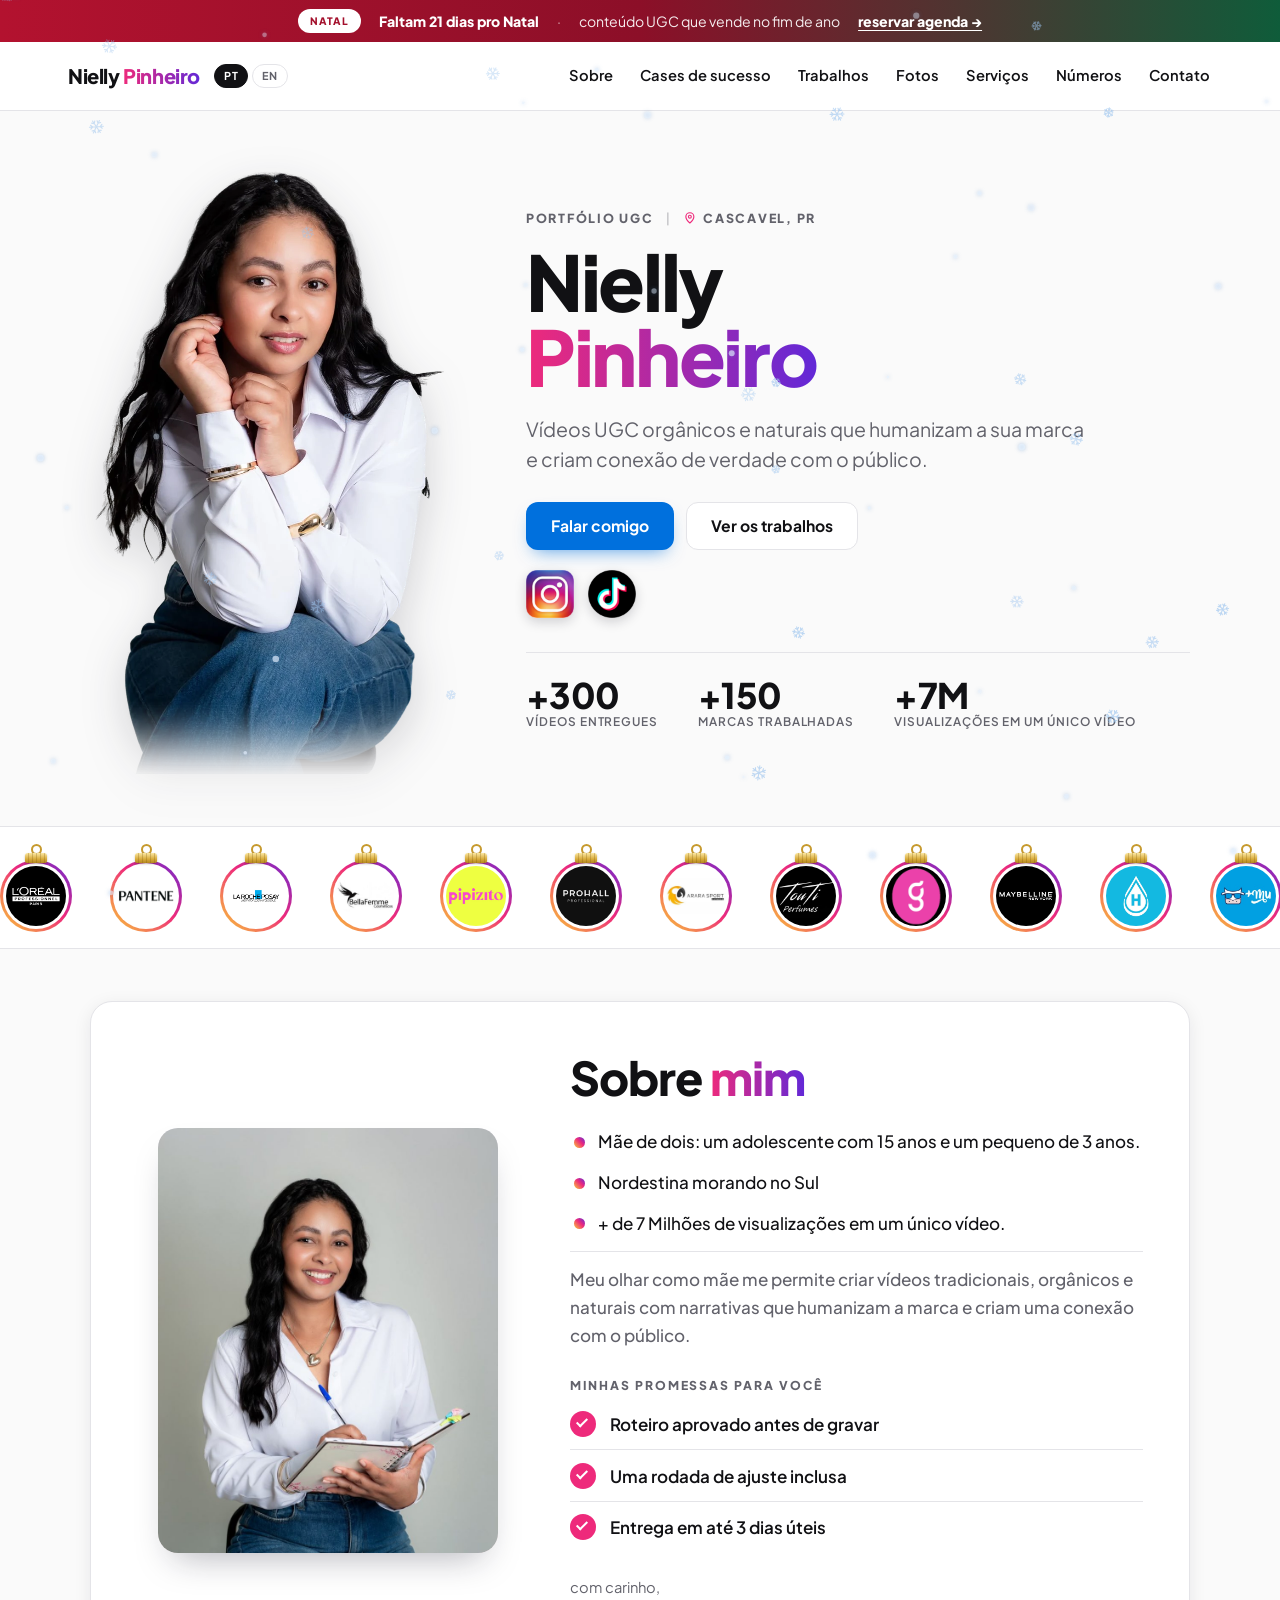
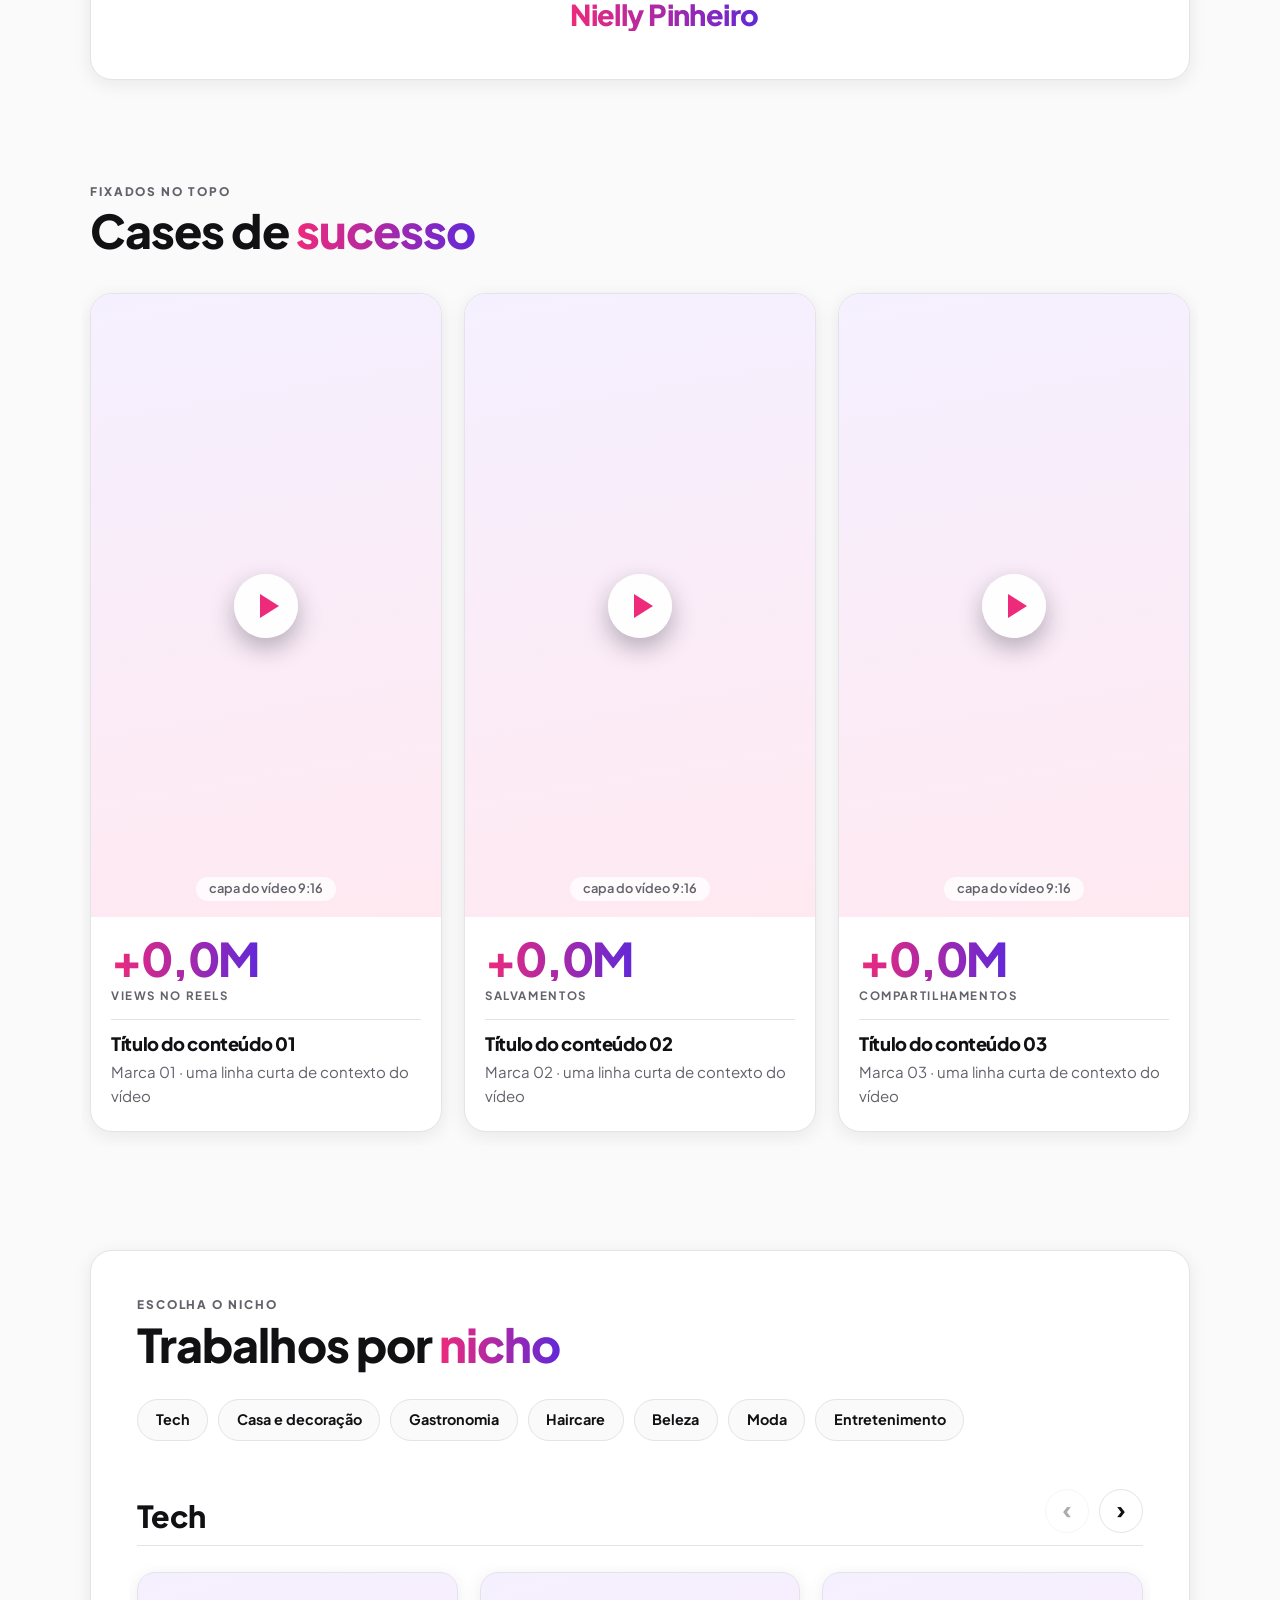
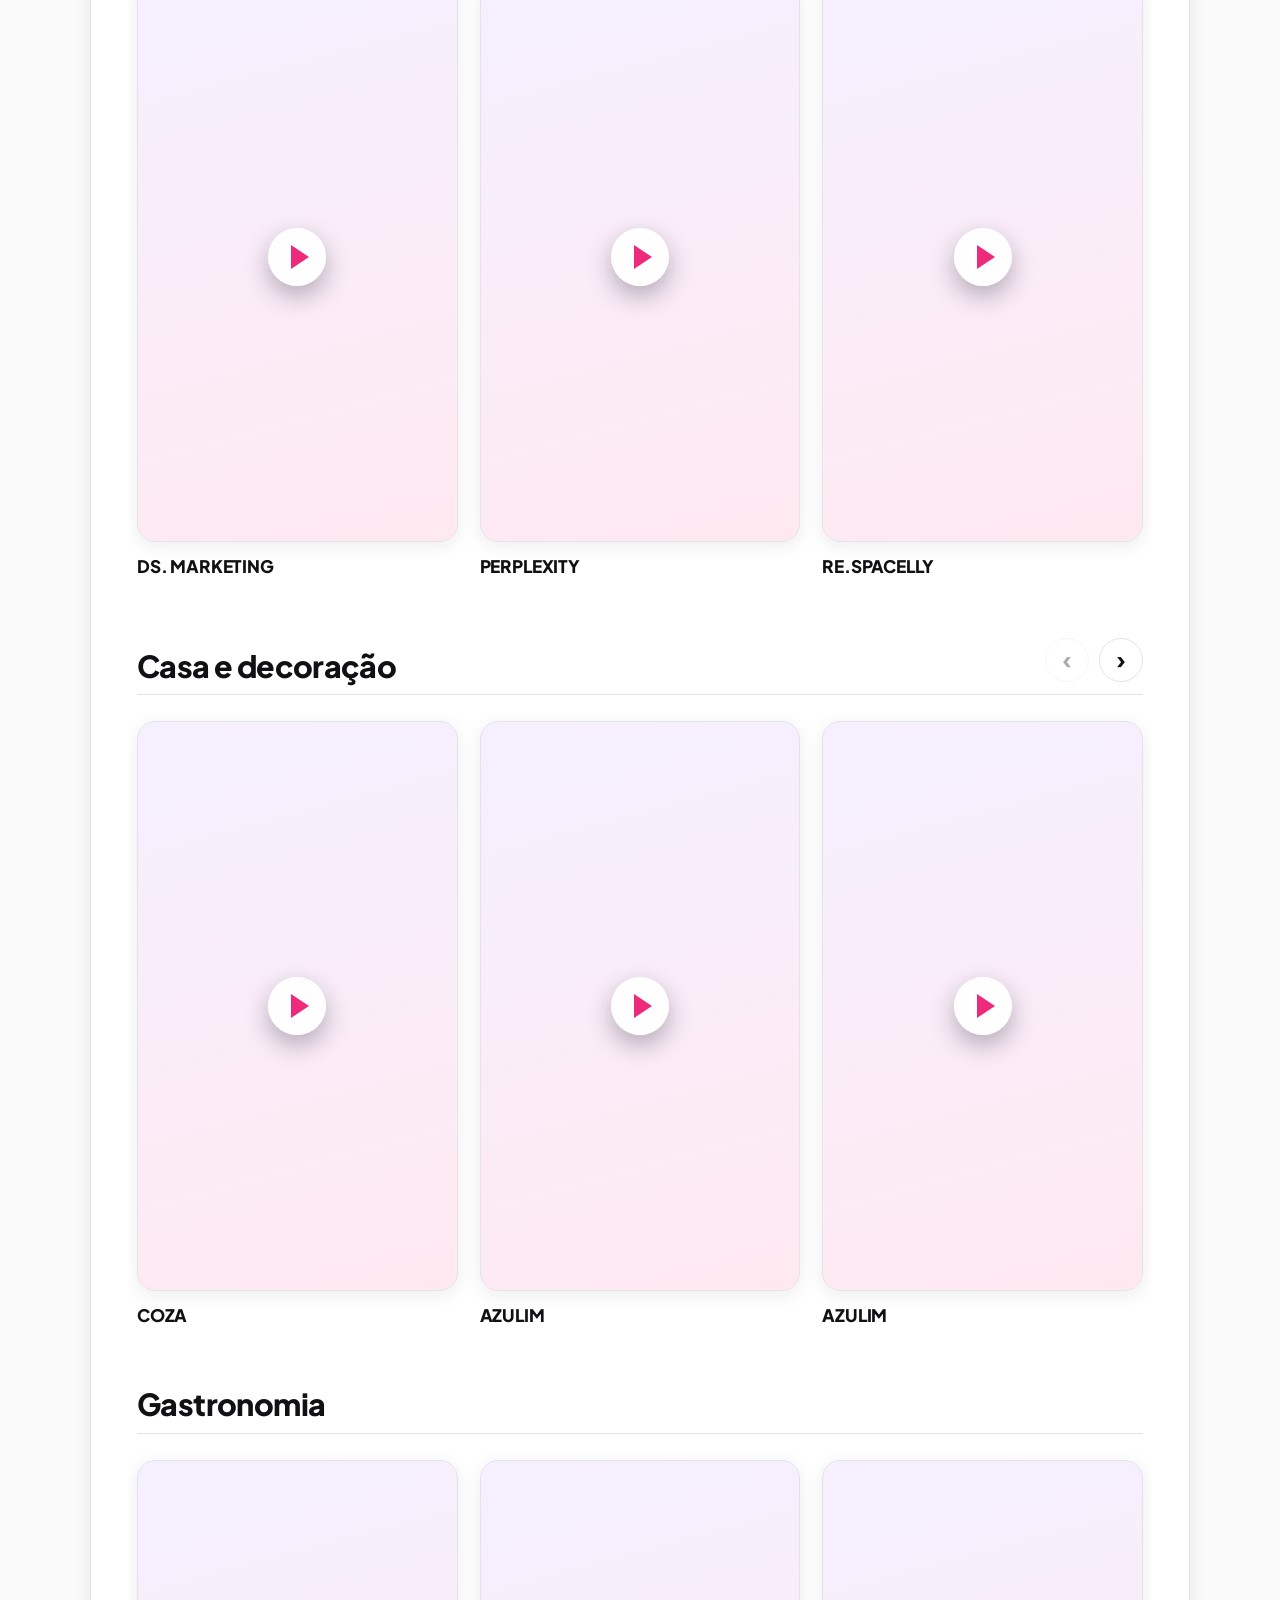
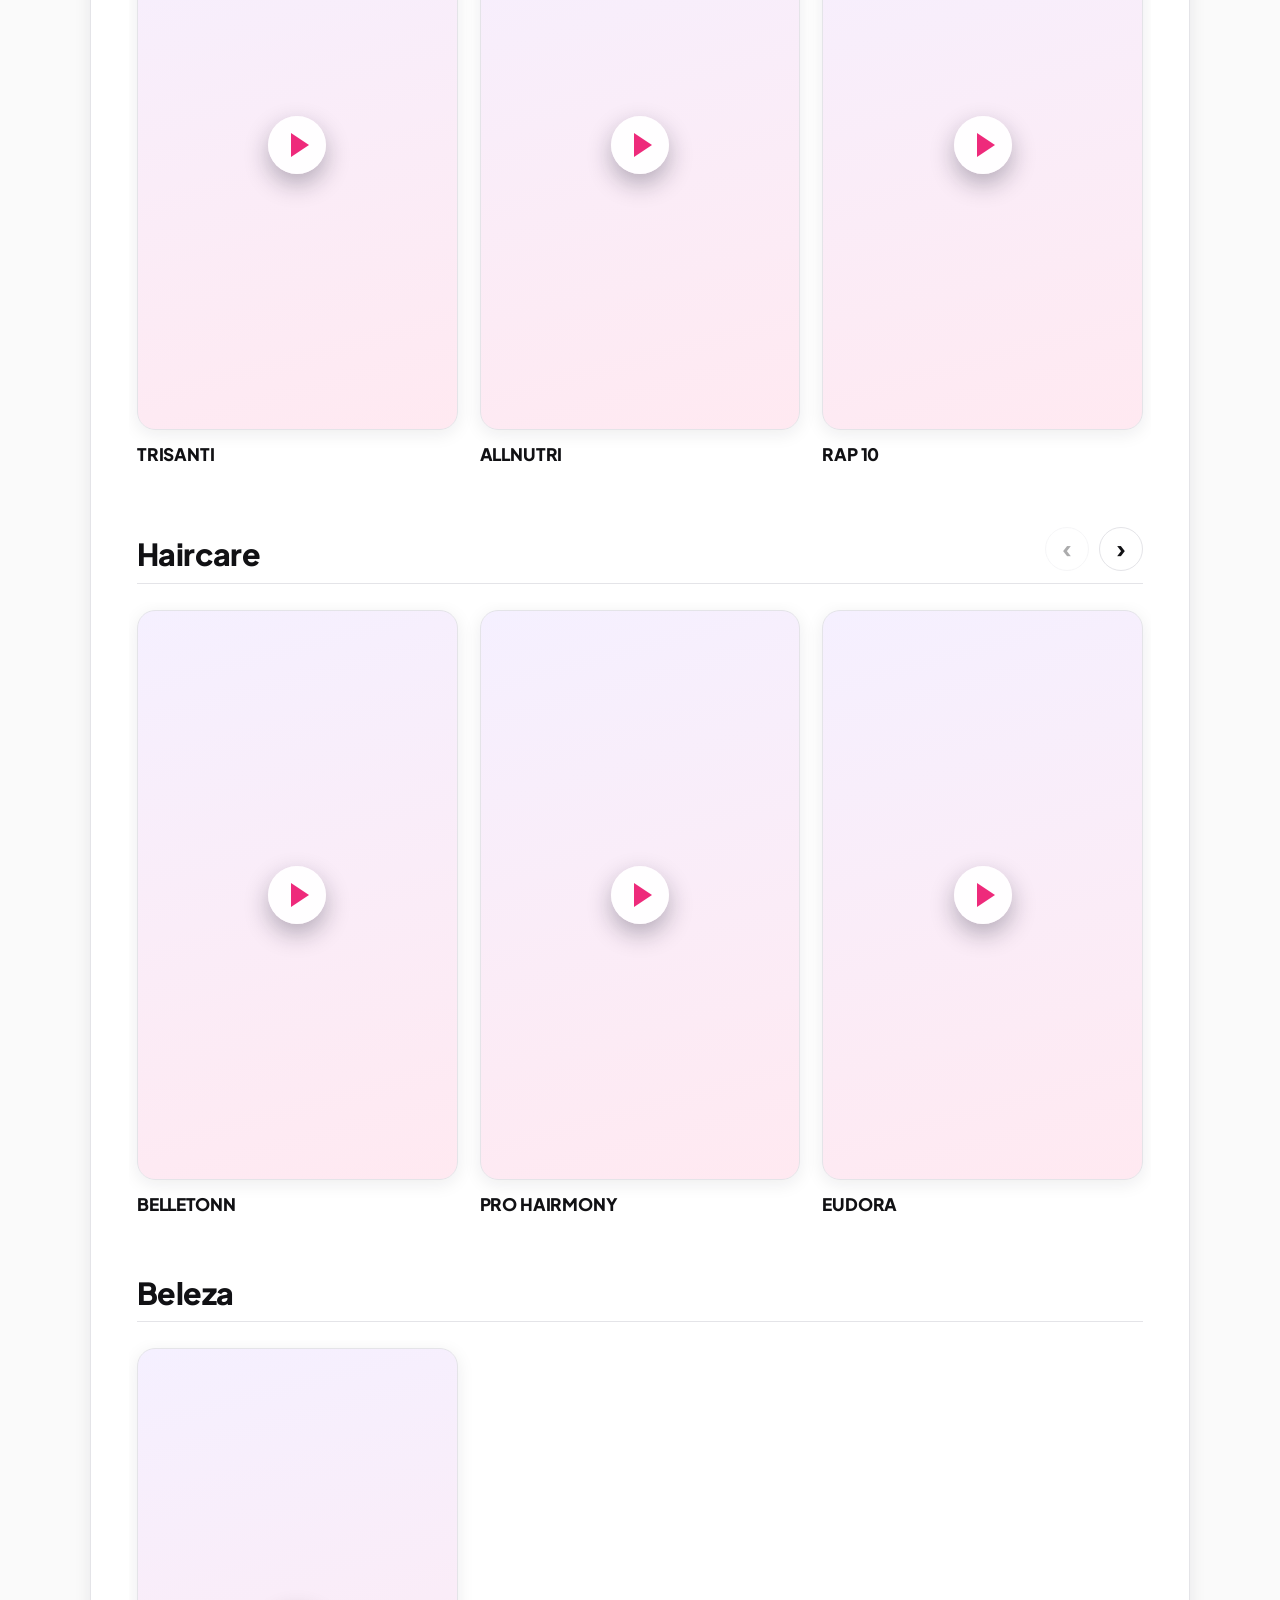
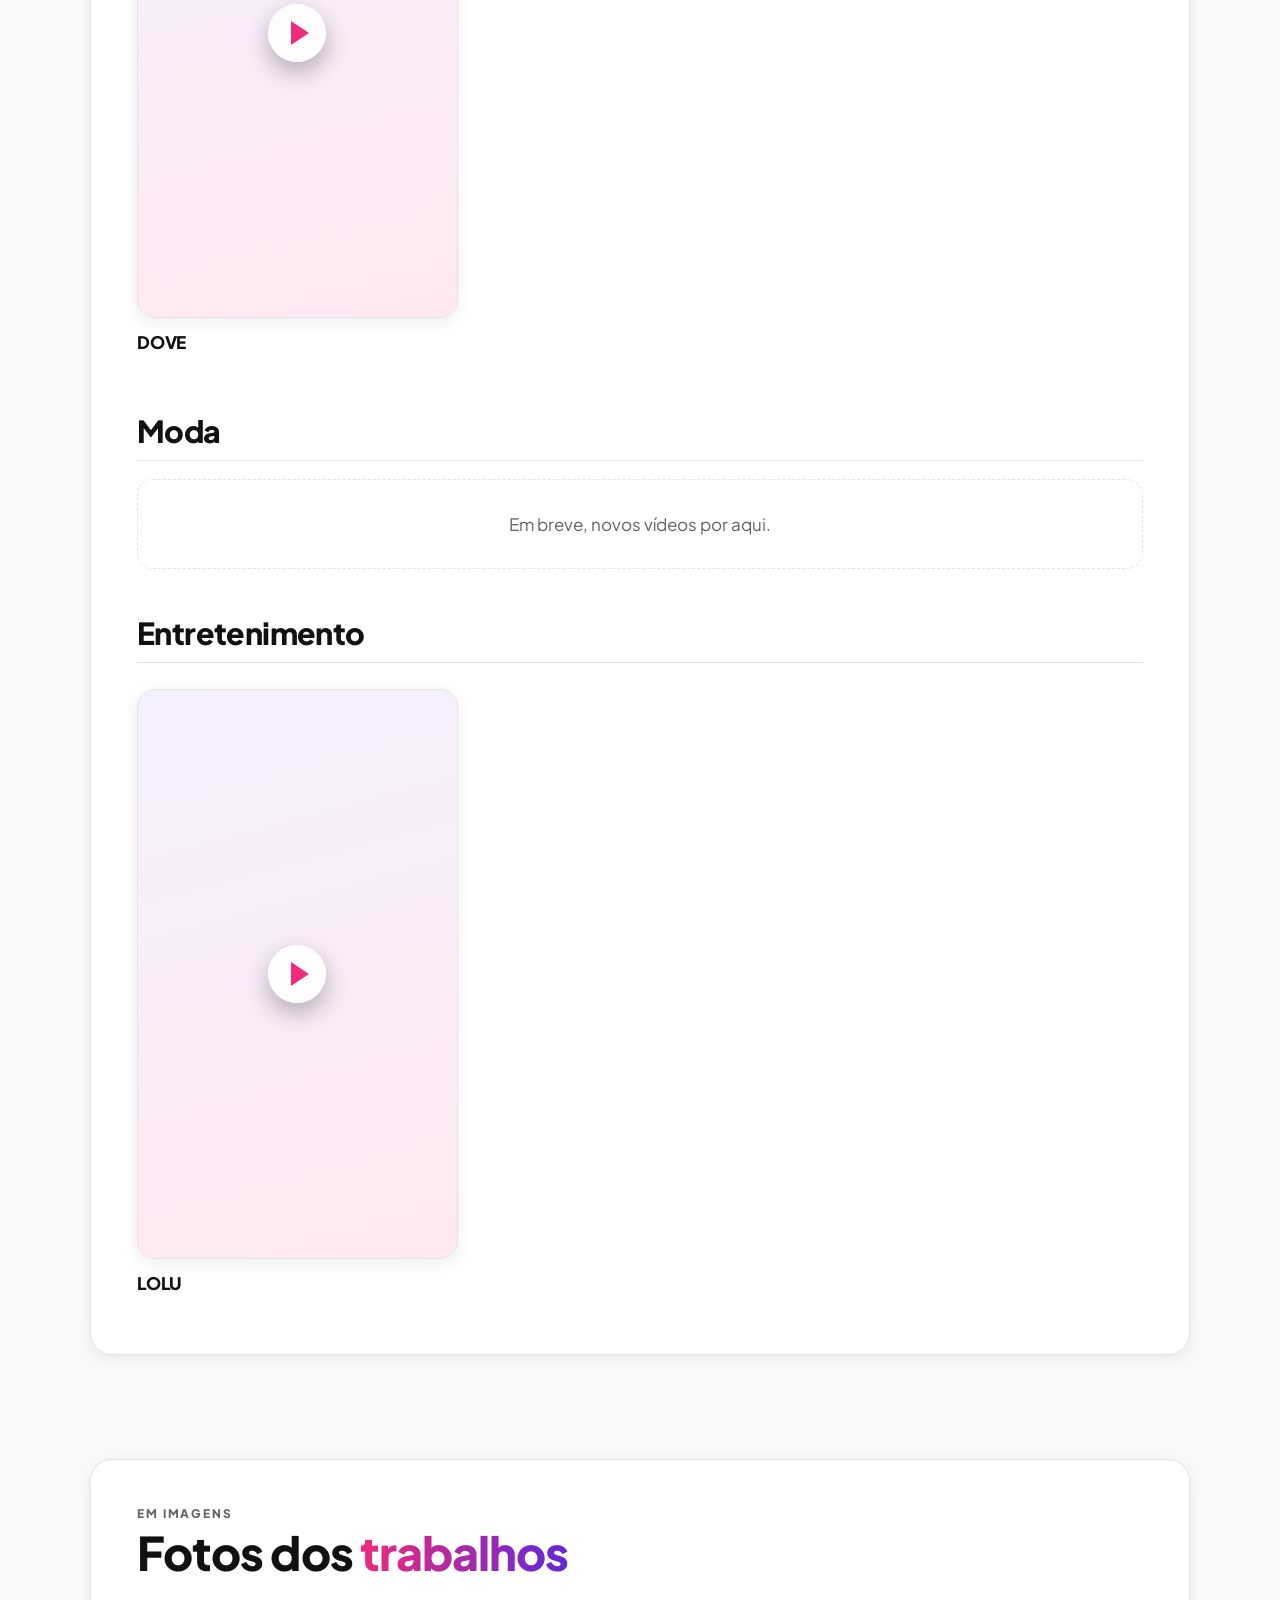
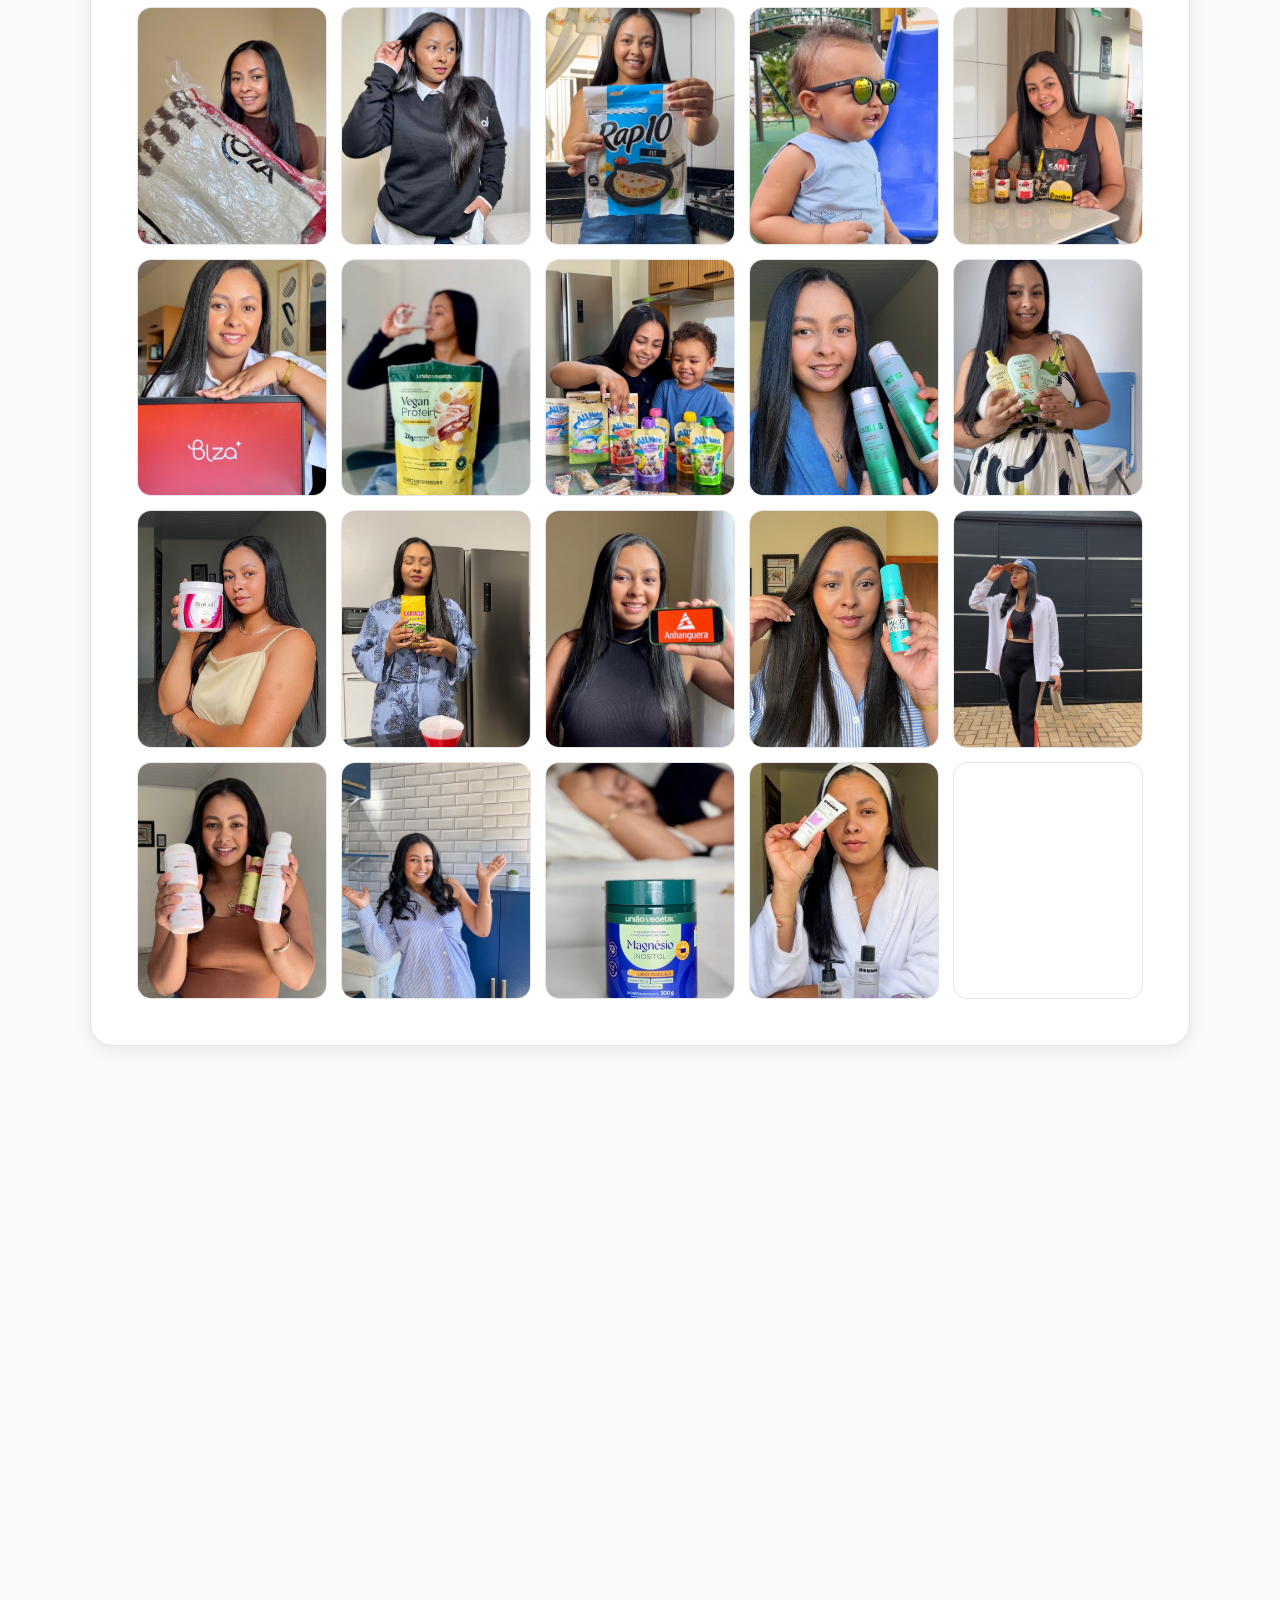
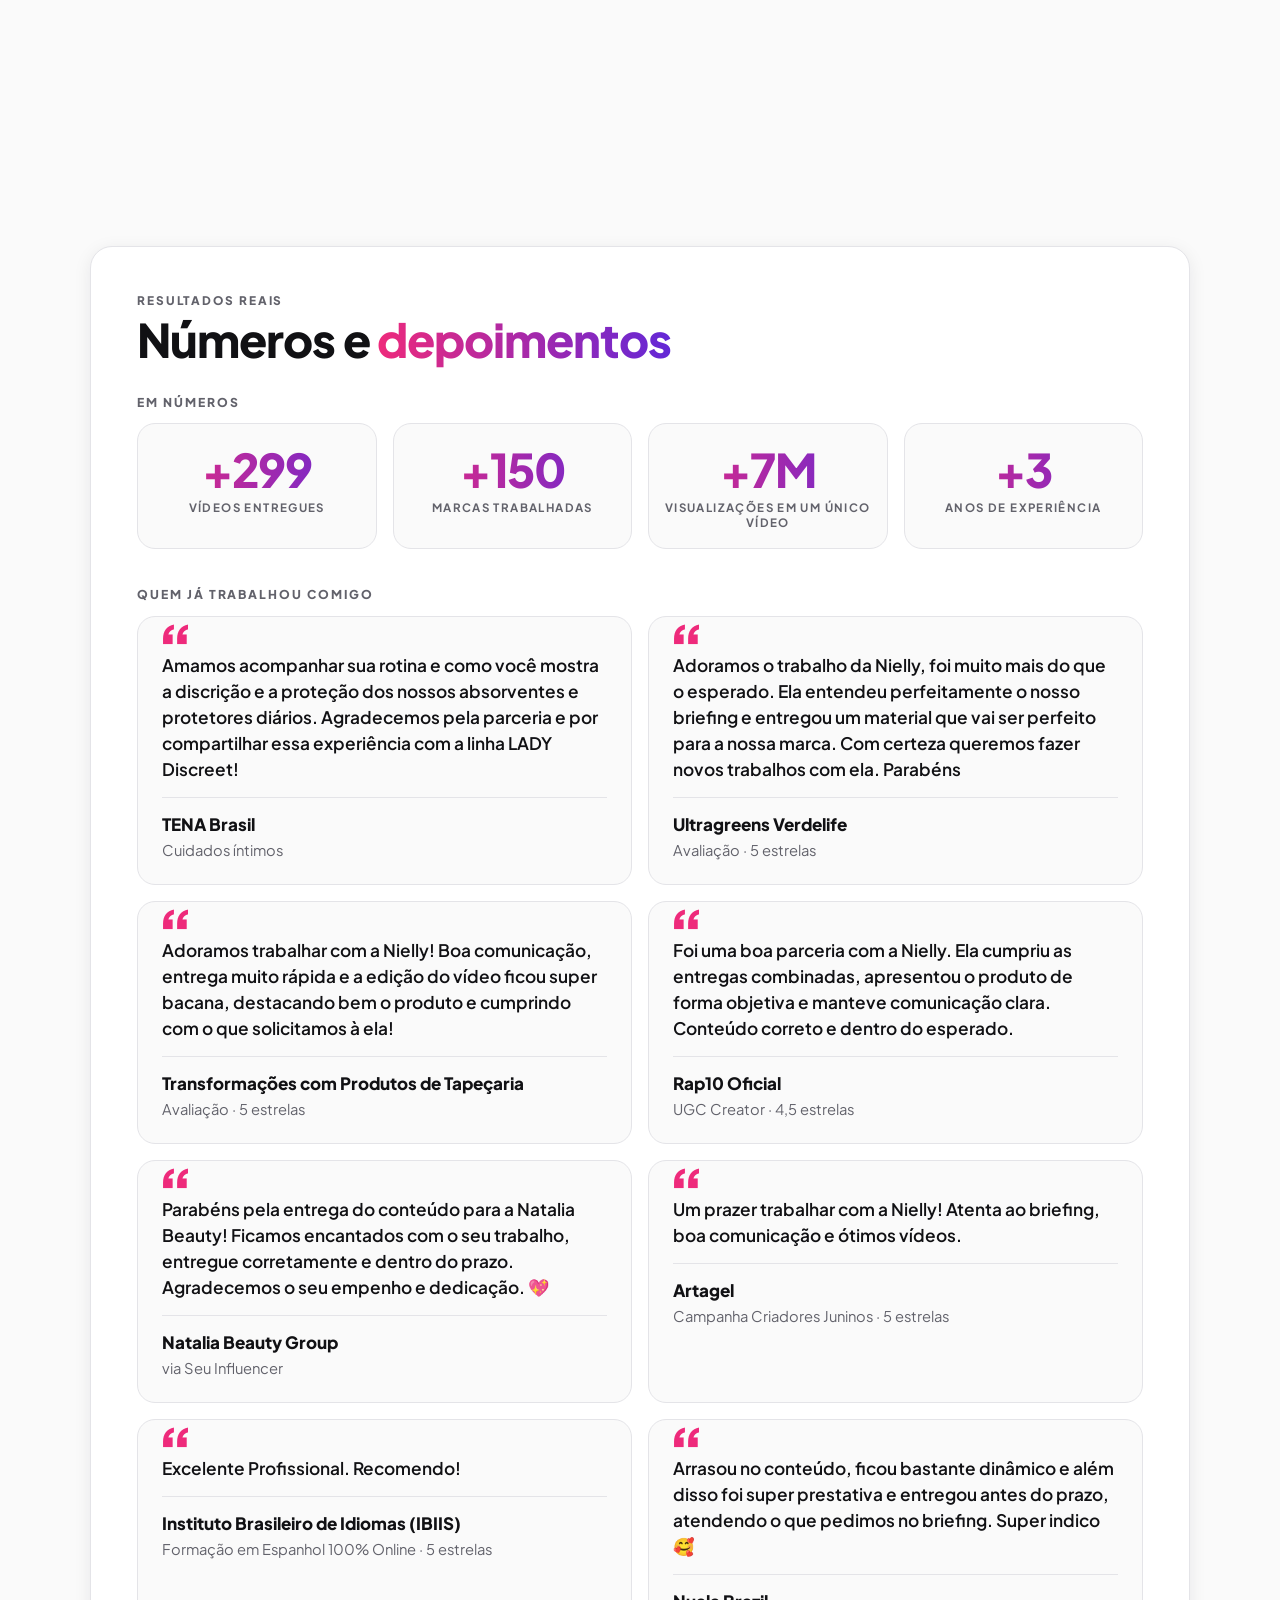
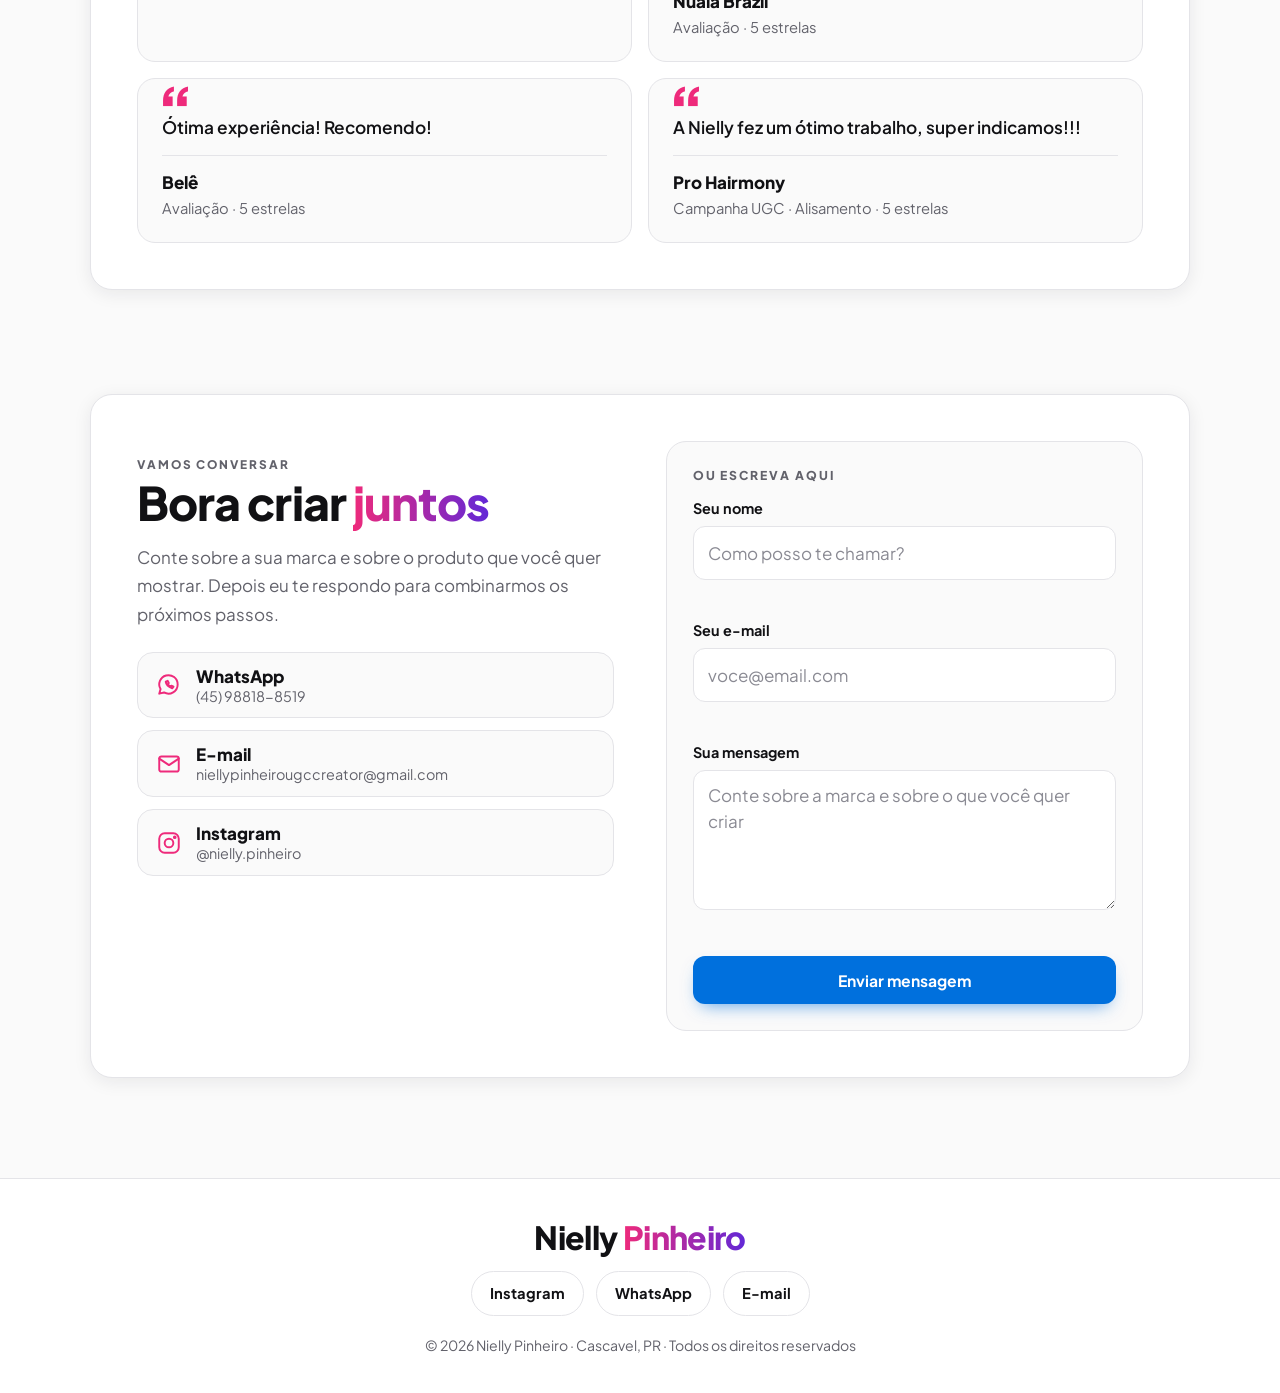
<file: index.html>
<!DOCTYPE html>
<html lang="pt-BR">
<head>
<meta charset="utf-8">
<meta name="viewport" content="width=device-width, initial-scale=1">
<title>Nielly Pinheiro | Portfólio UGC</title>
<meta name="description" content="Portfólio UGC de Nielly Pinheiro: vídeos orgânicos e naturais que humanizam a sua marca. Veja destaques, trabalhos, serviços e fale comigo.">
<meta name="theme-color" content="#ffffff">
<link rel="icon" href="data:image/svg+xml,%3Csvg xmlns='http://www.w3.org/2000/svg' viewBox='0 0 64 64'%3E%3Ccircle cx='32' cy='32' r='30' fill='%23ee2a7b'/%3E%3Ccircle cx='32' cy='32' r='25' fill='none' stroke='%23ffffff' stroke-width='2'/%3E%3Ctext x='32' y='40' text-anchor='middle' font-family='Arial,sans-serif' font-weight='bold' font-size='22' fill='%23ffffff'%3ENP%3C/text%3E%3C/svg%3E">
<link rel="preconnect" href="https://fonts.googleapis.com">
<link rel="preconnect" href="https://fonts.gstatic.com" crossorigin>
<link href="https://fonts.googleapis.com/css2?family=Plus+Jakarta+Sans:wght@400;500;600;700;800&display=swap" rel="stylesheet">
<style>
/* ==========================================================================
   PERFIL DO INSTAGRAM
   Fundo claro, cartões brancos arredondados, anel colorido de "story" e botões azuis.
   Paleta: rosa #ee2a7b, roxo #6228d7, amarelo #f9ce34, azul #0070dd
   ========================================================================== */
:root{
  --fundo:#fafafa; --card:#fff; --linha:#e4e4e8; --tinta:#111114; --suave:#62626b;
  --azul:#0070dd; --azul-esc:#0059b3;
  --rosa:#ee2a7b; --roxo:#6228d7; --amarelo:#f9ce34;
  --gradiente:linear-gradient(45deg,#f9ce34,#ee2a7b 55%,#6228d7);
  --grad-texto:linear-gradient(90deg,#ee2a7b,#6228d7);
  --sombra:0 4px 18px rgba(20,20,40,.08);
  --fonte:"Plus Jakarta Sans",system-ui,-apple-system,"Segoe UI",Roboto,Arial,sans-serif;
  --gutter:clamp(18px,4vw,48px);
  --topo-h:62px;
  --aviso-h:40px;
}
@media (min-width:1000px){:root{--topo-h:68px;--aviso-h:42px}}
html.sem-aviso{--aviso-h:0px}

/* ---------- base ---------- */
*,*::before,*::after{box-sizing:border-box}
html{scroll-behavior:smooth;scroll-padding-top:calc(var(--topo-h) + var(--aviso-h) + 8px);-webkit-text-size-adjust:100%;background:var(--fundo)}
html.travado{overflow:hidden}
body{margin:0;font-family:var(--fonte);font-size:1.0625rem;line-height:1.65;color:var(--tinta);background:var(--fundo);overflow-x:clip;min-height:100vh}
img{max-width:100%;display:block}
h1,h2,h3,h4,p,ul,figure,blockquote{margin:0}
ul{padding:0;list-style:none}
a{color:inherit}
h1,h2,h3,h4{font-family:var(--fonte);font-weight:800;line-height:1.08;letter-spacing:-.02em}
h2{font-size:clamp(1.9rem,4.6vw,2.9rem)}
h2 em,h1 em{font-style:normal;color:var(--rosa);background:var(--grad-texto);-webkit-background-clip:text;background-clip:text;-webkit-text-fill-color:transparent}
::selection{background:var(--rosa);color:#fff}
[hidden]{display:none!important}
.sr-only{position:absolute;width:1px;height:1px;padding:0;margin:-1px;overflow:hidden;clip:rect(0 0 0 0);white-space:nowrap;border:0}
:focus-visible{outline:3px solid var(--azul);outline-offset:3px;border-radius:6px}
.pular{position:fixed;left:12px;top:-70px;z-index:200;background:#fff;color:var(--tinta);padding:10px 16px;border-radius:10px;font-weight:700;box-shadow:var(--sombra);transition:top .2s}
.pular:focus{top:12px}
.wrap{width:min(1100px,100% - 2*var(--gutter));margin-inline:auto}
main,.rodape{position:relative;z-index:1}
/* enfeites do tema antigo (diário de couro) */
.fitas,.elastico,.selo,.cantos,.ornamento{display:none!important}

/* neve caindo sobre a página inteira (não atrapalha os cliques) */
.neve{position:fixed;inset:0;width:100%;height:100%;z-index:60;pointer-events:none}

/* ---------- faixa de Natal ---------- */
.aviso-topo{position:fixed;top:0;left:0;right:0;z-index:52;height:var(--aviso-h);background:linear-gradient(90deg,#b3122f,#8c0f28 50%,#0f5c3a);color:#fff}
html.sem-aviso .aviso-topo{display:none}
.aviso-in{height:100%;display:flex;align-items:center;justify-content:center;gap:clamp(8px,1.6vw,18px);padding:0 var(--gutter);font-size:.88rem;line-height:1;white-space:nowrap}
.aviso-pilula{background:#fff;color:#a30f2b;font:800 .64rem/1 var(--fonte);letter-spacing:.14em;text-transform:uppercase;padding:7px 12px;border-radius:999px}
.aviso-dias{font-weight:800;color:#fff}
.aviso-ponto{opacity:.6}
.aviso-texto{color:rgba(255,255,255,.92)}
.aviso-link{color:#fff;font-weight:800;text-decoration:underline;text-underline-offset:3px}
@media (max-width:760px){.aviso-texto,.aviso-ponto{display:none}.aviso-in{font-size:.8rem}}
@media (max-width:480px){.aviso-link{display:none}.aviso-pilula{font-size:.6rem;padding:6px 9px}.aviso-in{font-size:.76rem}}

/* ---------- menu fixo ---------- */
.topo{position:fixed;top:var(--aviso-h);left:0;right:0;z-index:50;background:rgba(255,255,255,.94);-webkit-backdrop-filter:blur(10px);backdrop-filter:blur(10px);border-bottom:1px solid var(--linha);transition:box-shadow .3s}
.topo.rolou{box-shadow:0 6px 20px rgba(20,20,40,.08)}
.topo-in{display:flex;align-items:center;justify-content:space-between;height:var(--topo-h);padding:0 var(--gutter);max-width:1240px;margin:0 auto}
.marca{font:800 1.25rem/1 var(--fonte);letter-spacing:-.02em;color:var(--tinta);text-decoration:none;white-space:nowrap}
.marca em{font-style:normal;background:var(--grad-texto);-webkit-background-clip:text;background-clip:text;-webkit-text-fill-color:transparent}
.marca-grupo{display:flex;align-items:center;gap:14px}
.idiomas{display:inline-flex;gap:4px}
.idiomas button{font:700 .68rem/1 var(--fonte);letter-spacing:.06em;padding:6px 9px;border-radius:999px;border:1px solid var(--linha);background:#fff;color:var(--suave);cursor:pointer;transition:background .2s,color .2s,border-color .2s}
.idiomas button:hover{border-color:var(--tinta);color:var(--tinta)}
.idiomas button[aria-pressed="true"]{background:var(--tinta);border-color:var(--tinta);color:#fff}
.menu ul{display:flex;gap:clamp(12px,1.8vw,26px)}
.menu a{display:block;padding:8px 2px;font-size:.92rem;font-weight:600;color:var(--tinta);text-decoration:none;border-bottom:2px solid transparent;transition:border-color .2s,color .2s}
.menu a:hover,.menu a[aria-current="true"]{color:var(--rosa);border-bottom-color:var(--rosa)}
.hamb{display:none;width:46px;height:42px;background:#fff;border:2px solid var(--tinta);border-radius:10px;cursor:pointer;align-items:center;justify-content:center}
.hamb-barras,.hamb-barras::before,.hamb-barras::after{display:block;width:20px;height:2px;background:var(--tinta);border-radius:2px;transition:transform .25s,top .25s,background .2s}
.hamb-barras{position:relative}
.hamb-barras::before,.hamb-barras::after{content:"";position:absolute;left:0}
.hamb-barras::before{top:-6px}
.hamb-barras::after{top:6px}
.hamb[aria-expanded="true"] .hamb-barras{background:transparent}
.hamb[aria-expanded="true"] .hamb-barras::before{top:0;transform:rotate(45deg)}
.hamb[aria-expanded="true"] .hamb-barras::after{top:0;transform:rotate(-45deg)}
@media (max-width:999px){
  .hamb{display:inline-flex}
  .menu{display:none;position:absolute;left:0;right:0;top:100%;background:#fff;border-bottom:1px solid var(--linha);padding:6px var(--gutter) 16px;box-shadow:0 16px 24px rgba(20,20,40,.1)}
  .menu.aberto{display:block}
  .menu ul{flex-direction:column;gap:0}
  .menu a{padding:14px 4px;min-height:48px;font-size:1rem;border-bottom:1px solid var(--linha)}
}

/* ---------- cartões, títulos e botões ---------- */
.papel{position:relative;color:var(--tinta);background:var(--card);border:1px solid var(--linha);border-radius:22px;box-shadow:var(--sombra)}
.secao{padding-block:clamp(26px,4.5vw,52px)}
.eyebrow{font:800 .74rem/1.3 var(--fonte);letter-spacing:.16em;text-transform:uppercase;color:var(--suave)}
.cab-papel,.cab-couro{text-align:left;margin-bottom:clamp(20px,3vw,30px)}
.cab-papel h2,.cab-couro h2{margin-top:6px}
.btn{display:inline-flex;align-items:center;justify-content:center;gap:.6rem;min-height:48px;padding:.75rem 1.5rem;border-radius:12px;font:700 .98rem/1.1 var(--fonte);text-decoration:none;border:1.5px solid transparent;cursor:pointer;transition:transform .2s,background-color .2s,color .2s,box-shadow .2s}
.btn:hover{transform:translateY(-2px)}
.btn-creme,.btn-bordo{background:var(--azul);color:#fff;box-shadow:0 8px 18px -8px rgba(0,112,221,.7)}
.btn-creme:hover,.btn-bordo:hover{background:var(--azul-esc)}
.btn-claro,.btn-contorno{background:#fff;color:var(--tinta);border-color:var(--linha)}
.btn-claro:hover,.btn-contorno:hover{border-color:var(--tinta)}
.btn[disabled]{opacity:.65;cursor:progress;transform:none}

/* ---------- fotos ---------- */
.foto-moldura{position:relative}
.foto{position:relative;aspect-ratio:4/5;overflow:hidden;border-radius:20px;display:flex;align-items:flex-end;justify-content:center;padding:14px;background:linear-gradient(160deg,#f5f0ff,#ffe9f1)}
.foto img{position:absolute;inset:0;width:100%;height:100%;object-fit:cover;object-position:50% 30%}
.legenda-ph{position:relative;z-index:1;font:600 .8rem/1.2 var(--fonte);color:var(--suave);background:rgba(255,255,255,.8);padding:.25rem .8rem;border-radius:999px;text-align:center}

/* ---------- 1. capa (perfil) ---------- */
.capa{position:relative;padding-top:calc(var(--topo-h) + var(--aviso-h) + clamp(24px,5vw,56px))}
.capa-grade{display:grid;grid-template-columns:1fr;gap:clamp(22px,4vw,40px);align-items:center;padding-bottom:clamp(30px,5vw,52px);justify-items:center;text-align:center}
@media (min-width:900px){.capa-grade{grid-template-columns:auto 1fr;gap:clamp(40px,6vw,76px);justify-items:stretch;text-align:left}}
/* foto da capa: recortada, sem fundo e sem moldura */
.capa-foto{order:-1;justify-self:center;width:clamp(220px,68vw,290px)}
@media (min-width:900px){.capa-foto{width:clamp(280px,29vw,360px)}}
.capa-foto .foto{aspect-ratio:auto;overflow:visible;border-radius:0;padding:0;background:none}
.capa-foto .foto img{position:static;width:100%;height:auto;object-fit:contain;filter:drop-shadow(0 16px 22px rgba(20,20,40,.18))}
.capa-etiqueta{display:flex;align-items:center;flex-wrap:wrap;justify-content:center;gap:8px 12px;font:800 .78rem/1.3 var(--fonte);letter-spacing:.14em;text-transform:uppercase;color:var(--suave)}
@media (min-width:900px){.capa-etiqueta{justify-content:flex-start}}
.capa-etiqueta .sep{opacity:.5;font-weight:400}
.capa-etiqueta .local{display:inline-flex;align-items:center;gap:6px}
.capa-etiqueta .pin{width:1.1em;height:1.1em;flex:none;fill:none;stroke:var(--rosa);stroke-width:2;stroke-linecap:round;stroke-linejoin:round}
.capa h1{font-size:clamp(2.7rem,8vw,4.8rem);line-height:.98;margin:.22em 0 .26em;letter-spacing:-.03em}
.capa h1 span{display:block}
.capa-frase{font-size:clamp(1.05rem,2.2vw,1.22rem);line-height:1.55;color:var(--suave);max-width:40ch}
@media (max-width:899px){.capa-frase{margin-inline:auto}}
.capa-botoes{display:flex;flex-wrap:wrap;justify-content:center;gap:12px;margin-top:clamp(20px,3vw,28px)}
@media (min-width:900px){.capa-botoes{justify-content:flex-start}}
.capa-redes{display:flex;align-items:center;justify-content:center;gap:14px;margin-top:20px}
@media (min-width:900px){.capa-redes{justify-content:flex-start}}
.rede-logo{display:inline-block;flex:none;width:48px;height:48px;line-height:0;border-radius:24%;box-shadow:0 4px 12px rgba(20,20,40,.18);transition:transform .2s,box-shadow .2s}
.rede-logo.tk{border-radius:50%}
.rede-logo img{width:100%;height:100%;display:block}
.rede-logo:hover,.rede-logo:focus-visible{transform:translateY(-3px) scale(1.06);box-shadow:0 10px 20px rgba(20,20,40,.25)}
.capa-numeros{display:flex;justify-content:center;flex-wrap:wrap;gap:12px clamp(22px,4vw,40px);margin-top:clamp(24px,3.5vw,34px);padding-top:clamp(18px,3vw,24px);border-top:1px solid var(--linha)}
@media (min-width:900px){.capa-numeros{justify-content:flex-start}}
.capa-numeros li{display:flex;flex-direction:column;gap:2px;min-width:0}
.capa-numeros .contador{font:800 clamp(1.6rem,4vw,2.2rem)/1 var(--fonte);color:var(--tinta);letter-spacing:-.02em}
.capa-numeros .rot{font-size:.74rem;letter-spacing:.08em;text-transform:uppercase;line-height:1.3;color:var(--suave);font-weight:600}
.contador{font-variant-numeric:tabular-nums}

/* faixa com as marcas: as logos continuam girando devagar, cada uma dentro de um anel de story */
.faixa{position:relative;z-index:1;overflow:hidden;background:#fff;border-block:1px solid var(--linha)}
.faixa-trilho{display:flex;align-items:center;width:max-content;padding-block:16px;animation:correr 150s linear infinite}
.faixa:hover .faixa-trilho{animation-play-state:paused}
@keyframes correr{to{transform:translateX(-50%)}}
.faixa-item{display:flex;align-items:center;gap:clamp(22px,3vw,38px);padding-right:clamp(22px,3vw,38px);white-space:nowrap}
.faixa-logo{width:clamp(56px,8vw,72px);height:clamp(56px,8vw,72px);border-radius:50%;object-fit:cover;padding:3px;border:3px solid transparent;background:linear-gradient(#fff,#fff) padding-box,var(--gradiente) border-box}
/* cada logo vira uma bolinha de árvore de Natal: o pino dourado (::before) e a argolinha (::after) */
.bolinha{position:relative;display:block;flex:none;line-height:0;padding-top:17px}
.bolinha::before{content:"";position:absolute;z-index:1;left:50%;top:10px;width:22px;height:10px;margin-left:-11px;border-radius:3px 3px 2px 2px;background:repeating-linear-gradient(90deg,rgba(120,84,10,0) 0 3px,rgba(120,84,10,.28) 3px 4px),linear-gradient(180deg,#fbe7a1,#d9ac3c 60%,#b4861f);box-shadow:0 1px 2px rgba(60,40,0,.3)}
.bolinha::after{content:"";position:absolute;left:50%;top:1px;width:11px;height:11px;margin-left:-5.5px;border:2px solid #c79a2e;border-radius:50%}

/* ---------- 2. sobre mim ---------- */
.sobre-grade{display:grid;grid-template-columns:1fr;gap:clamp(26px,4vw,52px);padding:clamp(22px,4vw,46px);align-items:center}
@media (min-width:860px){.sobre-grade{grid-template-columns:minmax(0,.8fr) minmax(0,1.2fr)}}
.sobre-foto{width:min(100%,340px);justify-self:center}
.sobre-foto .foto{box-shadow:0 18px 36px -16px rgba(20,20,40,.35)}
.sobre-texto h2{margin:.1em 0 .4em}
.sobre-fatos{margin-top:.4rem;max-width:58ch}
.sobre-fatos li{position:relative;padding:.4rem 0 .4rem 28px;font-weight:500}
.sobre-fatos li::before{content:"";position:absolute;left:4px;top:1rem;width:11px;height:11px;border-radius:50%;background:var(--gradiente)}
.sobre-fatos li:last-child{margin-top:.5rem;padding-top:.8rem;padding-left:0;border-top:1px solid var(--linha);color:var(--suave)}
.sobre-fatos li:last-child::before{display:none}
.sobre-texto .legenda-lista{margin-top:1.4rem;font:800 .76rem/1.2 var(--fonte);letter-spacing:.16em;text-transform:uppercase;color:var(--suave)}
.promessas{margin-top:.4rem}
.promessas li{display:flex;align-items:center;gap:14px;padding:.7rem 0;border-bottom:1px solid var(--linha);font-weight:600}
.promessas li:last-child{border-bottom:0}
.marca-ok{flex:none;position:relative;width:26px;height:26px;border-radius:50%;background:var(--rosa)}
.marca-ok::after{content:"";position:absolute;left:9px;top:5px;width:6px;height:11px;border:solid #fff;border-width:0 2px 2px 0;transform:rotate(45deg)}
.assinatura{margin-top:1.4rem}
.assin-pre{display:block;font-size:.92rem;color:var(--suave)}
.assin-nome{display:inline-block;font:800 clamp(1.4rem,3.2vw,1.8rem)/1.1 var(--fonte);letter-spacing:-.02em;background:var(--grad-texto);-webkit-background-clip:text;background-clip:text;-webkit-text-fill-color:transparent}
.assinatura svg{display:none}

/* ---------- 3. destaques ---------- */
.destaques{display:flex;flex-direction:column;gap:10px}
.destaques .setas{align-self:flex-end}
.destaques .carrossel .destaque{flex:0 0 calc((100% - 44px)/3);min-width:0;scroll-snap-align:start}
@media (max-width:899px){.destaques .carrossel .destaque{flex-basis:calc((100% - 22px)/2)}}
@media (max-width:559px){.destaques .carrossel{gap:16px}.destaques .carrossel .destaque{flex-basis:80%}}
.destaque{display:flex;flex-direction:column;padding:0;overflow:hidden;text-decoration:none;color:var(--tinta);background:var(--card);border:1px solid var(--linha);border-radius:22px;box-shadow:var(--sombra);transition:transform .3s,box-shadow .3s}
.destaque:hover{transform:translateY(-5px);box-shadow:0 14px 30px -12px rgba(20,20,40,.25)}
.tela{position:relative;aspect-ratio:9/16;overflow:hidden;display:flex;align-items:flex-end;justify-content:center;padding:16px;background:linear-gradient(170deg,#f5f0ff,#ffe9f1)}
.tela img{position:absolute;inset:0;width:100%;height:100%;object-fit:cover}
.tela iframe{position:absolute;inset:0;width:100%;height:100%;border:0}
.tela.tocavel{width:100%;margin:0;border:0;font:inherit;color:inherit;cursor:pointer;-webkit-appearance:none;appearance:none}
.play{position:absolute;left:50%;top:50%;z-index:2;width:64px;height:64px;margin:-32px 0 0 -32px;border-radius:50%;background:rgba(255,255,255,.95);box-shadow:0 10px 24px rgba(20,20,40,.3);transition:transform .25s}
.play::before{content:"";position:absolute;left:26px;top:20px;border-style:solid;border-width:12px 0 12px 19px;border-color:transparent transparent transparent var(--rosa)}
.destaque:hover .play{transform:scale(1.08)}
.destaque-corpo{padding:18px 20px 22px;text-align:left}
.destaque-num{font:800 clamp(2.2rem,4vw,2.9rem)/1 var(--fonte);letter-spacing:-.03em;background:var(--grad-texto);-webkit-background-clip:text;background-clip:text;-webkit-text-fill-color:transparent;display:inline-block}
.destaque-rot{margin:.35rem 0 .9rem;font:700 .72rem/1.3 var(--fonte);letter-spacing:.14em;text-transform:uppercase;color:var(--suave)}
.destaque h3{font-size:1.15rem;padding-top:.9rem;margin-bottom:.35rem;border-top:1px solid var(--linha)}
.destaque-ctx{color:var(--suave);font-size:.94rem}

/* ---------- 4. trabalhos por nicho ---------- */
.trabalhos-pagina{padding:clamp(22px,4vw,46px)}
.filtros{display:flex;flex-wrap:wrap;justify-content:flex-start;gap:10px}
.filtro{display:inline-flex;align-items:center;min-height:42px;padding:.5rem 1.1rem;border-radius:999px;border:1px solid var(--linha);background:var(--fundo);color:var(--tinta);font:700 .9rem/1.1 var(--fonte);text-decoration:none;transition:background-color .2s,color .2s,border-color .2s,transform .2s}
.filtro:hover{background:var(--tinta);border-color:var(--tinta);color:#fff;transform:translateY(-1px)}
.nicho{margin-top:clamp(30px,4.5vw,48px);scroll-margin-top:12px}
.nicho-cab{display:flex;align-items:flex-end;justify-content:space-between;gap:16px;padding-bottom:12px;margin-bottom:18px;border-bottom:1px solid var(--linha)}
.nicho-cab h3{font-size:clamp(1.4rem,3vw,1.9rem);color:var(--tinta)}
.setas{display:flex;gap:10px;flex:none}
.seta{width:44px;height:44px;border-radius:50%;border:1px solid var(--linha);background:#fff;color:var(--tinta);cursor:pointer;display:grid;place-items:center;font:700 1.6rem/1 var(--fonte);padding:0 0 3px;transition:background-color .2s,color .2s,opacity .2s}
.seta:hover:not(:disabled){background:var(--tinta);border-color:var(--tinta);color:#fff}
.seta:disabled{opacity:.35;cursor:default}
.carrossel{position:relative;display:flex;gap:22px;align-items:flex-start;overflow-x:auto;scroll-snap-type:x mandatory;scroll-padding-inline:8px;padding:8px 8px 14px;margin-inline:-8px;overscroll-behavior-x:contain;scrollbar-width:none;-ms-overflow-style:none}
.carrossel::-webkit-scrollbar{display:none}
.trab{flex:0 0 calc((100% - 44px)/3);min-width:0;scroll-snap-align:start;display:block;color:inherit;text-decoration:none}
@media (max-width:899px){.trab{flex-basis:calc((100% - 22px)/2)}}
@media (max-width:559px){.carrossel{gap:16px}.trab{flex-basis:80%}}
.trab-midia{position:relative;overflow:hidden;border-radius:18px;border:1px solid var(--linha);display:flex;align-items:flex-end;justify-content:center;padding:14px;background:linear-gradient(165deg,#f5f0ff,#ffe9f1);box-shadow:var(--sombra);transition:box-shadow .25s,transform .25s}
.trab-midia.v{aspect-ratio:9/16}
.trab-midia.f{aspect-ratio:4/5}
.trab-midia img{position:absolute;inset:0;width:100%;height:100%;object-fit:cover}
.trab-midia.tocavel{width:100%;margin:0;font:inherit;color:inherit;text-align:center;cursor:pointer;-webkit-appearance:none;appearance:none}
.trab-midia iframe{position:absolute;inset:0;width:100%;height:100%;border:0}
.mini-play{position:absolute;right:12px;top:12px;z-index:2;width:34px;height:34px;border-radius:50%;background:rgba(255,255,255,.95);box-shadow:0 4px 10px rgba(20,20,40,.25)}
.mini-play::before{content:"";position:absolute;left:13px;top:9px;border-style:solid;border-width:8px 0 8px 12px;border-color:transparent transparent transparent var(--rosa)}
.trab .play{width:58px;height:58px;margin:-29px 0 0 -29px}
.trab .play::before{left:23px;top:17px;border-width:12px 0 12px 18px}
.trab-midia.tocavel:hover .play{transform:scale(1.08)}
.trab h4{margin-top:14px;font:800 1.08rem/1.2 var(--fonte);letter-spacing:-.01em}
.trab p{color:var(--suave);font-size:.93rem}
.trab .trab-destaque{margin-top:2px;font-weight:700;color:var(--rosa);font-size:.9rem}
a.trab:hover .trab-midia{transform:translateY(-3px);box-shadow:0 14px 28px -12px rgba(20,20,40,.3)}
.midia-previa{position:relative}
.midia-previa iframe.previa{position:absolute;inset:0;z-index:2;width:100%;height:100%;border:0;pointer-events:none}
.trab-midia.previa-ativa .play{opacity:0;transition:opacity .15s}
.nicho-vazio{padding:30px 18px;text-align:center;color:var(--suave);border:1px dashed var(--linha);border-radius:16px}

/* ---------- 4b. fotos ---------- */
.fotos-pagina{padding:clamp(22px,4vw,46px)}
.galeria-fotos{display:grid;grid-template-columns:repeat(2,1fr);gap:clamp(8px,1.4vw,14px)}
@media (min-width:600px){.galeria-fotos{grid-template-columns:repeat(3,1fr)}}
@media (min-width:900px){.galeria-fotos{grid-template-columns:repeat(4,1fr)}}
@media (min-width:1200px){.galeria-fotos{grid-template-columns:repeat(5,1fr)}}
.galeria-fotos img{display:block;width:100%;height:auto;aspect-ratio:4/5;object-fit:cover;border-radius:14px;border:1px solid var(--linha);transition:transform .2s,box-shadow .2s}
.galeria-fotos img:hover{transform:scale(1.025);box-shadow:var(--sombra)}

/* ---------- 5. serviços ---------- */
.servicos{display:grid;grid-template-columns:1fr;gap:clamp(14px,2vw,20px)}
@media (min-width:600px){.servicos{grid-template-columns:repeat(2,1fr)}}
@media (min-width:960px){.servicos{grid-template-columns:repeat(3,1fr)}}
.servico{padding:clamp(22px,3vw,30px);transition:transform .3s,box-shadow .3s}
.servico:hover{transform:translateY(-4px);box-shadow:0 14px 30px -14px rgba(20,20,40,.25)}
.servico-num{display:inline-block;font:800 .9rem/1 var(--fonte);letter-spacing:.14em;background:var(--grad-texto);-webkit-background-clip:text;background-clip:text;-webkit-text-fill-color:transparent}
.servico h3{font-size:1.3rem;margin:.7rem 0 .5rem}
.servico p{color:var(--suave);font-size:.98rem}

/* ---------- 6. números e depoimentos ---------- */
.numeros-pagina{padding:clamp(22px,4vw,46px)}
.sub-legenda{margin:clamp(26px,3.5vw,38px) 0 14px;text-align:left;font:800 .76rem/1.2 var(--fonte);letter-spacing:.16em;text-transform:uppercase;color:var(--suave)}
.numeros-pagina .cab-papel + .sub-legenda{margin-top:0}
.metricas{display:grid;grid-template-columns:repeat(2,1fr);gap:clamp(10px,1.6vw,16px)}
@media (min-width:860px){.metricas{grid-template-columns:repeat(4,1fr)}}
.metrica{text-align:center;padding:22px 10px 18px;background:var(--fundo);border:1px solid var(--linha);border-radius:18px}
.metrica .contador{display:block;font:800 clamp(2rem,4.4vw,2.9rem)/1 var(--fonte);letter-spacing:-.03em;background:var(--grad-texto);-webkit-background-clip:text;background-clip:text;-webkit-text-fill-color:transparent}
.metrica .rot{display:block;margin-top:.5rem;font:700 .72rem/1.3 var(--fonte);letter-spacing:.12em;text-transform:uppercase;color:var(--suave)}
.resultados{display:grid;grid-template-columns:1fr;gap:16px}
@media (min-width:860px){.resultados{grid-template-columns:repeat(3,1fr)}}
.resultado{padding:22px;background:var(--fundo);border:1px solid var(--linha);border-left:5px solid var(--rosa);border-radius:16px}
.resultado-num{font:800 clamp(2rem,4vw,2.6rem)/1 var(--fonte);letter-spacing:-.03em}
.resultado-rot{font-weight:700;margin-top:.3rem}
.resultado-marca{font:700 .74rem/1.3 var(--fonte);letter-spacing:.12em;text-transform:uppercase;color:var(--suave);margin:.15rem 0 .7rem}
.resultado p:last-child{color:var(--suave);font-size:.95rem}
.depoimentos{display:grid;grid-template-columns:1fr;gap:16px}
@media (min-width:860px){.depoimentos{grid-template-columns:repeat(2,1fr)}}
.depoimento{position:relative;padding:36px 24px 22px;background:var(--fundo);border:1px solid var(--linha);border-radius:18px}
.aspas{position:absolute;left:18px;top:-2px;font:800 4rem/1 var(--fonte);color:var(--rosa)}
.depoimento blockquote p{position:relative;font:600 1.08rem/1.5 var(--fonte);color:var(--tinta)}
.depoimento figcaption{margin-top:14px;padding-top:12px;border-top:1px solid var(--linha);display:flex;flex-direction:column}
.depoimento figcaption strong{font-weight:800}
.depoimento figcaption span{color:var(--suave);font-size:.92rem}

/* ---------- 7. contato ---------- */
.contato-grade{display:grid;grid-template-columns:1fr;gap:clamp(26px,4vw,52px);padding:clamp(22px,4vw,46px)}
@media (min-width:900px){.contato-grade{grid-template-columns:1fr 1fr}}
.contato-texto h2{margin-top:.1em}
.contato-texto p{margin-top:1rem;max-width:46ch;color:var(--suave)}
.contato-texto .eyebrow{color:var(--suave)}
.canais{display:grid;gap:12px;margin-top:1.5rem}
.canal{display:flex;align-items:center;gap:14px;min-height:62px;padding:12px 18px;border:1px solid var(--linha);background:var(--fundo);border-radius:16px;text-decoration:none;color:var(--tinta);transition:border-color .2s,transform .2s,box-shadow .2s}
.canal:hover{border-color:var(--rosa);transform:translateX(4px);box-shadow:var(--sombra)}
.canal .icone{flex:none;width:26px;height:26px;color:var(--rosa)}
.canal span{display:flex;flex-direction:column;min-width:0;line-height:1.3}
.canal strong{font-weight:800}
.canal small{font-size:.9rem;overflow-wrap:anywhere;color:var(--suave)}
.form-caixa{align-self:start;padding:clamp(18px,3vw,26px);background:var(--fundo);border:1px solid var(--linha);border-radius:20px}
.form-legenda{font:800 .76rem/1.2 var(--fonte);letter-spacing:.16em;text-transform:uppercase;color:var(--suave);margin-bottom:14px}
.campo{margin-bottom:16px}
.campo label{display:block;font-weight:700;font-size:.9rem;margin-bottom:.35rem}
.campo input,.campo textarea{width:100%;min-height:48px;padding:.75rem .9rem;font:inherit;color:var(--tinta);background:#fff;border:1px solid var(--linha);border-radius:12px}
.campo input:focus,.campo textarea:focus{outline:2px solid var(--azul);outline-offset:1px;border-color:var(--azul)}
.campo textarea{min-height:140px;resize:vertical;line-height:1.5;padding:.75rem .9rem}
.campo ::placeholder{color:#8a8a93;opacity:1}
.campo [aria-invalid="true"]{border-color:#d4183d;box-shadow:0 0 0 1px #d4183d}
.erro{min-height:1.3em;margin-top:.25rem;font-size:.9rem;color:#c0173a}
.form-caixa .btn{width:100%}
.confirmacao{text-align:center;padding:10px 4px}
.confirmacao:focus{outline:none}
.conf-titulo{font-size:clamp(1.6rem,3.6vw,2.1rem);color:var(--tinta);margin-bottom:.6rem}
.conf-botoes{display:flex;flex-wrap:wrap;justify-content:center;gap:12px;margin-top:1.2rem}
.conf-outra{margin-top:1rem;background:none;border:0;color:var(--azul);text-decoration:underline;font:inherit;cursor:pointer;min-height:44px}

/* ---------- cartão de captura ---------- */
.cartao-fundo{position:fixed;inset:0;z-index:100;display:grid;place-items:center;padding:48px 20px 20px;background:rgba(17,17,24,.55);-webkit-backdrop-filter:blur(2px);backdrop-filter:blur(2px);overflow-y:auto;opacity:0;transition:opacity .25s}
.cartao-fundo.aberto{opacity:1}
.cartao{width:min(100%,430px);margin:auto;padding:clamp(34px,5vw,44px) clamp(22px,4vw,32px) 28px;text-align:center;transform:translateY(16px) scale(.98);transition:transform .3s;box-shadow:0 30px 60px -20px rgba(0,0,0,.45)}
.cartao-fundo.aberto .cartao{transform:none}
.cartao:focus{outline:none}
.cartao h2{font-size:clamp(1.5rem,4.4vw,1.9rem);margin-top:.2em}
.cartao .cartao-texto{margin:.8rem 0 1.2rem;color:var(--suave)}
.cartao form{text-align:left}
.cartao .btn{width:100%}
.fechar{position:absolute;top:10px;right:10px;width:40px;height:40px;display:grid;place-items:center;background:#fff;border:1px solid var(--linha);border-radius:50%;color:var(--tinta);cursor:pointer}
.fechar:hover{background:var(--fundo)}
.fechar svg{width:18px;height:18px}

/* ---------- 8. rodapé ---------- */
.rodape{margin-top:clamp(24px,4vw,48px);padding:42px 0 36px;text-align:center;color:var(--tinta);background:#fff;border-top:1px solid var(--linha)}
.rodape-nome{font:800 clamp(1.5rem,4vw,2rem)/1 var(--fonte);letter-spacing:-.02em}
.rodape-nome em{font-style:normal;background:var(--grad-texto);-webkit-background-clip:text;background-clip:text;-webkit-text-fill-color:transparent}
.redes{display:flex;flex-wrap:wrap;justify-content:center;gap:8px 12px;margin:18px 0}
.redes a{display:inline-block;padding:9px 18px;color:var(--tinta);text-decoration:none;border:1px solid var(--linha);border-radius:999px;font-weight:700;font-size:.92rem;transition:background-color .2s,color .2s,border-color .2s}
.redes a:hover{background:var(--tinta);border-color:var(--tinta);color:#fff}
.rodape small{display:block;font-size:.88rem;color:var(--suave)}

/* ---------- entrada suave ao rolar ---------- */
.revela{opacity:0;transform:translateY(22px);transition:opacity .7s cubic-bezier(.2,.7,.2,1) var(--d,0ms),transform .7s cubic-bezier(.2,.7,.2,1) var(--d,0ms)}
.revela.visivel{opacity:1;transform:none}

/* ---------- movimento reduzido ---------- */
@media (prefers-reduced-motion:reduce){
  html{scroll-behavior:auto}
  *,*::before,*::after{animation-duration:.001ms!important;animation-iteration-count:1!important;transition-duration:.001ms!important;transition-delay:0ms!important}
  .revela{opacity:1;transform:none}
  .faixa-trilho{animation:none;width:auto;flex-wrap:wrap;justify-content:center}
  .faixa-item.dup{display:none}
}

.sobre-foto .foto-moldura.papel{background:none;border:0;box-shadow:none;border-radius:0}
</style>
<noscript><style>.revela{opacity:1!important;transform:none!important}</style></noscript>
<script>
/* Faixa de Natal: conta sozinha os dias que faltam para o dia 25 de dezembro.
   Aparece quando faltam 120 dias ou menos, e some depois do Natal até a próxima temporada. */
(function () {
  var hoje = new Date(), ano = hoje.getFullYear();
  function dias(a) {
    return Math.round((Date.UTC(a, 11, 25) - Date.UTC(hoje.getFullYear(), hoje.getMonth(), hoje.getDate())) / 86400000);
  }
  var d = dias(ano);
  if (d < 0) d = dias(ano + 1);
  var mostrar = d >= 0 && d <= 120;
  if (!mostrar) document.documentElement.classList.add("sem-aviso");
  document.addEventListener("DOMContentLoaded", function () {
    var el = document.getElementById("avisoDias");
    if (!el || !mostrar) return;
    el.textContent = d === 0 ? "Hoje é Natal!" : d === 1 ? "Falta 1 dia pro Natal" : "Faltam " + d + " dias pro Natal";
  });
})();
</script>
</head>
<body>
<a class="pular" href="#conteudo">Pular para o conteúdo</a>

<!-- Três fitas marcadoras de página e o elástico do diário (decorativos) -->
<div class="fitas" aria-hidden="true"><i class="fita f1"></i><i class="fita f2"></i><i class="fita f3"></i></div>
<div class="elastico" aria-hidden="true"></div>

<div class="aviso-topo" id="avisoTopo" role="region" aria-label="Aviso">
  <div class="aviso-in">
    <span class="aviso-pilula">Natal</span>
    <b class="aviso-dias" id="avisoDias"></b>
    <span class="aviso-ponto" aria-hidden="true">·</span>
    <span class="aviso-texto">conteúdo UGC que vende no fim de ano</span>
    <a class="aviso-link" href="#contato">reservar agenda →</a>
  </div>
</div>

<header class="topo" id="topo">
  <div class="topo-in">
    <div class="marca-grupo">
      <a class="marca" href="#capa" aria-label="Nielly Pinheiro, voltar ao início">Nielly <em>Pinheiro</em></a>
      <div class="idiomas" role="group" aria-label="Idioma">
        <button type="button" data-idioma="pt" aria-pressed="true" title="Português">PT</button>
        <button type="button" data-idioma="en" aria-pressed="false" title="English">EN</button>
      </div>
    </div>
    <button class="hamb" id="hamb" type="button" aria-expanded="false" aria-controls="menu">
      <span class="sr-only">Abrir menu</span><span class="hamb-barras" aria-hidden="true"></span>
    </button>
    <nav class="menu" id="menu" aria-label="Menu principal">
      <ul>
        <li><a href="#sobre">Sobre</a></li>
        <li><a href="#destaques">Cases de sucesso</a></li>
        <li><a href="#trabalhos">Trabalhos</a></li>
        <li><a href="#fotos">Fotos</a></li>
        <li><a href="#servicos">Serviços</a></li>
        <li><a href="#numeros">Números</a></li>
        <li><a href="#contato">Contato</a></li>
      </ul>
    </nav>
  </div>
</header>

<main id="conteudo" tabindex="-1">
<noscript><p style="padding:100px 24px 24px;color:#f6efe2;text-align:center">Ative o JavaScript no navegador para ver o portfólio completo.</p></noscript>

<!-- ============ 1. CAPA ============ -->
<section id="capa" class="capa" aria-labelledby="capa-titulo">
  <div class="wrap capa-grade">
    <div class="capa-texto">
      <p class="capa-etiqueta revela"><span>Portfólio UGC</span><span class="sep" aria-hidden="true">|</span><span class="local"><svg class="pin" viewBox="0 0 24 24" aria-hidden="true" focusable="false"><path d="M12 21s-7-6.2-7-11a7 7 0 0 1 14 0c0 4.8-7 11-7 11z"/><circle cx="12" cy="10" r="2.5"/></svg>Cascavel, PR</span></p>
      <h1 id="capa-titulo" class="revela" style="--d:80ms"><span>Nielly</span><span><em>Pinheiro</em></span></h1>
      <p class="capa-frase revela" style="--d:160ms">Vídeos UGC orgânicos e naturais que humanizam a sua marca e criam conexão de verdade com o público.</p>
      <div class="capa-botoes revela" style="--d:240ms">
        <a class="btn btn-creme" href="#contato">Falar comigo</a>
        <a class="btn btn-claro" href="#trabalhos">Ver os trabalhos</a>
      </div>
      <div class="capa-redes revela" style="--d:280ms">
        <a class="rede-logo ig" data-contato="instagram" href="https://www.instagram.com/nielly.pinheiro/" target="_blank" rel="noopener noreferrer"><img src="logos/instagram.png" alt="" width="52" height="52" decoding="async"><span class="sr-only">Instagram</span><span class="sr-only">(abre em nova aba)</span></a>
        <a class="rede-logo tk" data-contato="tiktok" href="#" target="_blank" rel="noopener noreferrer" hidden><img src="logos/tiktok.png" alt="" width="52" height="52" decoding="async"><span class="sr-only">TikTok</span><span class="sr-only">(abre em nova aba)</span></a>
      </div>
      <!-- Os três números vêm da lista METRICAS (script, no fim do arquivo) -->
      <ul class="capa-numeros revela" id="capaNumeros" style="--d:320ms" aria-label="Números da Nielly"></ul>
    </div>

    <figure class="capa-foto revela" style="--d:200ms">
      <div class="foto-moldura">
        <!-- COMO TROCAR A FOTO: coloque a imagem na mesma pasta do index.html e escreva o nome dela
             em PERFIL.fotoCapa no começo do script (ex.: "nielly.jpg"). Formato ideal: 4:5, até 200 KB. -->
        <div class="foto" data-foto="capa" role="img" aria-label="Espaço reservado para a foto de Nielly Pinheiro, formato 4:5">
          <span class="legenda-ph">foto da creator 4:5</span>
        </div>
        <span class="selo" aria-hidden="true"><span data-iniciais>NP</span></span>
      </div>
    </figure>
  </div>

  <!-- Faixa fina com os nomes das marcas (lista MARCAS no script) -->
  <div class="faixa" role="region" aria-label="Marcas com quem já trabalhei">
    <ul class="sr-only" id="faixaLista"></ul>
    <div class="faixa-trilho" id="faixaTrilho" aria-hidden="true"></div>
  </div>
</section>

<!-- ============ 2. SOBRE MIM ============ -->
<section id="sobre" class="secao" aria-labelledby="sobre-titulo">
  <div class="wrap">
    <div class="papel pagina sobre-grade revela">
      <figure class="sobre-foto">
        <div class="foto-moldura papel">
          <!-- COMO TROCAR A FOTO: escreva o nome do arquivo em PERFIL.fotoSobre (começo do script). Formato 4:5. -->
          <div class="foto" data-foto="sobre" role="img" aria-label="Espaço reservado para a foto de Nielly Pinheiro, formato 4:5">
            <span class="legenda-ph">foto da creator 4:5</span>
          </div>
          <span class="cantos" aria-hidden="true"></span>
          <span class="selo" aria-hidden="true"><span data-iniciais>NP</span></span>
        </div>
      </figure>
      <div class="sobre-texto">
        <h2 id="sobre-titulo">Sobre <em>mim</em></h2>
        <span class="ornamento esq" aria-hidden="true"></span>
        <ul class="sobre-fatos">
          <li>Mãe de dois: um adolescente com 15 anos e um pequeno de 3 anos.</li>
          <li>Nordestina morando no Sul</li>
          <li>+ de 7 Milhões de visualizações em um único vídeo.</li>
          <li>Meu olhar como mãe me permite criar vídeos tradicionais, orgânicos e naturais com narrativas que humanizam a marca e criam uma conexão com o público.</li>
        </ul>
        <p class="legenda-lista">Minhas promessas para você</p>
        <ul class="promessas">
          <li><span class="marca-ok" aria-hidden="true"></span>Roteiro aprovado antes de gravar</li>
          <li><span class="marca-ok" aria-hidden="true"></span>Uma rodada de ajuste inclusa</li>
          <li><span class="marca-ok" aria-hidden="true"></span>Entrega em até 3 dias úteis</li>
        </ul>
        <p class="assinatura">
          <span class="assin-pre">com carinho,</span>
          <span class="assin-nome">Nielly Pinheiro</span>
          <svg viewBox="0 0 220 14" aria-hidden="true" focusable="false"><path d="M2 9 C 30 2, 50 14, 80 7 S 140 3, 170 9 S 205 8, 218 5" fill="none" stroke="#c9a227" stroke-width="2" stroke-linecap="round"/></svg>
        </p>
      </div>
    </div>
  </div>
</section>

<!-- ============ 3. CASES DE SUCESSO ============ -->
<section id="destaques" class="secao" aria-labelledby="destaques-titulo">
  <div class="wrap">
    <div class="cab-couro revela">
      <p class="eyebrow">fixados no topo</p>
      <h2 id="destaques-titulo">Cases de <em>sucesso</em></h2>
      <span class="ornamento" aria-hidden="true"></span>
    </div>
    <!-- Os cards são montados a partir da lista DESTAQUES (script, no fim do arquivo), ou dos vídeos do
         painel que tiverem o campo "Destaque" preenchido (até 5).
         LINK DO VÍDEO: campo "link" de cada item.  CAPA DO VÍDEO (imagem vertical 9:16): campo "capa". -->
    <div class="destaques" id="destaquesLista"></div>
  </div>
</section>

<!-- ============ 4. TRABALHOS POR NICHO ============ -->
<section id="trabalhos" class="secao" aria-labelledby="trabalhos-titulo">
  <div class="wrap">
    <div class="papel pagina trabalhos-pagina revela">
      <div class="cab-papel">
        <p class="eyebrow">escolha o nicho</p>
        <h2 id="trabalhos-titulo">Trabalhos por <em>nicho</em></h2>
        <span class="ornamento" aria-hidden="true"></span>
      </div>
      <nav class="filtros" id="filtros" aria-label="Ir para um nicho"></nav>
      <!-- Cada nicho vira um carrossel, montado a partir da lista TRABALHOS (script, no fim do arquivo). -->
      <div id="nichos"></div>
    </div>
  </div>
</section>

<!-- ============ 4B. FOTOS ============ -->
<section id="fotos" class="secao" aria-labelledby="fotos-titulo">
  <div class="wrap">
    <div class="papel pagina fotos-pagina">
      <div class="cab-papel">
        <p class="eyebrow">em imagens</p>
        <h2 id="fotos-titulo">Fotos dos <em>trabalhos</em></h2>
        <span class="ornamento" aria-hidden="true"></span>
      </div>
      <!-- Cada foto vira uma miniatura, montada a partir da lista FOTOS (script, no fim do arquivo). -->
      <div class="galeria-fotos" id="galeriaFotos"></div>
    </div>
  </div>
</section>

<!-- ============ 5. COMO EU TE AJUDO ============ -->
<section id="servicos" class="secao" aria-labelledby="servicos-titulo">
  <div class="wrap">
    <div class="cab-couro revela">
      <p class="eyebrow">o que eu faço</p>
      <h2 id="servicos-titulo">Como eu te <em>ajudo</em></h2>
      <span class="ornamento" aria-hidden="true"></span>
    </div>
    <div class="servicos" id="servicosLista"></div>
  </div>
</section>

<!-- ============ 6. NÚMEROS E DEPOIMENTOS (uma seção, um título) ============ -->
<section id="numeros" class="secao" aria-labelledby="numeros-titulo">
  <div class="wrap">
    <div class="papel pagina numeros-pagina revela">
      <div class="cab-papel">
        <p class="eyebrow">resultados reais</p>
        <h2 id="numeros-titulo">Números e <em>depoimentos</em></h2>
        <span class="ornamento" aria-hidden="true"></span>
      </div>

      <p class="sub-legenda">em números</p>
      <ul class="metricas" id="metricasLista" aria-label="Métricas"></ul>

      <!-- Oculto até ter números reais de campanha. Para voltar a mostrar, tire o "hidden" das duas linhas abaixo. -->
      <p class="sub-legenda" hidden>resultados de campanha</p>
      <div class="resultados" id="resultadosLista" hidden></div>

      <p class="sub-legenda">quem já trabalhou comigo</p>
      <div class="depoimentos" id="depoimentosLista"></div>
    </div>
  </div>
</section>

<!-- ============ 7. BORA CRIAR JUNTOS ============ -->
<section id="contato" class="secao" aria-labelledby="contato-titulo">
  <div class="wrap">
    <div class="papel pagina contato-grade revela">
      <div class="contato-texto">
        <p class="eyebrow">vamos conversar</p>
        <h2 id="contato-titulo">Bora criar <em>juntos</em></h2>
        <span class="ornamento esq" aria-hidden="true"></span>
        <p>Conte sobre a sua marca e sobre o produto que você quer mostrar. Depois eu te respondo para combinarmos os próximos passos.</p>
        <!-- Os endereços e textos destes botões vêm de PERFIL (script). Os valores abaixo servem se o script não carregar. -->
        <ul class="canais">
          <li>
            <a class="canal" data-contato="whatsapp" href="https://wa.me/5545988188519" target="_blank" rel="noopener noreferrer">
              <svg class="icone" viewBox="0 0 24 24" aria-hidden="true" focusable="false" fill="none" stroke="currentColor" stroke-width="1.8" stroke-linecap="round" stroke-linejoin="round"><path d="M20 11.5a8.5 8.5 0 0 1-12.6 7.4L3 20l1.2-4.2A8.5 8.5 0 1 1 20 11.5z"/><path d="M9 9c.3 2.3 2.7 4.7 6 6l1.2-1.4-2-1-.9.7c-.9-.4-1.8-1.3-2.2-2.2l.7-.9-1-2z"/></svg>
              <span><strong>WhatsApp</strong><small data-texto="whatsapp">(45) 98818-8519</small></span>
              <span class="sr-only">(abre em nova aba)</span>
            </a>
          </li>
          <li>
            <a class="canal" data-contato="email" href="mailto:niellypinheirougccreator@gmail.com">
              <svg class="icone" viewBox="0 0 24 24" aria-hidden="true" focusable="false" fill="none" stroke="currentColor" stroke-width="1.8" stroke-linecap="round" stroke-linejoin="round"><rect x="3" y="5" width="18" height="14" rx="2"/><path d="M3 7l9 6 9-6"/></svg>
              <span><strong>E-mail</strong><small data-texto="email">niellypinheirougccreator@gmail.com</small></span>
            </a>
          </li>
          <li>
            <a class="canal" data-contato="instagram" href="https://www.instagram.com/nielly.pinheiro/" target="_blank" rel="noopener noreferrer">
              <svg class="icone" viewBox="0 0 24 24" aria-hidden="true" focusable="false" fill="none" stroke="currentColor" stroke-width="1.8" stroke-linecap="round" stroke-linejoin="round"><rect x="3" y="3" width="18" height="18" rx="5"/><circle cx="12" cy="12" r="4"/><circle cx="17.3" cy="6.7" r=".8" fill="currentColor"/></svg>
              <span><strong>Instagram</strong><small data-texto="instagram">@nielly.pinheiro</small></span>
              <span class="sr-only">(abre em nova aba)</span>
            </a>
          </li>
        </ul>
      </div>

      <div class="form-caixa">
        <p class="form-legenda">ou escreva aqui</p>
        <form id="formContato" novalidate>
          <div class="campo">
            <label for="c-nome">Seu nome</label>
            <input id="c-nome" name="nome" type="text" autocomplete="name" placeholder="Como posso te chamar?" required aria-describedby="c-nome-erro">
            <p class="erro" id="c-nome-erro"></p>
          </div>
          <div class="campo">
            <label for="c-email">Seu e-mail</label>
            <input id="c-email" name="email" type="email" autocomplete="email" placeholder="voce@email.com" required aria-describedby="c-email-erro">
            <p class="erro" id="c-email-erro"></p>
          </div>
          <div class="campo">
            <label for="c-msg">Sua mensagem</label>
            <textarea id="c-msg" name="mensagem" placeholder="Conte sobre a marca e sobre o que você quer criar" required aria-describedby="c-msg-erro"></textarea>
            <p class="erro" id="c-msg-erro"></p>
          </div>
          <button class="btn btn-bordo" type="submit" id="formBotao">Enviar mensagem</button>
        </form>
        <div class="confirmacao" id="confirmacao" tabindex="-1" role="status" hidden></div>
      </div>
    </div>
  </div>
</section>
</main>

<!-- ============ 8. RODAPÉ ============ -->
<footer class="rodape">
  <div class="wrap">
    <p class="rodape-nome">Nielly <em>Pinheiro</em></p>
    <nav class="redes" aria-label="Minhas redes">
      <a data-contato="instagram" href="https://www.instagram.com/nielly.pinheiro/" target="_blank" rel="noopener noreferrer">Instagram</a>
      <a data-contato="whatsapp" href="https://wa.me/5545988188519" target="_blank" rel="noopener noreferrer">WhatsApp</a>
      <a data-contato="email" href="mailto:niellypinheirougccreator@gmail.com">E-mail</a>
    </nav>
    <small>© <span id="ano">2026</span> Nielly Pinheiro · Cascavel, PR · Todos os direitos reservados</small>
  </div>
</footer>

<!-- ============ CARTÃO DE CAPTURA (abre sozinho depois de 7 segundos, uma vez por visita) ============ -->
<div class="cartao-fundo" id="cartaoFundo" hidden>
  <div class="cartao papel" id="cartao" role="dialog" aria-modal="true" aria-labelledby="cartao-titulo" tabindex="-1">
    <span class="selo" aria-hidden="true"><span data-iniciais>NP</span></span>
    <button class="fechar" id="cartaoFechar" type="button" aria-label="Fechar">
      <svg viewBox="0 0 24 24" aria-hidden="true" focusable="false" fill="none" stroke="currentColor" stroke-width="2.2" stroke-linecap="round"><path d="M5 5l14 14M19 5L5 19"/></svg>
    </button>
    <h2 id="cartao-titulo">Quer meu mídia kit completo?</h2>
    <p class="cartao-texto" id="cartaoTexto">Deixe seu nome e seu e-mail para receber.</p>
    <form id="formCartao" novalidate>
      <div class="campo">
        <label for="k-nome">Seu nome</label>
        <input id="k-nome" name="nome" type="text" autocomplete="name" required aria-describedby="k-nome-erro">
        <p class="erro" id="k-nome-erro"></p>
      </div>
      <div class="campo">
        <label for="k-email">Seu e-mail</label>
        <input id="k-email" name="email" type="email" autocomplete="email" required aria-describedby="k-email-erro">
        <p class="erro" id="k-email-erro"></p>
      </div>
      <button class="btn btn-bordo" type="submit" id="cartaoBotao">Quero receber</button>
    </form>
    <div class="confirmacao" id="cartaoConf" tabindex="-1" role="status" hidden></div>
  </div>
</div>

<!-- Ligação com o painel (vídeos, contatos e visitas). Os dados do Supabase ficam só em js/banco.js -->
<script src="js/banco.js"></script>
<script>
/* =========================================================================
   1) DADOS EDITÁVEIS
   Tudo o que você quer trocar está nesta parte. Não precisa mexer no HTML.
   Textos com "00", "Marca 01", "Cliente 01" etc. são espaços para você preencher.
   ATENÇÃO: os vídeos (destaques e trabalhos) agora vêm do PAINEL (aba Portfólio). As listas DESTAQUES e
   TRABALHOS abaixo servem só de RESERVA, se o banco estiver fora do ar ou vazio.
   ========================================================================= */

/* Seus dados de contato. Mudou aqui, mudou no site inteiro. */
const PERFIL = {
  nome: "Nielly Pinheiro",
  iniciais: "NP",                         // aparecem no selo de cera
  instagram: "@nielly.pinheiro",
  instagramUrl: "https://www.instagram.com/nielly.pinheiro/",
  tiktokUrl: "https://www.tiktok.com/@niellypinheiroo",   // vazio = o botão do TikTok fica escondido
  email: "niellypinheirougccreator@gmail.com",
  whatsapp: "5545988188519",              // só números: 55 + DDD + número
  whatsappExibido: "(45) 98818-8519",
  /* FOTOS DA CREATOR: coloque a imagem na mesma pasta do index.html e escreva o nome do arquivo aqui.
     Exemplo: fotoCapa: "nielly-capa.jpg". Formato 4:5 (retrato), de preferência até 200 KB.
     Deixando vazio, o site mostra o bloco com degradê e a legenda do formato. */
  fotoCapa: "foto-capa-recorte.webp",
  fotoSobre: "foto-sobre.jpg"
};

/* Ajustes gerais.
   Os contatos do formulário do site e do cartão do mídia kit são gravados na aba "Marcas" do seu
   painel, como Lead. Se a gravação falhar, a confirmação oferece botões para concluir pelo WhatsApp ou e-mail. */
const CONFIG = {
  segundosCartao: 7
};

/* FOTOS dos trabalhos (aparecem na galeria da seção "Fotos", depois dos vídeos).
   Cada foto é um arquivo na pasta "fotos". Para trocar ou adicionar uma foto, salve a imagem
   nessa pasta e escreva o nome do arquivo aqui. */
const FOTOS = [
  "foto01.jpg", "foto02.jpg", "foto03.jpg", "foto04.jpg", "foto05.jpg",
  "foto06.jpg", "foto07.jpg", "foto08.jpg", "foto09.jpg", "foto10.jpg",
  "foto11.jpg", "foto12.jpg", "foto13.jpg", "foto14.png", "foto15.jpg",
  "foto16.jpg", "foto17.jpg", "foto18.jpg", "foto19.jpg", "foto20.jpg"
];

/* MARCAS com quem você já trabalhou (aparecem como logo circular na faixa, abaixo da capa).
   Cada logo é um arquivo na pasta "marcas". Para trocar ou adicionar uma marca, salve a imagem
   nessa pasta e escreva o nome do arquivo aqui. */
const MARCAS = [
  { nome: "L'Oréal Professionnel", logo: "loreal.png" },
  { nome: "Pantene", logo: "pantene.png" },
  { nome: "La Roche-Posay", logo: "laroche.png" },
  { nome: "BellaFemme Cosméticos", logo: "bellafemme.png" },
  { nome: "Pipizito", logo: "pipizito.png" },
  { nome: "Prohall Professional", logo: "prohall.png" },
  { nome: "Arara Sport Fitness", logo: "araraSport.png" },
  { nome: "TouTi Perfumes", logo: "touti.png" },
  { nome: "G", logo: "logo-g.png" },
  { nome: "Maybelline New York", logo: "maybelline.png" },
  { nome: "H", logo: "logo-h.png" },
  { nome: "+Mu", logo: "maisMu.png" },
  { nome: "Creamy Skincare", logo: "creamy.png" },
  { nome: "Principia", logo: "principia.png" },
  { nome: "Saint Germain", logo: "saintgermain.png" },
  { nome: "Flormel", logo: "flormel.png" },
  { nome: "Yogateria", logo: "yogateria.png" },
  { nome: "Nina Makeup", logo: "nina.png" },
  { nome: "Hilee", logo: "hilee.png" },
  { nome: "Sace Lady", logo: "sacelady.png" },
  { nome: "Realeza", logo: "realeza.png" },
  { nome: "Foot's", logo: "foots.png" },
  { nome: "Gummy Original", logo: "gummy.png" },
  { nome: "C Store", logo: "cstore.png" },
  { nome: "Cicatribem", logo: "cicatribem.png" },
  { nome: "G", logo: "gverde.png" },
  { nome: "Simple", logo: "simple.png" },
  { nome: "Maxfem", logo: "maxfem.png" },
  { nome: "Hidrabene", logo: "hidrabene.png" },
  { nome: "SC", logo: "sc.png" },
  { nome: "Konjac Massa MF", logo: "konjac.png" },
  { nome: "Instituto Brasileiro IBiiS", logo: "ibiis.png" },
  { nome: "Piuka", logo: "piuka.png" },
  { nome: "Natalia Beauty Group", logo: "nataliabeauty.png" },
  { nome: "Basicamente", logo: "basicamente.png" },
  { nome: "Basico.com", logo: "basico.png" },
  { nome: "TENA", logo: "tena.png" },
  { nome: "SunKiDs", logo: "sunkids.png" },
  { nome: "Nanda Intimu's", logo: "nanda.png" },
  { nome: "Michelle Marques", logo: "michellemarques.png" },
  { nome: "VivaVideo", logo: "vivavideo.png" },
  { nome: "Perplexity", logo: "perplexity.png" },
  { nome: "Inner AI", logo: "innerai.png" },
  { nome: "Anhanguera", logo: "anhanguera.png" },
  { nome: "B3", logo: "b3.png" },
  { nome: "Renova", logo: "renova.png" },
  { nome: "Dove", logo: "dove.png" },
  { nome: "Vanish", logo: "vanish.png" },
  { nome: "Azulim", logo: "azulim.png" },
  { nome: "Cartão de Todos", logo: "cartaodetodos.png" },
  { nome: "Eudora", logo: "eudora.png" },
  { nome: "Cif", logo: "cif.png" },
  { nome: "AllNutri", logo: "allnutri.png" },
  { nome: "Trisanti", logo: "trisanti.png" },
  { nome: "Skalinha Bebê", logo: "skalinha.png" },
  { nome: "Flash Limp", logo: "flashlimp.png" },
  { nome: "m", logo: "miess.png" },
  { nome: "Rap10", logo: "rap10.png" },
  { nome: "inDriver", logo: "indriver.png" },
  { nome: "Coza", logo: "coza.png" }
];

/* MÉTRICAS. Aparecem na capa (as 3 primeiras) e na seção Números (as 4).
   alvo: número final do contador. Use null enquanto não tiver o dado, e o texto de "placeholder" aparece.
   prefixo/sufixo: por exemplo "+" e "M". casas: quantas casas decimais (0 ou 1). */
const METRICAS = [
  { rotulo: "vídeos entregues", alvo: 300, prefixo: "+", sufixo: "", casas: 0 },
  { rotulo: "marcas trabalhadas", alvo: 150, prefixo: "+", sufixo: "", casas: 0 },
  { rotulo: "visualizações em um único vídeo", alvo: 7, prefixo: "+", sufixo: "M", casas: 0 },
  { rotulo: "anos de experiência", alvo: 3, prefixo: "+", sufixo: "", casas: 0 }
];

/* CASES DE SUCESSO (até 5 cards).
   link: endereço do vídeo (Reels, TikTok, YouTube...). É onde o card inteiro clica.
   capa: imagem vertical 9:16 da capa do vídeo (ex.: "capa-01.jpg"). Vazio = bloco com degradê.
   numero e rotulo: o número forte e o que ele mede. */
const DESTAQUES = [
  { link: "https://www.instagram.com/nielly.pinheiro/", capa: "", numero: "+0,0M", rotulo: "views no reels",
    titulo: "Título do conteúdo 01", contexto: "Marca 01 · uma linha curta de contexto do vídeo", cores: ["#6d2434", "#2a1219"] },
  { link: "https://www.instagram.com/nielly.pinheiro/", capa: "", numero: "+0,0M", rotulo: "salvamentos",
    titulo: "Título do conteúdo 02", contexto: "Marca 02 · uma linha curta de contexto do vídeo", cores: ["#8d5b39", "#33200f"] },
  { link: "https://www.instagram.com/nielly.pinheiro/", capa: "", numero: "+0,0M", rotulo: "compartilhamentos",
    titulo: "Título do conteúdo 03", contexto: "Marca 03 · uma linha curta de contexto do vídeo", cores: ["#4d5a3a", "#1d2416"] }
];

/* NICHOS que você atende (viram os botões de filtro). id é usado nos trabalhos. cores: degradê do bloco. */
const NICHOS = [
  { id: "tech", nome: "Tech", cores: ["#33283a", "#7a6a8c"] },
  { id: "casa", nome: "Casa e decoração", cores: ["#4d5a3a", "#a3ad7c"] },
  { id: "gastronomia", nome: "Gastronomia", cores: ["#8a3f22", "#d9903f"] },
  { id: "cabelo", nome: "Haircare", cores: ["#7a3b2e", "#c98a6b"] },
  { id: "bodycare", nome: "Beleza", cores: ["#7a4a42", "#d99b85"] },
  { id: "moda", nome: "Moda", cores: ["#5a3347", "#c98aa6"] },
  { id: "entretenimento", nome: "Entretenimento", cores: ["#4a2f4f", "#8f6a94"] }
];

/* TRABALHOS da galeria.
   Cada nicho vira um carrossel, um abaixo do outro, na ordem da lista NICHOS acima (Tech, Casa e decoração, Gastronomia, Beleza, Moda,
   Cuidados com o cabelo, Entretenimento).
   Dentro de cada nicho vale a ordem em que você escrever aqui.
   nicho: um dos ids acima.
   video: link do vídeo no YouTube (Shorts ou vídeo comum). Ele toca dentro do próprio site.
          No YouTube o vídeo precisa estar como "Público" ou "Não listado" (nunca "Privado").
   formato: "video" (9:16) ou "foto" (4:5). Só vale quando não há link de vídeo.
   imagem: nome do arquivo da imagem (vazio = degradê).  link: endereço do trabalho (vazio = sem link). */
const TRABALHOS = [
  /* CASA E DECORAÇÃO */
  { nicho: "casa", video: "https://youtube.com/shorts/ur--DEw5fKM", titulo: "COZA",       marca: "Vídeo 1" },
  { nicho: "casa", video: "https://youtube.com/shorts/99RwFWFInB4", titulo: "AZULIM",     marca: "Vídeo 1" },
  { nicho: "casa", video: "https://youtube.com/shorts/I9iv1-c6LiQ", titulo: "AZULIM",     marca: "Vídeo 2" },
  { nicho: "casa", video: "https://youtube.com/shorts/1wOeEn8UA34", titulo: "COZA",       marca: "Vídeo 2" },
  { nicho: "casa", video: "https://youtube.com/shorts/bAdmW502faU", titulo: "ARTAGEL",    marca: "Vídeo 1" },
  { nicho: "casa", video: "https://youtube.com/shorts/cY6R3Yt67_g", titulo: "RENOVA",     marca: "Vídeo 1" },
  { nicho: "casa", video: "https://youtube.com/shorts/0xy7LrpPG2k", titulo: "HOOMY",      marca: "Vídeo 1" },
  { nicho: "casa", video: "https://youtube.com/shorts/aPtnh7zriFQ", titulo: "ELA DECORA", marca: "Vídeo 1" },
  { nicho: "casa", video: "https://youtube.com/shorts/sk0HxQuaFpc", titulo: "ARTAGEL",    marca: "Vídeo 2" },
  { nicho: "casa", video: "https://youtube.com/shorts/rVyR6jqqjUo", titulo: "CIF",        marca: "Vídeo 1" },
  { nicho: "casa", video: "https://youtube.com/shorts/IcRGYDxUOgE", titulo: "ARTAGEL",    marca: "Vídeo 3" },
  /* GASTRONOMIA */
  { nicho: "gastronomia", video: "https://youtube.com/shorts/oJMEscd4lYs", titulo: "TRISANTI", marca: "Vídeo 1" },
  { nicho: "gastronomia", video: "https://youtube.com/shorts/tvGeI8MsZ9w", titulo: "ALLNUTRI",  marca: "Vídeo 1" },
  { nicho: "gastronomia", video: "https://youtube.com/shorts/mZZQqyLo6Bg", titulo: "RAP 10",    marca: "Vídeo 1" },
  /* TECH */
  { nicho: "tech", video: "https://youtube.com/shorts/3P2JYA_eKIQ", titulo: "DS. MARKETING",   marca: "Vídeo 1" },
  { nicho: "tech", video: "https://youtube.com/shorts/g5HhXVhUwtU", titulo: "PERPLEXITY",      marca: "Vídeo 1" },
  { nicho: "tech", video: "https://youtube.com/shorts/tvxthqxO-fw", titulo: "RE.SPACELLY",     marca: "Vídeo 1" },
  { nicho: "tech", video: "https://youtube.com/shorts/bRB1aRaPcdw", titulo: "CARTÃO DE TODOS", marca: "Vídeo 1" },
  { nicho: "tech", video: "https://youtube.com/shorts/panIkOPPcck", titulo: "FREEREELS",       marca: "Vídeo 1" },
  { nicho: "tech", video: "https://youtube.com/shorts/TYg0PeHqZlg", titulo: "FREEREELS",       marca: "Vídeo 2" },
  { nicho: "tech", video: "https://youtube.com/shorts/RRBdEQpqMd8", titulo: "BLZA BENEFÍCIOS", marca: "Vídeo 1" },
  { nicho: "tech", video: "https://youtube.com/shorts/9Vkw4Mlx0jM", titulo: "ANHANGUERA",      marca: "Vídeo 1" },
  { nicho: "tech", video: "https://youtube.com/shorts/Mge_UK6gvQc", titulo: "ANHANGUERA",      marca: "Vídeo 2" },
  { nicho: "tech", video: "https://youtube.com/shorts/kDwwXTsXyAo", titulo: "CARTÃO DE TODOS", marca: "Vídeo 2" },
  { nicho: "tech", video: "https://youtube.com/shorts/Xwz41ybzB3Y", titulo: "ULANZI",          marca: "Vídeo 1" },
  /* HAIRCARE */
  { nicho: "cabelo", video: "https://youtube.com/shorts/SITf0W6Xyxo", titulo: "BELLETONN",    marca: "Vídeo 1" },
  { nicho: "cabelo", video: "https://youtube.com/shorts/rY1zHjcfLvE", titulo: "PRO HAIRMONY", marca: "Vídeo 1" },
  { nicho: "cabelo", video: "https://youtube.com/shorts/hi72JNcVKXU", titulo: "EUDORA",       marca: "Vídeo 1" },
  { nicho: "cabelo", video: "https://youtube.com/shorts/E_1mjJbFwN8", titulo: "BELLETONN",    marca: "Vídeo 2" },
  { nicho: "cabelo", video: "https://youtube.com/shorts/c-gnJmhh8Fc", titulo: "NUALA",         marca: "Vídeo 1" },
  { nicho: "cabelo", video: "https://youtube.com/shorts/NAFozOK-GJU", titulo: "LOREAL",        marca: "Vídeo 1" },
  /* BODYCARE */
  { nicho: "bodycare", video: "https://youtube.com/shorts/DVfAxxvmtfY", titulo: "DOVE", marca: "Vídeo 1" },
  /* ENTRETENIMENTO */
  { nicho: "entretenimento", video: "https://youtube.com/shorts/O5JAkcD99as", titulo: "LOLU", marca: "Vídeo 1" }
];

/* SERVIÇOS (6). */
const SERVICOS = [
  { numero: "01", titulo: "Vídeo UGC", texto: "Vídeo autêntico, gravado por mim, mostrando o seu produto no dia a dia do jeito que o público gosta de ver." },
  { numero: "02", titulo: "Corte para anúncio", texto: "Edição pensada para tráfego pago, com gancho nos primeiros segundos, ritmo e chamada clara para a sua campanha." },
  { numero: "03", titulo: "Fotos do produto", texto: "Imagens naturais do produto em uso, prontas para o perfil da marca, a loja virtual e os anúncios." },
  { numero: "04", titulo: "Unboxing", texto: "A abertura do produto registrada com surpresa e reação sincera, do jeitinho que desperta curiosidade." },
  { numero: "05", titulo: "Publicação no meu perfil", texto: "Divulgo o seu produto no meu Instagram, com legenda combinada antes e a sua marca marcada." },
  { numero: "06", titulo: "Pacote mensal", texto: "Conteúdos recorrentes com calendário e valor combinados, para a sua marca aparecer todo mês sem correria." }
];

/* RESULTADOS DE CAMPANHA (3). Troque os "00" pelos números reais de cada campanha. */
const RESULTADOS = [
  { numero: "+00%", rotulo: "de alcance", marca: "Marca 01", texto: "Descreva aqui, em uma frase, o que foi feito e qual foi o resultado desta campanha." },
  { numero: "+00%", rotulo: "de engajamento", marca: "Marca 02", texto: "Descreva aqui, em uma frase, o que foi feito e qual foi o resultado desta campanha." },
  { numero: "00x", rotulo: "de retorno sobre o investimento", marca: "Marca 03", texto: "Descreva aqui, em uma frase, o que foi feito e qual foi o resultado desta campanha." }
];

/* DEPOIMENTOS (4). */
const DEPOIMENTOS = [
  { texto: "Amamos acompanhar sua rotina e como você mostra a discrição e a proteção dos nossos absorventes e protetores diários. Agradecemos pela parceria e por compartilhar essa experiência com a linha LADY Discreet!", nome: "TENA Brasil", empresa: "Cuidados íntimos" },
  { texto: "Adoramos o trabalho da Nielly, foi muito mais do que o esperado. Ela entendeu perfeitamente o nosso briefing e entregou um material que vai ser perfeito para a nossa marca. Com certeza queremos fazer novos trabalhos com ela. Parabéns", nome: "Ultragreens Verdelife", empresa: "Avaliação · 5 estrelas" },
  { texto: "Adoramos trabalhar com a Nielly! Boa comunicação, entrega muito rápida e a edição do vídeo ficou super bacana, destacando bem o produto e cumprindo com o que solicitamos à ela!", nome: "Transformações com Produtos de Tapeçaria", empresa: "Avaliação · 5 estrelas" },
  { texto: "Foi uma boa parceria com a Nielly. Ela cumpriu as entregas combinadas, apresentou o produto de forma objetiva e manteve comunicação clara. Conteúdo correto e dentro do esperado.", nome: "Rap10 Oficial", empresa: "UGC Creator · 4,5 estrelas" },
  { texto: "Parabéns pela entrega do conteúdo para a Natalia Beauty! Ficamos encantados com o seu trabalho, entregue corretamente e dentro do prazo. Agradecemos o seu empenho e dedicação. 💖", nome: "Natalia Beauty Group", empresa: "via Seu Influencer" },
  { texto: "Um prazer trabalhar com a Nielly! Atenta ao briefing, boa comunicação e ótimos vídeos.", nome: "Artagel", empresa: "Campanha Criadores Juninos · 5 estrelas" },
  { texto: "Excelente Profissional. Recomendo!", nome: "Instituto Brasileiro de Idiomas (IBIIS)", empresa: "Formação em Espanhol 100% Online · 5 estrelas" },
  { texto: "Arrasou no conteúdo, ficou bastante dinâmico e além disso foi super prestativa e entregou antes do prazo, atendendo o que pedimos no briefing. Super indico 🥰", nome: "Nuala Brazil", empresa: "Avaliação · 5 estrelas" },
  { texto: "Ótima experiência! Recomendo!", nome: "Belê", empresa: "Avaliação · 5 estrelas" },
  { texto: "A Nielly fez um ótimo trabalho, super indicamos!!!", nome: "Pro Hairmony", empresa: "Campanha UGC · Alisamento · 5 estrelas" }
];

/* =========================================================================
   2) CÓDIGO DO SITE (não precisa mexer daqui para baixo)
   ========================================================================= */
(function () {
  "use strict";

  var $ = function (s, r) { return (r || document).querySelector(s); };
  var $$ = function (s, r) { return Array.prototype.slice.call((r || document).querySelectorAll(s)); };
  var reduzir = window.matchMedia("(prefers-reduced-motion: reduce)").matches;
  var emIngles = function () { return document.documentElement.lang === "en"; };

  /* cria elementos sem usar innerHTML (texto sempre entra como texto) */
  function h(tag, props) {
    var e = document.createElement(tag);
    if (props) Object.keys(props).forEach(function (k) {
      var v = props[k];
      if (v == null || v === false) return;
      if (k === "class") e.className = v;
      else if (k === "text") e.textContent = v;
      else if (k === "estilo") Object.keys(v).forEach(function (p) { e.style.setProperty(p, v[p]); });
      else e.setAttribute(k, v);
    });
    (function juntar(lista) {
      for (var i = 0; i < lista.length; i++) {
        var f = lista[i];
        if (Array.isArray(f)) juntar(f);
        else if (f != null && f !== false) e.append(f);
      }
    })(Array.prototype.slice.call(arguments, 2));
    return e;
  }
  function numeroBR(n, casas) {
    return n.toLocaleString("pt-BR", { minimumFractionDigits: casas, maximumFractionDigits: casas });
  }
  function atraso(i, passo) { return { "--d": (i * (passo || 90)) + "ms" }; }
  function linkWhats(txt) { return "https://wa.me/" + PERFIL.whatsapp + (txt ? "?text=" + encodeURIComponent(txt) : ""); }
  function linkEmail(assunto, corpo) { return "mailto:" + PERFIL.email + "?subject=" + encodeURIComponent(assunto) + "&body=" + encodeURIComponent(corpo); }

  /* ---------- contatos e fotos ---------- */
  function aplicarPerfil() {
    $$("[data-contato]").forEach(function (a) {
      var t = a.getAttribute("data-contato");
      if (t === "tiktok") { a.hidden = !PERFIL.tiktokUrl; a.href = PERFIL.tiktokUrl || "#"; return; }
      a.href = t === "whatsapp" ? linkWhats() : t === "email" ? "mailto:" + PERFIL.email : PERFIL.instagramUrl;
    });
    $$("[data-texto]").forEach(function (s) {
      var t = s.getAttribute("data-texto");
      s.textContent = t === "whatsapp" ? PERFIL.whatsappExibido : t === "email" ? PERFIL.email : PERFIL.instagram;
    });
    $$("[data-iniciais]").forEach(function (s) { s.textContent = PERFIL.iniciais; });
    [["capa", PERFIL.fotoCapa, "eager"], ["sobre", PERFIL.fotoSobre, "lazy"]].forEach(function (f) {
      var caixa = $('[data-foto="' + f[0] + '"]');
      if (!caixa || !f[1]) return;
      var capa = f[0] === "capa";   /* a foto recortada da capa é mais alta que a de 4:5 */
      caixa.replaceChildren(h("img", { src: f[1], alt: "Foto de " + PERFIL.nome, width: capa ? 720 : 800, height: capa ? 1215 : 1000, decoding: "async", loading: f[2] }));
      caixa.removeAttribute("role");
      caixa.removeAttribute("aria-label");
    });
    $("#ano").textContent = new Date().getFullYear();
  }

  /* ---------- galeria de fotos ---------- */
  function montarFotos() {
    var galeria = $("#galeriaFotos");
    if (!galeria) return;
    FOTOS.forEach(function (arquivo, i) {
      galeria.append(h("img", { class: "revela", estilo: atraso(i % 5, 70), src: "fotos/" + arquivo, alt: "Foto de trabalho de " + PERFIL.nome, loading: i < 6 ? "eager" : "lazy", decoding: "async", width: 450, height: 560 }));
    });
  }

  /* ---------- faixa de marcas ---------- */
  function montarMarcas() {
    var lista = $("#faixaLista"), trilho = $("#faixaTrilho");
    MARCAS.forEach(function (m) { lista.append(h("li", { text: m.nome })); });
    for (var rep = 0; rep < 6; rep++) {
      MARCAS.forEach(function (m) {
        trilho.append(h("span", { class: "faixa-item" + (rep ? " dup" : "") },
          h("span", { class: "bolinha" }, h("img", { class: "faixa-logo", src: "marcas/" + m.logo, alt: "", "aria-hidden": "true", decoding: "async", width: 96, height: 96 }))));
      });
    }
  }

  /* ---------- métricas com contador ---------- */
  function textoFinal(m) {
    return m.alvo == null ? m.placeholder : (m.prefixo || "") + numeroBR(m.alvo, m.casas || 0) + (m.sufixo || "");
  }
  function contador(m) {
    var fim = textoFinal(m);
    var num = h("span", { class: "contador", "aria-hidden": "true", "data-final": fim, text: m.alvo == null ? fim : (m.prefixo || "") + numeroBR(0, m.casas || 0) + (m.sufixo || "") });
    if (m.alvo != null) {
      num.dataset.alvo = m.alvo;
      num.dataset.casas = m.casas || 0;
      num.dataset.prefixo = m.prefixo || "";
      num.dataset.sufixo = m.sufixo || "";
    }
    return [h("span", { class: "sr-only", text: fim }), num, h("span", { class: "rot", text: m.rotulo })];
  }
  function montarMetricas() {
    var capa = $("#capaNumeros"), lista = $("#metricasLista");
    METRICAS.slice(0, 3).forEach(function (m) { capa.append(h("li", null, contador(m))); });
    METRICAS.forEach(function (m, i) { lista.append(h("li", { class: "metrica revela", estilo: atraso(i) }, contador(m))); });
  }
  function animarContador(el) {
    var alvo = parseFloat(el.dataset.alvo);
    if (isNaN(alvo) || el.dataset.animado) return;
    el.dataset.animado = "1";
    var casas = +el.dataset.casas || 0, pre = el.dataset.prefixo || "", suf = el.dataset.sufixo || "", fim = el.dataset.final;
    if (reduzir) { el.textContent = fim; return; }
    var dur = 1600, ini = performance.now();
    (function passo(t) {
      var p = Math.min((t - ini) / dur, 1), e = 1 - Math.pow(1 - p, 3);
      el.textContent = p < 1 ? pre + numeroBR(alvo * e, casas) + suf : fim;
      if (p < 1) requestAnimationFrame(passo);
    })(ini);
  }

  /* ---------- destaques (cases de sucesso): carrossel com o vídeo tocando aqui dentro ---------- */
  function montarDestaques(lista) {
    var raiz = $("#destaquesLista");
    var fonte = lista || DESTAQUES;
    if (!fonte.length) return;

    var trilho = h("div", { class: "carrossel", tabindex: "0", role: "region", "aria-label": "Cases de sucesso" });
    var tocando = null;
    function pararVideo() {
      if (!tocando) return;
      tocando.caixa.replaceWith(tocando.capa);
      tocando = null;
    }
    function tocarYoutube(capa, d, corVars) {
      if (location.protocol === "file:") { window.open(d.link, "_blank", "noopener"); return; }
      pararVideo();
      registrarAcao("video:" + d.titulo + (d.contexto ? " · " + d.contexto : ""));
      var caixa = h("div", { class: "tela", estilo: corVars },
        h("iframe", { src: "https://www.youtube-nocookie.com/embed/" + d.youtube + "?autoplay=1&playsinline=1&rel=0&cc_load_policy=0",
          title: "Vídeo: " + d.titulo, allow: "autoplay; encrypted-media; picture-in-picture; fullscreen", allowfullscreen: "",
          referrerpolicy: "strict-origin-when-cross-origin" }));
      capa.replaceWith(caixa);
      tocando = { caixa: caixa, capa: capa };
    }

    fonte.forEach(function (d, i) {
      var cores = d.cores || ["#6d2434", "#2a1219"];
      var corVars = { "--g1": cores[0], "--g2": cores[1] };
      /* "Vídeo 1", "Vídeo 2"... é só um rótulo interno do painel; não aparece aqui */
      var ctxGenerico = /^v[ií]deo\s*\d+$/i.test(String(d.contexto || "").trim());
      var corpo = h("div", { class: "destaque-corpo" },
        h("p", { class: "destaque-num", text: d.numero }),
        h("p", { class: "destaque-rot", text: d.rotulo }),
        h("h3", { text: d.titulo }),
        (d.contexto && !ctxGenerico) ? h("p", { class: "destaque-ctx", text: d.contexto }) : null);

      var cartao;
      if (d.youtube) {
        var img = h("img", { src: d.capa, alt: "Capa do vídeo: " + d.titulo, loading: "lazy", decoding: "async", width: 720, height: 1280 });
        img.addEventListener("error", function () { img.remove(); });
        var capaBt = h("button", { class: "tela tocavel", type: "button", "aria-label": "Assistir ao vídeo: " + d.titulo, estilo: corVars },
          img, h("span", { class: "play", "aria-hidden": "true" }));
        capaBt.addEventListener("click", function () { tocarYoutube(capaBt, d, corVars); });
        cartao = h("article", { class: "destaque papel revela", estilo: atraso(i, 120) }, capaBt, corpo);
      } else {
        /* Instagram (e qualquer outro link): capa igual à dos outros cartões do portfólio, sem nada do Instagram aparecendo */
        cartao = h("a", { class: "destaque papel revela", href: d.link, target: "_blank", rel: "noopener noreferrer", estilo: atraso(i, 120) },
          h("div", { class: "tela", "aria-hidden": "true", estilo: corVars }, h("span", { class: "legenda-ph", text: "capa do vídeo 9:16" }), h("span", { class: "play", "aria-hidden": "true" })),
          corpo, h("span", { class: "sr-only", text: "(abre em nova aba)" }));
      }
      trilho.append(cartao);
    });

    var ant = h("button", { class: "seta", type: "button", "aria-label": "Ver os anteriores" }, h("span", { "aria-hidden": "true", text: "‹" })),
        prox = h("button", { class: "seta", type: "button", "aria-label": "Ver os próximos" }, h("span", { "aria-hidden": "true", text: "›" })),
        setas = h("div", { class: "setas" }, ant, prox);
    function passo() {
      var c = trilho.firstElementChild;
      var vao = parseFloat(getComputedStyle(trilho).columnGap) || 22;
      return c ? c.getBoundingClientRect().width + vao : trilho.clientWidth * 0.8;
    }
    function atualizar() {
      setas.hidden = trilho.scrollWidth <= trilho.clientWidth + 4;
      ant.disabled = trilho.scrollLeft <= 2;
      prox.disabled = trilho.scrollLeft + trilho.clientWidth >= trilho.scrollWidth - 2;
    }
    ant.addEventListener("click", function () { trilho.scrollBy({ left: -passo(), behavior: reduzir ? "auto" : "smooth" }); });
    prox.addEventListener("click", function () { trilho.scrollBy({ left: passo(), behavior: reduzir ? "auto" : "smooth" }); });
    trilho.addEventListener("scroll", atualizar, { passive: true });

    raiz.append(setas, trilho);
    window.addEventListener("resize", atualizar);
    window.addEventListener("load", atualizar);
    requestAnimationFrame(atualizar);
  }

  /* ---------- trabalhos: um carrossel para cada nicho, na ordem dos nichos ---------- */
  function montarTrabalhos(lista) {
    var fonte = lista || TRABALHOS;
    var chips = $("#filtros"), area = $("#nichos");
    var tocando = null, atualizadores = [], pararPrevias = [];
    /* só liga a prévia com som mudo em telas com mouse de verdade (no celular o toque já abre o vídeo) */
    var podeHover = window.matchMedia("(hover: hover) and (pointer: fine)").matches;
    function idYoutube(url) {
      var m = String(url || "").match(/(?:shorts\/|[?&]v=|youtu\.be\/|embed\/)([\w-]{11})/);
      return m ? m[1] : null;
    }
    function urlYoutube(id) { return "https://www.youtube.com/shorts/" + id; }

    /* devolve o cartão ao estado de capa, para o vídeo parar de tocar */
    function pararVideo() {
      if (!tocando) return;
      tocando.caixa.replaceWith(tocando.capa);
      tocando = null;
    }
    function tocar(capa, t, id, cores) {
      /* aberto com dois cliques (file://) o YouTube recusa o vídeo incorporado, então abre em outra aba */
      if (location.protocol === "file:") { window.open(urlYoutube(id), "_blank", "noopener"); return; }
      pararPrevias.forEach(function (f) { f(); });   /* tira a prévia muda antes de tocar com som */
      pararVideo();
      registrarAcao("video:" + t.titulo + (t.marca ? " · " + t.marca : ""));
      var caixa = h("div", { class: "trab-midia v", estilo: cores },
        h("iframe", { src: "https://www.youtube-nocookie.com/embed/" + id + "?autoplay=1&playsinline=1&rel=0&cc_load_policy=0", title: "Vídeo: " + t.titulo,
          allow: "autoplay; encrypted-media; picture-in-picture; fullscreen", allowfullscreen: "", referrerpolicy: "strict-origin-when-cross-origin" }));
      capa.replaceWith(caixa);
      tocando = { caixa: caixa, capa: capa };
    }

    /* mostra o vídeo tocando baixinho (sem som) quando o mouse passa por cima, antes da pessoa clicar */
    function ligarPrevia(caixaMidia, capa, id) {
      var espera = null, iframe = null;
      function parar() {
        if (espera) { clearTimeout(espera); espera = null; }
        if (iframe) { iframe.remove(); iframe = null; capa.classList.remove("previa-ativa"); }
      }
      caixaMidia.addEventListener("mouseenter", function () {
        if (tocando && tocando.capa === capa) return;   /* já está tocando com som, não sobrepõe */
        espera = setTimeout(function () {
          iframe = h("iframe", { class: "previa", src: "https://www.youtube-nocookie.com/embed/" + id +
            "?autoplay=1&mute=1&controls=0&loop=1&playlist=" + id + "&playsinline=1&rel=0&modestbranding=1&disablekb=1&iv_load_policy=3&cc_load_policy=0",
            title: "", tabindex: "-1", "aria-hidden": "true", allow: "autoplay; encrypted-media" });
          caixaMidia.append(iframe);
          capa.classList.add("previa-ativa");
        }, 350);
      });
      caixaMidia.addEventListener("mouseleave", parar);
      pararPrevias.push(parar);
    }

    /* "Vídeo 1", "Vídeo 2"... é só um rótulo de organização interna (para diferenciar vídeos do mesmo
       nicho no painel). Na tela ele não aparece, mesmo quando tem mais de um vídeo da mesma marca. */
    function legendaCard(t, itens) {
      var generico = /^v[ií]deo\s*\d+$/i.test(String(t.marca || "").trim());
      return generico ? null : h("p", { text: t.marca });
    }
    function montarCard(t, nicho, itens) {
      var cores = { "--g1": nicho.cores[0], "--g2": nicho.cores[1] };
      var id = idYoutube(t.video);
      if (id) {
        /* vídeo do YouTube: capa vertical com botão de play; o player só carrega quando a pessoa clica */
        var img = h("img", { src: "https://i.ytimg.com/vi/" + id + "/hq720.jpg", alt: "", loading: "lazy", decoding: "async", width: 720, height: 1280 });
        img.addEventListener("error", function () { img.remove(); });
        var capa = h("button", { class: "trab-midia v tocavel", type: "button", "aria-label": "Assistir ao vídeo: " + t.titulo, estilo: cores },
          img, h("span", { class: "play", "aria-hidden": "true" }));
        capa.addEventListener("click", function () { tocar(capa, t, id, cores); });
        var caixaMidia = h("div", { class: "midia-previa" }, capa);
        if (podeHover && !reduzir) ligarPrevia(caixaMidia, capa, id);
        return h("article", { class: "trab" }, caixaMidia, h("h4", { text: t.titulo }), legendaCard(t, itens), t.destaque ? h("p", { class: "trab-destaque", text: t.destaque }) : null);
      }
      var video = t.formato === "video";
      var midia = h("div", { class: "trab-midia " + (video ? "v" : "f"), "aria-hidden": t.imagem ? null : "true", estilo: cores },
        t.imagem ? h("img", { src: t.imagem, alt: t.titulo + ", " + t.marca, loading: "lazy", decoding: "async", width: video ? 720 : 800, height: video ? 1280 : 1000 })
                 : h("span", { class: "legenda-ph", text: video ? "vídeo 9:16" : "foto 4:5" }),
        video ? h("span", { class: "mini-play" }) : null);
      var corpo = [midia, h("h4", { text: t.titulo }), legendaCard(t, itens), t.destaque ? h("p", { class: "trab-destaque", text: t.destaque }) : null];
      return t.link
        ? h("a", { class: "trab", href: t.link, target: "_blank", rel: "noopener noreferrer" }, corpo)
        : h("article", { class: "trab" }, corpo);
    }

    function seta(direcao) {
      return h("button", { class: "seta", type: "button", "aria-label": direcao < 0 ? "Ver os anteriores" : "Ver os próximos" },
        h("span", { "aria-hidden": "true", text: direcao < 0 ? "‹" : "›" }));
    }

    NICHOS.forEach(function (n) {
      var itens = fonte.filter(function (t) { return t.nicho === n.id; });
      /* o botão do nicho sempre aparece, mesmo sem vídeo ainda, para a marca conseguir navegar por todos */
      chips.append(h("a", { class: "filtro", href: "#nicho-" + n.id, text: n.nome }));

      if (!itens.length) {
        area.append(h("section", { class: "nicho revela", id: "nicho-" + n.id, "aria-labelledby": "nicho-" + n.id + "-titulo" },
          h("div", { class: "nicho-cab" }, h("h3", { id: "nicho-" + n.id + "-titulo", text: n.nome })),
          h("p", { class: "nicho-vazio", text: "Em breve, novos vídeos por aqui." })));
        return;
      }

      var trilho = h("div", { class: "carrossel", tabindex: "0", role: "region", "aria-label": "Trabalhos de " + n.nome });
      itens.forEach(function (t) { trilho.append(montarCard(t, n, itens)); });

      var ant = seta(-1), prox = seta(1), setas = h("div", { class: "setas" }, ant, prox);
      function passo() {
        var c = trilho.querySelector(".trab");
        var vao = parseFloat(getComputedStyle(trilho).columnGap) || 22;
        return c ? c.getBoundingClientRect().width + vao : trilho.clientWidth * 0.8;
      }
      function atualizar() {
        setas.hidden = trilho.scrollWidth <= trilho.clientWidth + 4;
        ant.disabled = trilho.scrollLeft <= 2;
        prox.disabled = trilho.scrollLeft + trilho.clientWidth >= trilho.scrollWidth - 2;
      }
      ant.addEventListener("click", function () { trilho.scrollBy({ left: -passo(), behavior: reduzir ? "auto" : "smooth" }); });
      prox.addEventListener("click", function () { trilho.scrollBy({ left: passo(), behavior: reduzir ? "auto" : "smooth" }); });
      trilho.addEventListener("scroll", atualizar, { passive: true });
      atualizadores.push(atualizar);

      area.append(h("section", { class: "nicho revela", id: "nicho-" + n.id, "aria-labelledby": "nicho-" + n.id + "-titulo" },
        h("div", { class: "nicho-cab" }, h("h3", { id: "nicho-" + n.id + "-titulo", text: n.nome }), setas),
        trilho));
    });

    function atualizarTodos() { atualizadores.forEach(function (f) { f(); }); }
    window.addEventListener("resize", atualizarTodos);
    window.addEventListener("load", atualizarTodos);
    requestAnimationFrame(atualizarTodos);
  }

  /* ---------- serviços, resultados e depoimentos ---------- */
  function montarServicos() {
    var alvo = $("#servicosLista");
    SERVICOS.forEach(function (s, i) {
      alvo.append(h("article", { class: "servico papel revela", estilo: atraso(i, 80) },
        h("span", { class: "servico-num", text: s.numero }), h("h3", { text: s.titulo }), h("p", { text: s.texto })));
    });
  }
  function montarResultados() {
    var alvo = $("#resultadosLista");
    RESULTADOS.forEach(function (r, i) {
      alvo.append(h("article", { class: "resultado revela", estilo: atraso(i) },
        h("p", { class: "resultado-num", text: r.numero }), h("p", { class: "resultado-rot", text: r.rotulo }),
        h("p", { class: "resultado-marca", text: r.marca }), h("p", { text: r.texto })));
    });
  }
  function montarDepoimentos() {
    var alvo = $("#depoimentosLista");
    DEPOIMENTOS.forEach(function (d, i) {
      alvo.append(h("figure", { class: "depoimento revela", estilo: atraso(i) },
        h("span", { class: "aspas", "aria-hidden": "true", text: "“" }),
        h("blockquote", null, h("p", { text: d.texto })),
        h("figcaption", null, h("strong", { text: d.nome }), h("span", { text: d.empresa }))));
    });
  }

  /* ---------- menu (sanduíche no celular) e destaque do link atual ---------- */
  function montarMenu() {
    var menu = $("#menu"), hamb = $("#hamb"), topo = $("#topo");
    function alternar(abrir) {
      menu.classList.toggle("aberto", abrir);
      hamb.setAttribute("aria-expanded", String(abrir));
      hamb.querySelector(".sr-only").textContent = abrir ? "Fechar menu" : "Abrir menu";
    }
    hamb.addEventListener("click", function () { alternar(!menu.classList.contains("aberto")); });
    menu.addEventListener("click", function (e) { if (e.target.closest("a")) alternar(false); });
    document.addEventListener("click", function (e) {
      if (menu.classList.contains("aberto") && !e.target.closest(".topo")) alternar(false);
    });
    document.addEventListener("keydown", function (e) {
      if (e.key === "Escape" && menu.classList.contains("aberto")) { alternar(false); hamb.focus(); }
    });
    window.matchMedia("(min-width:1000px)").addEventListener("change", function () { alternar(false); });
    window.addEventListener("scroll", function () { topo.classList.toggle("rolou", window.scrollY > 8); }, { passive: true });

    if (!("IntersectionObserver" in window)) return;
    var links = $$(".menu a");
    var espia = new IntersectionObserver(function (es) {
      es.forEach(function (e) {
        if (!e.isIntersecting) return;
        links.forEach(function (a) {
          if (a.getAttribute("href") === "#" + e.target.id) a.setAttribute("aria-current", "true");
          else a.removeAttribute("aria-current");
        });
      });
    }, { rootMargin: "-45% 0px -50% 0px" });
    ["capa", "sobre", "destaques", "trabalhos", "servicos", "numeros", "contato"].forEach(function (id) {
      var s = document.getElementById(id);
      if (s) espia.observe(s);
    });
  }

  /* ---------- animação de entrada e contadores ---------- */
  function montarAnimacoes() {
    var revelas = $$(".revela"), contadores = $$(".contador[data-alvo]:not([data-animado])");
    if (!("IntersectionObserver" in window) || reduzir) {
      revelas.forEach(function (r) { r.classList.remove("revela"); });
      contadores.forEach(animarContador);
      return;
    }
    var io = new IntersectionObserver(function (es, ob) {
      es.forEach(function (e) {
        if (!e.isIntersecting) return;
        var el = e.target;
        el.classList.add("visivel");
        ob.unobserve(el);
        setTimeout(function () { el.classList.remove("revela", "visivel"); }, 2200);
      });
    }, { threshold: 0.12, rootMargin: "0px 0px -6% 0px" });
    revelas.forEach(function (r) { io.observe(r); });

    var ic = new IntersectionObserver(function (es, ob) {
      es.forEach(function (e) {
        if (!e.isIntersecting) return;
        animarContador(e.target);
        ob.unobserve(e.target);
      });
    }, { threshold: 0.6 });
    contadores.forEach(function (c) { ic.observe(c); });
  }

  /* ---------- formulários ---------- */
  function emailValido(v) { return /^[^\s@]+@[^\s@]+\.[^\s@]{2,}$/.test(v); }
  function marcar(campo, mensagem) {
    var erro = document.getElementById(campo.id + "-erro");
    campo.setAttribute("aria-invalid", mensagem ? "true" : "false");
    erro.textContent = mensagem || "";
    return !mensagem;
  }
  function limparErros(form) {
    $$("input,textarea", form).forEach(function (c) { marcar(c, ""); });
  }
  /* Grava o contato na aba "Marcas" do painel, como Lead.
     Devolve "ok", "erro" ou "manual" (quando o site não tem ligação com o banco). */
  function enviarParaMarcas(linha) {
    if (!window.BANCO || typeof window.BANCO.rest !== "function") return Promise.resolve("manual");
    return window.BANCO.rest("marcas", { metodo: "POST", corpo: linha }).then(function () { return "ok"; }, function () { return "erro"; });
  }
  function hojeISO() {
    var d = new Date();
    return d.getFullYear() + "-" + ("0" + (d.getMonth() + 1)).slice(-2) + "-" + ("0" + d.getDate()).slice(-2);
  }
  /* monta a mensagem de confirmação; se o site não enviou sozinho, oferece WhatsApp e e-mail */
  function confirmacao(o) {
    var primeiro = o.nome.split(/\s+/)[0];
    var titulo = o.estado === "erro" ? "Não deu para enviar agora" : "Tudo certo, " + primeiro + "!";
    var texto = o.estado === "ok" ? o.textoOk : o.estado === "manual" ? o.textoManual : o.textoErro;
    var partes = [h("h3", { class: "conf-titulo", text: titulo }), h("p", { text: texto })];
    if (o.estado !== "ok") {
      partes.push(h("div", { class: "conf-botoes" },
        h("a", { class: "btn btn-bordo", href: linkWhats(o.resumo), target: "_blank", rel: "noopener noreferrer", text: "Continuar no WhatsApp" }),
        h("a", { class: "btn btn-contorno", href: linkEmail(o.assunto, o.resumo), text: "Continuar por e-mail" })));
    }
    return partes;
  }

  function montarFormContato() {
    var form = $("#formContato"), conf = $("#confirmacao"), botao = $("#formBotao");
    var f = form.elements;
    form.addEventListener("submit", function (ev) {
      ev.preventDefault();
      var nome = f.nome.value.trim(), email = f.email.value.trim(), msg = f.mensagem.value.trim();
      var okNome = marcar(f.nome, nome ? "" : "Digite seu nome.");
      var okEmail = marcar(f.email, emailValido(email) ? "" : "Digite um e-mail válido.");
      var okMsg = marcar(f.mensagem, msg ? "" : "Escreva uma mensagem.");
      if (!okNome) { f.nome.focus(); return; }
      if (!okEmail) { f.email.focus(); return; }
      if (!okMsg) { f.mensagem.focus(); return; }
      botao.disabled = true;
      botao.textContent = "Enviando...";
      enviarParaMarcas({ nome: nome.slice(0, 200), email: email.slice(0, 200), situacao: "lead", obs: ("Mensagem pelo formulário do site: " + msg).slice(0, 3000), ultimo_contato: hojeISO() }).then(function (estado) {
        var resumo = emIngles() ? "Hi Nielly! This is " + nome + " (" + email + "). " + msg : "Oi, Nielly! Aqui é " + nome + " (" + email + "). " + msg;
        conf.replaceChildren.apply(conf, confirmacao({
          nome: nome, estado: estado, resumo: resumo, assunto: (emIngles() ? "Portfolio contact: " : "Contato pelo portfólio: ") + nome,
          textoOk: "Recebi a sua mensagem e respondo em breve.",
          textoManual: "Sua mensagem está pronta. Para ela chegar até mim agora, escolha um caminho:",
          textoErro: "Tente por um destes caminhos, com a sua mensagem já preenchida:"
        }).concat([h("button", { class: "conf-outra", type: "button", text: "Escrever outra mensagem" })]));
        conf.querySelector(".conf-outra").addEventListener("click", function () {
          form.reset();
          limparErros(form);
          conf.hidden = true;
          form.hidden = false;
          f.nome.focus();
        });
        form.hidden = true;
        conf.hidden = false;
        botao.disabled = false;
        botao.textContent = "Enviar mensagem";
        conf.focus();
      });
    });
  }

  /* ---------- cartão de captura: 7 segundos, uma vez por visita ---------- */
  function montarCartao() {
    var fundo = $("#cartaoFundo"), cartao = $("#cartao"), form = $("#formCartao"), conf = $("#cartaoConf");
    var titulo = $("#cartao-titulo"), texto = $("#cartaoTexto"), botao = $("#cartaoBotao"), f = form.elements;
    var aberto = false, foco = null, CHAVE = "cartaoMidiaKitVisto";

    function inertar(estado) { $$("header.topo,main,footer.rodape").forEach(function (e) { e.inert = estado; }); }
    function abrir() {
      if (aberto) return;
      aberto = true;
      foco = document.activeElement;
      try { sessionStorage.setItem(CHAVE, "1"); } catch (e) {}
      fundo.hidden = false;
      requestAnimationFrame(function () { fundo.classList.add("aberto"); });
      document.documentElement.classList.add("travado");
      inertar(true);
      cartao.focus({ preventScroll: true });
    }
    function fechar() {
      if (!aberto) return;
      aberto = false;
      fundo.classList.remove("aberto");
      document.documentElement.classList.remove("travado");
      inertar(false);
      setTimeout(function () { fundo.hidden = true; }, 260);
      if (foco && document.contains(foco) && foco.focus) foco.focus({ preventScroll: true });
    }

    $("#cartaoFechar").addEventListener("click", fechar);
    fundo.addEventListener("mousedown", function (e) { if (e.target === fundo) fechar(); });
    document.addEventListener("keydown", function (e) { if (e.key === "Escape" && aberto) fechar(); });

    form.addEventListener("submit", function (ev) {
      ev.preventDefault();
      var nome = f.nome.value.trim(), email = f.email.value.trim();
      var okNome = marcar(f.nome, nome ? "" : "Digite seu nome.");
      var okEmail = marcar(f.email, emailValido(email) ? "" : "Digite um e-mail válido.");
      if (!okNome) { f.nome.focus(); return; }
      if (!okEmail) { f.email.focus(); return; }
      botao.disabled = true;
      botao.textContent = "Enviando...";
      enviarParaMarcas({ nome: nome.slice(0, 200), email: email.slice(0, 200), situacao: "lead", obs: "Pediu o mídia kit pelo cartão do site.", ultimo_contato: hojeISO() }).then(function (estado) {
        var resumo = emIngles() ? "Hi Nielly! This is " + nome + " (" + email + "). I would like to receive your full media kit." : "Oi, Nielly! Aqui é " + nome + " (" + email + "). Quero receber o seu mídia kit completo.";
        conf.replaceChildren.apply(conf, confirmacao({
          nome: nome, estado: estado, resumo: resumo, assunto: (emIngles() ? "Media kit request: " : "Pedido de mídia kit: ") + nome,
          textoOk: "Recebi o seu pedido e envio o meu mídia kit para o seu e-mail.",
          textoManual: "Seu pedido está pronto. Para ele chegar até mim agora, escolha um caminho:",
          textoErro: "Peça por um destes caminhos, com o pedido já preenchido:"
        }));
        form.hidden = true;
        texto.hidden = true;
        titulo.hidden = true;
        conf.hidden = false;
        botao.disabled = false;
        botao.textContent = "Quero receber";
        conf.focus();
      });
    });

    /* O cartão não abre mais sozinho (era um pop-up que podia afastar visitantes).
       Para voltar a abrir depois de alguns segundos, tire as barras destas 3 linhas:
    var jaViu = false;
    try { jaViu = sessionStorage.getItem(CHAVE) === "1"; } catch (e) {}
    if (!jaViu) setTimeout(abrir, CONFIG.segundosCartao * 1000);
    */
  }

  /* ---------- ligação com o painel: vídeos vindos do banco ---------- */
  function idDoYoutube(url) {
    var m = String(url || "").match(/(?:shorts\/|[?&]v=|youtu\.be\/|embed\/)([\w-]{11})/);
    return m ? m[1] : null;
  }
  /* Reels e posts do Instagram: devolve {tipo, cod} para montar o link de incorporação oficial da Meta */
  function codigoInstagram(url) {
    var m = String(url || "").match(/instagram\.com\/(?:[^/?#]+\/)?(reel|reels|p|tv)\/([\w-]+)/i);
    if (!m) return null;
    return { tipo: m[1].toLowerCase() === "p" ? "p" : "reel", cod: m[2] };
  }
  /* Lê o número do campo Destaque (ex.: "7M", "776 mil", "45,2 mil") para poder ordenar do maior para o menor */
  function valorDestaque(texto) {
    var s = String(texto || "").trim();
    var m = s.match(/^(\d+(?:[.,]\d+)?)\s*([A-Za-zÀ-ÿ]*)/);
    if (!m) return 0;
    var n = parseFloat(m[1].replace(",", "."));
    if (!isFinite(n)) return 0;
    var unidade = (m[2] || "").toLowerCase();
    var resto = s.slice(m[0].length).toLowerCase();
    var junto = unidade + " " + resto;
    if (/^(m|mi)\b/.test(unidade) || /milh/.test(junto)) return n * 1e6;
    if (/^(b|bi)\b/.test(unidade) || /bilh/.test(junto)) return n * 1e9;
    if (unidade === "mil" || unidade === "k" || /\bmil\b/.test(junto)) return n * 1e3;
    return n;
  }
  /* Lê os vídeos marcados como visíveis no painel. Devolve null se o banco não responder em 3 segundos,
     der erro ou estiver vazio: nesse caso o site usa as listas de RESERVA lá em cima e continua igual a antes. */
  function carregarVideos() {
    if (!window.BANCO || typeof window.BANCO.rest !== "function") return Promise.resolve(null);
    var pedido = window.BANCO.rest("videos?select=titulo,link,nicho,formato,marca,destaque,ordem&visivel=eq.true&order=ordem.asc")
      .catch(function () { return null; });
    var limite = new Promise(function (ok) { setTimeout(function () { ok(null); }, 3000); });
    return Promise.race([pedido, limite]).then(function (linhas) {
      return Array.isArray(linhas) && linhas.length ? linhas : null;
    });
  }
  /* Traduz as linhas do banco para o jeito que o site já sabe desenhar.
     Se a linha tem marca, o nome da marca vira o título do cartão e o título do vídeo vira o texto de baixo. */
  function converterVideos(linhas) {
    var trabalhos = [], destaques = [];
    linhas.forEach(function (v) {
      var nichoValido = NICHOS.some(function (n) { return n.id === v.nicho; });
      var titulo = v.marca || v.titulo, sub = v.marca ? v.titulo : "";
      var id = idDoYoutube(v.link);
      /* Um vídeo sem nicho dos que você atende (ex.: "outro") não entra na galeria por nicho,
         mas pode continuar aparecendo em Cases de sucesso se tiver o campo Destaque preenchido. */
      if (nichoValido) {
        var item = { nicho: v.nicho, titulo: titulo, marca: sub, destaque: v.destaque || "" };
        if (id) item.video = v.link;
        else if (/\.(jpe?g|png|webp|gif|avif)(\?.*)?$/i.test(v.link)) { item.formato = "foto"; item.imagem = v.link; }
        else { item.formato = v.formato === "foto" ? "foto" : "video"; item.link = v.link; }
        trabalhos.push(item);
      }
      if (v.destaque) {
        var partes = String(v.destaque).trim().match(/^(\S+)\s*(.*)$/);
        destaques.push({
          link: v.link, capa: id ? "https://i.ytimg.com/vi/" + id + "/hq720.jpg" : "",
          youtube: id, instagram: id ? null : codigoInstagram(v.link),
          numero: partes ? partes[1] : v.destaque, rotulo: partes ? partes[2] : "",
          titulo: titulo, contexto: sub, valor: valorDestaque(v.destaque)
        });
      }
    });
    /* do maior número de visualizações para o menor; no máximo 5 cartões */
    destaques.sort(function (a, b) { return b.valor - a.valor; });
    destaques = destaques.slice(0, 5);
    destaques.forEach(function (d, i) { d.cores = DESTAQUES[i % DESTAQUES.length].cores; });
    return { trabalhos: trabalhos, destaques: destaques };
  }
  /* Sem nenhum vídeo com "destaque" preenchido no painel, a seção de destaques sai do ar (e o link do menu também) */
  function esconderDestaques() {
    var s = document.getElementById("destaques");
    if (s) s.hidden = true;
    $$('a[href="#destaques"]').forEach(function (a) { var li = a.closest("li"); (li || a).remove(); });
  }

  /* ---------- registro simples de visita e de ações (sem serviço de fora, sem cookie, sem pedir nada) ---------- */
  function origemDaVisita() {
    var q = new URLSearchParams(location.search);
    var explicita = (q.get("utm_source") || q.get("origem") || q.get("ref") || "").trim().toLowerCase();
    if (explicita) return explicita.slice(0, 60);
    if (!document.referrer) return "direto";
    try {
      var host = new URL(document.referrer).hostname.replace(/^www\./, "").toLowerCase();
      if (host === location.hostname) return "direto";
      if (/(^|\.)instagram\.com$/.test(host)) return "instagram";
      if (/(^|\.)google\./.test(host)) return "google";
      if (/whatsapp\.com$|^wa\.me$/.test(host)) return "whatsapp";
      if (/(^|\.)(facebook\.com|fb\.com|l\.facebook\.com)$/.test(host)) return "facebook";
      if (/(^|\.)tiktok\.com$/.test(host)) return "tiktok";
      if (/(^|\.)(youtube\.com|youtu\.be)$/.test(host)) return "youtube";
      if (/(^|\.)linkedin\.com$/.test(host)) return "linkedin";
      return host.slice(0, 60);
    } catch (e) { return "direto"; }
  }
  /* Testes no computador (localhost) e o arquivo aberto com dois cliques não contam como visita real */
  function podeRegistrar() {
    return !!(window.BANCO && typeof window.BANCO.rest === "function") && location.protocol !== "file:" && !/^(localhost|127\.0\.0\.1)$/.test(location.hostname);
  }
  function enviarRegistro(pagina) {
    if (!podeRegistrar()) return;
    window.BANCO.rest("visitas", { metodo: "POST", corpo: { pagina: String(pagina).slice(0, 200), origem: origemDaVisita() }, keepalive: true })
      .catch(function () { /* se falhar, a pessoa nem percebe */ });
  }
  /* Uma visita para cada vez que a pessoa abre o site (por aba). Vale para todo mundo, inclusive você. */
  function registrarVisita() {
    try {
      if (!podeRegistrar() || sessionStorage.getItem("visitaRegistrada")) return;
      sessionStorage.setItem("visitaRegistrada", "1");
      enviarRegistro(location.pathname || "/");
    } catch (e) { /* sem armazenamento no navegador: não registra */ }
  }
  /* Ações da pessoa no site. Ficam na mesma tabela, com um prefixo no campo "pagina":
     "clique:whatsapp", "clique:email", "clique:instagram" e "video:Nome do vídeo".
     O painel separa isso das visitas. */
  function registrarAcao(nome) { try { enviarRegistro(nome); } catch (e) {} }
  /* ---------- início ---------- */
  aplicarPerfil();
  montarFotos();
  montarMarcas();
  montarMetricas();
  montarServicos();
  montarResultados();
  montarDepoimentos();
  montarMenu();
  montarFormContato();
  montarCartao();
  montarAnimacoes();          /* anima já o que existe na tela */
  document.addEventListener("click", function (e) {              /* cliques em WhatsApp, e-mail e Instagram */
    var a = e.target.closest ? e.target.closest("a[data-contato]") : null;
    if (a) registrarAcao("clique:" + a.getAttribute("data-contato"));
  });
  registrarVisita();
  carregarVideos().then(function (linhas) {
    var conv = linhas ? converterVideos(linhas) : null;
    if (conv && conv.trabalhos.length) {
      montarTrabalhos(conv.trabalhos);
      if (conv.destaques.length) montarDestaques(conv.destaques); else esconderDestaques();
    } else {
      montarDestaques();        /* banco vazio ou fora do ar: usa as listas de reserva */
      montarTrabalhos();
    }
    montarAnimacoes();          /* anima só o que acabou de entrar */
  });
})();
</script>

<!-- ============ NEVE DE NATAL ============ -->
<script>
/* Flocos de neve bem clarinhos caindo sobre a página. Para tirar a neve depois do Natal, apague este bloco.
   Ela já para sozinha fora da época (aparece de novembro até 6 de janeiro) e não aparece
   para quem desligou as animações no aparelho. */
(function () {
  "use strict";
  var hoje = new Date(), mes = hoje.getMonth();
  var epoca = mes === 10 || mes === 11 || (mes === 0 && hoje.getDate() <= 6);
  if (!epoca || (window.matchMedia && window.matchMedia("(prefers-reduced-motion: reduce)").matches)) return;

  var tela = document.createElement("canvas");
  tela.className = "neve";
  tela.setAttribute("aria-hidden", "true");
  var ctx = tela.getContext("2d");
  if (!ctx) return;
  document.body.appendChild(tela);

  var L = 0, A = 0, flocos = [], antes = 0;
  function entre(a, b) { return a + Math.random() * (b - a); }
  function novo(noAlto) {
    var estrela = Math.random() < 0.35;
    var r = estrela ? entre(4, 8) : entre(1.2, 3.4);
    return { x: entre(0, L), y: noAlto ? entre(-40, -10) : entre(0, A), r: r, estrela: estrela,
      queda: entre(18, 34) + r * 3, balanco: entre(8, 26), fase: entre(0, 6.28), vel: entre(0.4, 1),
      giro: entre(0, 6.28), gira: entre(-0.5, 0.5), forca: entre(0.35, 0.7) };
  }
  function ajustar() {
    var escala = Math.min(window.devicePixelRatio || 1, 2);
    L = document.documentElement.clientWidth; A = window.innerHeight;
    tela.width = L * escala; tela.height = A * escala;
    ctx.setTransform(escala, 0, 0, escala, 0, 0);
    var quantos = Math.round(Math.max(28, Math.min(90, L / 15)));
    while (flocos.length < quantos) flocos.push(novo(false));
    flocos.length = quantos;
  }
  function estrelinha(r) {
    ctx.beginPath();
    for (var i = 0; i < 6; i++) {
      ctx.rotate(Math.PI / 3);
      ctx.moveTo(0, 0); ctx.lineTo(0, -r);
      ctx.moveTo(0, -r * 0.55); ctx.lineTo(r * 0.28, -r * 0.82);
      ctx.moveTo(0, -r * 0.55); ctx.lineTo(-r * 0.28, -r * 0.82);
    }
    ctx.stroke();
  }
  function desenhar(agora) {
    var dt = Math.min((agora - antes) / 1000 || 0, 0.05);
    antes = agora;
    ctx.clearRect(0, 0, L, A);
    for (var i = 0; i < flocos.length; i++) {
      var f = flocos[i];
      f.y += f.queda * dt; f.fase += f.vel * dt; f.giro += f.gira * dt;
      if (f.y > A + 12) f = flocos[i] = novo(true);
      var x = f.x + Math.sin(f.fase) * f.balanco;
      ctx.save();
      ctx.translate(x, f.y);
      ctx.globalAlpha = f.forca;
      if (f.estrela) {   /* azul bem claro, para aparecer também no fundo branco */
        ctx.rotate(f.giro); ctx.strokeStyle = "#9cc4ee"; ctx.lineWidth = 1.1; ctx.lineCap = "round"; estrelinha(f.r);
      } else {
        ctx.fillStyle = "#e6f2ff"; ctx.shadowColor = "rgba(90,140,200,.65)"; ctx.shadowBlur = 4;
        ctx.beginPath(); ctx.arc(0, 0, f.r, 0, 6.2832); ctx.fill();
      }
      ctx.restore();
    }
    window.requestAnimationFrame(desenhar);
  }
  ajustar();
  window.addEventListener("resize", ajustar);
  window.requestAnimationFrame(desenhar);
})();
</script>

<!-- ============ IDIOMA: português / inglês ============ -->
<script>
/* Troca de idioma. O site é escrito em português. Quando a pessoa clica em EN, cada texto que está
   neste dicionário vira o inglês correspondente (e volta ao português ao clicar em PT).
   Para traduzir um texto novo, acrescente uma linha: "texto em português": "english text".
   Nomes de marcas e de pessoas não entram aqui, ficam como estão. */
(function () {
  "use strict";
  var DIC = {
    "Pular para o conteúdo": "Skip to content",
    "Nielly Pinheiro, voltar ao início": "Nielly Pinheiro, back to top",
    "Idioma": "Language",
    "Abrir menu": "Open menu", "Fechar menu": "Close menu", "Menu principal": "Main menu",
    "Sobre": "About", "Cases de sucesso": "Success stories", "Trabalhos": "Work", "Fotos": "Photos",
    "Serviços": "Services", "Números": "Numbers", "Contato": "Contact",
    "Portfólio UGC": "UGC Portfolio",
    "conteúdo UGC que vende no fim de ano": "UGC content that sells during the holidays",
    "reservar agenda →": "book your spot →",
    "Natal": "Christmas",
    "Hoje é Natal!": "Today is Christmas!",
    "Falta 1 dia pro Natal": "1 day until Christmas",
    "Vídeos UGC orgânicos e naturais que humanizam a sua marca e criam conexão de verdade com o público.": "Organic, natural UGC videos that humanize your brand and create a real connection with your audience.",
    "Falar comigo": "Talk to me", "Ver os trabalhos": "See my work",
    "Números da Nielly": "Nielly's numbers",
    "Marcas com quem já trabalhei": "Brands I have worked with",
    "foto da creator 4:5": "creator photo 4:5",
    "Espaço reservado para a foto de Nielly Pinheiro, formato 4:5": "Space reserved for Nielly Pinheiro's photo, 4:5 format",
    "mim": "me",
    "Mãe de dois: um adolescente com 15 anos e um pequeno de 3 anos.": "Mother of two: a 15-year-old teenager and a 3-year-old little one.",
    "Nordestina morando no Sul": "Northeasterner living in the South of Brazil",
    "+ de 7 Milhões de visualizações em um único vídeo.": "Over 7 million views on a single video.",
    "Meu olhar como mãe me permite criar vídeos tradicionais, orgânicos e naturais com narrativas que humanizam a marca e criam uma conexão com o público.": "My view as a mother lets me create traditional, organic and natural videos with narratives that humanize the brand and build a connection with the audience.",
    "Minhas promessas para você": "My promises to you",
    "Roteiro aprovado antes de gravar": "Script approved before filming",
    "Uma rodada de ajuste inclusa": "One round of adjustments included",
    "Entrega em até 3 dias úteis": "Delivery within 3 business days",
    "com carinho,": "with love,",
    "fixados no topo": "pinned on top", "Cases de": "Success", "sucesso": "stories",
    "escolha o nicho": "pick a niche", "Trabalhos por": "Work by", "nicho": "niche",
    "em imagens": "in pictures", "Fotos dos": "Photos of my", "trabalhos": "work",
    "o que eu faço": "what I do", "Como eu te": "How I can", "ajudo": "help you",
    "resultados reais": "real results", "Números e": "Numbers and", "depoimentos": "testimonials",
    "em números": "in numbers", "quem já trabalhou comigo": "who has worked with me",
    "vamos conversar": "let's talk", "Bora criar": "Let's create", "juntos": "together",
    "Conte sobre a sua marca e sobre o produto que você quer mostrar. Depois eu te respondo para combinarmos os próximos passos.": "Tell me about your brand and the product you want to showcase. Then I will reply so we can agree on the next steps.",
    "(abre em nova aba)": "(opens in a new tab)",
    "ou escreva aqui": "or write here",
    "Seu nome": "Your name", "Seu e-mail": "Your email", "Sua mensagem": "Your message",
    "Como posso te chamar?": "What should I call you?",
    "voce@email.com": "you@email.com",
    "Conte sobre a marca e sobre o que você quer criar": "Tell me about the brand and what you want to create",
    "Digite seu nome.": "Enter your name.", "Digite um e-mail válido.": "Enter a valid email.", "Escreva uma mensagem.": "Write a message.",
    "Enviar mensagem": "Send message", "Enviando...": "Sending...",
    "E-mail": "Email", "Minhas redes": "My social links",
    "Nielly Pinheiro · Cascavel, PR · Todos os direitos reservados": "Nielly Pinheiro · Cascavel, PR · All rights reserved",
    "Quer meu mídia kit completo?": "Want my full media kit?",
    "Deixe seu nome e seu e-mail para receber.": "Leave your name and email to receive it.",
    "Quero receber": "I want it", "Fechar": "Close",
    "Não deu para enviar agora": "Could not send right now",
    "Recebi a sua mensagem e respondo em breve.": "I received your message and will reply soon.",
    "Sua mensagem está pronta. Para ela chegar até mim agora, escolha um caminho:": "Your message is ready. To reach me right now, choose a way:",
    "Tente por um destes caminhos, com a sua mensagem já preenchida:": "Try one of these ways, with your message already filled in:",
    "Continuar no WhatsApp": "Continue on WhatsApp", "Continuar por e-mail": "Continue by email",
    "Escrever outra mensagem": "Write another message",
    "Recebi o seu pedido e envio o meu mídia kit para o seu e-mail.": "I received your request and will send my media kit to your email.",
    "Seu pedido está pronto. Para ele chegar até mim agora, escolha um caminho:": "Your request is ready. To reach me right now, choose a way:",
    "Peça por um destes caminhos, com o pedido já preenchido:": "Request it one of these ways, with the request already filled in:",
    "Casa e decoração": "Home and decor", "Gastronomia": "Food", "Beleza": "Beauty", "Moda": "Fashion", "Entretenimento": "Entertainment",
    "Em breve, novos vídeos por aqui.": "Coming soon: new videos here.",
    "Ir para um nicho": "Jump to a niche",
    "Ver os anteriores": "See previous", "Ver os próximos": "See next",
    "capa do vídeo 9:16": "video cover 9:16", "vídeo 9:16": "video 9:16", "foto 4:5": "photo 4:5",
    "Métricas": "Metrics",
    "vídeos entregues": "videos delivered", "marcas trabalhadas": "brands worked with",
    "visualizações em um único vídeo": "views on a single video", "anos de experiência": "years of experience",
    "views no reels": "views on reels", "salvamentos": "saves", "compartilhamentos": "shares",
    "visualizações": "views", "curtidas": "likes", "comentários": "comments",
    "mil views": "thousand views", "mil visualizações": "thousand views", "milhões de views": "million views",
    "Vídeo UGC": "UGC video",
    "Vídeo autêntico, gravado por mim, mostrando o seu produto no dia a dia do jeito que o público gosta de ver.": "Authentic video, filmed by me, showing your product in everyday life the way audiences like to see it.",
    "Corte para anúncio": "Ad cut",
    "Edição pensada para tráfego pago, com gancho nos primeiros segundos, ritmo e chamada clara para a sua campanha.": "Editing designed for paid traffic, with a hook in the first seconds, pacing and a clear call to action for your campaign.",
    "Fotos do produto": "Product photos",
    "Imagens naturais do produto em uso, prontas para o perfil da marca, a loja virtual e os anúncios.": "Natural images of the product in use, ready for the brand profile, online store and ads.",
    "Unboxing": "Unboxing",
    "A abertura do produto registrada com surpresa e reação sincera, do jeitinho que desperta curiosidade.": "The product opening captured with genuine surprise and reaction, just the way that sparks curiosity.",
    "Publicação no meu perfil": "Post on my profile",
    "Divulgo o seu produto no meu Instagram, com legenda combinada antes e a sua marca marcada.": "I promote your product on my Instagram, with a caption agreed in advance and your brand tagged.",
    "Pacote mensal": "Monthly package",
    "Conteúdos recorrentes com calendário e valor combinados, para a sua marca aparecer todo mês sem correria.": "Recurring content with an agreed schedule and price, so your brand shows up every month without the rush.",
    "Amamos acompanhar sua rotina e como você mostra a discrição e a proteção dos nossos absorventes e protetores diários. Agradecemos pela parceria e por compartilhar essa experiência com a linha LADY Discreet!": "We love following your routine and how you show the discretion and protection of our pads and daily liners. Thank you for the partnership and for sharing this experience with the LADY Discreet line!",
    "Adoramos o trabalho da Nielly, foi muito mais do que o esperado. Ela entendeu perfeitamente o nosso briefing e entregou um material que vai ser perfeito para a nossa marca. Com certeza queremos fazer novos trabalhos com ela. Parabéns": "We loved Nielly's work, it was far more than expected. She understood our briefing perfectly and delivered material that will be perfect for our brand. We definitely want to do more work with her. Congratulations",
    "Adoramos trabalhar com a Nielly! Boa comunicação, entrega muito rápida e a edição do vídeo ficou super bacana, destacando bem o produto e cumprindo com o que solicitamos à ela!": "We loved working with Nielly! Good communication, very fast delivery and the video editing turned out great, highlighting the product well and delivering what we asked of her!",
    "Foi uma boa parceria com a Nielly. Ela cumpriu as entregas combinadas, apresentou o produto de forma objetiva e manteve comunicação clara. Conteúdo correto e dentro do esperado.": "It was a good partnership with Nielly. She met the agreed deliveries, presented the product objectively and kept communication clear. Correct content, as expected.",
    "Parabéns pela entrega do conteúdo para a Natalia Beauty! Ficamos encantados com o seu trabalho, entregue corretamente e dentro do prazo. Agradecemos o seu empenho e dedicação. 💖": "Congratulations on delivering the content for Natalia Beauty! We were delighted with your work, delivered correctly and on time. Thank you for your effort and dedication. 💖",
    "Um prazer trabalhar com a Nielly! Atenta ao briefing, boa comunicação e ótimos vídeos.": "A pleasure working with Nielly! Attentive to the briefing, good communication and great videos.",
    "Excelente Profissional. Recomendo!": "Excellent professional. I recommend her!",
    "Arrasou no conteúdo, ficou bastante dinâmico e além disso foi super prestativa e entregou antes do prazo, atendendo o que pedimos no briefing. Super indico 🥰": "She nailed the content, it turned out very dynamic, and she was also super helpful and delivered ahead of time, meeting what we asked for in the briefing. Highly recommend 🥰",
    "Ótima experiência! Recomendo!": "Great experience! I recommend her!",
    "A Nielly fez um ótimo trabalho, super indicamos!!!": "Nielly did a great job, we highly recommend her!!!",
    "Instituto Brasileiro de Idiomas (IBIIS)": "Brazilian Language Institute (IBIIS)",
    "Cuidados íntimos": "Intimate care",
    "Avaliação · 5 estrelas": "Review · 5 stars",
    "UGC Creator · 4,5 estrelas": "UGC Creator · 4.5 stars",
    "Campanha Criadores Juninos · 5 estrelas": "June Creators Campaign · 5 stars",
    "Formação em Espanhol 100% Online · 5 estrelas": "100% Online Spanish Course · 5 stars",
    "Campanha UGC · Alisamento · 5 estrelas": "UGC Campaign · Hair Straightening · 5 stars",
    "Foto de Nielly Pinheiro": "Photo of Nielly Pinheiro",
    "Foto de trabalho de Nielly Pinheiro": "Work photo by Nielly Pinheiro"
  };
  var PREFIXOS = [
    ["Assistir ao vídeo: ", "Watch video: "], ["Capa do vídeo: ", "Video cover: "], ["Vídeo: ", "Video: "],
    ["Trabalhos de ", "Work in "], ["Foto de ", "Photo of "]
  ];
  var REGRAS = [
    [/^Tudo certo, (.+)!$/, "All set, $1!"],
    [/^Faltam (\d+) dias pro Natal$/, "$1 days until Christmas"],
    [/^([\d.,]+)\s*mil\s+(?:visualizações|views)$/i, function (m, n) { return n.replace(",", ".") + " thousand views"; }],
    [/^([\d.,]+\s*[KkMm]?)\s+visualizações$/, "$1 views"]
  ];

  function trad(s) {
    var t = String(s).trim();
    if (!t) return null;
    if (Object.prototype.hasOwnProperty.call(DIC, t)) return DIC[t];
    for (var i = 0; i < REGRAS.length; i++) if (REGRAS[i][0].test(t)) return t.replace(REGRAS[i][0], REGRAS[i][1]);
    for (var j = 0; j < PREFIXOS.length; j++) {
      var p = PREFIXOS[j];
      if (t.indexOf(p[0]) === 0) {
        var resto = t.slice(p[0].length);
        return p[1] + (Object.prototype.hasOwnProperty.call(DIC, resto) ? DIC[resto] : resto);
      }
    }
    return null;
  }

  var ATRIBUTOS = ["aria-label", "placeholder", "alt", "title"];
  var textos = new Map();      /* nó de texto -> { pt, en } */
  var atribs = new Map();      /* elemento -> { atributo: { pt, en } } */
  var idioma = "pt";
  var ocupado = false;

  function traduzirTexto(no) {
    var reg = textos.get(no);
    var atual = no.nodeValue;
    if (reg && atual === reg.en) return;        /* já está em inglês */
    var en = trad(atual);
    if (en == null) return;
    var ini = atual.match(/^\s*/)[0], fim = atual.match(/\s*$/)[0];
    var novo = ini + en + fim;
    textos.set(no, { pt: atual, en: novo });
    no.nodeValue = novo;
  }
  function traduzirAtributos(el) {
    for (var i = 0; i < ATRIBUTOS.length; i++) {
      var a = ATRIBUTOS[i], v = el.getAttribute(a);
      if (v == null) continue;
      var m = atribs.get(el) || {};
      if (m[a] && m[a].en === v) continue;
      var en = trad(v);
      if (en == null) continue;
      m[a] = { pt: v, en: en };
      atribs.set(el, m);
      el.setAttribute(a, en);
    }
  }
  function aplicar() {
    if (idioma !== "en" || ocupado) return;
    ocupado = true;
    var andador = document.createTreeWalker(document.body, NodeFilter.SHOW_TEXT, {
      acceptNode: function (n) {
        var p = n.parentNode;
        if (!p || /^(SCRIPT|STYLE|NOSCRIPT)$/.test(p.nodeName)) return NodeFilter.FILTER_REJECT;
        if (p.classList && p.classList.contains("contador")) return NodeFilter.FILTER_REJECT;
        return NodeFilter.FILTER_ACCEPT;
      }
    });
    var no;
    while ((no = andador.nextNode())) traduzirTexto(no);
    var els = document.querySelectorAll("[aria-label],[placeholder],[alt],[title]");
    for (var i = 0; i < els.length; i++) traduzirAtributos(els[i]);
    ocupado = false;
  }
  function restaurar() {
    textos.forEach(function (reg, no) { if (no.isConnected && no.nodeValue === reg.en) no.nodeValue = reg.pt; });
    textos.clear();
    atribs.forEach(function (m, el) {
      Object.keys(m).forEach(function (a) { if (el.isConnected && el.getAttribute(a) === m[a].en) el.setAttribute(a, m[a].pt); });
    });
    atribs.clear();
  }

  var metaDesc = document.querySelector('meta[name="description"]');
  var TITULO_PT = document.title, DESC_PT = metaDesc ? metaDesc.getAttribute("content") : "";
  var TITULO_EN = "Nielly Pinheiro | UGC Portfolio";
  var DESC_EN = "UGC portfolio of Nielly Pinheiro: organic, natural videos that humanize your brand. See success stories, work, services and get in touch.";

  function definir(novo, salvar) {
    idioma = novo === "en" ? "en" : "pt";
    document.documentElement.lang = idioma === "en" ? "en" : "pt-BR";
    document.title = idioma === "en" ? TITULO_EN : TITULO_PT;
    if (metaDesc) metaDesc.setAttribute("content", idioma === "en" ? DESC_EN : DESC_PT);
    if (idioma === "en") aplicar(); else restaurar();
    Array.prototype.forEach.call(document.querySelectorAll("[data-idioma]"), function (b) {
      b.setAttribute("aria-pressed", String(b.getAttribute("data-idioma") === idioma));
    });
    if (salvar) { try { localStorage.setItem("idioma", idioma); } catch (e) { /* sem armazenamento: segue sem lembrar */ } }
  }

  Array.prototype.forEach.call(document.querySelectorAll("[data-idioma]"), function (b) {
    b.addEventListener("click", function () { definir(b.getAttribute("data-idioma"), true); });
  });

  /* o que o site monta depois (vídeos do painel, mensagens do formulário) também é traduzido */
  var espera = null;
  new MutationObserver(function () {
    if (idioma !== "en" || ocupado) return;
    clearTimeout(espera);
    espera = setTimeout(aplicar, 120);
  }).observe(document.body, { childList: true, subtree: true, attributes: true, attributeFilter: ATRIBUTOS });

  var salvo = null;
  try { salvo = localStorage.getItem("idioma"); } catch (e) { /* sem armazenamento */ }
  if (salvo === "en") definir("en", false);
})();
</script>
</body>
</html>
</file>
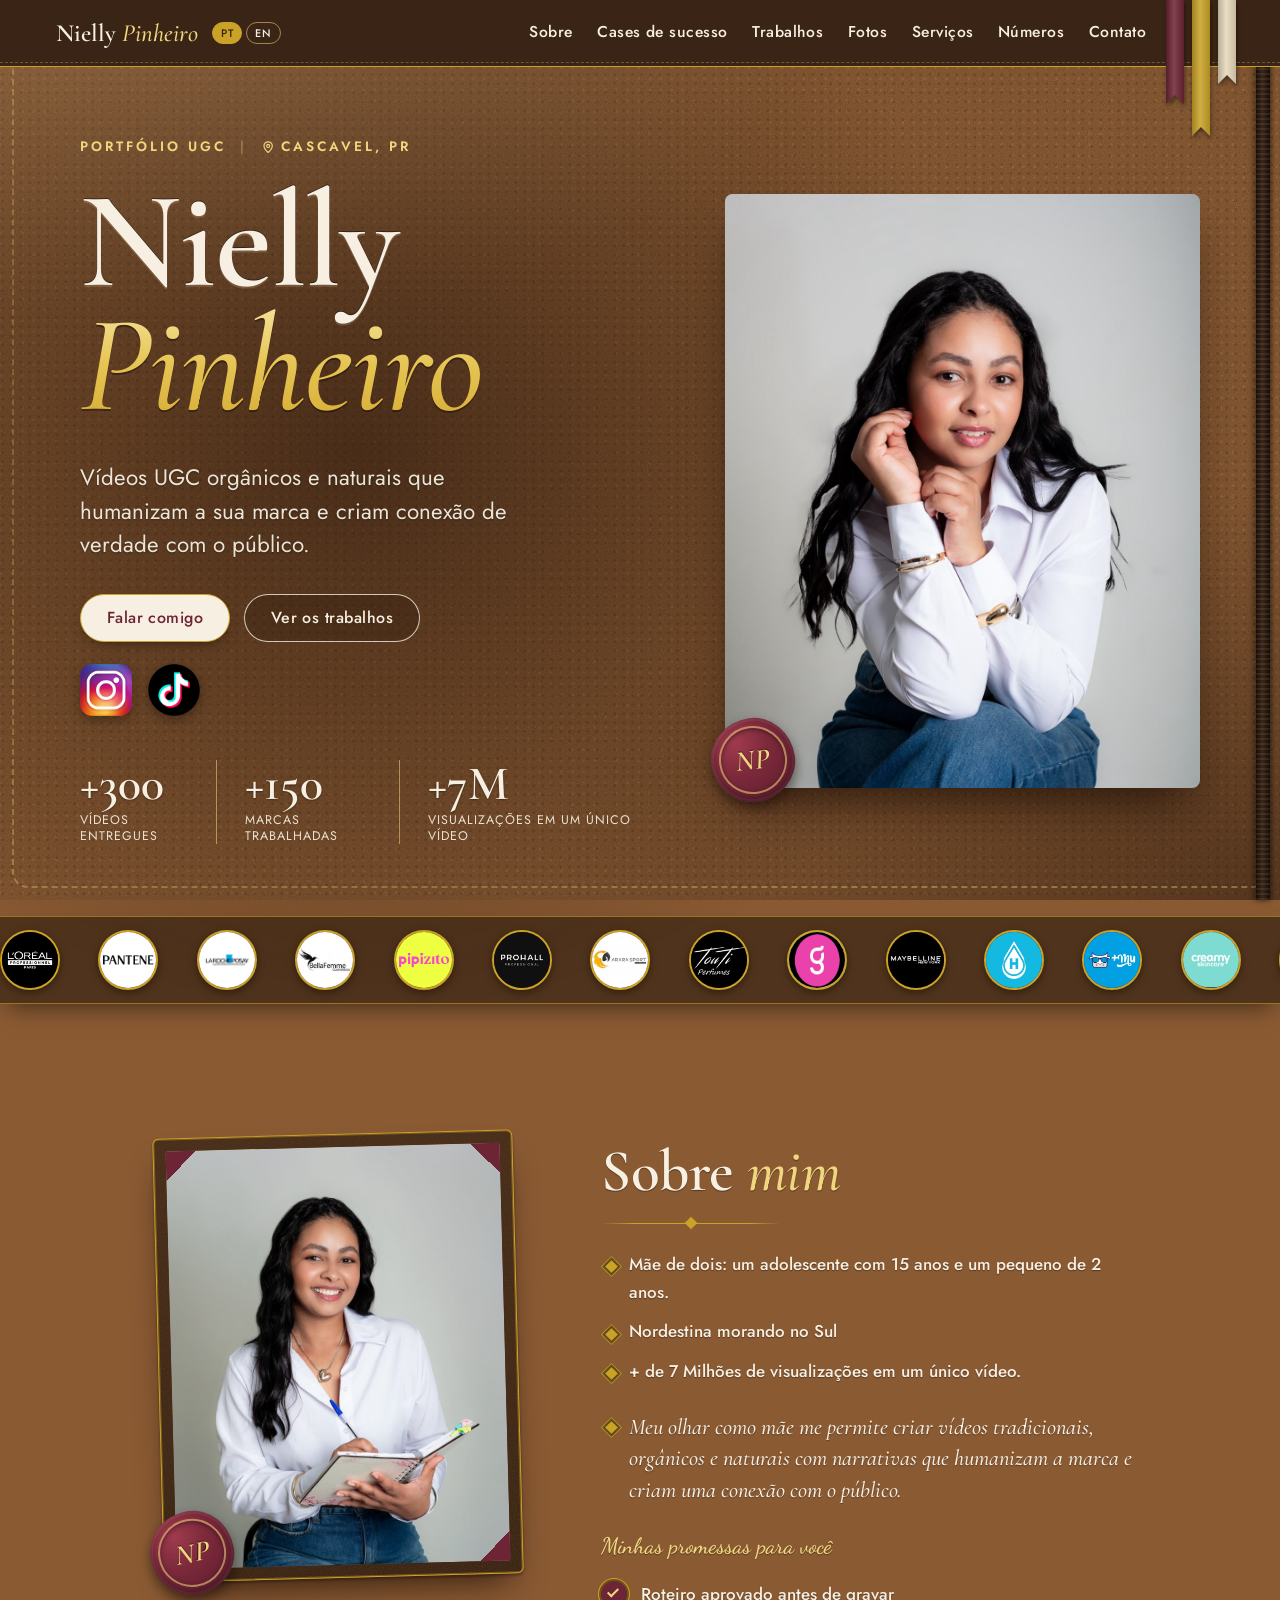
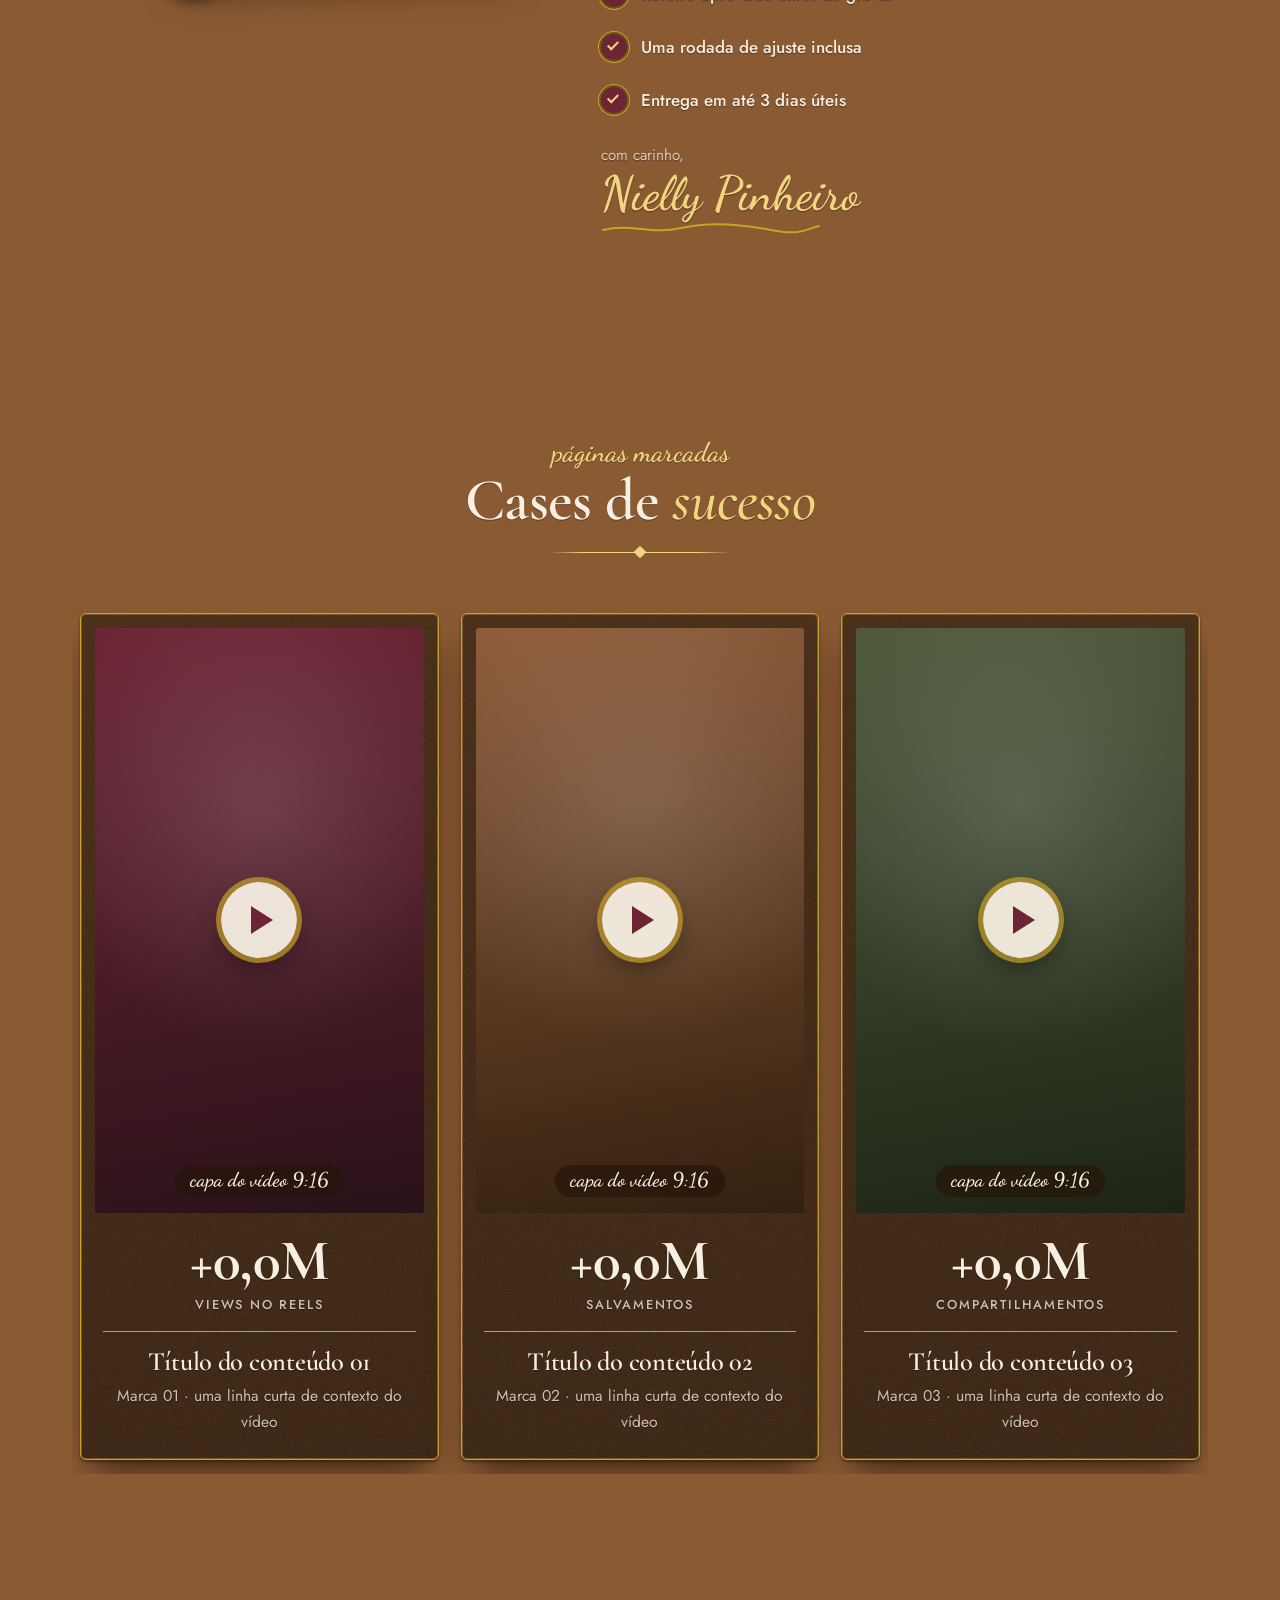
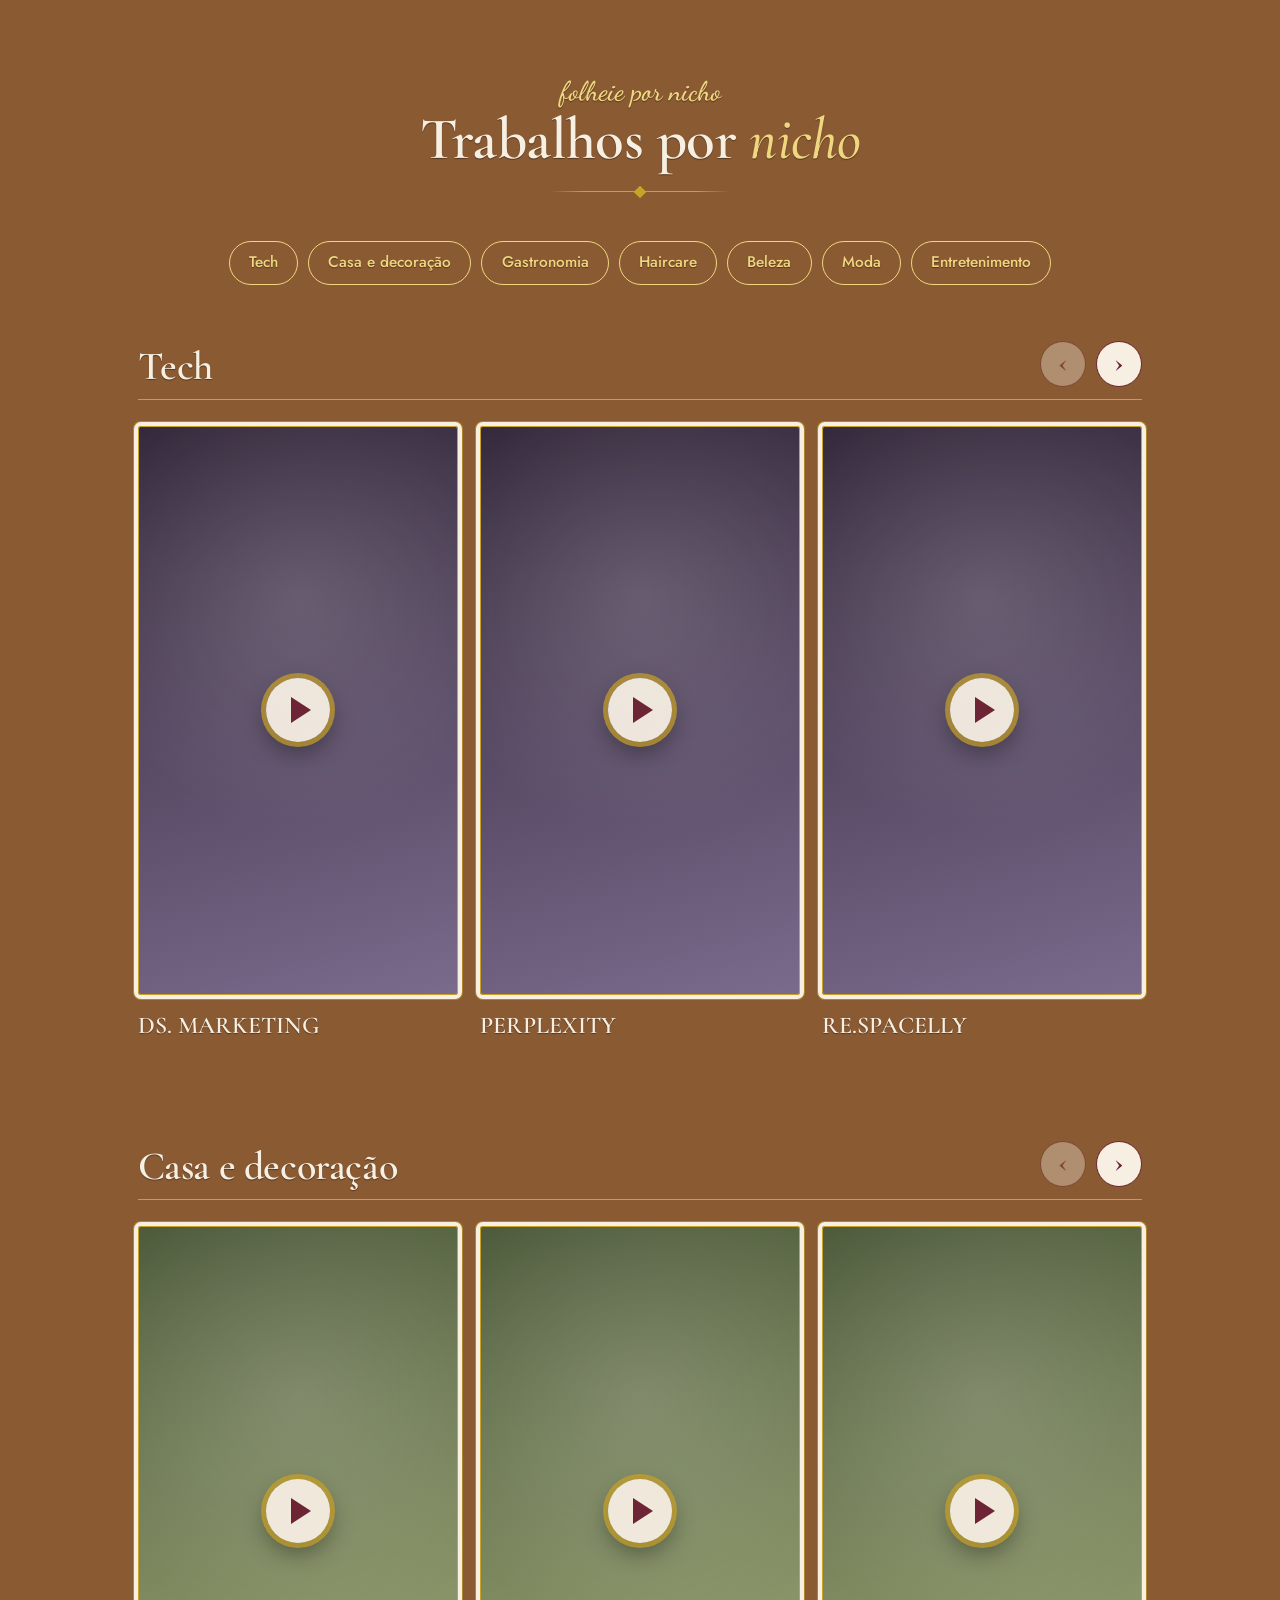
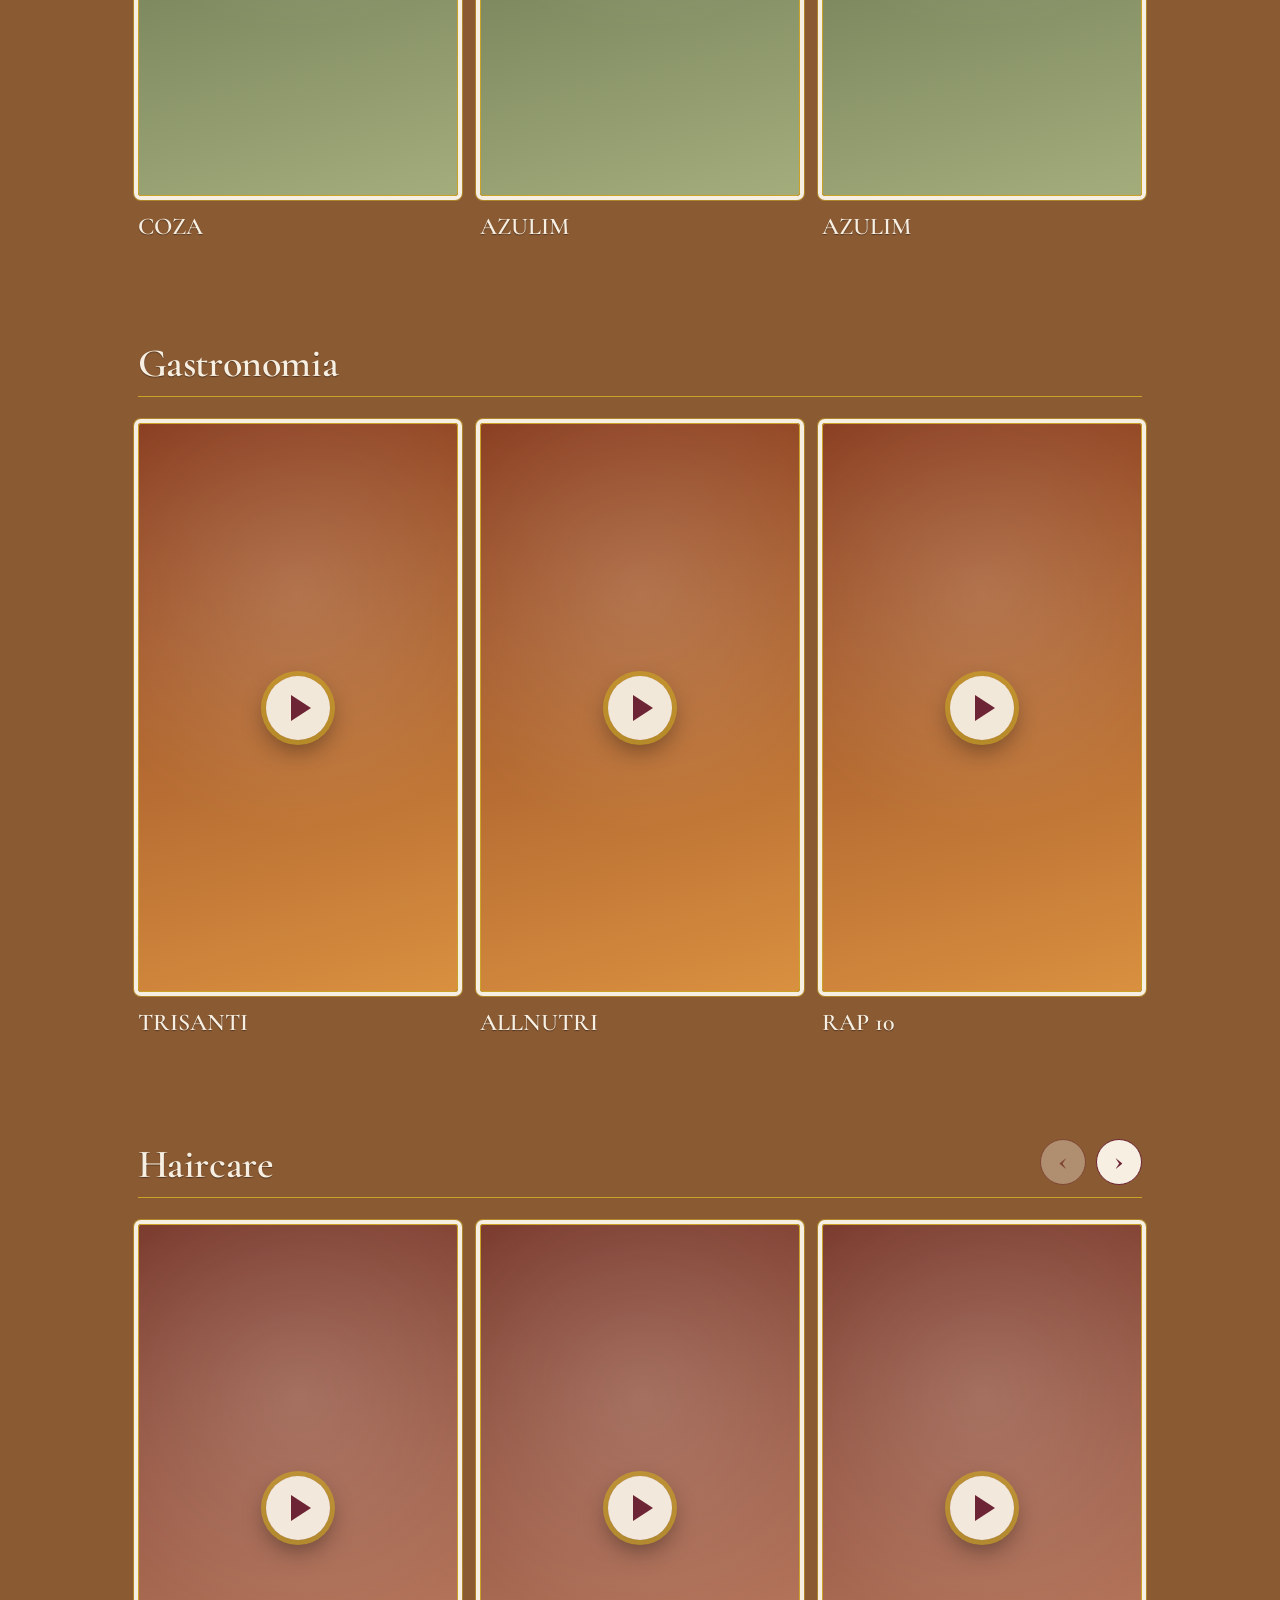
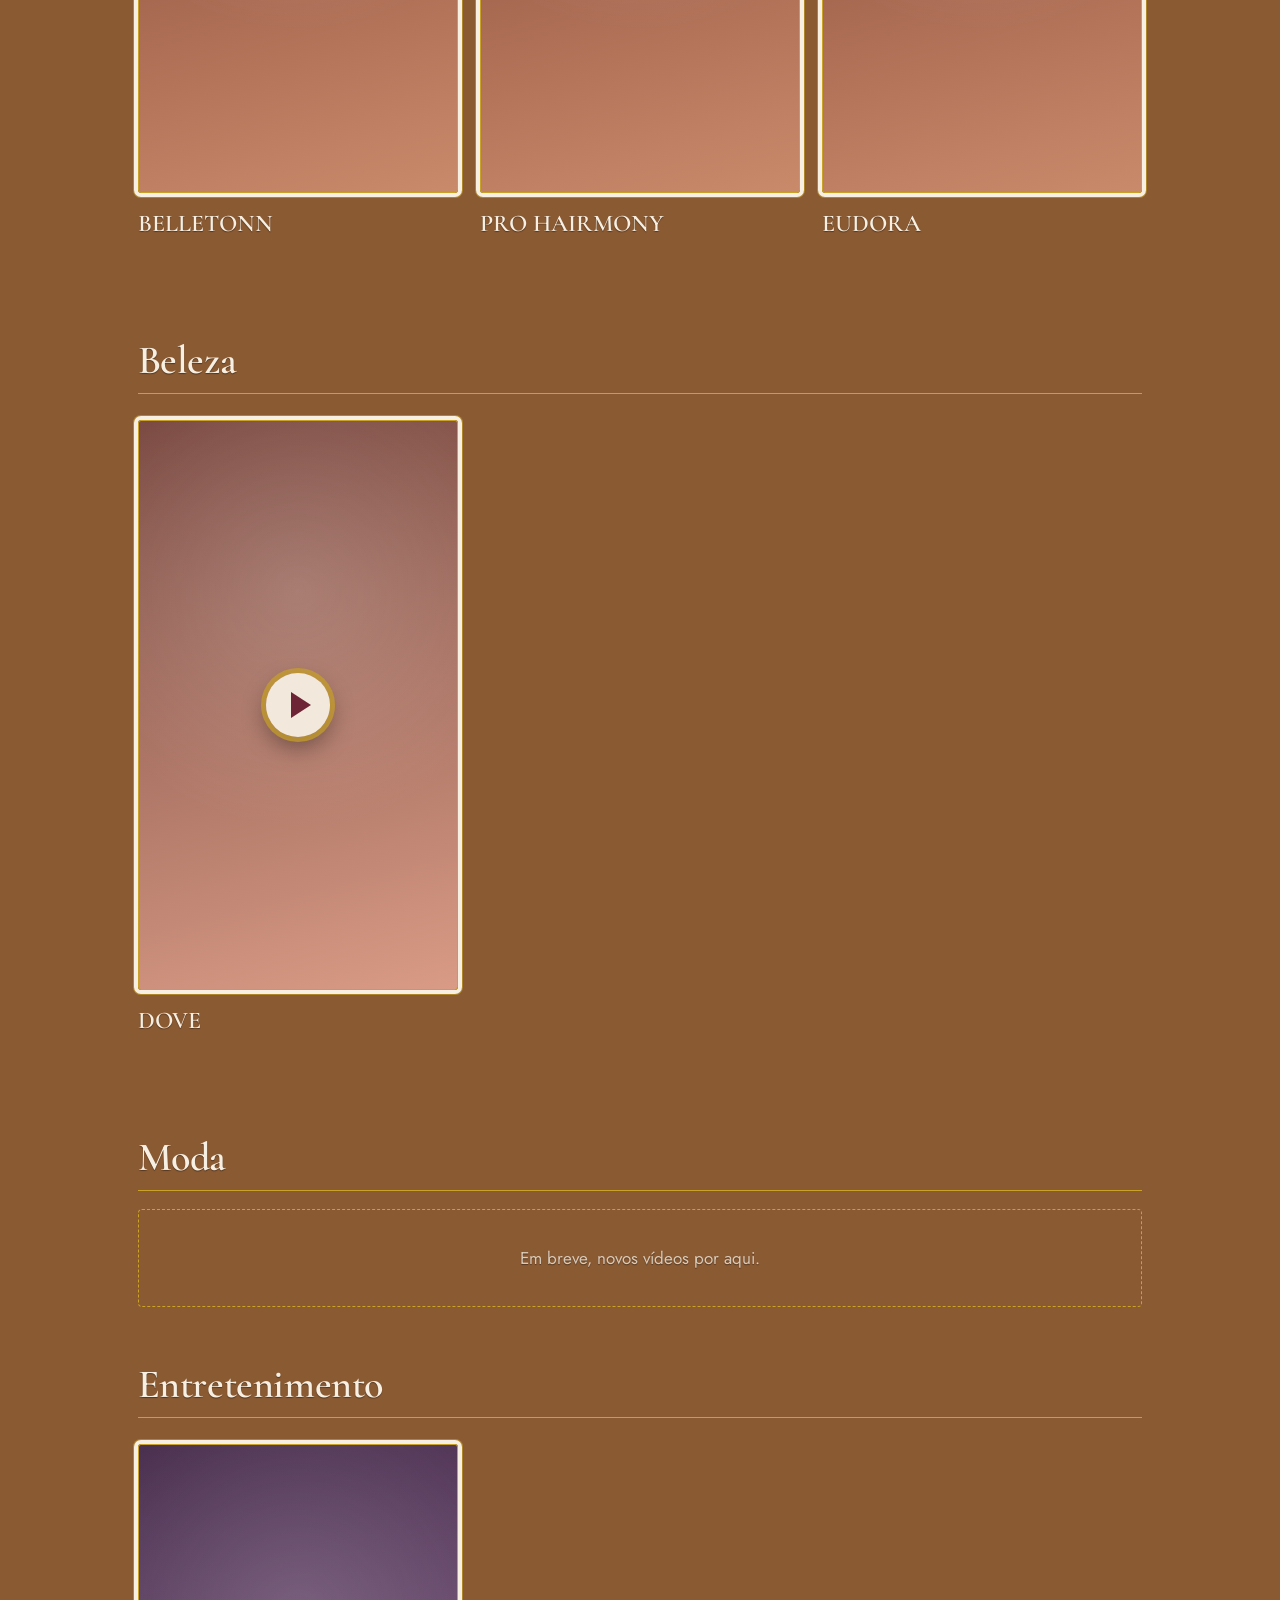
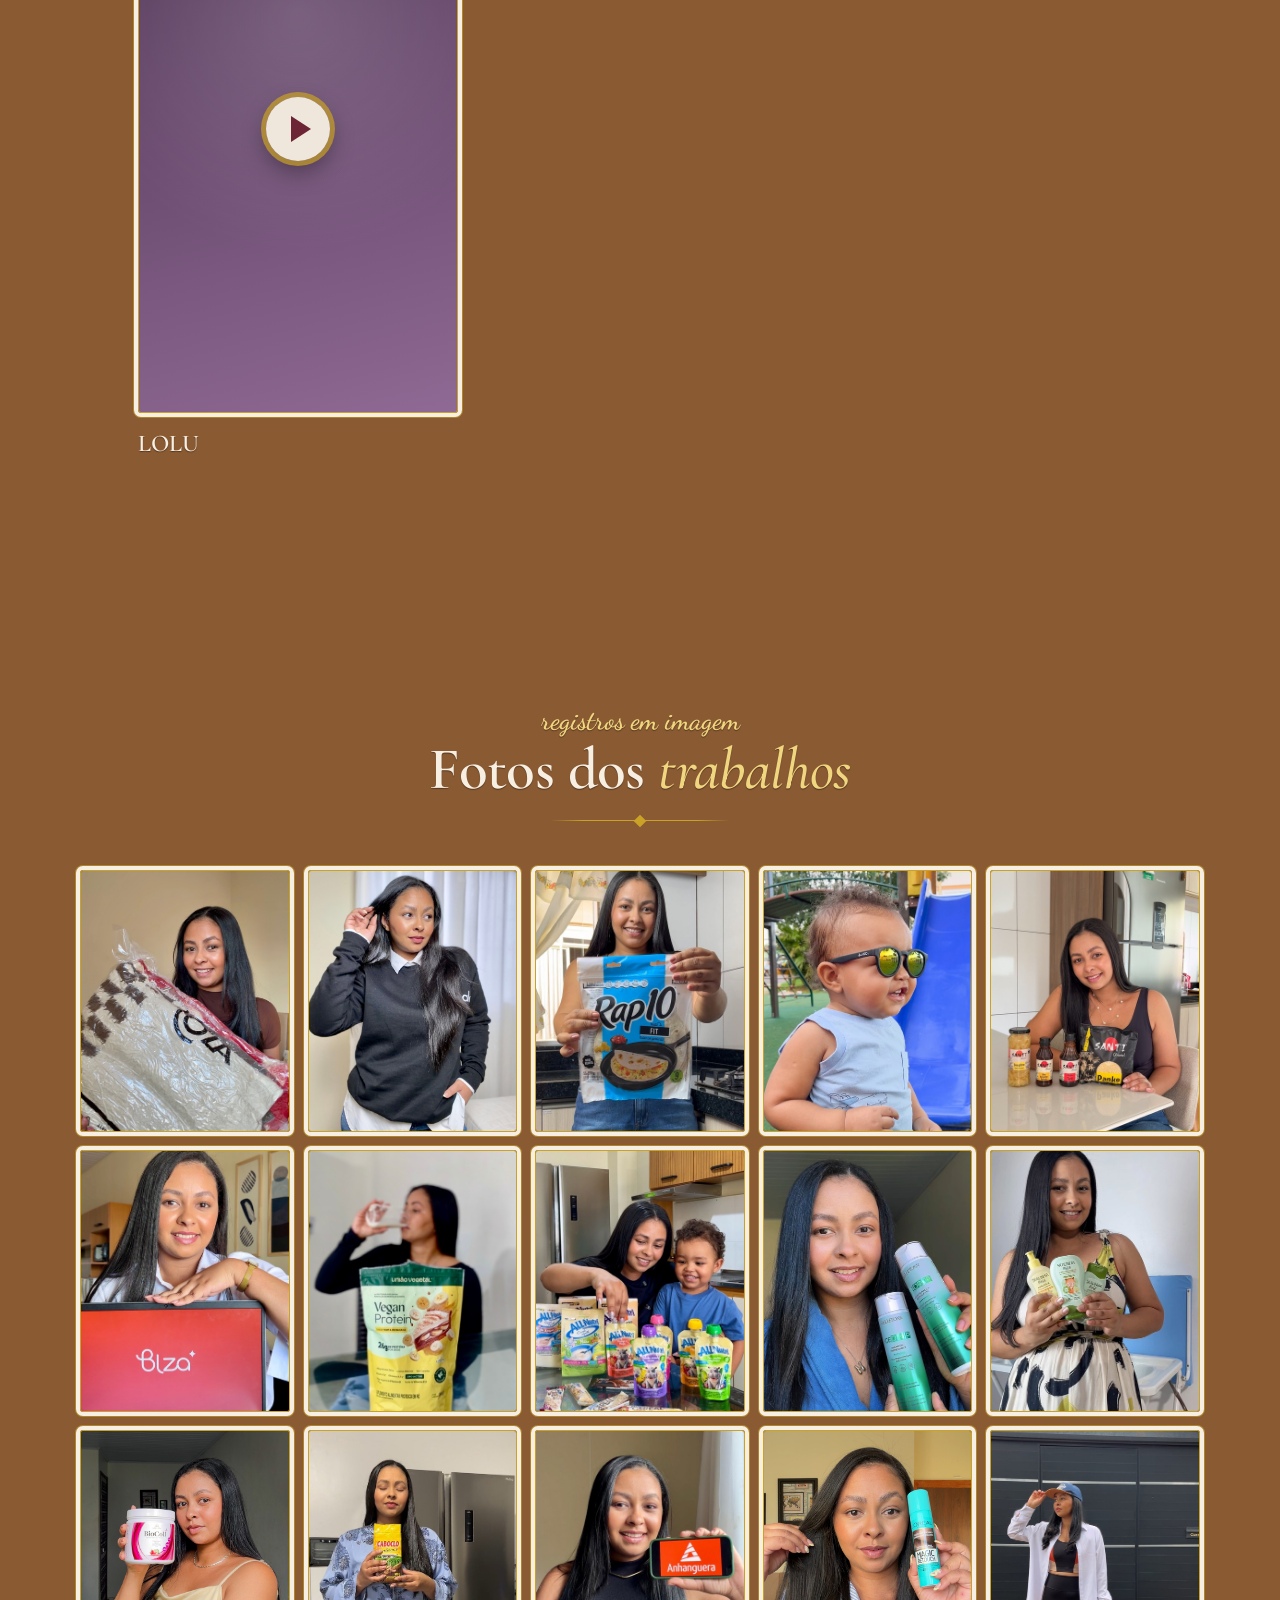
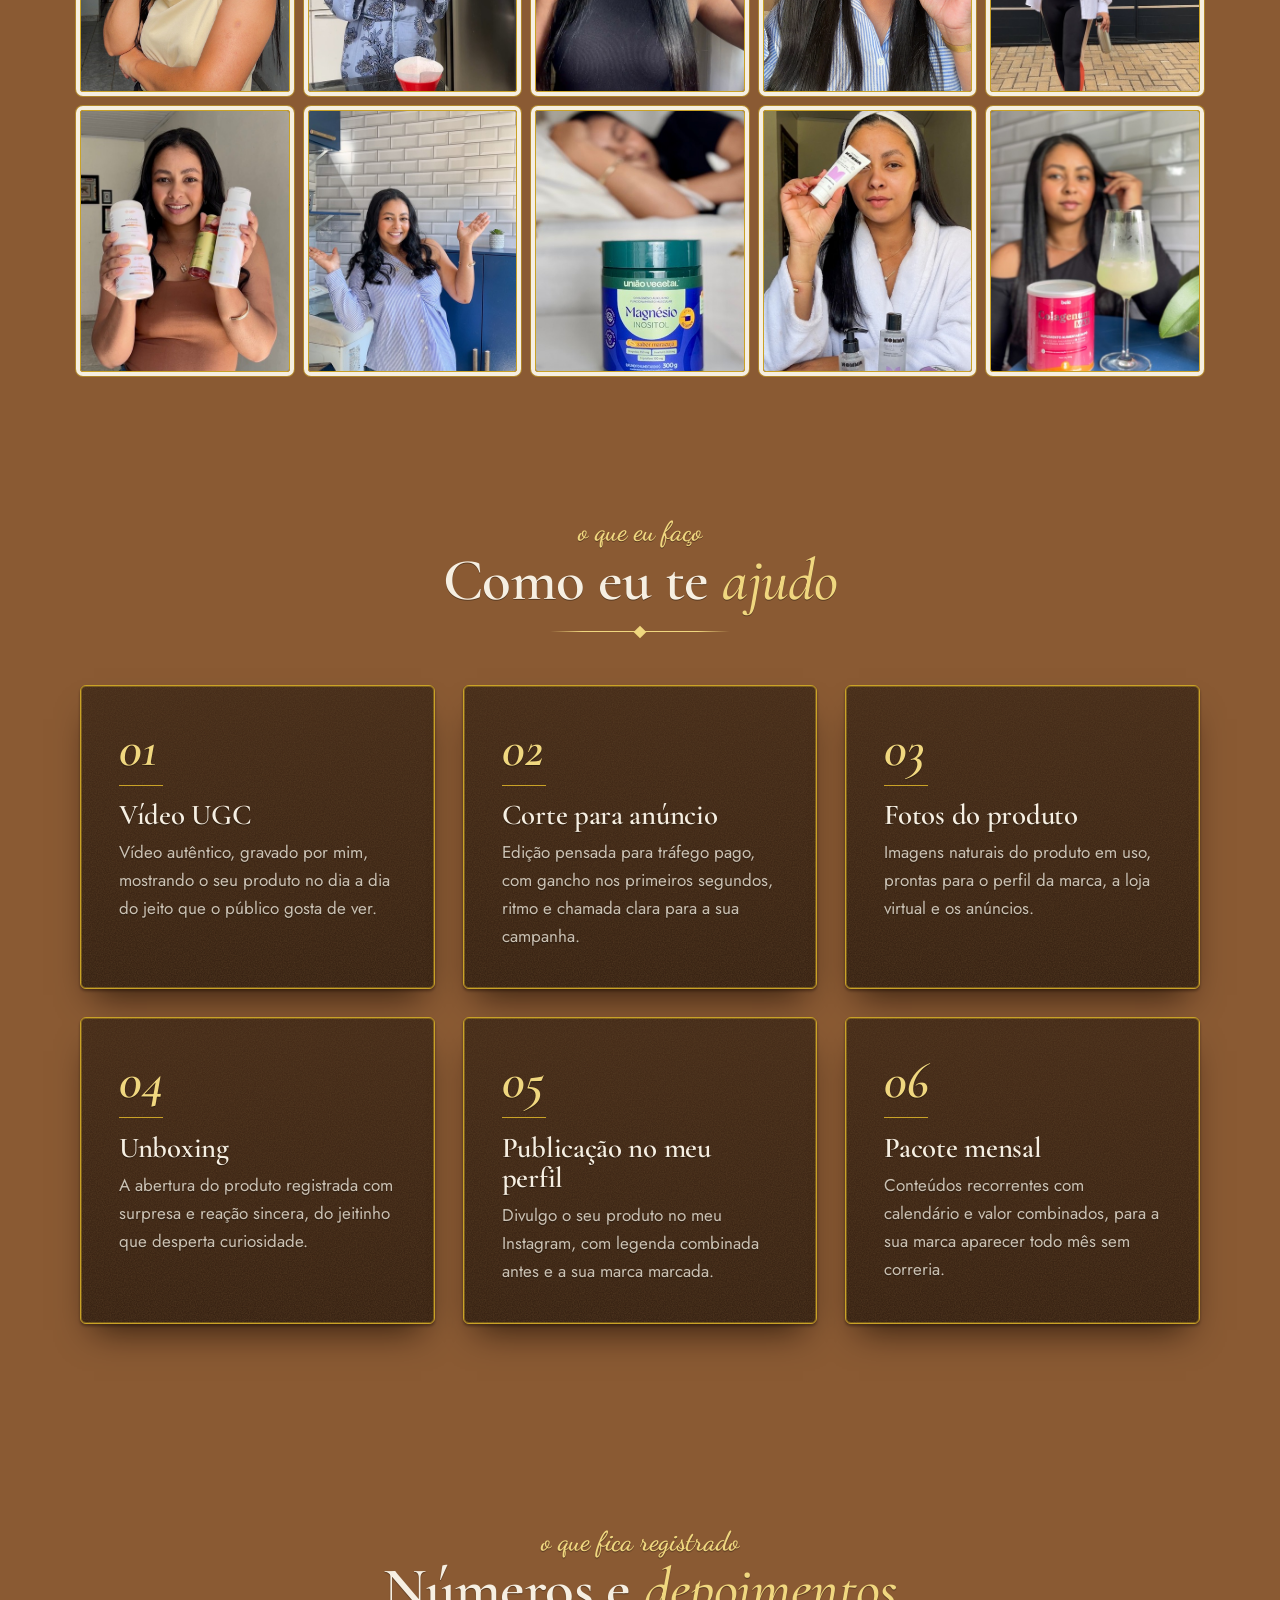
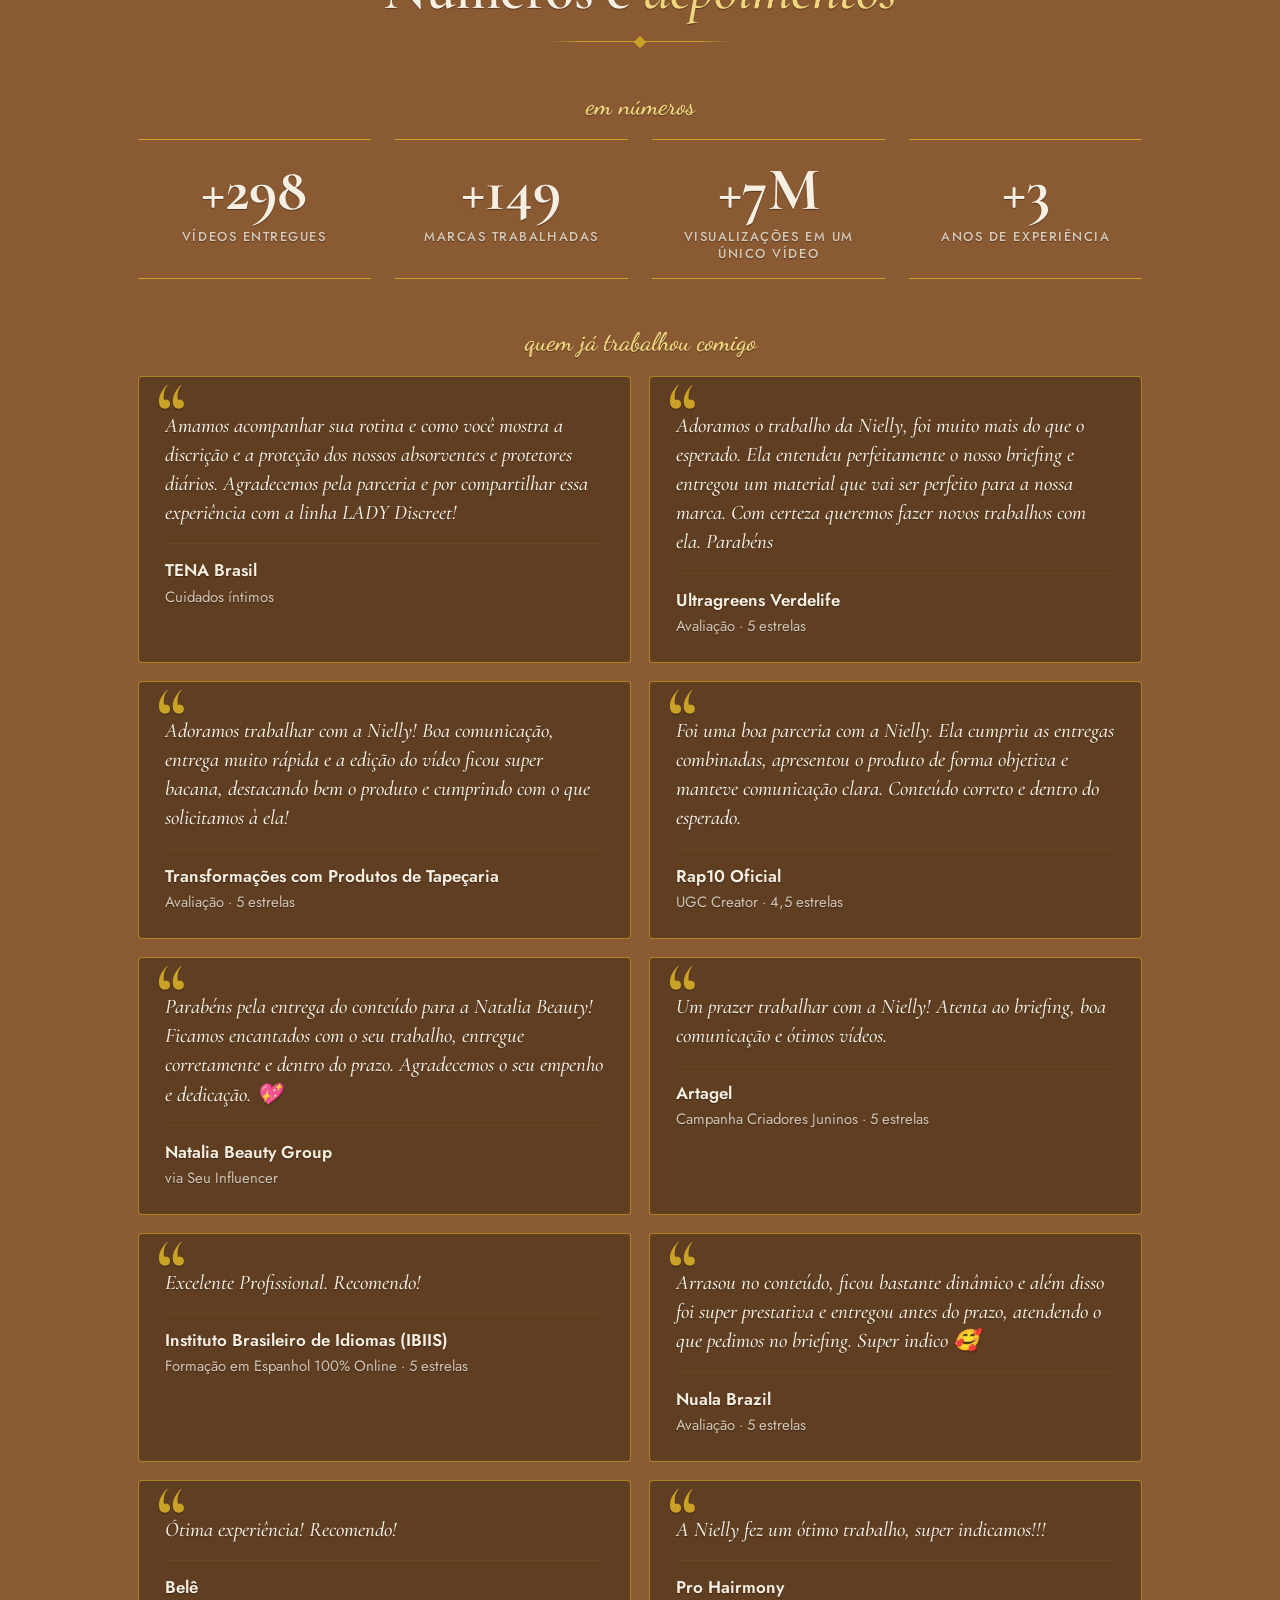
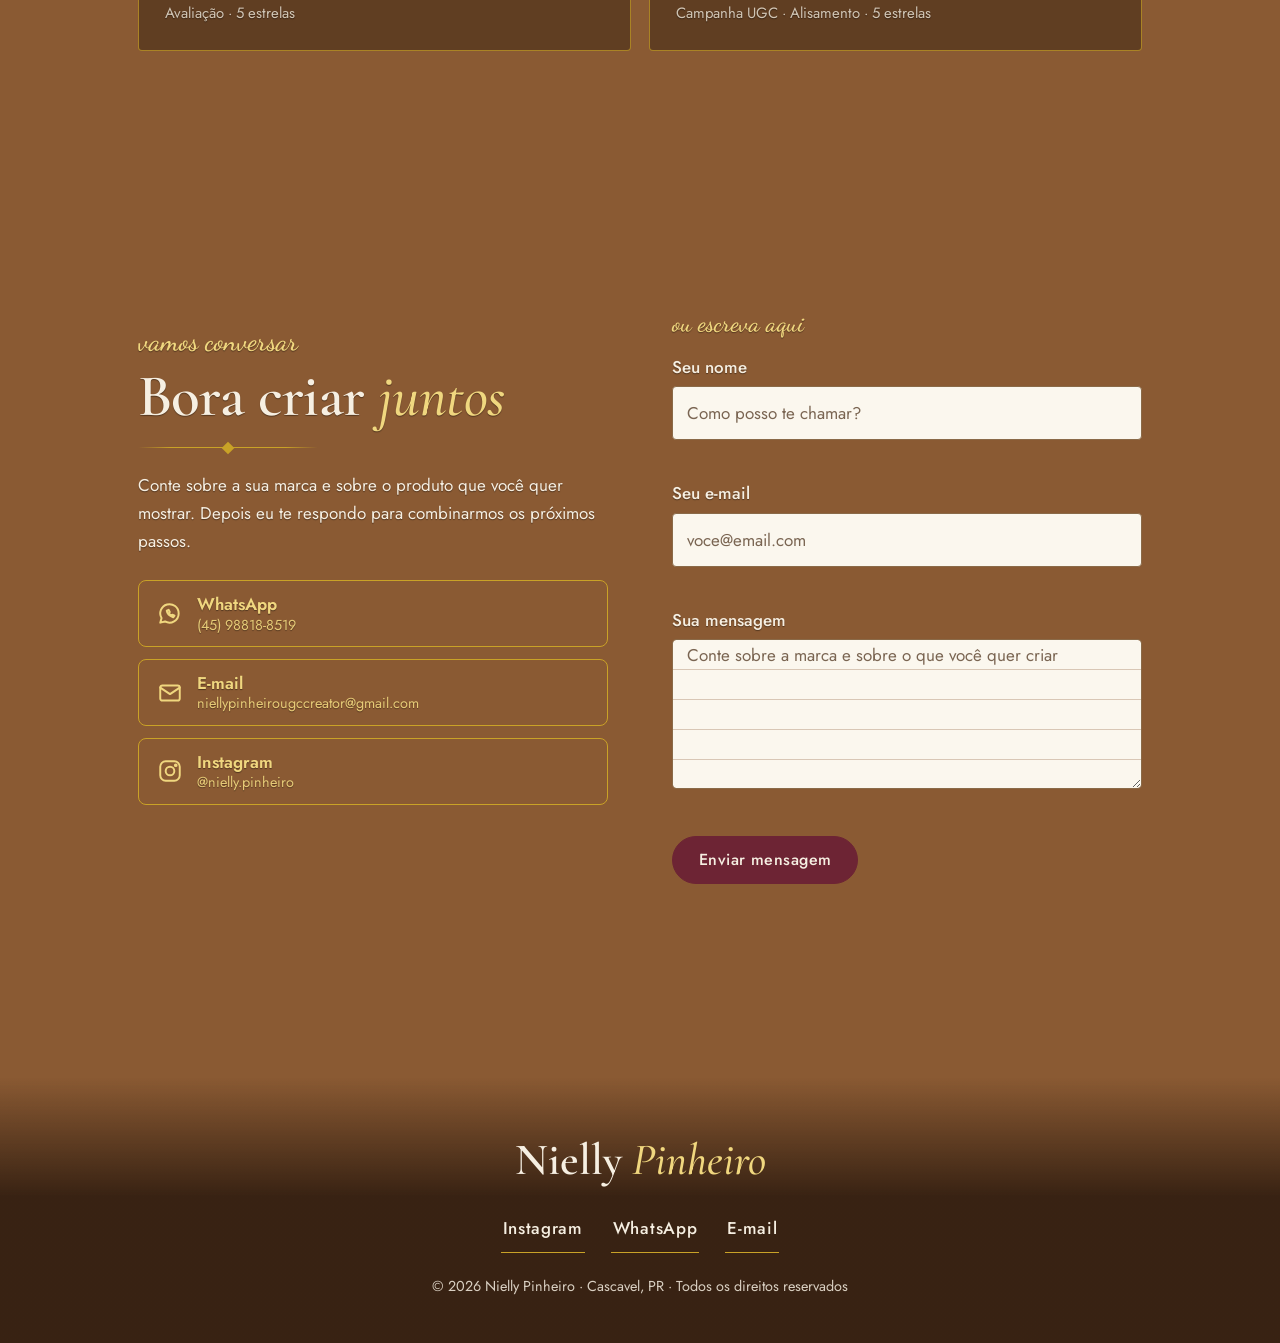
<file: antigo/index.html>
<!DOCTYPE html>
<html lang="pt-BR">
<head>
<meta charset="utf-8">
<meta name="viewport" content="width=device-width, initial-scale=1">
<title>Nielly Pinheiro | Portfólio UGC</title>
<meta name="description" content="Portfólio UGC de Nielly Pinheiro: vídeos orgânicos e naturais que humanizam a sua marca. Veja destaques, trabalhos, serviços e fale comigo.">
<meta name="theme-color" content="#3a2415">
<meta name="robots" content="noindex">
<link rel="icon" href="data:image/svg+xml,%3Csvg xmlns='http://www.w3.org/2000/svg' viewBox='0 0 64 64'%3E%3Ccircle cx='32' cy='32' r='30' fill='%236d2434'/%3E%3Ccircle cx='32' cy='32' r='25' fill='none' stroke='%23c9a227' stroke-width='2'/%3E%3Ctext x='32' y='40' text-anchor='middle' font-family='Georgia,serif' font-style='italic' font-size='24' fill='%23f0d77f'%3ENP%3C/text%3E%3C/svg%3E">
<link rel="preconnect" href="https://fonts.googleapis.com">
<link rel="preconnect" href="https://fonts.gstatic.com" crossorigin>
<link href="https://fonts.googleapis.com/css2?family=Cormorant+Garamond:ital,wght@0,500;0,600;0,700;1,500;1,600&family=Dancing+Script:wght@500;600&family=Jost:wght@400;500;600&display=swap" rel="stylesheet">
<style>
/* ==========================================================================
   DIÁRIO DE COURO
   Paleta: couro #8a5a33, papel creme #f6efe2, bordô #6d2434, dourado #c9a227
   ========================================================================== */
:root{
  --couro:#8a5a33; --couro-esc:#3a2415; --couro-mais-esc:#26160c;
  --papel:#f6efe2; --papel-2:#efe4cf;
  --bordo:#6d2434; --bordo-esc:#4f1825;
  --ouro:#c9a227; --ouro-claro:#f0d77f;
  --tinta:#f6efe2; --tinta-2:rgba(246,239,226,.78);
  --fonte-titulo:"Cormorant Garamond",Georgia,serif;
  --fonte-corpo:"Jost","Helvetica Neue",Arial,sans-serif;
  --fonte-legenda:"Dancing Script","Brush Script MT",cursive;
  --gutter:clamp(20px,4.5vw,56px);
  --topo-h:60px;
  --aviso-h:40px;
  --grao-couro:url("data:image/svg+xml,%3Csvg xmlns='http://www.w3.org/2000/svg' width='220' height='220'%3E%3Cfilter id='n'%3E%3CfeTurbulence type='fractalNoise' baseFrequency='.85' numOctaves='2' stitchTiles='stitch'/%3E%3CfeColorMatrix values='0 0 0 0 .1 0 0 0 0 .05 0 0 0 0 .02 0 0 0 .9 -.25'/%3E%3C/filter%3E%3Crect width='100%25' height='100%25' filter='url(%23n)'/%3E%3C/svg%3E");
  --grao-papel:url("data:image/svg+xml,%3Csvg xmlns='http://www.w3.org/2000/svg' width='220' height='220'%3E%3Cfilter id='n'%3E%3CfeTurbulence type='fractalNoise' baseFrequency='.8' numOctaves='2' stitchTiles='stitch'/%3E%3CfeColorMatrix values='0 0 0 0 .45 0 0 0 0 .32 0 0 0 0 .18 0 0 0 .22 -.04'/%3E%3C/filter%3E%3Crect width='100%25' height='100%25' filter='url(%23n)'/%3E%3C/svg%3E");
}
@media (min-width:1000px){:root{--topo-h:66px;--aviso-h:42px}}
html.sem-aviso{--aviso-h:0px}

/* ---------- base ---------- */
*,*::before,*::after{box-sizing:border-box}
html{scroll-behavior:smooth;scroll-padding-top:calc(var(--topo-h) + var(--aviso-h));-webkit-text-size-adjust:100%;background:var(--couro)}
html.travado{overflow:hidden}
body{margin:0;font-family:var(--fonte-corpo);font-size:1.0625rem;line-height:1.65;color:var(--tinta);overflow-x:clip;min-height:100vh}
img{max-width:100%;display:block}
h1,h2,h3,p,ul,figure,blockquote{margin:0}
ul{padding:0;list-style:none}
a{color:inherit}
h1,h2,h3{font-family:var(--fonte-titulo);font-weight:600;line-height:1.05;letter-spacing:-.01em}
h2{font-size:clamp(2.3rem,5.4vw,3.7rem)}
h2 em,h1 em{font-style:italic;font-weight:500;color:var(--ouro-claro)}
::selection{background:var(--bordo);color:var(--papel)}
[hidden]{display:none!important}
.sr-only{position:absolute;width:1px;height:1px;padding:0;margin:-1px;overflow:hidden;clip:rect(0 0 0 0);white-space:nowrap;border:0}
:focus-visible{outline:3px solid var(--ouro-claro);outline-offset:3px;border-radius:4px}
.papel :focus-visible{outline-color:var(--ouro-claro)}
.pular{position:fixed;left:12px;top:-70px;z-index:200;background:var(--papel);color:var(--bordo);padding:10px 16px;border-radius:6px;font-weight:600;transition:top .2s}
.pular:focus{top:12px}
.wrap{width:min(1120px,100% - 2*var(--gutter));margin-inline:auto}

/* ---------- couro no fundo inteiro, com textura ---------- */
body::before{content:"";position:fixed;inset:0;z-index:-1;pointer-events:none;
  background:
    radial-gradient(ellipse 80% 60% at 15% 0%,rgba(255,214,160,.2),transparent 60%),
    radial-gradient(ellipse 90% 70% at 100% 100%,rgba(30,14,6,.45),transparent 65%),
    var(--grao-couro),
    radial-gradient(circle at 30% 30%,rgba(0,0,0,.16) 0 1px,transparent 2px) 0 0/9px 9px,
    radial-gradient(circle at 70% 70%,rgba(255,230,190,.1) 0 1px,transparent 2px) 4px 5px/11px 11px,
    var(--couro)}
/* costura em volta da capa */
body::after{content:"";position:fixed;inset:6px;z-index:0;pointer-events:none;border:2px dashed rgba(240,215,127,.36);border-radius:12px}
@media (min-width:700px){body::after{inset:12px;border-radius:16px}}
main,.rodape{position:relative;z-index:1}

/* ---------- fitas marcadoras e elástico ---------- */
.fitas{position:fixed;top:0;right:0;width:0;height:0;z-index:60;pointer-events:none;filter:drop-shadow(1px 3px 2px rgba(0,0,0,.4))}
.fita{position:absolute;top:0;width:12px;transform-origin:50% 0;
  clip-path:polygon(0 0,100% 0,100% 100%,50% calc(100% - 9px),0 100%);
  background-image:linear-gradient(90deg,rgba(0,0,0,.2),rgba(255,255,255,.14) 45%,rgba(0,0,0,.14));
  animation:balanca 7s ease-in-out infinite alternate}
.f1{right:58px;height:84px;background-color:#6d2434}
.f2{right:41px;height:106px;background-color:#c9a227;animation-duration:8.5s;animation-delay:-2s}
.f3{right:24px;height:70px;background-color:#e6d8bb;animation-duration:6.5s;animation-delay:-4s}
@keyframes balanca{from{transform:rotate(-1.4deg)}to{transform:rotate(1.4deg)}}
.elastico{position:fixed;top:0;bottom:0;right:6px;width:10px;z-index:45;pointer-events:none;
  background:
    repeating-linear-gradient(0deg,rgba(255,255,255,.07) 0 2px,transparent 2px 5px),
    linear-gradient(90deg,#150c06,#3b2718 45%,#150c06);
  box-shadow:-2px 0 6px rgba(0,0,0,.45),2px 0 4px rgba(0,0,0,.3)}
@media (min-width:1000px){
  .fita{width:18px}
  .f1{right:96px;height:104px}
  .f2{right:70px;height:136px}
  .f3{right:44px;height:84px}
  .elastico{right:10px;width:14px}
}

/* ---------- menu fixo ---------- */
.topo{position:fixed;top:var(--aviso-h);left:0;right:0;z-index:50;background:var(--couro-esc);border-bottom:1px solid var(--ouro);transition:box-shadow .3s}
.topo::after{content:"";position:absolute;left:0;right:0;bottom:3px;border-bottom:1px dashed rgba(240,215,127,.28);pointer-events:none}
.topo.rolou{box-shadow:0 8px 22px rgba(0,0,0,.4)}
.topo-in{display:flex;align-items:center;justify-content:space-between;height:var(--topo-h);padding:0 78px 0 var(--gutter)}
.marca{font:600 1.55rem/1 var(--fonte-titulo);color:var(--papel);text-decoration:none;white-space:nowrap}
.marca em{color:var(--ouro-claro);font-weight:500}
.marca-grupo{display:flex;align-items:center;gap:14px}
.idiomas{display:inline-flex;gap:4px}
.idiomas button{font:500 .68rem/1 var(--fonte-corpo);letter-spacing:.06em;padding:5px 8px;border-radius:999px;border:1px solid rgba(240,215,127,.55);background:transparent;color:var(--papel);cursor:pointer;transition:background .2s,color .2s}
.idiomas button:hover{border-color:var(--ouro-claro);color:var(--ouro-claro)}
.idiomas button[aria-pressed="true"]{background:var(--ouro);border-color:var(--ouro);color:var(--couro-esc)}
.menu ul{display:flex;gap:clamp(12px,1.6vw,28px)}
.menu a{display:block;padding:8px 2px;font-size:.98rem;font-weight:500;letter-spacing:.03em;color:var(--papel);text-decoration:none;border-bottom:2px solid transparent;transition:border-color .2s,color .2s}
.menu a:hover,.menu a[aria-current="true"]{color:var(--ouro-claro);border-bottom-color:var(--ouro)}
.hamb{display:none;width:46px;height:46px;background:transparent;border:1px solid rgba(240,215,127,.6);border-radius:8px;cursor:pointer;align-items:center;justify-content:center}
.hamb-barras,.hamb-barras::before,.hamb-barras::after{display:block;width:22px;height:2px;background:var(--papel);border-radius:2px;transition:transform .25s,top .25s,background .2s}
.hamb-barras{position:relative}
.hamb-barras::before,.hamb-barras::after{content:"";position:absolute;left:0}
.hamb-barras::before{top:-7px}
.hamb-barras::after{top:7px}
.hamb[aria-expanded="true"] .hamb-barras{background:transparent}
.hamb[aria-expanded="true"] .hamb-barras::before{top:0;transform:rotate(45deg)}
.hamb[aria-expanded="true"] .hamb-barras::after{top:0;transform:rotate(-45deg)}
@media (max-width:999px){
  .hamb{display:inline-flex}
  .menu{display:none;position:absolute;left:0;right:0;top:100%;background:var(--couro-esc);border-bottom:1px solid var(--ouro);padding:6px var(--gutter) 16px;box-shadow:0 14px 24px rgba(0,0,0,.4)}
  .menu.aberto{display:block}
  .menu ul{flex-direction:column;gap:0}
  .menu a{padding:14px 4px;min-height:48px;font-size:1.05rem;border-bottom:1px solid rgba(240,215,127,.18)}
}
@media (min-width:1000px){.topo-in{padding-right:132px}}

/* ---------- papel creme com fio dourado ---------- */
.papel{position:relative;color:var(--papel);border:1px solid var(--ouro);border-radius:6px;
  background:var(--grao-couro),linear-gradient(180deg,rgba(58,36,21,.6),rgba(34,20,11,.6));background-color:rgba(34,20,11,.45);
  box-shadow:inset 0 0 0 1px rgba(201,162,39,.4),0 20px 34px -14px rgba(20,8,2,.75),0 2px 3px rgba(20,8,2,.4);
  text-shadow:0 1px 1px rgba(0,0,0,.4)}
.pagina{background:none;border:0;box-shadow:none}
.secao{padding-block:clamp(36px,6vw,72px)}
.eyebrow{font:600 clamp(1.4rem,3vw,1.7rem)/1.2 var(--fonte-legenda);color:var(--ouro-claro)}
.cab-papel{text-align:center;margin-bottom:clamp(26px,4vw,42px)}
.cab-couro{text-align:center;margin-bottom:clamp(28px,4vw,46px);color:var(--papel);text-shadow:0 1px 0 rgba(0,0,0,.35)}
.cab-couro .eyebrow{color:var(--ouro-claro)}
.cab-couro h2 em{color:var(--ouro-claro)}
.ornamento{display:block;position:relative;height:14px;width:min(180px,60%);margin:14px auto;
  background:linear-gradient(90deg,transparent,var(--ouro) 18%,var(--ouro) 82%,transparent) center/100% 1px no-repeat}
.ornamento::after{content:"";position:absolute;left:50%;top:50%;width:9px;height:9px;background:var(--ouro);transform:translate(-50%,-50%) rotate(45deg);box-shadow:0 0 0 4px var(--orn-vao,transparent)}
.cab-couro .ornamento{--orn-vao:transparent;background-image:linear-gradient(90deg,transparent,var(--ouro-claro) 18%,var(--ouro-claro) 82%,transparent)}
.cab-couro .ornamento::after{background:var(--ouro-claro)}
.ornamento.esq{margin-left:0}

/* ---------- botões ---------- */
.btn{display:inline-flex;align-items:center;justify-content:center;gap:.6rem;min-height:48px;padding:.75rem 1.6rem;border-radius:999px;font:500 1rem/1.1 var(--fonte-corpo);letter-spacing:.03em;text-decoration:none;border:1.5px solid transparent;cursor:pointer;transition:transform .2s,background-color .2s,color .2s}
.btn:hover{transform:translateY(-2px)}
.btn-creme{background:var(--papel);color:var(--bordo);border-color:var(--ouro);box-shadow:0 6px 14px -6px rgba(0,0,0,.5)}
.btn-creme:hover{background:#fff8ea}
.btn-claro{color:var(--papel);border-color:rgba(246,239,226,.8);background:rgba(38,20,10,.25)}
.btn-claro:hover{background:rgba(246,239,226,.14)}
.btn-bordo{background:var(--bordo);color:var(--papel);border-color:var(--bordo)}
.btn-bordo:hover{background:var(--bordo-esc)}
.btn-contorno{color:var(--bordo);border-color:var(--bordo);background:transparent}
.btn-contorno:hover{background:rgba(109,36,52,.08)}
.btn[disabled]{opacity:.65;cursor:progress;transform:none}

/* ---------- selo de cera, foto e legendas ---------- */
.selo{position:absolute;z-index:3;width:var(--s,84px);aspect-ratio:1;display:grid;place-items:center;transform:rotate(-8deg);
  border-radius:52% 48% 51% 49% / 49% 52% 48% 51%;
  background:radial-gradient(circle at 32% 28%,#a03a4e 0,#7c2a3b 38%,#56182a 100%);
  box-shadow:inset 0 -4px 8px rgba(0,0,0,.35),inset 0 0 0 3px rgba(255,255,255,.07),0 6px 12px rgba(20,8,4,.5)}
.selo::before{content:"";position:absolute;inset:9%;border-radius:50%;border:2px solid rgba(240,215,127,.55);box-shadow:inset 0 2px 4px rgba(0,0,0,.35)}
.selo span{position:relative;font:italic 600 calc(var(--s,84px)*.34)/1 var(--fonte-titulo);color:var(--ouro-claro);text-shadow:0 -1px 0 rgba(0,0,0,.5)}
.foto-moldura{position:relative;padding:12px}
.foto-moldura .selo{left:-14px;bottom:-14px}
.foto{position:relative;aspect-ratio:4/5;overflow:hidden;border-radius:2px;display:flex;align-items:flex-end;justify-content:center;padding:14px;
  background:
    radial-gradient(circle at 50% 38%,rgba(246,239,226,.17) 0 13%,transparent 13.5%),
    radial-gradient(ellipse at 50% 96%,rgba(246,239,226,.15) 0 36%,transparent 36.5%),
    linear-gradient(160deg,#c49a6c 0%,#8d5b39 42%,#6d2434 100%)}
.foto img{position:absolute;inset:0;width:100%;height:100%;object-fit:cover;object-position:50% 30%}
.cantos{position:absolute;inset:12px;pointer-events:none;z-index:2;background:
  linear-gradient(135deg,var(--bordo) 50%,transparent 50%) 0 0/30px 30px no-repeat,
  linear-gradient(225deg,var(--bordo) 50%,transparent 50%) 100% 0/30px 30px no-repeat,
  linear-gradient(45deg,var(--bordo) 50%,transparent 50%) 0 100%/30px 30px no-repeat,
  linear-gradient(315deg,var(--bordo) 50%,transparent 50%) 100% 100%/30px 30px no-repeat}
.legenda-ph{position:relative;z-index:1;font:600 1.25rem/1.2 var(--fonte-legenda);color:var(--papel);background:rgba(38,20,10,.66);padding:.2rem .95rem .3rem;border-radius:999px;text-align:center}

/* ---------- 1. capa ---------- */
.capa{position:relative;padding-top:calc(var(--topo-h) + var(--aviso-h) + clamp(30px,6vw,72px))}
.capa::before{content:"";position:absolute;inset:0;pointer-events:none;background:radial-gradient(ellipse 70% 80% at 28% 45%,rgba(38,20,10,.62),transparent 72%)}
.capa-grade{position:relative;display:grid;grid-template-columns:1fr;gap:clamp(36px,5vw,72px);align-items:center;padding-bottom:clamp(44px,6vw,72px)}
@media (min-width:900px){.capa-grade{grid-template-columns:1.1fr .9fr}}
.capa-etiqueta{font:600 .85rem/1.3 var(--fonte-corpo);letter-spacing:.22em;text-transform:uppercase;color:var(--ouro-claro)}
.aviso-topo{position:fixed;top:0;left:0;right:0;z-index:52;height:var(--aviso-h);background:var(--bordo);color:var(--papel);border-bottom:1px solid rgba(240,215,127,.45)}
html.sem-aviso .aviso-topo{display:none}
.aviso-in{height:100%;display:flex;align-items:center;justify-content:center;gap:clamp(8px,1.6vw,18px);padding:0 78px 0 var(--gutter);font-size:.88rem;line-height:1;white-space:nowrap}
@media (min-width:1000px){.aviso-in{padding-right:132px}}
.aviso-pilula{background:#1c0f08;color:var(--ouro-claro);font:600 .66rem/1 var(--fonte-corpo);letter-spacing:.2em;text-transform:uppercase;padding:7px 12px;border-radius:999px}
.aviso-dias{font-weight:600;color:#fff}
.aviso-ponto{opacity:.55}
.aviso-texto{color:rgba(246,239,226,.82)}
.aviso-link{color:var(--ouro-claro);font-weight:600;text-decoration:none}
.aviso-link:hover{text-decoration:underline}
@media (max-width:760px){.aviso-texto,.aviso-ponto{display:none}.aviso-in{font-size:.8rem}}
@media (max-width:480px){.aviso-link{display:none}.aviso-pilula{font-size:.6rem;padding:6px 9px}.aviso-in{font-size:.76rem}}
.capa-etiqueta{display:flex;align-items:center;flex-wrap:wrap;gap:10px 14px}
.capa-etiqueta .sep{opacity:.5;font-weight:400}
@media (max-width:560px){.capa-etiqueta{font-size:.76rem;letter-spacing:.14em;gap:6px 10px}}
.capa-redes{display:flex;align-items:center;gap:16px;margin-top:22px}
.rede-logo{display:inline-block;flex:none;width:52px;height:52px;line-height:0;border-radius:24%;box-shadow:0 4px 12px rgba(0,0,0,.35);transition:transform .2s,box-shadow .2s}
.rede-logo.tk{border-radius:50%}
.rede-logo img{width:100%;height:100%;display:block}
.rede-logo:hover,.rede-logo:focus-visible{transform:translateY(-3px) scale(1.07);box-shadow:0 10px 20px rgba(0,0,0,.45)}
.rede-logo[hidden]{display:none}
.capa-etiqueta .local{display:inline-flex;align-items:center;gap:6px}
.capa-etiqueta .pin{width:1.05em;height:1.05em;flex:none;fill:none;stroke:currentColor;stroke-width:2;stroke-linecap:round;stroke-linejoin:round}
.capa h1{font-size:clamp(3.7rem,13vw,8.6rem);line-height:.9;color:var(--papel);text-shadow:0 -1px 0 rgba(0,0,0,.45),0 2px 0 rgba(255,235,200,.16);margin:.18em 0 .24em}
.capa h1 span{display:block}
.capa h1 em{color:var(--ouro-claro);background:linear-gradient(180deg,#fbeeb4 0%,#e6c453 50%,#d0a52a 100%);-webkit-background-clip:text;background-clip:text;-webkit-text-fill-color:transparent;text-shadow:none;filter:drop-shadow(0 2px 0 rgba(0,0,0,.35));padding-right:.05em}
.capa-frase{font-size:clamp(1.12rem,2.4vw,1.4rem);line-height:1.5;color:rgba(246,239,226,.95);max-width:34ch;text-shadow:0 1px 2px rgba(0,0,0,.35)}
.capa-botoes{display:flex;flex-wrap:wrap;gap:14px;margin-top:clamp(22px,3vw,32px)}
.capa-numeros{display:flex;margin-top:clamp(28px,4vw,44px)}
.capa-numeros li{flex:0 1 auto;min-width:0;display:flex;flex-direction:column;gap:4px;padding:0 clamp(10px,2.4vw,28px);border-left:1px solid rgba(240,215,127,.55)}
.capa-numeros li:first-child{padding-left:0;border-left:0}
.capa-numeros .contador{font:600 clamp(2rem,5vw,3rem)/1 var(--fonte-titulo);color:var(--papel);text-shadow:0 1px 2px rgba(0,0,0,.4)}
.capa-numeros .rot{font-size:clamp(.66rem,2.3vw,.78rem);letter-spacing:.08em;text-transform:uppercase;line-height:1.3;color:rgba(246,239,226,.92)}
.capa-foto{justify-self:center;width:min(100%,420px)}
@media (min-width:900px){.capa-foto{width:min(100%,480px)}}
.capa-foto .foto-moldura{padding:0}
.capa-foto .foto{border-radius:8px;box-shadow:0 24px 44px -14px rgba(20,8,2,.75)}
.capa-foto .foto img{animation:zoomCapa 16s ease-in-out infinite alternate}
@keyframes zoomCapa{from{transform:scale(1)}to{transform:scale(1.09)}}
@media (prefers-reduced-motion: reduce){.capa-foto .foto img{animation:none}}
.contador{font-variant-numeric:tabular-nums}

/* faixa fina com as marcas */
.faixa{position:relative;z-index:1;overflow:hidden;background:rgba(34,20,11,.55);box-shadow:inset 0 1px 0 rgba(201,162,39,.6),inset 0 -1px 0 rgba(201,162,39,.6),0 10px 22px -8px rgba(0,0,0,.55)}
.faixa-trilho{display:flex;align-items:center;width:max-content;padding-block:14px;animation:correr 150s linear infinite}
.faixa:hover .faixa-trilho{animation-play-state:paused}
@keyframes correr{to{transform:translateX(-50%)}}
.faixa-item{display:flex;align-items:center;gap:clamp(22px,3vw,40px);padding-right:clamp(22px,3vw,40px);white-space:nowrap}
.faixa-logo{width:clamp(44px,7vw,60px);height:clamp(44px,7vw,60px);border-radius:50%;object-fit:cover;background:var(--papel);border:2px solid var(--ouro);box-shadow:0 3px 8px rgba(0,0,0,.4)}

/* ---------- 2. sobre mim ---------- */
.sobre-grade{display:grid;grid-template-columns:1fr;gap:clamp(30px,5vw,64px);padding:clamp(24px,4.5vw,64px);align-items:start}
@media (min-width:860px){.sobre-grade{grid-template-columns:minmax(0,.85fr) minmax(0,1.15fr)}}
.sobre-foto{width:min(100%,360px);justify-self:center}
.sobre-foto .foto-moldura{transform:rotate(-1.5deg)}
.sobre-texto h2{margin:.1em 0 0}
.sobre-texto p{margin-top:1rem;max-width:56ch}
.sobre-fatos{margin-top:.9rem;max-width:56ch}
.sobre-fatos li{position:relative;padding:.35rem 0 .35rem 28px;font-weight:500}
.sobre-fatos li::before{content:"";position:absolute;left:6px;top:1.05em;width:9px;height:9px;background:var(--ouro);transform:rotate(45deg);box-shadow:0 0 0 2px rgba(34,20,11,.55),0 0 0 3px rgba(201,162,39,.7)}
.sobre-fatos li:last-child{margin-top:.6rem;padding-top:.7rem;font:italic 500 clamp(1.2rem,2.4vw,1.4rem)/1.4 var(--fonte-titulo);color:var(--tinta)}
.sobre-texto .legenda-lista{margin-top:1.4rem;font:600 1.4rem/1.2 var(--fonte-legenda);color:var(--ouro-claro)}
.promessas{margin-top:.5rem}
.promessas li{display:flex;align-items:center;gap:14px;padding:.75rem 0;border-bottom:1px dotted rgba(138,90,51,.55);font-weight:500}
.marca-ok{flex:none;position:relative;width:26px;height:26px;border-radius:50%;background:var(--bordo);box-shadow:0 0 0 2px rgba(34,20,11,.55),0 0 0 3px var(--ouro)}
.marca-ok::after{content:"";position:absolute;left:9px;top:5px;width:6px;height:11px;border:solid var(--ouro-claro);border-width:0 2px 2px 0;transform:rotate(45deg)}
.assinatura{margin-top:1.4rem}
.assin-pre{display:block;font-size:.95rem;color:var(--tinta-2)}
.assin-nome{display:inline-block;font:600 clamp(2.2rem,5vw,3rem)/1.1 var(--fonte-legenda);color:var(--ouro-claro)}
.assinatura svg{display:block;width:min(220px,70%);height:14px}

/* ---------- 3. destaques ---------- */
.destaques{display:flex;flex-direction:column;gap:10px}
.destaques .setas{align-self:flex-end}
.destaques .carrossel .destaque{flex:0 0 calc((100% - 44px)/3);min-width:0;scroll-snap-align:start}
@media (max-width:899px){.destaques .carrossel .destaque{flex-basis:calc((100% - 22px)/2)}}
@media (max-width:559px){.destaques .carrossel{gap:16px}.destaques .carrossel .destaque{flex-basis:80%}}
.destaque{display:flex;flex-direction:column;padding:14px 14px 24px;text-decoration:none;transition:transform .3s}
.destaque:hover{transform:translateY(-6px)}
.tela{position:relative;aspect-ratio:9/16;overflow:hidden;border-radius:3px;display:flex;align-items:flex-end;justify-content:center;padding:16px;
  background:radial-gradient(circle at 50% 30%,rgba(255,255,255,.14),transparent 55%),linear-gradient(170deg,var(--g1,#6d2434),var(--g2,#2a1219))}
.tela img{position:absolute;inset:0;width:100%;height:100%;object-fit:cover}
.tela iframe{position:absolute;inset:0;width:100%;height:100%;border:0}
.tela.tocavel{width:100%;margin:0;border:0;font:inherit;color:inherit;cursor:pointer;-webkit-appearance:none;appearance:none}
.play{position:absolute;left:50%;top:50%;z-index:2;width:76px;height:76px;margin:-38px 0 0 -38px;border-radius:50%;background:rgba(246,239,226,.95);box-shadow:0 0 0 5px rgba(201,162,39,.7),0 10px 24px rgba(0,0,0,.4);transition:transform .25s}
.play::before{content:"";position:absolute;left:30px;top:24px;border-style:solid;border-width:14px 0 14px 22px;border-color:transparent transparent transparent var(--bordo)}
.destaque:hover .play{transform:scale(1.08)}
.destaque-corpo{padding:20px 8px 0;text-align:center}
.destaque-num{font:700 clamp(2.8rem,5vw,3.6rem)/1 var(--fonte-titulo);color:var(--papel)}
.destaque-rot{margin:.4rem 0 1.1rem;font:500 .8rem/1.3 var(--fonte-corpo);letter-spacing:.14em;text-transform:uppercase;color:var(--tinta-2)}
.destaque h3{font-size:1.65rem;padding-top:1.1rem;margin-bottom:.4rem;border-top:1px solid var(--ouro)}
.destaque-ctx{color:var(--tinta-2);font-size:.98rem}

/* ---------- 4. trabalhos por nicho (um carrossel para cada nicho) ---------- */
.trabalhos-pagina{padding:clamp(24px,4.5vw,64px)}
.filtros{display:flex;flex-wrap:wrap;justify-content:center;gap:10px}
.filtro{display:inline-flex;align-items:center;min-height:44px;padding:.55rem 1.2rem;border-radius:999px;border:1px solid var(--ouro-claro);background:transparent;color:var(--ouro-claro);font:500 .96rem/1.1 var(--fonte-corpo);text-decoration:none;transition:background-color .2s,color .2s,transform .2s}
.filtro:hover{background:var(--bordo);color:var(--papel);transform:translateY(-1px)}
.nicho{margin-top:clamp(34px,5vw,56px);scroll-margin-top:12px}
.nicho-cab{display:flex;align-items:flex-end;justify-content:space-between;gap:16px;padding-bottom:12px;margin-bottom:18px;border-bottom:1px solid var(--ouro)}
.nicho-cab h3{font-size:clamp(1.9rem,4vw,2.5rem);color:var(--papel)}
.setas{display:flex;gap:10px;flex:none}
.seta{width:46px;height:46px;border-radius:50%;border:1px solid var(--bordo);background:var(--papel);color:var(--bordo);cursor:pointer;display:grid;place-items:center;font:600 2rem/1 var(--fonte-titulo);padding:0 0 4px;transition:background-color .2s,color .2s,opacity .2s}
.seta:hover:not(:disabled){background:var(--bordo);color:var(--papel)}
.seta:disabled{opacity:.35;cursor:default}
.carrossel{position:relative;display:flex;gap:22px;align-items:flex-start;overflow-x:auto;scroll-snap-type:x mandatory;scroll-padding-inline:8px;padding:8px 8px 14px;margin-inline:-8px;overscroll-behavior-x:contain;scrollbar-width:none;-ms-overflow-style:none}
.carrossel::-webkit-scrollbar{display:none}
.trab{flex:0 0 calc((100% - 44px)/3);min-width:0;scroll-snap-align:start;display:block;color:inherit;text-decoration:none}
@media (max-width:899px){.trab{flex-basis:calc((100% - 22px)/2)}}
@media (max-width:559px){.carrossel{gap:16px}.trab{flex-basis:80%}}
.trab-midia{position:relative;overflow:hidden;border-radius:3px;border:1px solid var(--ouro);display:flex;align-items:flex-end;justify-content:center;padding:14px;
  background:radial-gradient(circle at 50% 30%,rgba(255,255,255,.16),transparent 55%),linear-gradient(165deg,var(--g1),var(--g2));box-shadow:0 0 0 4px var(--papel),0 0 0 5px rgba(201,162,39,.6)}
.trab-midia.v{aspect-ratio:9/16}
.trab-midia.f{aspect-ratio:4/5}
.trab-midia img{position:absolute;inset:0;width:100%;height:100%;object-fit:cover}
.trab-midia.tocavel{width:100%;margin:0;font:inherit;color:inherit;text-align:center;cursor:pointer;-webkit-appearance:none;appearance:none}
.trab-midia iframe{position:absolute;inset:0;width:100%;height:100%;border:0}
.mini-play{position:absolute;right:12px;top:12px;z-index:2;width:34px;height:34px;border-radius:50%;background:rgba(246,239,226,.95)}
.mini-play::before{content:"";position:absolute;left:13px;top:9px;border-style:solid;border-width:8px 0 8px 12px;border-color:transparent transparent transparent var(--bordo)}
.trab .play{width:64px;height:64px;margin:-32px 0 0 -32px}
.trab .play::before{left:25px;top:19px;border-width:13px 0 13px 20px}
.trab-midia.tocavel:hover .play{transform:scale(1.08)}
.trab h4{margin-top:18px;font:600 1.5rem/1.1 var(--fonte-titulo);text-transform:uppercase}
.trab p{color:var(--tinta-2);font-size:.95rem}
.trab .trab-destaque{margin-top:2px;font-weight:600;color:var(--ouro-claro);font-size:.92rem}
a.trab:hover .trab-midia{box-shadow:0 0 0 4px var(--papel),0 0 0 5px var(--ouro),0 10px 22px rgba(0,0,0,.25)}
/* prévia muda (sem som) ao passar o mouse em cima do vídeo, antes de clicar */
.midia-previa{position:relative}
.midia-previa iframe.previa{position:absolute;inset:0;z-index:2;width:100%;height:100%;border:0;pointer-events:none}
.trab-midia.previa-ativa .play{opacity:0;transition:opacity .15s}
.nicho-vazio{padding:34px 18px;text-align:center;color:var(--tinta-2);border:1px dashed var(--ouro);border-radius:4px}

/* ---------- 4b. fotos ---------- */
.galeria-fotos{display:grid;grid-template-columns:repeat(2,1fr);gap:clamp(10px,1.6vw,18px)}
@media (min-width:600px){.galeria-fotos{grid-template-columns:repeat(3,1fr)}}
@media (min-width:900px){.galeria-fotos{grid-template-columns:repeat(4,1fr)}}
@media (min-width:1200px){.galeria-fotos{grid-template-columns:repeat(5,1fr)}}
.galeria-fotos img{display:block;width:100%;height:auto;aspect-ratio:4/5;object-fit:cover;border-radius:3px;border:1px solid var(--ouro);box-shadow:0 0 0 4px var(--papel),0 0 0 5px rgba(201,162,39,.6);transition:transform .2s}
.galeria-fotos img:hover{transform:scale(1.03)}

/* ---------- 5. serviços ---------- */
.servicos{display:grid;grid-template-columns:1fr;gap:clamp(16px,2.4vw,28px)}
@media (min-width:600px){.servicos{grid-template-columns:repeat(2,1fr)}}
@media (min-width:960px){.servicos{grid-template-columns:repeat(3,1fr)}}
.servico{padding:clamp(26px,3vw,38px);transition:transform .3s}
.servico:hover{transform:translateY(-4px)}
.servico-num{display:block;font:italic 600 3.2rem/1 var(--fonte-titulo);color:var(--ouro-claro)}
.servico-num::after{content:"";display:block;width:44px;height:1px;background:var(--ouro);margin-top:.6rem}
.servico h3{font-size:1.8rem;margin:.9rem 0 .5rem}
.servico p{color:var(--tinta-2)}

/* ---------- 6. números e depoimentos ---------- */
.numeros-pagina{padding:clamp(24px,4.5vw,64px)}
.sub-legenda{margin:clamp(30px,4vw,48px) 0 18px;text-align:center;font:600 1.6rem/1.2 var(--fonte-legenda);color:var(--ouro-claro)}
.numeros-pagina .cab-papel + .sub-legenda{margin-top:0}
.metricas{display:grid;grid-template-columns:repeat(2,1fr);gap:clamp(14px,2vw,24px)}
@media (min-width:860px){.metricas{grid-template-columns:repeat(4,1fr)}}
.metrica{text-align:center;padding:20px 8px 16px;border-top:1px solid var(--ouro);border-bottom:1px solid var(--ouro)}
.metrica .contador{display:block;font:700 clamp(2.6rem,5vw,3.8rem)/1 var(--fonte-titulo);color:var(--papel)}
.metrica .rot{display:block;margin-top:.5rem;font:500 .8rem/1.3 var(--fonte-corpo);letter-spacing:.12em;text-transform:uppercase;color:var(--tinta-2)}
.resultados{display:grid;grid-template-columns:1fr;gap:18px}
@media (min-width:860px){.resultados{grid-template-columns:repeat(3,1fr)}}
.resultado{padding:22px 22px 24px;background:rgba(34,20,11,.4);border:1px solid rgba(201,162,39,.7);border-left:5px solid var(--ouro);border-radius:4px}
.resultado-num{font:700 clamp(2.6rem,4vw,3.2rem)/1 var(--fonte-titulo);color:var(--papel)}
.resultado-rot{font-weight:600;margin-top:.3rem}
.resultado-marca{font:600 .78rem/1.3 var(--fonte-corpo);letter-spacing:.12em;text-transform:uppercase;color:var(--tinta-2);margin:.15rem 0 .7rem}
.resultado p:last-child{color:var(--tinta-2);font-size:.98rem}
.depoimentos{display:grid;grid-template-columns:1fr;gap:18px}
@media (min-width:860px){.depoimentos{grid-template-columns:repeat(2,1fr)}}
.depoimento{position:relative;padding:34px 26px 24px;background:rgba(34,20,11,.4);border:1px solid rgba(201,162,39,.7);border-radius:4px}
.aspas{position:absolute;left:18px;top:-6px;font:700 5rem/1 var(--fonte-titulo);color:var(--ouro)}
.depoimento blockquote p{position:relative;font:italic 500 1.3rem/1.4 var(--fonte-titulo);color:var(--tinta)}
.depoimento figcaption{margin-top:16px;padding-top:12px;border-top:1px dotted rgba(138,90,51,.55);display:flex;flex-direction:column}
.depoimento figcaption strong{font-weight:600}
.depoimento figcaption span{color:var(--tinta-2);font-size:.93rem}

/* ---------- 7. contato ---------- */
.contato-grade{display:grid;grid-template-columns:1fr;gap:clamp(30px,5vw,64px);padding:clamp(24px,4.5vw,64px)}
@media (min-width:900px){.contato-grade{grid-template-columns:1fr 1fr}}
.contato-texto h2{margin-top:.1em}
.contato-texto p{margin-top:1rem;max-width:46ch}
.canais{display:grid;gap:12px;margin-top:1.6rem}
.canal{display:flex;align-items:center;gap:14px;min-height:60px;padding:12px 18px;border:1px solid var(--ouro);border-radius:8px;text-decoration:none;color:var(--ouro-claro);transition:background-color .2s,color .2s,transform .2s}
.canal:hover{background:var(--bordo);color:var(--papel);transform:translateX(4px)}
.canal .icone{flex:none;width:26px;height:26px}
.canal span{display:flex;flex-direction:column;min-width:0;line-height:1.3}
.canal strong{font-weight:600}
.canal small{font-size:.9rem;overflow-wrap:anywhere;opacity:.9}
.form-caixa{align-self:start}
.form-legenda{font:600 1.5rem/1.2 var(--fonte-legenda);color:var(--ouro-claro);margin-bottom:14px}
.campo{margin-bottom:16px}
.campo label{display:block;font-weight:500;margin-bottom:.35rem}
.campo input,.campo textarea{width:100%;min-height:48px;padding:.75rem .9rem;font:inherit;color:#2b1a10;background:#fbf7ee;border:1px solid #8a6a48;border-radius:4px}
.campo textarea{min-height:150px;resize:vertical;line-height:30px;padding:0 .9rem;background:repeating-linear-gradient(to bottom,transparent 0 29px,rgba(138,90,51,.3) 29px 30px) local #fbf7ee}
.campo ::placeholder{color:#7a6552;opacity:1}
.campo [aria-invalid="true"]{border-color:#a3162f;box-shadow:0 0 0 1px #a3162f}
.erro{min-height:1.3em;margin-top:.25rem;font-size:.9rem;color:#ff8a80}
.confirmacao{text-align:center;padding:10px 4px}
.confirmacao:focus{outline:none}
.conf-titulo{font-size:clamp(1.9rem,4vw,2.4rem);color:var(--ouro-claro);margin-bottom:.6rem}
.conf-botoes{display:flex;flex-wrap:wrap;justify-content:center;gap:12px;margin-top:1.2rem}
.conf-outra{margin-top:1rem;background:none;border:0;color:var(--ouro-claro);text-decoration:underline;font:inherit;cursor:pointer;min-height:44px}

/* ---------- cartão de captura ---------- */
.cartao-fundo{position:fixed;inset:0;z-index:100;display:grid;place-items:center;padding:48px 20px 20px;background:rgba(24,12,6,.74);overflow-y:auto;opacity:0;transition:opacity .25s}
.cartao-fundo.aberto{opacity:1}
.cartao{width:min(100%,440px);margin:auto;padding:clamp(34px,5vw,44px) clamp(22px,4vw,36px) 30px;text-align:center;transform:translateY(16px) scale(.98);transition:transform .3s}
.cartao-fundo.aberto .cartao{transform:none}
.cartao:focus{outline:none}
.cartao .selo{--s:64px;left:50%;top:-32px;margin-left:-32px}
.cartao h2{font-size:clamp(1.9rem,5vw,2.4rem);margin-top:.2em}
.cartao .cartao-texto{margin:.8rem 0 1.2rem;color:var(--tinta-2)}
.cartao form{text-align:left}
.cartao .btn{width:100%}
.fechar{position:absolute;top:8px;right:8px;width:44px;height:44px;display:grid;place-items:center;background:transparent;border:0;border-radius:50%;color:var(--ouro-claro);cursor:pointer}
.fechar:hover{background:rgba(240,215,127,.14)}
.fechar svg{width:20px;height:20px}

/* ---------- 8. rodapé ---------- */
.rodape{margin-top:clamp(28px,5vw,64px);padding:60px 0 44px;text-align:center;color:var(--papel);background:linear-gradient(180deg,rgba(38,22,12,0),rgba(38,22,12,.82) 45%)}
.rodape-nome{font:600 clamp(2rem,5vw,2.8rem)/1 var(--fonte-titulo)}
.rodape-nome em{color:var(--ouro-claro);font-weight:500}
.redes{display:flex;flex-wrap:wrap;justify-content:center;gap:8px 26px;margin:22px 0}
.redes a{display:inline-block;padding:10px 2px;color:var(--papel);text-decoration:none;border-bottom:1px solid var(--ouro);font-weight:500;letter-spacing:.04em}
.redes a:hover{color:var(--ouro-claro)}
.rodape small{display:block;font-size:.9rem;color:rgba(246,239,226,.85)}

/* ---------- entrada suave ao rolar ---------- */
.revela{opacity:0;transform:translateY(26px);transition:opacity .8s cubic-bezier(.2,.7,.2,1) var(--d,0ms),transform .8s cubic-bezier(.2,.7,.2,1) var(--d,0ms)}
.revela.visivel{opacity:1;transform:none}

/* ---------- movimento reduzido ---------- */
@media (prefers-reduced-motion:reduce){
  html{scroll-behavior:auto}
  *,*::before,*::after{animation-duration:.001ms!important;animation-iteration-count:1!important;transition-duration:.001ms!important;transition-delay:0ms!important}
  .revela{opacity:1;transform:none}
  .fita{animation:none}
  .faixa-trilho{animation:none;width:auto;flex-wrap:wrap;justify-content:center}
  .faixa-item.dup{display:none}
}
</style>
<noscript><style>.revela{opacity:1!important;transform:none!important}</style></noscript>
<script>
/* Faixa da Black Friday: conta sozinha os dias que faltam (a Black Friday é a sexta depois da 4ª quinta de novembro).
   Aparece quando faltam 120 dias ou menos, e some depois da Black Friday até a próxima temporada. */
(function () {
  function sextaNegra(ano) {
    var primeira = 1 + ((4 - new Date(ano, 10, 1).getDay() + 7) % 7);
    return new Date(ano, 10, primeira + 21 + 1);
  }
  var hoje = new Date(), ano = hoje.getFullYear();
  function dias(a) {
    var bf = sextaNegra(a);
    return Math.round((Date.UTC(bf.getFullYear(), bf.getMonth(), bf.getDate()) - Date.UTC(hoje.getFullYear(), hoje.getMonth(), hoje.getDate())) / 86400000);
  }
  var d = dias(ano);
  if (d < 0) d = dias(ano + 1);
  var mostrar = d >= 0 && d <= 120;
  if (!mostrar) document.documentElement.classList.add("sem-aviso");
  document.addEventListener("DOMContentLoaded", function () {
    var el = document.getElementById("avisoDias");
    if (!el || !mostrar) return;
    el.textContent = d === 0 ? "Hoje é Black Friday!" : d === 1 ? "Falta 1 dia pra Black Friday" : "Faltam " + d + " dias pra Black Friday";
  });
})();
</script>
</head>
<body>
<a class="pular" href="#conteudo">Pular para o conteúdo</a>

<!-- Três fitas marcadoras de página e o elástico do diário (decorativos) -->
<div class="fitas" aria-hidden="true"><i class="fita f1"></i><i class="fita f2"></i><i class="fita f3"></i></div>
<div class="elastico" aria-hidden="true"></div>

<div class="aviso-topo" id="avisoTopo" role="region" aria-label="Aviso">
  <div class="aviso-in">
    <span class="aviso-pilula">Black Friday</span>
    <b class="aviso-dias" id="avisoDias"></b>
    <span class="aviso-ponto" aria-hidden="true">·</span>
    <span class="aviso-texto">conteúdo UGC que vende no dia</span>
    <a class="aviso-link" href="#contato">reservar agenda →</a>
  </div>
</div>

<header class="topo" id="topo">
  <div class="topo-in">
    <div class="marca-grupo">
      <a class="marca" href="#capa" aria-label="Nielly Pinheiro, voltar ao início">Nielly <em>Pinheiro</em></a>
      <div class="idiomas" role="group" aria-label="Idioma">
        <button type="button" data-idioma="pt" aria-pressed="true" title="Português">PT</button>
        <button type="button" data-idioma="en" aria-pressed="false" title="English">EN</button>
      </div>
    </div>
    <button class="hamb" id="hamb" type="button" aria-expanded="false" aria-controls="menu">
      <span class="sr-only">Abrir menu</span><span class="hamb-barras" aria-hidden="true"></span>
    </button>
    <nav class="menu" id="menu" aria-label="Menu principal">
      <ul>
        <li><a href="#sobre">Sobre</a></li>
        <li><a href="#destaques">Cases de sucesso</a></li>
        <li><a href="#trabalhos">Trabalhos</a></li>
        <li><a href="#fotos">Fotos</a></li>
        <li><a href="#servicos">Serviços</a></li>
        <li><a href="#numeros">Números</a></li>
        <li><a href="#contato">Contato</a></li>
      </ul>
    </nav>
  </div>
</header>

<main id="conteudo" tabindex="-1">
<noscript><p style="padding:100px 24px 24px;color:#f6efe2;text-align:center">Ative o JavaScript no navegador para ver o portfólio completo.</p></noscript>

<!-- ============ 1. CAPA ============ -->
<section id="capa" class="capa" aria-labelledby="capa-titulo">
  <div class="wrap capa-grade">
    <div class="capa-texto">
      <p class="capa-etiqueta revela"><span>Portfólio UGC</span><span class="sep" aria-hidden="true">|</span><span class="local"><svg class="pin" viewBox="0 0 24 24" aria-hidden="true" focusable="false"><path d="M12 21s-7-6.2-7-11a7 7 0 0 1 14 0c0 4.8-7 11-7 11z"/><circle cx="12" cy="10" r="2.5"/></svg>Cascavel, PR</span></p>
      <h1 id="capa-titulo" class="revela" style="--d:80ms"><span>Nielly</span><span><em>Pinheiro</em></span></h1>
      <p class="capa-frase revela" style="--d:160ms">Vídeos UGC orgânicos e naturais que humanizam a sua marca e criam conexão de verdade com o público.</p>
      <div class="capa-botoes revela" style="--d:240ms">
        <a class="btn btn-creme" href="#contato">Falar comigo</a>
        <a class="btn btn-claro" href="#trabalhos">Ver os trabalhos</a>
      </div>
      <div class="capa-redes revela" style="--d:280ms">
        <a class="rede-logo ig" data-contato="instagram" href="https://www.instagram.com/nielly.pinheiro/" target="_blank" rel="noopener noreferrer"><img src="../logos/instagram.png" alt="" width="52" height="52" decoding="async"><span class="sr-only">Instagram</span><span class="sr-only">(abre em nova aba)</span></a>
        <a class="rede-logo tk" data-contato="tiktok" href="#" target="_blank" rel="noopener noreferrer" hidden><img src="../logos/tiktok.png" alt="" width="52" height="52" decoding="async"><span class="sr-only">TikTok</span><span class="sr-only">(abre em nova aba)</span></a>
      </div>
      <!-- Os três números vêm da lista METRICAS (script, no fim do arquivo) -->
      <ul class="capa-numeros revela" id="capaNumeros" style="--d:320ms" aria-label="Números da Nielly"></ul>
    </div>

    <figure class="capa-foto revela" style="--d:200ms">
      <div class="foto-moldura">
        <!-- COMO TROCAR A FOTO: coloque a imagem na mesma pasta do index.html e escreva o nome dela
             em PERFIL.fotoCapa no começo do script (ex.: "nielly.jpg"). Formato ideal: 4:5, até 200 KB. -->
        <div class="foto" data-foto="capa" role="img" aria-label="Espaço reservado para a foto de Nielly Pinheiro, formato 4:5">
          <span class="legenda-ph">foto da creator 4:5</span>
        </div>
        <span class="selo" aria-hidden="true"><span data-iniciais>NP</span></span>
      </div>
    </figure>
  </div>

  <!-- Faixa fina com os nomes das marcas (lista MARCAS no script) -->
  <div class="faixa" role="region" aria-label="Marcas com quem já trabalhei">
    <ul class="sr-only" id="faixaLista"></ul>
    <div class="faixa-trilho" id="faixaTrilho" aria-hidden="true"></div>
  </div>
</section>

<!-- ============ 2. SOBRE MIM ============ -->
<section id="sobre" class="secao" aria-labelledby="sobre-titulo">
  <div class="wrap">
    <div class="papel pagina sobre-grade revela">
      <figure class="sobre-foto">
        <div class="foto-moldura papel">
          <!-- COMO TROCAR A FOTO: escreva o nome do arquivo em PERFIL.fotoSobre (começo do script). Formato 4:5. -->
          <div class="foto" data-foto="sobre" role="img" aria-label="Espaço reservado para a foto de Nielly Pinheiro, formato 4:5">
            <span class="legenda-ph">foto da creator 4:5</span>
          </div>
          <span class="cantos" aria-hidden="true"></span>
          <span class="selo" aria-hidden="true"><span data-iniciais>NP</span></span>
        </div>
      </figure>
      <div class="sobre-texto">
        <h2 id="sobre-titulo">Sobre <em>mim</em></h2>
        <span class="ornamento esq" aria-hidden="true"></span>
        <ul class="sobre-fatos">
          <li>Mãe de dois: um adolescente com 15 anos e um pequeno de 2 anos.</li>
          <li>Nordestina morando no Sul</li>
          <li>+ de 7 Milhões de visualizações em um único vídeo.</li>
          <li>Meu olhar como mãe me permite criar vídeos tradicionais, orgânicos e naturais com narrativas que humanizam a marca e criam uma conexão com o público.</li>
        </ul>
        <p class="legenda-lista">Minhas promessas para você</p>
        <ul class="promessas">
          <li><span class="marca-ok" aria-hidden="true"></span>Roteiro aprovado antes de gravar</li>
          <li><span class="marca-ok" aria-hidden="true"></span>Uma rodada de ajuste inclusa</li>
          <li><span class="marca-ok" aria-hidden="true"></span>Entrega em até 3 dias úteis</li>
        </ul>
        <p class="assinatura">
          <span class="assin-pre">com carinho,</span>
          <span class="assin-nome">Nielly Pinheiro</span>
          <svg viewBox="0 0 220 14" aria-hidden="true" focusable="false"><path d="M2 9 C 30 2, 50 14, 80 7 S 140 3, 170 9 S 205 8, 218 5" fill="none" stroke="#c9a227" stroke-width="2" stroke-linecap="round"/></svg>
        </p>
      </div>
    </div>
  </div>
</section>

<!-- ============ 3. CASES DE SUCESSO ============ -->
<section id="destaques" class="secao" aria-labelledby="destaques-titulo">
  <div class="wrap">
    <div class="cab-couro revela">
      <p class="eyebrow">páginas marcadas</p>
      <h2 id="destaques-titulo">Cases de <em>sucesso</em></h2>
      <span class="ornamento" aria-hidden="true"></span>
    </div>
    <!-- Os cards são montados a partir da lista DESTAQUES (script, no fim do arquivo), ou dos vídeos do
         painel que tiverem o campo "Destaque" preenchido (até 5).
         LINK DO VÍDEO: campo "link" de cada item.  CAPA DO VÍDEO (imagem vertical 9:16): campo "capa". -->
    <div class="destaques" id="destaquesLista"></div>
  </div>
</section>

<!-- ============ 4. TRABALHOS POR NICHO ============ -->
<section id="trabalhos" class="secao" aria-labelledby="trabalhos-titulo">
  <div class="wrap">
    <div class="papel pagina trabalhos-pagina revela">
      <div class="cab-papel">
        <p class="eyebrow">folheie por nicho</p>
        <h2 id="trabalhos-titulo">Trabalhos por <em>nicho</em></h2>
        <span class="ornamento" aria-hidden="true"></span>
      </div>
      <nav class="filtros" id="filtros" aria-label="Ir para um nicho"></nav>
      <!-- Cada nicho vira um carrossel, montado a partir da lista TRABALHOS (script, no fim do arquivo). -->
      <div id="nichos"></div>
    </div>
  </div>
</section>

<!-- ============ 4B. FOTOS ============ -->
<section id="fotos" class="secao" aria-labelledby="fotos-titulo">
  <div class="wrap">
    <div class="papel pagina fotos-pagina">
      <div class="cab-papel">
        <p class="eyebrow">registros em imagem</p>
        <h2 id="fotos-titulo">Fotos dos <em>trabalhos</em></h2>
        <span class="ornamento" aria-hidden="true"></span>
      </div>
      <!-- Cada foto vira uma miniatura, montada a partir da lista FOTOS (script, no fim do arquivo). -->
      <div class="galeria-fotos" id="galeriaFotos"></div>
    </div>
  </div>
</section>

<!-- ============ 5. COMO EU TE AJUDO ============ -->
<section id="servicos" class="secao" aria-labelledby="servicos-titulo">
  <div class="wrap">
    <div class="cab-couro revela">
      <p class="eyebrow">o que eu faço</p>
      <h2 id="servicos-titulo">Como eu te <em>ajudo</em></h2>
      <span class="ornamento" aria-hidden="true"></span>
    </div>
    <div class="servicos" id="servicosLista"></div>
  </div>
</section>

<!-- ============ 6. NÚMEROS E DEPOIMENTOS (uma seção, um título) ============ -->
<section id="numeros" class="secao" aria-labelledby="numeros-titulo">
  <div class="wrap">
    <div class="papel pagina numeros-pagina revela">
      <div class="cab-papel">
        <p class="eyebrow">o que fica registrado</p>
        <h2 id="numeros-titulo">Números e <em>depoimentos</em></h2>
        <span class="ornamento" aria-hidden="true"></span>
      </div>

      <p class="sub-legenda">em números</p>
      <ul class="metricas" id="metricasLista" aria-label="Métricas"></ul>

      <!-- Oculto até ter números reais de campanha. Para voltar a mostrar, tire o "hidden" das duas linhas abaixo. -->
      <p class="sub-legenda" hidden>resultados de campanha</p>
      <div class="resultados" id="resultadosLista" hidden></div>

      <p class="sub-legenda">quem já trabalhou comigo</p>
      <div class="depoimentos" id="depoimentosLista"></div>
    </div>
  </div>
</section>

<!-- ============ 7. BORA CRIAR JUNTOS ============ -->
<section id="contato" class="secao" aria-labelledby="contato-titulo">
  <div class="wrap">
    <div class="papel pagina contato-grade revela">
      <div class="contato-texto">
        <p class="eyebrow">vamos conversar</p>
        <h2 id="contato-titulo">Bora criar <em>juntos</em></h2>
        <span class="ornamento esq" aria-hidden="true"></span>
        <p>Conte sobre a sua marca e sobre o produto que você quer mostrar. Depois eu te respondo para combinarmos os próximos passos.</p>
        <!-- Os endereços e textos destes botões vêm de PERFIL (script). Os valores abaixo servem se o script não carregar. -->
        <ul class="canais">
          <li>
            <a class="canal" data-contato="whatsapp" href="https://wa.me/5545988188519" target="_blank" rel="noopener noreferrer">
              <svg class="icone" viewBox="0 0 24 24" aria-hidden="true" focusable="false" fill="none" stroke="currentColor" stroke-width="1.8" stroke-linecap="round" stroke-linejoin="round"><path d="M20 11.5a8.5 8.5 0 0 1-12.6 7.4L3 20l1.2-4.2A8.5 8.5 0 1 1 20 11.5z"/><path d="M9 9c.3 2.3 2.7 4.7 6 6l1.2-1.4-2-1-.9.7c-.9-.4-1.8-1.3-2.2-2.2l.7-.9-1-2z"/></svg>
              <span><strong>WhatsApp</strong><small data-texto="whatsapp">(45) 98818-8519</small></span>
              <span class="sr-only">(abre em nova aba)</span>
            </a>
          </li>
          <li>
            <a class="canal" data-contato="email" href="mailto:niellypinheirougccreator@gmail.com">
              <svg class="icone" viewBox="0 0 24 24" aria-hidden="true" focusable="false" fill="none" stroke="currentColor" stroke-width="1.8" stroke-linecap="round" stroke-linejoin="round"><rect x="3" y="5" width="18" height="14" rx="2"/><path d="M3 7l9 6 9-6"/></svg>
              <span><strong>E-mail</strong><small data-texto="email">niellypinheirougccreator@gmail.com</small></span>
            </a>
          </li>
          <li>
            <a class="canal" data-contato="instagram" href="https://www.instagram.com/nielly.pinheiro/" target="_blank" rel="noopener noreferrer">
              <svg class="icone" viewBox="0 0 24 24" aria-hidden="true" focusable="false" fill="none" stroke="currentColor" stroke-width="1.8" stroke-linecap="round" stroke-linejoin="round"><rect x="3" y="3" width="18" height="18" rx="5"/><circle cx="12" cy="12" r="4"/><circle cx="17.3" cy="6.7" r=".8" fill="currentColor"/></svg>
              <span><strong>Instagram</strong><small data-texto="instagram">@nielly.pinheiro</small></span>
              <span class="sr-only">(abre em nova aba)</span>
            </a>
          </li>
        </ul>
      </div>

      <div class="form-caixa">
        <p class="form-legenda">ou escreva aqui</p>
        <form id="formContato" novalidate>
          <div class="campo">
            <label for="c-nome">Seu nome</label>
            <input id="c-nome" name="nome" type="text" autocomplete="name" placeholder="Como posso te chamar?" required aria-describedby="c-nome-erro">
            <p class="erro" id="c-nome-erro"></p>
          </div>
          <div class="campo">
            <label for="c-email">Seu e-mail</label>
            <input id="c-email" name="email" type="email" autocomplete="email" placeholder="voce@email.com" required aria-describedby="c-email-erro">
            <p class="erro" id="c-email-erro"></p>
          </div>
          <div class="campo">
            <label for="c-msg">Sua mensagem</label>
            <textarea id="c-msg" name="mensagem" placeholder="Conte sobre a marca e sobre o que você quer criar" required aria-describedby="c-msg-erro"></textarea>
            <p class="erro" id="c-msg-erro"></p>
          </div>
          <button class="btn btn-bordo" type="submit" id="formBotao">Enviar mensagem</button>
        </form>
        <div class="confirmacao" id="confirmacao" tabindex="-1" role="status" hidden></div>
      </div>
    </div>
  </div>
</section>
</main>

<!-- ============ 8. RODAPÉ ============ -->
<footer class="rodape">
  <div class="wrap">
    <p class="rodape-nome">Nielly <em>Pinheiro</em></p>
    <nav class="redes" aria-label="Minhas redes">
      <a data-contato="instagram" href="https://www.instagram.com/nielly.pinheiro/" target="_blank" rel="noopener noreferrer">Instagram</a>
      <a data-contato="whatsapp" href="https://wa.me/5545988188519" target="_blank" rel="noopener noreferrer">WhatsApp</a>
      <a data-contato="email" href="mailto:niellypinheirougccreator@gmail.com">E-mail</a>
    </nav>
    <small>© <span id="ano">2026</span> Nielly Pinheiro · Cascavel, PR · Todos os direitos reservados</small>
  </div>
</footer>

<!-- ============ CARTÃO DE CAPTURA (abre sozinho depois de 7 segundos, uma vez por visita) ============ -->
<div class="cartao-fundo" id="cartaoFundo" hidden>
  <div class="cartao papel" id="cartao" role="dialog" aria-modal="true" aria-labelledby="cartao-titulo" tabindex="-1">
    <span class="selo" aria-hidden="true"><span data-iniciais>NP</span></span>
    <button class="fechar" id="cartaoFechar" type="button" aria-label="Fechar">
      <svg viewBox="0 0 24 24" aria-hidden="true" focusable="false" fill="none" stroke="currentColor" stroke-width="2.2" stroke-linecap="round"><path d="M5 5l14 14M19 5L5 19"/></svg>
    </button>
    <h2 id="cartao-titulo">Quer meu mídia kit completo?</h2>
    <p class="cartao-texto" id="cartaoTexto">Deixe seu nome e seu e-mail para receber.</p>
    <form id="formCartao" novalidate>
      <div class="campo">
        <label for="k-nome">Seu nome</label>
        <input id="k-nome" name="nome" type="text" autocomplete="name" required aria-describedby="k-nome-erro">
        <p class="erro" id="k-nome-erro"></p>
      </div>
      <div class="campo">
        <label for="k-email">Seu e-mail</label>
        <input id="k-email" name="email" type="email" autocomplete="email" required aria-describedby="k-email-erro">
        <p class="erro" id="k-email-erro"></p>
      </div>
      <button class="btn btn-bordo" type="submit" id="cartaoBotao">Quero receber</button>
    </form>
    <div class="confirmacao" id="cartaoConf" tabindex="-1" role="status" hidden></div>
  </div>
</div>

<!-- Ligação com o painel (vídeos, contatos e visitas). Os dados do Supabase ficam só em js/banco.js -->
<script src="../js/banco.js"></script>
<script>
/* =========================================================================
   1) DADOS EDITÁVEIS
   Tudo o que você quer trocar está nesta parte. Não precisa mexer no HTML.
   Textos com "00", "Marca 01", "Cliente 01" etc. são espaços para você preencher.
   ATENÇÃO: os vídeos (destaques e trabalhos) agora vêm do PAINEL (aba Portfólio). As listas DESTAQUES e
   TRABALHOS abaixo servem só de RESERVA, se o banco estiver fora do ar ou vazio.
   ========================================================================= */

/* Seus dados de contato. Mudou aqui, mudou no site inteiro. */
const PERFIL = {
  nome: "Nielly Pinheiro",
  iniciais: "NP",                         // aparecem no selo de cera
  instagram: "@nielly.pinheiro",
  instagramUrl: "https://www.instagram.com/nielly.pinheiro/",
  tiktokUrl: "https://www.tiktok.com/@niellypinheiroo",   // vazio = o botão do TikTok fica escondido
  email: "niellypinheirougccreator@gmail.com",
  whatsapp: "5545988188519",              // só números: 55 + DDD + número
  whatsappExibido: "(45) 98818-8519",
  /* FOTOS DA CREATOR: coloque a imagem na mesma pasta do index.html e escreva o nome do arquivo aqui.
     Exemplo: fotoCapa: "nielly-capa.jpg". Formato 4:5 (retrato), de preferência até 200 KB.
     Deixando vazio, o site mostra o bloco com degradê e a legenda do formato. */
  fotoCapa: "../foto-capa.jpg",
  fotoSobre: "../foto-sobre.jpg"
};

/* Ajustes gerais.
   Os contatos do formulário do site e do cartão do mídia kit são gravados na aba "Marcas" do seu
   painel, como Lead. Se a gravação falhar, a confirmação oferece botões para concluir pelo WhatsApp ou e-mail. */
const CONFIG = {
  segundosCartao: 7
};

/* FOTOS dos trabalhos (aparecem na galeria da seção "Fotos", depois dos vídeos).
   Cada foto é um arquivo na pasta "fotos". Para trocar ou adicionar uma foto, salve a imagem
   nessa pasta e escreva o nome do arquivo aqui. */
const FOTOS = [
  "foto01.jpg", "foto02.jpg", "foto03.jpg", "foto04.jpg", "foto05.jpg",
  "foto06.jpg", "foto07.jpg", "foto08.jpg", "foto09.jpg", "foto10.jpg",
  "foto11.jpg", "foto12.jpg", "foto13.jpg", "foto14.png", "foto15.jpg",
  "foto16.jpg", "foto17.jpg", "foto18.jpg", "foto19.jpg", "foto20.jpg"
];

/* MARCAS com quem você já trabalhou (aparecem como logo circular na faixa, abaixo da capa).
   Cada logo é um arquivo na pasta "marcas". Para trocar ou adicionar uma marca, salve a imagem
   nessa pasta e escreva o nome do arquivo aqui. */
const MARCAS = [
  { nome: "L'Oréal Professionnel", logo: "loreal.png" },
  { nome: "Pantene", logo: "pantene.png" },
  { nome: "La Roche-Posay", logo: "laroche.png" },
  { nome: "BellaFemme Cosméticos", logo: "bellafemme.png" },
  { nome: "Pipizito", logo: "pipizito.png" },
  { nome: "Prohall Professional", logo: "prohall.png" },
  { nome: "Arara Sport Fitness", logo: "araraSport.png" },
  { nome: "TouTi Perfumes", logo: "touti.png" },
  { nome: "G", logo: "logo-g.png" },
  { nome: "Maybelline New York", logo: "maybelline.png" },
  { nome: "H", logo: "logo-h.png" },
  { nome: "+Mu", logo: "maisMu.png" },
  { nome: "Creamy Skincare", logo: "creamy.png" },
  { nome: "Principia", logo: "principia.png" },
  { nome: "Saint Germain", logo: "saintgermain.png" },
  { nome: "Flormel", logo: "flormel.png" },
  { nome: "Yogateria", logo: "yogateria.png" },
  { nome: "Nina Makeup", logo: "nina.png" },
  { nome: "Hilee", logo: "hilee.png" },
  { nome: "Sace Lady", logo: "sacelady.png" },
  { nome: "Realeza", logo: "realeza.png" },
  { nome: "Foot's", logo: "foots.png" },
  { nome: "Gummy Original", logo: "gummy.png" },
  { nome: "C Store", logo: "cstore.png" },
  { nome: "Cicatribem", logo: "cicatribem.png" },
  { nome: "G", logo: "gverde.png" },
  { nome: "Simple", logo: "simple.png" },
  { nome: "Maxfem", logo: "maxfem.png" },
  { nome: "Hidrabene", logo: "hidrabene.png" },
  { nome: "SC", logo: "sc.png" },
  { nome: "Konjac Massa MF", logo: "konjac.png" },
  { nome: "Instituto Brasileiro IBiiS", logo: "ibiis.png" },
  { nome: "Piuka", logo: "piuka.png" },
  { nome: "Natalia Beauty Group", logo: "nataliabeauty.png" },
  { nome: "Basicamente", logo: "basicamente.png" },
  { nome: "Basico.com", logo: "basico.png" },
  { nome: "TENA", logo: "tena.png" },
  { nome: "SunKiDs", logo: "sunkids.png" },
  { nome: "Nanda Intimu's", logo: "nanda.png" },
  { nome: "Michelle Marques", logo: "michellemarques.png" },
  { nome: "VivaVideo", logo: "vivavideo.png" },
  { nome: "Perplexity", logo: "perplexity.png" },
  { nome: "Inner AI", logo: "innerai.png" },
  { nome: "Anhanguera", logo: "anhanguera.png" },
  { nome: "B3", logo: "b3.png" },
  { nome: "Renova", logo: "renova.png" },
  { nome: "Dove", logo: "dove.png" },
  { nome: "Vanish", logo: "vanish.png" },
  { nome: "Azulim", logo: "azulim.png" },
  { nome: "Cartão de Todos", logo: "cartaodetodos.png" },
  { nome: "Eudora", logo: "eudora.png" },
  { nome: "Cif", logo: "cif.png" },
  { nome: "AllNutri", logo: "allnutri.png" },
  { nome: "Trisanti", logo: "trisanti.png" },
  { nome: "Skalinha Bebê", logo: "skalinha.png" },
  { nome: "Flash Limp", logo: "flashlimp.png" },
  { nome: "m", logo: "miess.png" },
  { nome: "Rap10", logo: "rap10.png" },
  { nome: "inDriver", logo: "indriver.png" },
  { nome: "Coza", logo: "coza.png" }
];

/* MÉTRICAS. Aparecem na capa (as 3 primeiras) e na seção Números (as 4).
   alvo: número final do contador. Use null enquanto não tiver o dado, e o texto de "placeholder" aparece.
   prefixo/sufixo: por exemplo "+" e "M". casas: quantas casas decimais (0 ou 1). */
const METRICAS = [
  { rotulo: "vídeos entregues", alvo: 300, prefixo: "+", sufixo: "", casas: 0 },
  { rotulo: "marcas trabalhadas", alvo: 150, prefixo: "+", sufixo: "", casas: 0 },
  { rotulo: "visualizações em um único vídeo", alvo: 7, prefixo: "+", sufixo: "M", casas: 0 },
  { rotulo: "anos de experiência", alvo: 3, prefixo: "+", sufixo: "", casas: 0 }
];

/* CASES DE SUCESSO (até 5 cards).
   link: endereço do vídeo (Reels, TikTok, YouTube...). É onde o card inteiro clica.
   capa: imagem vertical 9:16 da capa do vídeo (ex.: "capa-01.jpg"). Vazio = bloco com degradê.
   numero e rotulo: o número forte e o que ele mede. */
const DESTAQUES = [
  { link: "https://www.instagram.com/nielly.pinheiro/", capa: "", numero: "+0,0M", rotulo: "views no reels",
    titulo: "Título do conteúdo 01", contexto: "Marca 01 · uma linha curta de contexto do vídeo", cores: ["#6d2434", "#2a1219"] },
  { link: "https://www.instagram.com/nielly.pinheiro/", capa: "", numero: "+0,0M", rotulo: "salvamentos",
    titulo: "Título do conteúdo 02", contexto: "Marca 02 · uma linha curta de contexto do vídeo", cores: ["#8d5b39", "#33200f"] },
  { link: "https://www.instagram.com/nielly.pinheiro/", capa: "", numero: "+0,0M", rotulo: "compartilhamentos",
    titulo: "Título do conteúdo 03", contexto: "Marca 03 · uma linha curta de contexto do vídeo", cores: ["#4d5a3a", "#1d2416"] }
];

/* NICHOS que você atende (viram os botões de filtro). id é usado nos trabalhos. cores: degradê do bloco. */
const NICHOS = [
  { id: "tech", nome: "Tech", cores: ["#33283a", "#7a6a8c"] },
  { id: "casa", nome: "Casa e decoração", cores: ["#4d5a3a", "#a3ad7c"] },
  { id: "gastronomia", nome: "Gastronomia", cores: ["#8a3f22", "#d9903f"] },
  { id: "cabelo", nome: "Haircare", cores: ["#7a3b2e", "#c98a6b"] },
  { id: "bodycare", nome: "Beleza", cores: ["#7a4a42", "#d99b85"] },
  { id: "moda", nome: "Moda", cores: ["#5a3347", "#c98aa6"] },
  { id: "entretenimento", nome: "Entretenimento", cores: ["#4a2f4f", "#8f6a94"] }
];

/* TRABALHOS da galeria.
   Cada nicho vira um carrossel, um abaixo do outro, na ordem da lista NICHOS acima (Tech, Casa e decoração, Gastronomia, Beleza, Moda,
   Cuidados com o cabelo, Entretenimento).
   Dentro de cada nicho vale a ordem em que você escrever aqui.
   nicho: um dos ids acima.
   video: link do vídeo no YouTube (Shorts ou vídeo comum). Ele toca dentro do próprio site.
          No YouTube o vídeo precisa estar como "Público" ou "Não listado" (nunca "Privado").
   formato: "video" (9:16) ou "foto" (4:5). Só vale quando não há link de vídeo.
   imagem: nome do arquivo da imagem (vazio = degradê).  link: endereço do trabalho (vazio = sem link). */
const TRABALHOS = [
  /* CASA E DECORAÇÃO */
  { nicho: "casa", video: "https://youtube.com/shorts/ur--DEw5fKM", titulo: "COZA",       marca: "Vídeo 1" },
  { nicho: "casa", video: "https://youtube.com/shorts/99RwFWFInB4", titulo: "AZULIM",     marca: "Vídeo 1" },
  { nicho: "casa", video: "https://youtube.com/shorts/I9iv1-c6LiQ", titulo: "AZULIM",     marca: "Vídeo 2" },
  { nicho: "casa", video: "https://youtube.com/shorts/1wOeEn8UA34", titulo: "COZA",       marca: "Vídeo 2" },
  { nicho: "casa", video: "https://youtube.com/shorts/bAdmW502faU", titulo: "ARTAGEL",    marca: "Vídeo 1" },
  { nicho: "casa", video: "https://youtube.com/shorts/cY6R3Yt67_g", titulo: "RENOVA",     marca: "Vídeo 1" },
  { nicho: "casa", video: "https://youtube.com/shorts/0xy7LrpPG2k", titulo: "HOOMY",      marca: "Vídeo 1" },
  { nicho: "casa", video: "https://youtube.com/shorts/aPtnh7zriFQ", titulo: "ELA DECORA", marca: "Vídeo 1" },
  { nicho: "casa", video: "https://youtube.com/shorts/sk0HxQuaFpc", titulo: "ARTAGEL",    marca: "Vídeo 2" },
  { nicho: "casa", video: "https://youtube.com/shorts/rVyR6jqqjUo", titulo: "CIF",        marca: "Vídeo 1" },
  { nicho: "casa", video: "https://youtube.com/shorts/IcRGYDxUOgE", titulo: "ARTAGEL",    marca: "Vídeo 3" },
  /* GASTRONOMIA */
  { nicho: "gastronomia", video: "https://youtube.com/shorts/oJMEscd4lYs", titulo: "TRISANTI", marca: "Vídeo 1" },
  { nicho: "gastronomia", video: "https://youtube.com/shorts/tvGeI8MsZ9w", titulo: "ALLNUTRI",  marca: "Vídeo 1" },
  { nicho: "gastronomia", video: "https://youtube.com/shorts/mZZQqyLo6Bg", titulo: "RAP 10",    marca: "Vídeo 1" },
  /* TECH */
  { nicho: "tech", video: "https://youtube.com/shorts/3P2JYA_eKIQ", titulo: "DS. MARKETING",   marca: "Vídeo 1" },
  { nicho: "tech", video: "https://youtube.com/shorts/g5HhXVhUwtU", titulo: "PERPLEXITY",      marca: "Vídeo 1" },
  { nicho: "tech", video: "https://youtube.com/shorts/tvxthqxO-fw", titulo: "RE.SPACELLY",     marca: "Vídeo 1" },
  { nicho: "tech", video: "https://youtube.com/shorts/bRB1aRaPcdw", titulo: "CARTÃO DE TODOS", marca: "Vídeo 1" },
  { nicho: "tech", video: "https://youtube.com/shorts/panIkOPPcck", titulo: "FREEREELS",       marca: "Vídeo 1" },
  { nicho: "tech", video: "https://youtube.com/shorts/TYg0PeHqZlg", titulo: "FREEREELS",       marca: "Vídeo 2" },
  { nicho: "tech", video: "https://youtube.com/shorts/RRBdEQpqMd8", titulo: "BLZA BENEFÍCIOS", marca: "Vídeo 1" },
  { nicho: "tech", video: "https://youtube.com/shorts/9Vkw4Mlx0jM", titulo: "ANHANGUERA",      marca: "Vídeo 1" },
  { nicho: "tech", video: "https://youtube.com/shorts/Mge_UK6gvQc", titulo: "ANHANGUERA",      marca: "Vídeo 2" },
  { nicho: "tech", video: "https://youtube.com/shorts/kDwwXTsXyAo", titulo: "CARTÃO DE TODOS", marca: "Vídeo 2" },
  { nicho: "tech", video: "https://youtube.com/shorts/Xwz41ybzB3Y", titulo: "ULANZI",          marca: "Vídeo 1" },
  /* HAIRCARE */
  { nicho: "cabelo", video: "https://youtube.com/shorts/SITf0W6Xyxo", titulo: "BELLETONN",    marca: "Vídeo 1" },
  { nicho: "cabelo", video: "https://youtube.com/shorts/rY1zHjcfLvE", titulo: "PRO HAIRMONY", marca: "Vídeo 1" },
  { nicho: "cabelo", video: "https://youtube.com/shorts/hi72JNcVKXU", titulo: "EUDORA",       marca: "Vídeo 1" },
  { nicho: "cabelo", video: "https://youtube.com/shorts/E_1mjJbFwN8", titulo: "BELLETONN",    marca: "Vídeo 2" },
  { nicho: "cabelo", video: "https://youtube.com/shorts/c-gnJmhh8Fc", titulo: "NUALA",         marca: "Vídeo 1" },
  { nicho: "cabelo", video: "https://youtube.com/shorts/NAFozOK-GJU", titulo: "LOREAL",        marca: "Vídeo 1" },
  /* BODYCARE */
  { nicho: "bodycare", video: "https://youtube.com/shorts/DVfAxxvmtfY", titulo: "DOVE", marca: "Vídeo 1" },
  /* ENTRETENIMENTO */
  { nicho: "entretenimento", video: "https://youtube.com/shorts/O5JAkcD99as", titulo: "LOLU", marca: "Vídeo 1" }
];

/* SERVIÇOS (6). */
const SERVICOS = [
  { numero: "01", titulo: "Vídeo UGC", texto: "Vídeo autêntico, gravado por mim, mostrando o seu produto no dia a dia do jeito que o público gosta de ver." },
  { numero: "02", titulo: "Corte para anúncio", texto: "Edição pensada para tráfego pago, com gancho nos primeiros segundos, ritmo e chamada clara para a sua campanha." },
  { numero: "03", titulo: "Fotos do produto", texto: "Imagens naturais do produto em uso, prontas para o perfil da marca, a loja virtual e os anúncios." },
  { numero: "04", titulo: "Unboxing", texto: "A abertura do produto registrada com surpresa e reação sincera, do jeitinho que desperta curiosidade." },
  { numero: "05", titulo: "Publicação no meu perfil", texto: "Divulgo o seu produto no meu Instagram, com legenda combinada antes e a sua marca marcada." },
  { numero: "06", titulo: "Pacote mensal", texto: "Conteúdos recorrentes com calendário e valor combinados, para a sua marca aparecer todo mês sem correria." }
];

/* RESULTADOS DE CAMPANHA (3). Troque os "00" pelos números reais de cada campanha. */
const RESULTADOS = [
  { numero: "+00%", rotulo: "de alcance", marca: "Marca 01", texto: "Descreva aqui, em uma frase, o que foi feito e qual foi o resultado desta campanha." },
  { numero: "+00%", rotulo: "de engajamento", marca: "Marca 02", texto: "Descreva aqui, em uma frase, o que foi feito e qual foi o resultado desta campanha." },
  { numero: "00x", rotulo: "de retorno sobre o investimento", marca: "Marca 03", texto: "Descreva aqui, em uma frase, o que foi feito e qual foi o resultado desta campanha." }
];

/* DEPOIMENTOS (4). */
const DEPOIMENTOS = [
  { texto: "Amamos acompanhar sua rotina e como você mostra a discrição e a proteção dos nossos absorventes e protetores diários. Agradecemos pela parceria e por compartilhar essa experiência com a linha LADY Discreet!", nome: "TENA Brasil", empresa: "Cuidados íntimos" },
  { texto: "Adoramos o trabalho da Nielly, foi muito mais do que o esperado. Ela entendeu perfeitamente o nosso briefing e entregou um material que vai ser perfeito para a nossa marca. Com certeza queremos fazer novos trabalhos com ela. Parabéns", nome: "Ultragreens Verdelife", empresa: "Avaliação · 5 estrelas" },
  { texto: "Adoramos trabalhar com a Nielly! Boa comunicação, entrega muito rápida e a edição do vídeo ficou super bacana, destacando bem o produto e cumprindo com o que solicitamos à ela!", nome: "Transformações com Produtos de Tapeçaria", empresa: "Avaliação · 5 estrelas" },
  { texto: "Foi uma boa parceria com a Nielly. Ela cumpriu as entregas combinadas, apresentou o produto de forma objetiva e manteve comunicação clara. Conteúdo correto e dentro do esperado.", nome: "Rap10 Oficial", empresa: "UGC Creator · 4,5 estrelas" },
  { texto: "Parabéns pela entrega do conteúdo para a Natalia Beauty! Ficamos encantados com o seu trabalho, entregue corretamente e dentro do prazo. Agradecemos o seu empenho e dedicação. 💖", nome: "Natalia Beauty Group", empresa: "via Seu Influencer" },
  { texto: "Um prazer trabalhar com a Nielly! Atenta ao briefing, boa comunicação e ótimos vídeos.", nome: "Artagel", empresa: "Campanha Criadores Juninos · 5 estrelas" },
  { texto: "Excelente Profissional. Recomendo!", nome: "Instituto Brasileiro de Idiomas (IBIIS)", empresa: "Formação em Espanhol 100% Online · 5 estrelas" },
  { texto: "Arrasou no conteúdo, ficou bastante dinâmico e além disso foi super prestativa e entregou antes do prazo, atendendo o que pedimos no briefing. Super indico 🥰", nome: "Nuala Brazil", empresa: "Avaliação · 5 estrelas" },
  { texto: "Ótima experiência! Recomendo!", nome: "Belê", empresa: "Avaliação · 5 estrelas" },
  { texto: "A Nielly fez um ótimo trabalho, super indicamos!!!", nome: "Pro Hairmony", empresa: "Campanha UGC · Alisamento · 5 estrelas" }
];

/* =========================================================================
   2) CÓDIGO DO SITE (não precisa mexer daqui para baixo)
   ========================================================================= */
(function () {
  "use strict";

  var $ = function (s, r) { return (r || document).querySelector(s); };
  var $$ = function (s, r) { return Array.prototype.slice.call((r || document).querySelectorAll(s)); };
  var reduzir = window.matchMedia("(prefers-reduced-motion: reduce)").matches;
  var emIngles = function () { return document.documentElement.lang === "en"; };

  /* cria elementos sem usar innerHTML (texto sempre entra como texto) */
  function h(tag, props) {
    var e = document.createElement(tag);
    if (props) Object.keys(props).forEach(function (k) {
      var v = props[k];
      if (v == null || v === false) return;
      if (k === "class") e.className = v;
      else if (k === "text") e.textContent = v;
      else if (k === "estilo") Object.keys(v).forEach(function (p) { e.style.setProperty(p, v[p]); });
      else e.setAttribute(k, v);
    });
    (function juntar(lista) {
      for (var i = 0; i < lista.length; i++) {
        var f = lista[i];
        if (Array.isArray(f)) juntar(f);
        else if (f != null && f !== false) e.append(f);
      }
    })(Array.prototype.slice.call(arguments, 2));
    return e;
  }
  function numeroBR(n, casas) {
    return n.toLocaleString("pt-BR", { minimumFractionDigits: casas, maximumFractionDigits: casas });
  }
  function atraso(i, passo) { return { "--d": (i * (passo || 90)) + "ms" }; }
  function linkWhats(txt) { return "https://wa.me/" + PERFIL.whatsapp + (txt ? "?text=" + encodeURIComponent(txt) : ""); }
  function linkEmail(assunto, corpo) { return "mailto:" + PERFIL.email + "?subject=" + encodeURIComponent(assunto) + "&body=" + encodeURIComponent(corpo); }

  /* ---------- contatos e fotos ---------- */
  function aplicarPerfil() {
    $$("[data-contato]").forEach(function (a) {
      var t = a.getAttribute("data-contato");
      if (t === "tiktok") { a.hidden = !PERFIL.tiktokUrl; a.href = PERFIL.tiktokUrl || "#"; return; }
      a.href = t === "whatsapp" ? linkWhats() : t === "email" ? "mailto:" + PERFIL.email : PERFIL.instagramUrl;
    });
    $$("[data-texto]").forEach(function (s) {
      var t = s.getAttribute("data-texto");
      s.textContent = t === "whatsapp" ? PERFIL.whatsappExibido : t === "email" ? PERFIL.email : PERFIL.instagram;
    });
    $$("[data-iniciais]").forEach(function (s) { s.textContent = PERFIL.iniciais; });
    [["capa", PERFIL.fotoCapa, "eager"], ["sobre", PERFIL.fotoSobre, "lazy"]].forEach(function (f) {
      var caixa = $('[data-foto="' + f[0] + '"]');
      if (!caixa || !f[1]) return;
      caixa.replaceChildren(h("img", { src: f[1], alt: "Foto de " + PERFIL.nome, width: 800, height: 1000, decoding: "async", loading: f[2] }));
      caixa.removeAttribute("role");
      caixa.removeAttribute("aria-label");
    });
    $("#ano").textContent = new Date().getFullYear();
  }

  /* ---------- galeria de fotos ---------- */
  function montarFotos() {
    var galeria = $("#galeriaFotos");
    if (!galeria) return;
    FOTOS.forEach(function (arquivo, i) {
      galeria.append(h("img", { class: "revela", estilo: atraso(i % 5, 70), src: "../fotos/" + arquivo, alt: "Foto de trabalho de " + PERFIL.nome, loading: i < 6 ? "eager" : "lazy", decoding: "async", width: 450, height: 560 }));
    });
  }

  /* ---------- faixa de marcas ---------- */
  function montarMarcas() {
    var lista = $("#faixaLista"), trilho = $("#faixaTrilho");
    MARCAS.forEach(function (m) { lista.append(h("li", { text: m.nome })); });
    for (var rep = 0; rep < 6; rep++) {
      MARCAS.forEach(function (m) {
        trilho.append(h("span", { class: "faixa-item" + (rep ? " dup" : "") },
          h("img", { class: "faixa-logo", src: "../marcas/" + m.logo, alt: "", "aria-hidden": "true", decoding: "async", width: 96, height: 96 })));
      });
    }
  }

  /* ---------- métricas com contador ---------- */
  function textoFinal(m) {
    return m.alvo == null ? m.placeholder : (m.prefixo || "") + numeroBR(m.alvo, m.casas || 0) + (m.sufixo || "");
  }
  function contador(m) {
    var fim = textoFinal(m);
    var num = h("span", { class: "contador", "aria-hidden": "true", "data-final": fim, text: m.alvo == null ? fim : (m.prefixo || "") + numeroBR(0, m.casas || 0) + (m.sufixo || "") });
    if (m.alvo != null) {
      num.dataset.alvo = m.alvo;
      num.dataset.casas = m.casas || 0;
      num.dataset.prefixo = m.prefixo || "";
      num.dataset.sufixo = m.sufixo || "";
    }
    return [h("span", { class: "sr-only", text: fim }), num, h("span", { class: "rot", text: m.rotulo })];
  }
  function montarMetricas() {
    var capa = $("#capaNumeros"), lista = $("#metricasLista");
    METRICAS.slice(0, 3).forEach(function (m) { capa.append(h("li", null, contador(m))); });
    METRICAS.forEach(function (m, i) { lista.append(h("li", { class: "metrica revela", estilo: atraso(i) }, contador(m))); });
  }
  function animarContador(el) {
    var alvo = parseFloat(el.dataset.alvo);
    if (isNaN(alvo) || el.dataset.animado) return;
    el.dataset.animado = "1";
    var casas = +el.dataset.casas || 0, pre = el.dataset.prefixo || "", suf = el.dataset.sufixo || "", fim = el.dataset.final;
    if (reduzir) { el.textContent = fim; return; }
    var dur = 1600, ini = performance.now();
    (function passo(t) {
      var p = Math.min((t - ini) / dur, 1), e = 1 - Math.pow(1 - p, 3);
      el.textContent = p < 1 ? pre + numeroBR(alvo * e, casas) + suf : fim;
      if (p < 1) requestAnimationFrame(passo);
    })(ini);
  }

  /* ---------- destaques (cases de sucesso): carrossel com o vídeo tocando aqui dentro ---------- */
  function montarDestaques(lista) {
    var raiz = $("#destaquesLista");
    var fonte = lista || DESTAQUES;
    if (!fonte.length) return;

    var trilho = h("div", { class: "carrossel", tabindex: "0", role: "region", "aria-label": "Cases de sucesso" });
    var tocando = null;
    function pararVideo() {
      if (!tocando) return;
      tocando.caixa.replaceWith(tocando.capa);
      tocando = null;
    }
    function tocarYoutube(capa, d, corVars) {
      if (location.protocol === "file:") { window.open(d.link, "_blank", "noopener"); return; }
      pararVideo();
      registrarAcao("video:" + d.titulo + (d.contexto ? " · " + d.contexto : ""));
      var caixa = h("div", { class: "tela", estilo: corVars },
        h("iframe", { src: "https://www.youtube-nocookie.com/embed/" + d.youtube + "?autoplay=1&playsinline=1&rel=0&cc_load_policy=0",
          title: "Vídeo: " + d.titulo, allow: "autoplay; encrypted-media; picture-in-picture; fullscreen", allowfullscreen: "",
          referrerpolicy: "strict-origin-when-cross-origin" }));
      capa.replaceWith(caixa);
      tocando = { caixa: caixa, capa: capa };
    }

    fonte.forEach(function (d, i) {
      var cores = d.cores || ["#6d2434", "#2a1219"];
      var corVars = { "--g1": cores[0], "--g2": cores[1] };
      /* "Vídeo 1", "Vídeo 2"... é só um rótulo interno do painel; não aparece aqui */
      var ctxGenerico = /^v[ií]deo\s*\d+$/i.test(String(d.contexto || "").trim());
      var corpo = h("div", { class: "destaque-corpo" },
        h("p", { class: "destaque-num", text: d.numero }),
        h("p", { class: "destaque-rot", text: d.rotulo }),
        h("h3", { text: d.titulo }),
        (d.contexto && !ctxGenerico) ? h("p", { class: "destaque-ctx", text: d.contexto }) : null);

      var cartao;
      if (d.youtube) {
        var img = h("img", { src: d.capa, alt: "Capa do vídeo: " + d.titulo, loading: "lazy", decoding: "async", width: 720, height: 1280 });
        img.addEventListener("error", function () { img.remove(); });
        var capaBt = h("button", { class: "tela tocavel", type: "button", "aria-label": "Assistir ao vídeo: " + d.titulo, estilo: corVars },
          img, h("span", { class: "play", "aria-hidden": "true" }));
        capaBt.addEventListener("click", function () { tocarYoutube(capaBt, d, corVars); });
        cartao = h("article", { class: "destaque papel revela", estilo: atraso(i, 120) }, capaBt, corpo);
      } else {
        /* Instagram (e qualquer outro link): capa igual à dos outros cartões do portfólio, sem nada do Instagram aparecendo */
        cartao = h("a", { class: "destaque papel revela", href: d.link, target: "_blank", rel: "noopener noreferrer", estilo: atraso(i, 120) },
          h("div", { class: "tela", "aria-hidden": "true", estilo: corVars }, h("span", { class: "legenda-ph", text: "capa do vídeo 9:16" }), h("span", { class: "play", "aria-hidden": "true" })),
          corpo, h("span", { class: "sr-only", text: "(abre em nova aba)" }));
      }
      trilho.append(cartao);
    });

    var ant = h("button", { class: "seta", type: "button", "aria-label": "Ver os anteriores" }, h("span", { "aria-hidden": "true", text: "‹" })),
        prox = h("button", { class: "seta", type: "button", "aria-label": "Ver os próximos" }, h("span", { "aria-hidden": "true", text: "›" })),
        setas = h("div", { class: "setas" }, ant, prox);
    function passo() {
      var c = trilho.firstElementChild;
      var vao = parseFloat(getComputedStyle(trilho).columnGap) || 22;
      return c ? c.getBoundingClientRect().width + vao : trilho.clientWidth * 0.8;
    }
    function atualizar() {
      setas.hidden = trilho.scrollWidth <= trilho.clientWidth + 4;
      ant.disabled = trilho.scrollLeft <= 2;
      prox.disabled = trilho.scrollLeft + trilho.clientWidth >= trilho.scrollWidth - 2;
    }
    ant.addEventListener("click", function () { trilho.scrollBy({ left: -passo(), behavior: reduzir ? "auto" : "smooth" }); });
    prox.addEventListener("click", function () { trilho.scrollBy({ left: passo(), behavior: reduzir ? "auto" : "smooth" }); });
    trilho.addEventListener("scroll", atualizar, { passive: true });

    raiz.append(setas, trilho);
    window.addEventListener("resize", atualizar);
    window.addEventListener("load", atualizar);
    requestAnimationFrame(atualizar);
  }

  /* ---------- trabalhos: um carrossel para cada nicho, na ordem dos nichos ---------- */
  function montarTrabalhos(lista) {
    var fonte = lista || TRABALHOS;
    var chips = $("#filtros"), area = $("#nichos");
    var tocando = null, atualizadores = [], pararPrevias = [];
    /* só liga a prévia com som mudo em telas com mouse de verdade (no celular o toque já abre o vídeo) */
    var podeHover = window.matchMedia("(hover: hover) and (pointer: fine)").matches;
    function idYoutube(url) {
      var m = String(url || "").match(/(?:shorts\/|[?&]v=|youtu\.be\/|embed\/)([\w-]{11})/);
      return m ? m[1] : null;
    }
    function urlYoutube(id) { return "https://www.youtube.com/shorts/" + id; }

    /* devolve o cartão ao estado de capa, para o vídeo parar de tocar */
    function pararVideo() {
      if (!tocando) return;
      tocando.caixa.replaceWith(tocando.capa);
      tocando = null;
    }
    function tocar(capa, t, id, cores) {
      /* aberto com dois cliques (file://) o YouTube recusa o vídeo incorporado, então abre em outra aba */
      if (location.protocol === "file:") { window.open(urlYoutube(id), "_blank", "noopener"); return; }
      pararPrevias.forEach(function (f) { f(); });   /* tira a prévia muda antes de tocar com som */
      pararVideo();
      registrarAcao("video:" + t.titulo + (t.marca ? " · " + t.marca : ""));
      var caixa = h("div", { class: "trab-midia v", estilo: cores },
        h("iframe", { src: "https://www.youtube-nocookie.com/embed/" + id + "?autoplay=1&playsinline=1&rel=0&cc_load_policy=0", title: "Vídeo: " + t.titulo,
          allow: "autoplay; encrypted-media; picture-in-picture; fullscreen", allowfullscreen: "", referrerpolicy: "strict-origin-when-cross-origin" }));
      capa.replaceWith(caixa);
      tocando = { caixa: caixa, capa: capa };
    }

    /* mostra o vídeo tocando baixinho (sem som) quando o mouse passa por cima, antes da pessoa clicar */
    function ligarPrevia(caixaMidia, capa, id) {
      var espera = null, iframe = null;
      function parar() {
        if (espera) { clearTimeout(espera); espera = null; }
        if (iframe) { iframe.remove(); iframe = null; capa.classList.remove("previa-ativa"); }
      }
      caixaMidia.addEventListener("mouseenter", function () {
        if (tocando && tocando.capa === capa) return;   /* já está tocando com som, não sobrepõe */
        espera = setTimeout(function () {
          iframe = h("iframe", { class: "previa", src: "https://www.youtube-nocookie.com/embed/" + id +
            "?autoplay=1&mute=1&controls=0&loop=1&playlist=" + id + "&playsinline=1&rel=0&modestbranding=1&disablekb=1&iv_load_policy=3&cc_load_policy=0",
            title: "", tabindex: "-1", "aria-hidden": "true", allow: "autoplay; encrypted-media" });
          caixaMidia.append(iframe);
          capa.classList.add("previa-ativa");
        }, 350);
      });
      caixaMidia.addEventListener("mouseleave", parar);
      pararPrevias.push(parar);
    }

    /* "Vídeo 1", "Vídeo 2"... é só um rótulo de organização interna (para diferenciar vídeos do mesmo
       nicho no painel). Na tela ele não aparece, mesmo quando tem mais de um vídeo da mesma marca. */
    function legendaCard(t, itens) {
      var generico = /^v[ií]deo\s*\d+$/i.test(String(t.marca || "").trim());
      return generico ? null : h("p", { text: t.marca });
    }
    function montarCard(t, nicho, itens) {
      var cores = { "--g1": nicho.cores[0], "--g2": nicho.cores[1] };
      var id = idYoutube(t.video);
      if (id) {
        /* vídeo do YouTube: capa vertical com botão de play; o player só carrega quando a pessoa clica */
        var img = h("img", { src: "https://i.ytimg.com/vi/" + id + "/hq720.jpg", alt: "", loading: "lazy", decoding: "async", width: 720, height: 1280 });
        img.addEventListener("error", function () { img.remove(); });
        var capa = h("button", { class: "trab-midia v tocavel", type: "button", "aria-label": "Assistir ao vídeo: " + t.titulo, estilo: cores },
          img, h("span", { class: "play", "aria-hidden": "true" }));
        capa.addEventListener("click", function () { tocar(capa, t, id, cores); });
        var caixaMidia = h("div", { class: "midia-previa" }, capa);
        if (podeHover && !reduzir) ligarPrevia(caixaMidia, capa, id);
        return h("article", { class: "trab" }, caixaMidia, h("h4", { text: t.titulo }), legendaCard(t, itens), t.destaque ? h("p", { class: "trab-destaque", text: t.destaque }) : null);
      }
      var video = t.formato === "video";
      var midia = h("div", { class: "trab-midia " + (video ? "v" : "f"), "aria-hidden": t.imagem ? null : "true", estilo: cores },
        t.imagem ? h("img", { src: t.imagem, alt: t.titulo + ", " + t.marca, loading: "lazy", decoding: "async", width: video ? 720 : 800, height: video ? 1280 : 1000 })
                 : h("span", { class: "legenda-ph", text: video ? "vídeo 9:16" : "foto 4:5" }),
        video ? h("span", { class: "mini-play" }) : null);
      var corpo = [midia, h("h4", { text: t.titulo }), legendaCard(t, itens), t.destaque ? h("p", { class: "trab-destaque", text: t.destaque }) : null];
      return t.link
        ? h("a", { class: "trab", href: t.link, target: "_blank", rel: "noopener noreferrer" }, corpo)
        : h("article", { class: "trab" }, corpo);
    }

    function seta(direcao) {
      return h("button", { class: "seta", type: "button", "aria-label": direcao < 0 ? "Ver os anteriores" : "Ver os próximos" },
        h("span", { "aria-hidden": "true", text: direcao < 0 ? "‹" : "›" }));
    }

    NICHOS.forEach(function (n) {
      var itens = fonte.filter(function (t) { return t.nicho === n.id; });
      /* o botão do nicho sempre aparece, mesmo sem vídeo ainda, para a marca conseguir navegar por todos */
      chips.append(h("a", { class: "filtro", href: "#nicho-" + n.id, text: n.nome }));

      if (!itens.length) {
        area.append(h("section", { class: "nicho revela", id: "nicho-" + n.id, "aria-labelledby": "nicho-" + n.id + "-titulo" },
          h("div", { class: "nicho-cab" }, h("h3", { id: "nicho-" + n.id + "-titulo", text: n.nome })),
          h("p", { class: "nicho-vazio", text: "Em breve, novos vídeos por aqui." })));
        return;
      }

      var trilho = h("div", { class: "carrossel", tabindex: "0", role: "region", "aria-label": "Trabalhos de " + n.nome });
      itens.forEach(function (t) { trilho.append(montarCard(t, n, itens)); });

      var ant = seta(-1), prox = seta(1), setas = h("div", { class: "setas" }, ant, prox);
      function passo() {
        var c = trilho.querySelector(".trab");
        var vao = parseFloat(getComputedStyle(trilho).columnGap) || 22;
        return c ? c.getBoundingClientRect().width + vao : trilho.clientWidth * 0.8;
      }
      function atualizar() {
        setas.hidden = trilho.scrollWidth <= trilho.clientWidth + 4;
        ant.disabled = trilho.scrollLeft <= 2;
        prox.disabled = trilho.scrollLeft + trilho.clientWidth >= trilho.scrollWidth - 2;
      }
      ant.addEventListener("click", function () { trilho.scrollBy({ left: -passo(), behavior: reduzir ? "auto" : "smooth" }); });
      prox.addEventListener("click", function () { trilho.scrollBy({ left: passo(), behavior: reduzir ? "auto" : "smooth" }); });
      trilho.addEventListener("scroll", atualizar, { passive: true });
      atualizadores.push(atualizar);

      area.append(h("section", { class: "nicho revela", id: "nicho-" + n.id, "aria-labelledby": "nicho-" + n.id + "-titulo" },
        h("div", { class: "nicho-cab" }, h("h3", { id: "nicho-" + n.id + "-titulo", text: n.nome }), setas),
        trilho));
    });

    function atualizarTodos() { atualizadores.forEach(function (f) { f(); }); }
    window.addEventListener("resize", atualizarTodos);
    window.addEventListener("load", atualizarTodos);
    requestAnimationFrame(atualizarTodos);
  }

  /* ---------- serviços, resultados e depoimentos ---------- */
  function montarServicos() {
    var alvo = $("#servicosLista");
    SERVICOS.forEach(function (s, i) {
      alvo.append(h("article", { class: "servico papel revela", estilo: atraso(i, 80) },
        h("span", { class: "servico-num", text: s.numero }), h("h3", { text: s.titulo }), h("p", { text: s.texto })));
    });
  }
  function montarResultados() {
    var alvo = $("#resultadosLista");
    RESULTADOS.forEach(function (r, i) {
      alvo.append(h("article", { class: "resultado revela", estilo: atraso(i) },
        h("p", { class: "resultado-num", text: r.numero }), h("p", { class: "resultado-rot", text: r.rotulo }),
        h("p", { class: "resultado-marca", text: r.marca }), h("p", { text: r.texto })));
    });
  }
  function montarDepoimentos() {
    var alvo = $("#depoimentosLista");
    DEPOIMENTOS.forEach(function (d, i) {
      alvo.append(h("figure", { class: "depoimento revela", estilo: atraso(i) },
        h("span", { class: "aspas", "aria-hidden": "true", text: "“" }),
        h("blockquote", null, h("p", { text: d.texto })),
        h("figcaption", null, h("strong", { text: d.nome }), h("span", { text: d.empresa }))));
    });
  }

  /* ---------- menu (sanduíche no celular) e destaque do link atual ---------- */
  function montarMenu() {
    var menu = $("#menu"), hamb = $("#hamb"), topo = $("#topo");
    function alternar(abrir) {
      menu.classList.toggle("aberto", abrir);
      hamb.setAttribute("aria-expanded", String(abrir));
      hamb.querySelector(".sr-only").textContent = abrir ? "Fechar menu" : "Abrir menu";
    }
    hamb.addEventListener("click", function () { alternar(!menu.classList.contains("aberto")); });
    menu.addEventListener("click", function (e) { if (e.target.closest("a")) alternar(false); });
    document.addEventListener("click", function (e) {
      if (menu.classList.contains("aberto") && !e.target.closest(".topo")) alternar(false);
    });
    document.addEventListener("keydown", function (e) {
      if (e.key === "Escape" && menu.classList.contains("aberto")) { alternar(false); hamb.focus(); }
    });
    window.matchMedia("(min-width:1000px)").addEventListener("change", function () { alternar(false); });
    window.addEventListener("scroll", function () { topo.classList.toggle("rolou", window.scrollY > 8); }, { passive: true });

    if (!("IntersectionObserver" in window)) return;
    var links = $$(".menu a");
    var espia = new IntersectionObserver(function (es) {
      es.forEach(function (e) {
        if (!e.isIntersecting) return;
        links.forEach(function (a) {
          if (a.getAttribute("href") === "#" + e.target.id) a.setAttribute("aria-current", "true");
          else a.removeAttribute("aria-current");
        });
      });
    }, { rootMargin: "-45% 0px -50% 0px" });
    ["capa", "sobre", "destaques", "trabalhos", "servicos", "numeros", "contato"].forEach(function (id) {
      var s = document.getElementById(id);
      if (s) espia.observe(s);
    });
  }

  /* ---------- animação de entrada e contadores ---------- */
  function montarAnimacoes() {
    var revelas = $$(".revela"), contadores = $$(".contador[data-alvo]:not([data-animado])");
    if (!("IntersectionObserver" in window) || reduzir) {
      revelas.forEach(function (r) { r.classList.remove("revela"); });
      contadores.forEach(animarContador);
      return;
    }
    var io = new IntersectionObserver(function (es, ob) {
      es.forEach(function (e) {
        if (!e.isIntersecting) return;
        var el = e.target;
        el.classList.add("visivel");
        ob.unobserve(el);
        setTimeout(function () { el.classList.remove("revela", "visivel"); }, 2200);
      });
    }, { threshold: 0.12, rootMargin: "0px 0px -6% 0px" });
    revelas.forEach(function (r) { io.observe(r); });

    var ic = new IntersectionObserver(function (es, ob) {
      es.forEach(function (e) {
        if (!e.isIntersecting) return;
        animarContador(e.target);
        ob.unobserve(e.target);
      });
    }, { threshold: 0.6 });
    contadores.forEach(function (c) { ic.observe(c); });
  }

  /* ---------- formulários ---------- */
  function emailValido(v) { return /^[^\s@]+@[^\s@]+\.[^\s@]{2,}$/.test(v); }
  function marcar(campo, mensagem) {
    var erro = document.getElementById(campo.id + "-erro");
    campo.setAttribute("aria-invalid", mensagem ? "true" : "false");
    erro.textContent = mensagem || "";
    return !mensagem;
  }
  function limparErros(form) {
    $$("input,textarea", form).forEach(function (c) { marcar(c, ""); });
  }
  /* Grava o contato na aba "Marcas" do painel, como Lead.
     Devolve "ok", "erro" ou "manual" (quando o site não tem ligação com o banco). */
  function enviarParaMarcas(linha) {
    if (!window.BANCO || typeof window.BANCO.rest !== "function") return Promise.resolve("manual");
    return window.BANCO.rest("marcas", { metodo: "POST", corpo: linha }).then(function () { return "ok"; }, function () { return "erro"; });
  }
  function hojeISO() {
    var d = new Date();
    return d.getFullYear() + "-" + ("0" + (d.getMonth() + 1)).slice(-2) + "-" + ("0" + d.getDate()).slice(-2);
  }
  /* monta a mensagem de confirmação; se o site não enviou sozinho, oferece WhatsApp e e-mail */
  function confirmacao(o) {
    var primeiro = o.nome.split(/\s+/)[0];
    var titulo = o.estado === "erro" ? "Não deu para enviar agora" : "Tudo certo, " + primeiro + "!";
    var texto = o.estado === "ok" ? o.textoOk : o.estado === "manual" ? o.textoManual : o.textoErro;
    var partes = [h("h3", { class: "conf-titulo", text: titulo }), h("p", { text: texto })];
    if (o.estado !== "ok") {
      partes.push(h("div", { class: "conf-botoes" },
        h("a", { class: "btn btn-bordo", href: linkWhats(o.resumo), target: "_blank", rel: "noopener noreferrer", text: "Continuar no WhatsApp" }),
        h("a", { class: "btn btn-contorno", href: linkEmail(o.assunto, o.resumo), text: "Continuar por e-mail" })));
    }
    return partes;
  }

  function montarFormContato() {
    var form = $("#formContato"), conf = $("#confirmacao"), botao = $("#formBotao");
    var f = form.elements;
    form.addEventListener("submit", function (ev) {
      ev.preventDefault();
      var nome = f.nome.value.trim(), email = f.email.value.trim(), msg = f.mensagem.value.trim();
      var okNome = marcar(f.nome, nome ? "" : "Digite seu nome.");
      var okEmail = marcar(f.email, emailValido(email) ? "" : "Digite um e-mail válido.");
      var okMsg = marcar(f.mensagem, msg ? "" : "Escreva uma mensagem.");
      if (!okNome) { f.nome.focus(); return; }
      if (!okEmail) { f.email.focus(); return; }
      if (!okMsg) { f.mensagem.focus(); return; }
      botao.disabled = true;
      botao.textContent = "Enviando...";
      enviarParaMarcas({ nome: nome.slice(0, 200), email: email.slice(0, 200), situacao: "lead", obs: ("Mensagem pelo formulário do site: " + msg).slice(0, 3000), ultimo_contato: hojeISO() }).then(function (estado) {
        var resumo = emIngles() ? "Hi Nielly! This is " + nome + " (" + email + "). " + msg : "Oi, Nielly! Aqui é " + nome + " (" + email + "). " + msg;
        conf.replaceChildren.apply(conf, confirmacao({
          nome: nome, estado: estado, resumo: resumo, assunto: (emIngles() ? "Portfolio contact: " : "Contato pelo portfólio: ") + nome,
          textoOk: "Recebi a sua mensagem e respondo em breve.",
          textoManual: "Sua mensagem está pronta. Para ela chegar até mim agora, escolha um caminho:",
          textoErro: "Tente por um destes caminhos, com a sua mensagem já preenchida:"
        }).concat([h("button", { class: "conf-outra", type: "button", text: "Escrever outra mensagem" })]));
        conf.querySelector(".conf-outra").addEventListener("click", function () {
          form.reset();
          limparErros(form);
          conf.hidden = true;
          form.hidden = false;
          f.nome.focus();
        });
        form.hidden = true;
        conf.hidden = false;
        botao.disabled = false;
        botao.textContent = "Enviar mensagem";
        conf.focus();
      });
    });
  }

  /* ---------- cartão de captura: 7 segundos, uma vez por visita ---------- */
  function montarCartao() {
    var fundo = $("#cartaoFundo"), cartao = $("#cartao"), form = $("#formCartao"), conf = $("#cartaoConf");
    var titulo = $("#cartao-titulo"), texto = $("#cartaoTexto"), botao = $("#cartaoBotao"), f = form.elements;
    var aberto = false, foco = null, CHAVE = "cartaoMidiaKitVisto";

    function inertar(estado) { $$("header.topo,main,footer.rodape").forEach(function (e) { e.inert = estado; }); }
    function abrir() {
      if (aberto) return;
      aberto = true;
      foco = document.activeElement;
      try { sessionStorage.setItem(CHAVE, "1"); } catch (e) {}
      fundo.hidden = false;
      requestAnimationFrame(function () { fundo.classList.add("aberto"); });
      document.documentElement.classList.add("travado");
      inertar(true);
      cartao.focus({ preventScroll: true });
    }
    function fechar() {
      if (!aberto) return;
      aberto = false;
      fundo.classList.remove("aberto");
      document.documentElement.classList.remove("travado");
      inertar(false);
      setTimeout(function () { fundo.hidden = true; }, 260);
      if (foco && document.contains(foco) && foco.focus) foco.focus({ preventScroll: true });
    }

    $("#cartaoFechar").addEventListener("click", fechar);
    fundo.addEventListener("mousedown", function (e) { if (e.target === fundo) fechar(); });
    document.addEventListener("keydown", function (e) { if (e.key === "Escape" && aberto) fechar(); });

    form.addEventListener("submit", function (ev) {
      ev.preventDefault();
      var nome = f.nome.value.trim(), email = f.email.value.trim();
      var okNome = marcar(f.nome, nome ? "" : "Digite seu nome.");
      var okEmail = marcar(f.email, emailValido(email) ? "" : "Digite um e-mail válido.");
      if (!okNome) { f.nome.focus(); return; }
      if (!okEmail) { f.email.focus(); return; }
      botao.disabled = true;
      botao.textContent = "Enviando...";
      enviarParaMarcas({ nome: nome.slice(0, 200), email: email.slice(0, 200), situacao: "lead", obs: "Pediu o mídia kit pelo cartão do site.", ultimo_contato: hojeISO() }).then(function (estado) {
        var resumo = emIngles() ? "Hi Nielly! This is " + nome + " (" + email + "). I would like to receive your full media kit." : "Oi, Nielly! Aqui é " + nome + " (" + email + "). Quero receber o seu mídia kit completo.";
        conf.replaceChildren.apply(conf, confirmacao({
          nome: nome, estado: estado, resumo: resumo, assunto: (emIngles() ? "Media kit request: " : "Pedido de mídia kit: ") + nome,
          textoOk: "Recebi o seu pedido e envio o meu mídia kit para o seu e-mail.",
          textoManual: "Seu pedido está pronto. Para ele chegar até mim agora, escolha um caminho:",
          textoErro: "Peça por um destes caminhos, com o pedido já preenchido:"
        }));
        form.hidden = true;
        texto.hidden = true;
        titulo.hidden = true;
        conf.hidden = false;
        botao.disabled = false;
        botao.textContent = "Quero receber";
        conf.focus();
      });
    });

    var jaViu = false;
    try { jaViu = sessionStorage.getItem(CHAVE) === "1"; } catch (e) {}
    if (!jaViu) setTimeout(abrir, CONFIG.segundosCartao * 1000);
  }

  /* ---------- ligação com o painel: vídeos vindos do banco ---------- */
  function idDoYoutube(url) {
    var m = String(url || "").match(/(?:shorts\/|[?&]v=|youtu\.be\/|embed\/)([\w-]{11})/);
    return m ? m[1] : null;
  }
  /* Reels e posts do Instagram: devolve {tipo, cod} para montar o link de incorporação oficial da Meta */
  function codigoInstagram(url) {
    var m = String(url || "").match(/instagram\.com\/(?:[^/?#]+\/)?(reel|reels|p|tv)\/([\w-]+)/i);
    if (!m) return null;
    return { tipo: m[1].toLowerCase() === "p" ? "p" : "reel", cod: m[2] };
  }
  /* Lê o número do campo Destaque (ex.: "7M", "776 mil", "45,2 mil") para poder ordenar do maior para o menor */
  function valorDestaque(texto) {
    var s = String(texto || "").trim();
    var m = s.match(/^(\d+(?:[.,]\d+)?)\s*([A-Za-zÀ-ÿ]*)/);
    if (!m) return 0;
    var n = parseFloat(m[1].replace(",", "."));
    if (!isFinite(n)) return 0;
    var unidade = (m[2] || "").toLowerCase();
    var resto = s.slice(m[0].length).toLowerCase();
    var junto = unidade + " " + resto;
    if (/^(m|mi)\b/.test(unidade) || /milh/.test(junto)) return n * 1e6;
    if (/^(b|bi)\b/.test(unidade) || /bilh/.test(junto)) return n * 1e9;
    if (unidade === "mil" || unidade === "k" || /\bmil\b/.test(junto)) return n * 1e3;
    return n;
  }
  /* Lê os vídeos marcados como visíveis no painel. Devolve null se o banco não responder em 3 segundos,
     der erro ou estiver vazio: nesse caso o site usa as listas de RESERVA lá em cima e continua igual a antes. */
  function carregarVideos() {
    if (!window.BANCO || typeof window.BANCO.rest !== "function") return Promise.resolve(null);
    var pedido = window.BANCO.rest("videos?select=titulo,link,nicho,formato,marca,destaque,ordem&visivel=eq.true&order=ordem.asc")
      .catch(function () { return null; });
    var limite = new Promise(function (ok) { setTimeout(function () { ok(null); }, 3000); });
    return Promise.race([pedido, limite]).then(function (linhas) {
      return Array.isArray(linhas) && linhas.length ? linhas : null;
    });
  }
  /* Traduz as linhas do banco para o jeito que o site já sabe desenhar.
     Se a linha tem marca, o nome da marca vira o título do cartão e o título do vídeo vira o texto de baixo. */
  function converterVideos(linhas) {
    var trabalhos = [], destaques = [];
    linhas.forEach(function (v) {
      var nichoValido = NICHOS.some(function (n) { return n.id === v.nicho; });
      var titulo = v.marca || v.titulo, sub = v.marca ? v.titulo : "";
      var id = idDoYoutube(v.link);
      /* Um vídeo sem nicho dos que você atende (ex.: "outro") não entra na galeria por nicho,
         mas pode continuar aparecendo em Cases de sucesso se tiver o campo Destaque preenchido. */
      if (nichoValido) {
        var item = { nicho: v.nicho, titulo: titulo, marca: sub, destaque: v.destaque || "" };
        if (id) item.video = v.link;
        else if (/\.(jpe?g|png|webp|gif|avif)(\?.*)?$/i.test(v.link)) { item.formato = "foto"; item.imagem = v.link; }
        else { item.formato = v.formato === "foto" ? "foto" : "video"; item.link = v.link; }
        trabalhos.push(item);
      }
      if (v.destaque) {
        var partes = String(v.destaque).trim().match(/^(\S+)\s*(.*)$/);
        destaques.push({
          link: v.link, capa: id ? "https://i.ytimg.com/vi/" + id + "/hq720.jpg" : "",
          youtube: id, instagram: id ? null : codigoInstagram(v.link),
          numero: partes ? partes[1] : v.destaque, rotulo: partes ? partes[2] : "",
          titulo: titulo, contexto: sub, valor: valorDestaque(v.destaque)
        });
      }
    });
    /* do maior número de visualizações para o menor; no máximo 5 cartões */
    destaques.sort(function (a, b) { return b.valor - a.valor; });
    destaques = destaques.slice(0, 5);
    destaques.forEach(function (d, i) { d.cores = DESTAQUES[i % DESTAQUES.length].cores; });
    return { trabalhos: trabalhos, destaques: destaques };
  }
  /* Sem nenhum vídeo com "destaque" preenchido no painel, a seção de destaques sai do ar (e o link do menu também) */
  function esconderDestaques() {
    var s = document.getElementById("destaques");
    if (s) s.hidden = true;
    $$('a[href="#destaques"]').forEach(function (a) { var li = a.closest("li"); (li || a).remove(); });
  }

  /* ---------- registro simples de visita e de ações (sem serviço de fora, sem cookie, sem pedir nada) ---------- */
  function origemDaVisita() {
    var q = new URLSearchParams(location.search);
    var explicita = (q.get("utm_source") || q.get("origem") || q.get("ref") || "").trim().toLowerCase();
    if (explicita) return explicita.slice(0, 60);
    if (!document.referrer) return "direto";
    try {
      var host = new URL(document.referrer).hostname.replace(/^www\./, "").toLowerCase();
      if (host === location.hostname) return "direto";
      if (/(^|\.)instagram\.com$/.test(host)) return "instagram";
      if (/(^|\.)google\./.test(host)) return "google";
      if (/whatsapp\.com$|^wa\.me$/.test(host)) return "whatsapp";
      if (/(^|\.)(facebook\.com|fb\.com|l\.facebook\.com)$/.test(host)) return "facebook";
      if (/(^|\.)tiktok\.com$/.test(host)) return "tiktok";
      if (/(^|\.)(youtube\.com|youtu\.be)$/.test(host)) return "youtube";
      if (/(^|\.)linkedin\.com$/.test(host)) return "linkedin";
      return host.slice(0, 60);
    } catch (e) { return "direto"; }
  }
  /* Testes no computador (localhost) e o arquivo aberto com dois cliques não contam como visita real */
  function podeRegistrar() {
    return !!(window.BANCO && typeof window.BANCO.rest === "function") && location.protocol !== "file:" && !/^(localhost|127\.0\.0\.1)$/.test(location.hostname);
  }
  function enviarRegistro(pagina) {
    if (!podeRegistrar()) return;
    window.BANCO.rest("visitas", { metodo: "POST", corpo: { pagina: String(pagina).slice(0, 200), origem: origemDaVisita() }, keepalive: true })
      .catch(function () { /* se falhar, a pessoa nem percebe */ });
  }
  /* Uma visita para cada vez que a pessoa abre o site (por aba). Vale para todo mundo, inclusive você. */
  function registrarVisita() {
    try {
      if (!podeRegistrar() || sessionStorage.getItem("visitaRegistrada")) return;
      sessionStorage.setItem("visitaRegistrada", "1");
      enviarRegistro(location.pathname || "/");
    } catch (e) { /* sem armazenamento no navegador: não registra */ }
  }
  /* Ações da pessoa no site. Ficam na mesma tabela, com um prefixo no campo "pagina":
     "clique:whatsapp", "clique:email", "clique:instagram" e "video:Nome do vídeo".
     O painel separa isso das visitas. */
  function registrarAcao(nome) { try { enviarRegistro(nome); } catch (e) {} }
  /* ---------- início ---------- */
  aplicarPerfil();
  montarFotos();
  montarMarcas();
  montarMetricas();
  montarServicos();
  montarResultados();
  montarDepoimentos();
  montarMenu();
  montarFormContato();
  montarCartao();
  montarAnimacoes();          /* anima já o que existe na tela */
  document.addEventListener("click", function (e) {              /* cliques em WhatsApp, e-mail e Instagram */
    var a = e.target.closest ? e.target.closest("a[data-contato]") : null;
    if (a) registrarAcao("clique:" + a.getAttribute("data-contato"));
  });
  registrarVisita();
  carregarVideos().then(function (linhas) {
    var conv = linhas ? converterVideos(linhas) : null;
    if (conv && conv.trabalhos.length) {
      montarTrabalhos(conv.trabalhos);
      if (conv.destaques.length) montarDestaques(conv.destaques); else esconderDestaques();
    } else {
      montarDestaques();        /* banco vazio ou fora do ar: usa as listas de reserva */
      montarTrabalhos();
    }
    montarAnimacoes();          /* anima só o que acabou de entrar */
  });
})();
</script>

<!-- ============ IDIOMA: português / inglês ============ -->
<script>
/* Troca de idioma. O site é escrito em português. Quando a pessoa clica em EN, cada texto que está
   neste dicionário vira o inglês correspondente (e volta ao português ao clicar em PT).
   Para traduzir um texto novo, acrescente uma linha: "texto em português": "english text".
   Nomes de marcas e de pessoas não entram aqui, ficam como estão. */
(function () {
  "use strict";
  var DIC = {
    "Pular para o conteúdo": "Skip to content",
    "Nielly Pinheiro, voltar ao início": "Nielly Pinheiro, back to top",
    "Idioma": "Language",
    "Abrir menu": "Open menu", "Fechar menu": "Close menu", "Menu principal": "Main menu",
    "Sobre": "About", "Cases de sucesso": "Success stories", "Trabalhos": "Work", "Fotos": "Photos",
    "Serviços": "Services", "Números": "Numbers", "Contato": "Contact",
    "Portfólio UGC": "UGC Portfolio",
    "conteúdo UGC que vende no dia": "UGC content that sells on the day",
    "reservar agenda →": "book your spot →",
    "Hoje é Black Friday!": "Today is Black Friday!",
    "Falta 1 dia pra Black Friday": "1 day until Black Friday",
    "Vídeos UGC orgânicos e naturais que humanizam a sua marca e criam conexão de verdade com o público.": "Organic, natural UGC videos that humanize your brand and create a real connection with your audience.",
    "Falar comigo": "Talk to me", "Ver os trabalhos": "See my work",
    "Números da Nielly": "Nielly's numbers",
    "Marcas com quem já trabalhei": "Brands I have worked with",
    "foto da creator 4:5": "creator photo 4:5",
    "Espaço reservado para a foto de Nielly Pinheiro, formato 4:5": "Space reserved for Nielly Pinheiro's photo, 4:5 format",
    "mim": "me",
    "Mãe de dois: um adolescente com 15 anos e um pequeno de 2 anos.": "Mother of two: a 15-year-old teenager and a 2-year-old little one.",
    "Nordestina morando no Sul": "Northeasterner living in the South of Brazil",
    "+ de 7 Milhões de visualizações em um único vídeo.": "Over 7 million views on a single video.",
    "Meu olhar como mãe me permite criar vídeos tradicionais, orgânicos e naturais com narrativas que humanizam a marca e criam uma conexão com o público.": "My view as a mother lets me create traditional, organic and natural videos with narratives that humanize the brand and build a connection with the audience.",
    "Minhas promessas para você": "My promises to you",
    "Roteiro aprovado antes de gravar": "Script approved before filming",
    "Uma rodada de ajuste inclusa": "One round of adjustments included",
    "Entrega em até 3 dias úteis": "Delivery within 3 business days",
    "com carinho,": "with love,",
    "páginas marcadas": "bookmarked pages", "Cases de": "Success", "sucesso": "stories",
    "folheie por nicho": "browse by niche", "Trabalhos por": "Work by", "nicho": "niche",
    "registros em imagem": "moments in pictures", "Fotos dos": "Photos of my", "trabalhos": "work",
    "o que eu faço": "what I do", "Como eu te": "How I can", "ajudo": "help you",
    "o que fica registrado": "what stays on record", "Números e": "Numbers and", "depoimentos": "testimonials",
    "em números": "in numbers", "quem já trabalhou comigo": "who has worked with me",
    "vamos conversar": "let's talk", "Bora criar": "Let's create", "juntos": "together",
    "Conte sobre a sua marca e sobre o produto que você quer mostrar. Depois eu te respondo para combinarmos os próximos passos.": "Tell me about your brand and the product you want to showcase. Then I will reply so we can agree on the next steps.",
    "(abre em nova aba)": "(opens in a new tab)",
    "ou escreva aqui": "or write here",
    "Seu nome": "Your name", "Seu e-mail": "Your email", "Sua mensagem": "Your message",
    "Como posso te chamar?": "What should I call you?",
    "voce@email.com": "you@email.com",
    "Conte sobre a marca e sobre o que você quer criar": "Tell me about the brand and what you want to create",
    "Digite seu nome.": "Enter your name.", "Digite um e-mail válido.": "Enter a valid email.", "Escreva uma mensagem.": "Write a message.",
    "Enviar mensagem": "Send message", "Enviando...": "Sending...",
    "E-mail": "Email", "Minhas redes": "My social links",
    "Nielly Pinheiro · Cascavel, PR · Todos os direitos reservados": "Nielly Pinheiro · Cascavel, PR · All rights reserved",
    "Quer meu mídia kit completo?": "Want my full media kit?",
    "Deixe seu nome e seu e-mail para receber.": "Leave your name and email to receive it.",
    "Quero receber": "I want it", "Fechar": "Close",
    "Não deu para enviar agora": "Could not send right now",
    "Recebi a sua mensagem e respondo em breve.": "I received your message and will reply soon.",
    "Sua mensagem está pronta. Para ela chegar até mim agora, escolha um caminho:": "Your message is ready. To reach me right now, choose a way:",
    "Tente por um destes caminhos, com a sua mensagem já preenchida:": "Try one of these ways, with your message already filled in:",
    "Continuar no WhatsApp": "Continue on WhatsApp", "Continuar por e-mail": "Continue by email",
    "Escrever outra mensagem": "Write another message",
    "Recebi o seu pedido e envio o meu mídia kit para o seu e-mail.": "I received your request and will send my media kit to your email.",
    "Seu pedido está pronto. Para ele chegar até mim agora, escolha um caminho:": "Your request is ready. To reach me right now, choose a way:",
    "Peça por um destes caminhos, com o pedido já preenchido:": "Request it one of these ways, with the request already filled in:",
    "Casa e decoração": "Home and decor", "Gastronomia": "Food", "Beleza": "Beauty", "Moda": "Fashion", "Entretenimento": "Entertainment",
    "Em breve, novos vídeos por aqui.": "Coming soon: new videos here.",
    "Ir para um nicho": "Jump to a niche",
    "Ver os anteriores": "See previous", "Ver os próximos": "See next",
    "capa do vídeo 9:16": "video cover 9:16", "vídeo 9:16": "video 9:16", "foto 4:5": "photo 4:5",
    "Métricas": "Metrics",
    "vídeos entregues": "videos delivered", "marcas trabalhadas": "brands worked with",
    "visualizações em um único vídeo": "views on a single video", "anos de experiência": "years of experience",
    "views no reels": "views on reels", "salvamentos": "saves", "compartilhamentos": "shares",
    "visualizações": "views", "curtidas": "likes", "comentários": "comments",
    "mil views": "thousand views", "mil visualizações": "thousand views", "milhões de views": "million views",
    "Vídeo UGC": "UGC video",
    "Vídeo autêntico, gravado por mim, mostrando o seu produto no dia a dia do jeito que o público gosta de ver.": "Authentic video, filmed by me, showing your product in everyday life the way audiences like to see it.",
    "Corte para anúncio": "Ad cut",
    "Edição pensada para tráfego pago, com gancho nos primeiros segundos, ritmo e chamada clara para a sua campanha.": "Editing designed for paid traffic, with a hook in the first seconds, pacing and a clear call to action for your campaign.",
    "Fotos do produto": "Product photos",
    "Imagens naturais do produto em uso, prontas para o perfil da marca, a loja virtual e os anúncios.": "Natural images of the product in use, ready for the brand profile, online store and ads.",
    "Unboxing": "Unboxing",
    "A abertura do produto registrada com surpresa e reação sincera, do jeitinho que desperta curiosidade.": "The product opening captured with genuine surprise and reaction, just the way that sparks curiosity.",
    "Publicação no meu perfil": "Post on my profile",
    "Divulgo o seu produto no meu Instagram, com legenda combinada antes e a sua marca marcada.": "I promote your product on my Instagram, with a caption agreed in advance and your brand tagged.",
    "Pacote mensal": "Monthly package",
    "Conteúdos recorrentes com calendário e valor combinados, para a sua marca aparecer todo mês sem correria.": "Recurring content with an agreed schedule and price, so your brand shows up every month without the rush.",
    "Amamos acompanhar sua rotina e como você mostra a discrição e a proteção dos nossos absorventes e protetores diários. Agradecemos pela parceria e por compartilhar essa experiência com a linha LADY Discreet!": "We love following your routine and how you show the discretion and protection of our pads and daily liners. Thank you for the partnership and for sharing this experience with the LADY Discreet line!",
    "Adoramos o trabalho da Nielly, foi muito mais do que o esperado. Ela entendeu perfeitamente o nosso briefing e entregou um material que vai ser perfeito para a nossa marca. Com certeza queremos fazer novos trabalhos com ela. Parabéns": "We loved Nielly's work, it was far more than expected. She understood our briefing perfectly and delivered material that will be perfect for our brand. We definitely want to do more work with her. Congratulations",
    "Adoramos trabalhar com a Nielly! Boa comunicação, entrega muito rápida e a edição do vídeo ficou super bacana, destacando bem o produto e cumprindo com o que solicitamos à ela!": "We loved working with Nielly! Good communication, very fast delivery and the video editing turned out great, highlighting the product well and delivering what we asked of her!",
    "Foi uma boa parceria com a Nielly. Ela cumpriu as entregas combinadas, apresentou o produto de forma objetiva e manteve comunicação clara. Conteúdo correto e dentro do esperado.": "It was a good partnership with Nielly. She met the agreed deliveries, presented the product objectively and kept communication clear. Correct content, as expected.",
    "Parabéns pela entrega do conteúdo para a Natalia Beauty! Ficamos encantados com o seu trabalho, entregue corretamente e dentro do prazo. Agradecemos o seu empenho e dedicação. 💖": "Congratulations on delivering the content for Natalia Beauty! We were delighted with your work, delivered correctly and on time. Thank you for your effort and dedication. 💖",
    "Um prazer trabalhar com a Nielly! Atenta ao briefing, boa comunicação e ótimos vídeos.": "A pleasure working with Nielly! Attentive to the briefing, good communication and great videos.",
    "Excelente Profissional. Recomendo!": "Excellent professional. I recommend her!",
    "Arrasou no conteúdo, ficou bastante dinâmico e além disso foi super prestativa e entregou antes do prazo, atendendo o que pedimos no briefing. Super indico 🥰": "She nailed the content, it turned out very dynamic, and she was also super helpful and delivered ahead of time, meeting what we asked for in the briefing. Highly recommend 🥰",
    "Ótima experiência! Recomendo!": "Great experience! I recommend her!",
    "A Nielly fez um ótimo trabalho, super indicamos!!!": "Nielly did a great job, we highly recommend her!!!",
    "Instituto Brasileiro de Idiomas (IBIIS)": "Brazilian Language Institute (IBIIS)",
    "Cuidados íntimos": "Intimate care",
    "Avaliação · 5 estrelas": "Review · 5 stars",
    "UGC Creator · 4,5 estrelas": "UGC Creator · 4.5 stars",
    "Campanha Criadores Juninos · 5 estrelas": "June Creators Campaign · 5 stars",
    "Formação em Espanhol 100% Online · 5 estrelas": "100% Online Spanish Course · 5 stars",
    "Campanha UGC · Alisamento · 5 estrelas": "UGC Campaign · Hair Straightening · 5 stars",
    "Foto de Nielly Pinheiro": "Photo of Nielly Pinheiro",
    "Foto de trabalho de Nielly Pinheiro": "Work photo by Nielly Pinheiro"
  };
  var PREFIXOS = [
    ["Assistir ao vídeo: ", "Watch video: "], ["Capa do vídeo: ", "Video cover: "], ["Vídeo: ", "Video: "],
    ["Trabalhos de ", "Work in "], ["Foto de ", "Photo of "]
  ];
  var REGRAS = [
    [/^Tudo certo, (.+)!$/, "All set, $1!"],
    [/^Faltam (\d+) dias pra Black Friday$/, "$1 days until Black Friday"],
    [/^([\d.,]+)\s*mil\s+(?:visualizações|views)$/i, function (m, n) { return n.replace(",", ".") + " thousand views"; }],
    [/^([\d.,]+\s*[KkMm]?)\s+visualizações$/, "$1 views"]
  ];

  function trad(s) {
    var t = String(s).trim();
    if (!t) return null;
    if (Object.prototype.hasOwnProperty.call(DIC, t)) return DIC[t];
    for (var i = 0; i < REGRAS.length; i++) if (REGRAS[i][0].test(t)) return t.replace(REGRAS[i][0], REGRAS[i][1]);
    for (var j = 0; j < PREFIXOS.length; j++) {
      var p = PREFIXOS[j];
      if (t.indexOf(p[0]) === 0) {
        var resto = t.slice(p[0].length);
        return p[1] + (Object.prototype.hasOwnProperty.call(DIC, resto) ? DIC[resto] : resto);
      }
    }
    return null;
  }

  var ATRIBUTOS = ["aria-label", "placeholder", "alt", "title"];
  var textos = new Map();      /* nó de texto -> { pt, en } */
  var atribs = new Map();      /* elemento -> { atributo: { pt, en } } */
  var idioma = "pt";
  var ocupado = false;

  function traduzirTexto(no) {
    var reg = textos.get(no);
    var atual = no.nodeValue;
    if (reg && atual === reg.en) return;        /* já está em inglês */
    var en = trad(atual);
    if (en == null) return;
    var ini = atual.match(/^\s*/)[0], fim = atual.match(/\s*$/)[0];
    var novo = ini + en + fim;
    textos.set(no, { pt: atual, en: novo });
    no.nodeValue = novo;
  }
  function traduzirAtributos(el) {
    for (var i = 0; i < ATRIBUTOS.length; i++) {
      var a = ATRIBUTOS[i], v = el.getAttribute(a);
      if (v == null) continue;
      var m = atribs.get(el) || {};
      if (m[a] && m[a].en === v) continue;
      var en = trad(v);
      if (en == null) continue;
      m[a] = { pt: v, en: en };
      atribs.set(el, m);
      el.setAttribute(a, en);
    }
  }
  function aplicar() {
    if (idioma !== "en" || ocupado) return;
    ocupado = true;
    var andador = document.createTreeWalker(document.body, NodeFilter.SHOW_TEXT, {
      acceptNode: function (n) {
        var p = n.parentNode;
        if (!p || /^(SCRIPT|STYLE|NOSCRIPT)$/.test(p.nodeName)) return NodeFilter.FILTER_REJECT;
        if (p.classList && p.classList.contains("contador")) return NodeFilter.FILTER_REJECT;
        return NodeFilter.FILTER_ACCEPT;
      }
    });
    var no;
    while ((no = andador.nextNode())) traduzirTexto(no);
    var els = document.querySelectorAll("[aria-label],[placeholder],[alt],[title]");
    for (var i = 0; i < els.length; i++) traduzirAtributos(els[i]);
    ocupado = false;
  }
  function restaurar() {
    textos.forEach(function (reg, no) { if (no.isConnected && no.nodeValue === reg.en) no.nodeValue = reg.pt; });
    textos.clear();
    atribs.forEach(function (m, el) {
      Object.keys(m).forEach(function (a) { if (el.isConnected && el.getAttribute(a) === m[a].en) el.setAttribute(a, m[a].pt); });
    });
    atribs.clear();
  }

  var metaDesc = document.querySelector('meta[name="description"]');
  var TITULO_PT = document.title, DESC_PT = metaDesc ? metaDesc.getAttribute("content") : "";
  var TITULO_EN = "Nielly Pinheiro | UGC Portfolio";
  var DESC_EN = "UGC portfolio of Nielly Pinheiro: organic, natural videos that humanize your brand. See success stories, work, services and get in touch.";

  function definir(novo, salvar) {
    idioma = novo === "en" ? "en" : "pt";
    document.documentElement.lang = idioma === "en" ? "en" : "pt-BR";
    document.title = idioma === "en" ? TITULO_EN : TITULO_PT;
    if (metaDesc) metaDesc.setAttribute("content", idioma === "en" ? DESC_EN : DESC_PT);
    if (idioma === "en") aplicar(); else restaurar();
    Array.prototype.forEach.call(document.querySelectorAll("[data-idioma]"), function (b) {
      b.setAttribute("aria-pressed", String(b.getAttribute("data-idioma") === idioma));
    });
    if (salvar) { try { localStorage.setItem("idioma", idioma); } catch (e) { /* sem armazenamento: segue sem lembrar */ } }
  }

  Array.prototype.forEach.call(document.querySelectorAll("[data-idioma]"), function (b) {
    b.addEventListener("click", function () { definir(b.getAttribute("data-idioma"), true); });
  });

  /* o que o site monta depois (vídeos do painel, mensagens do formulário) também é traduzido */
  var espera = null;
  new MutationObserver(function () {
    if (idioma !== "en" || ocupado) return;
    clearTimeout(espera);
    espera = setTimeout(aplicar, 120);
  }).observe(document.body, { childList: true, subtree: true, attributes: true, attributeFilter: ATRIBUTOS });

  var salvo = null;
  try { salvo = localStorage.getItem("idioma"); } catch (e) { /* sem armazenamento */ }
  if (salvo === "en") definir("en", false);
})();
</script>
</body>
</html>
</file>
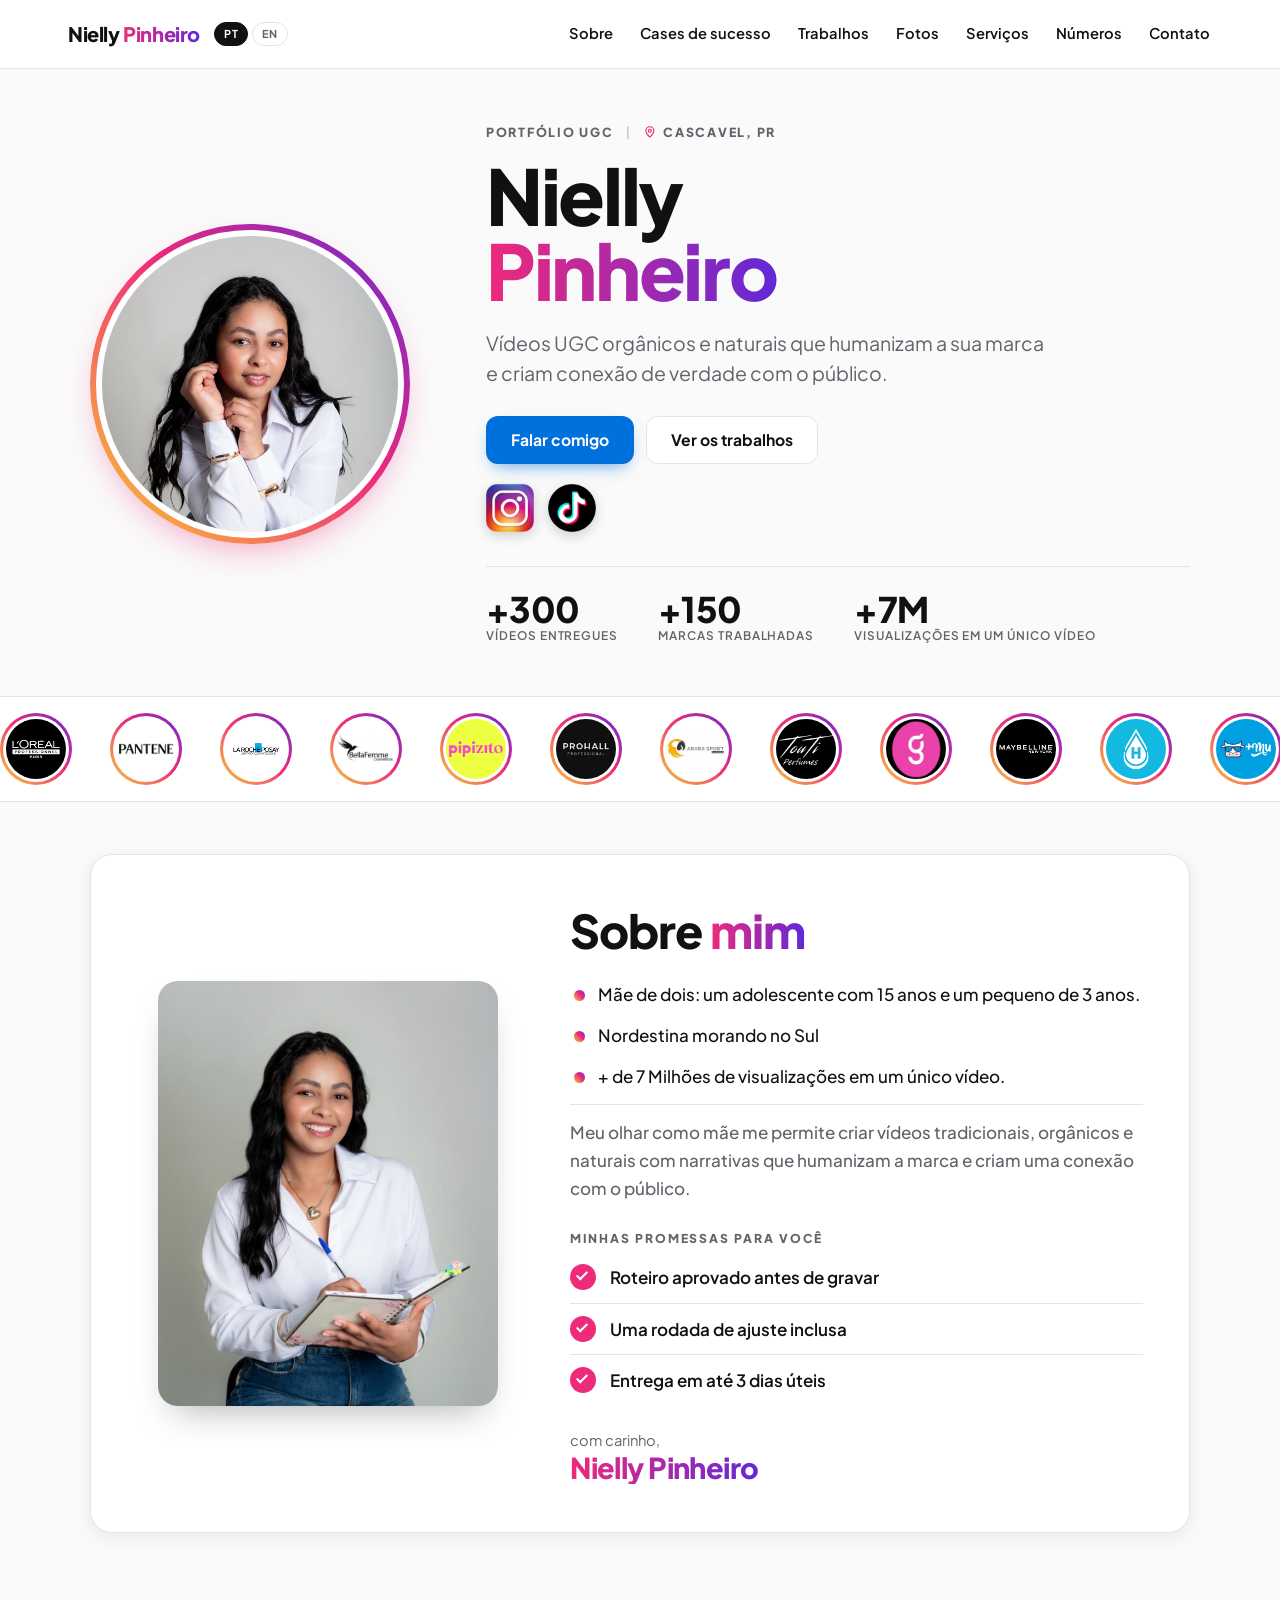
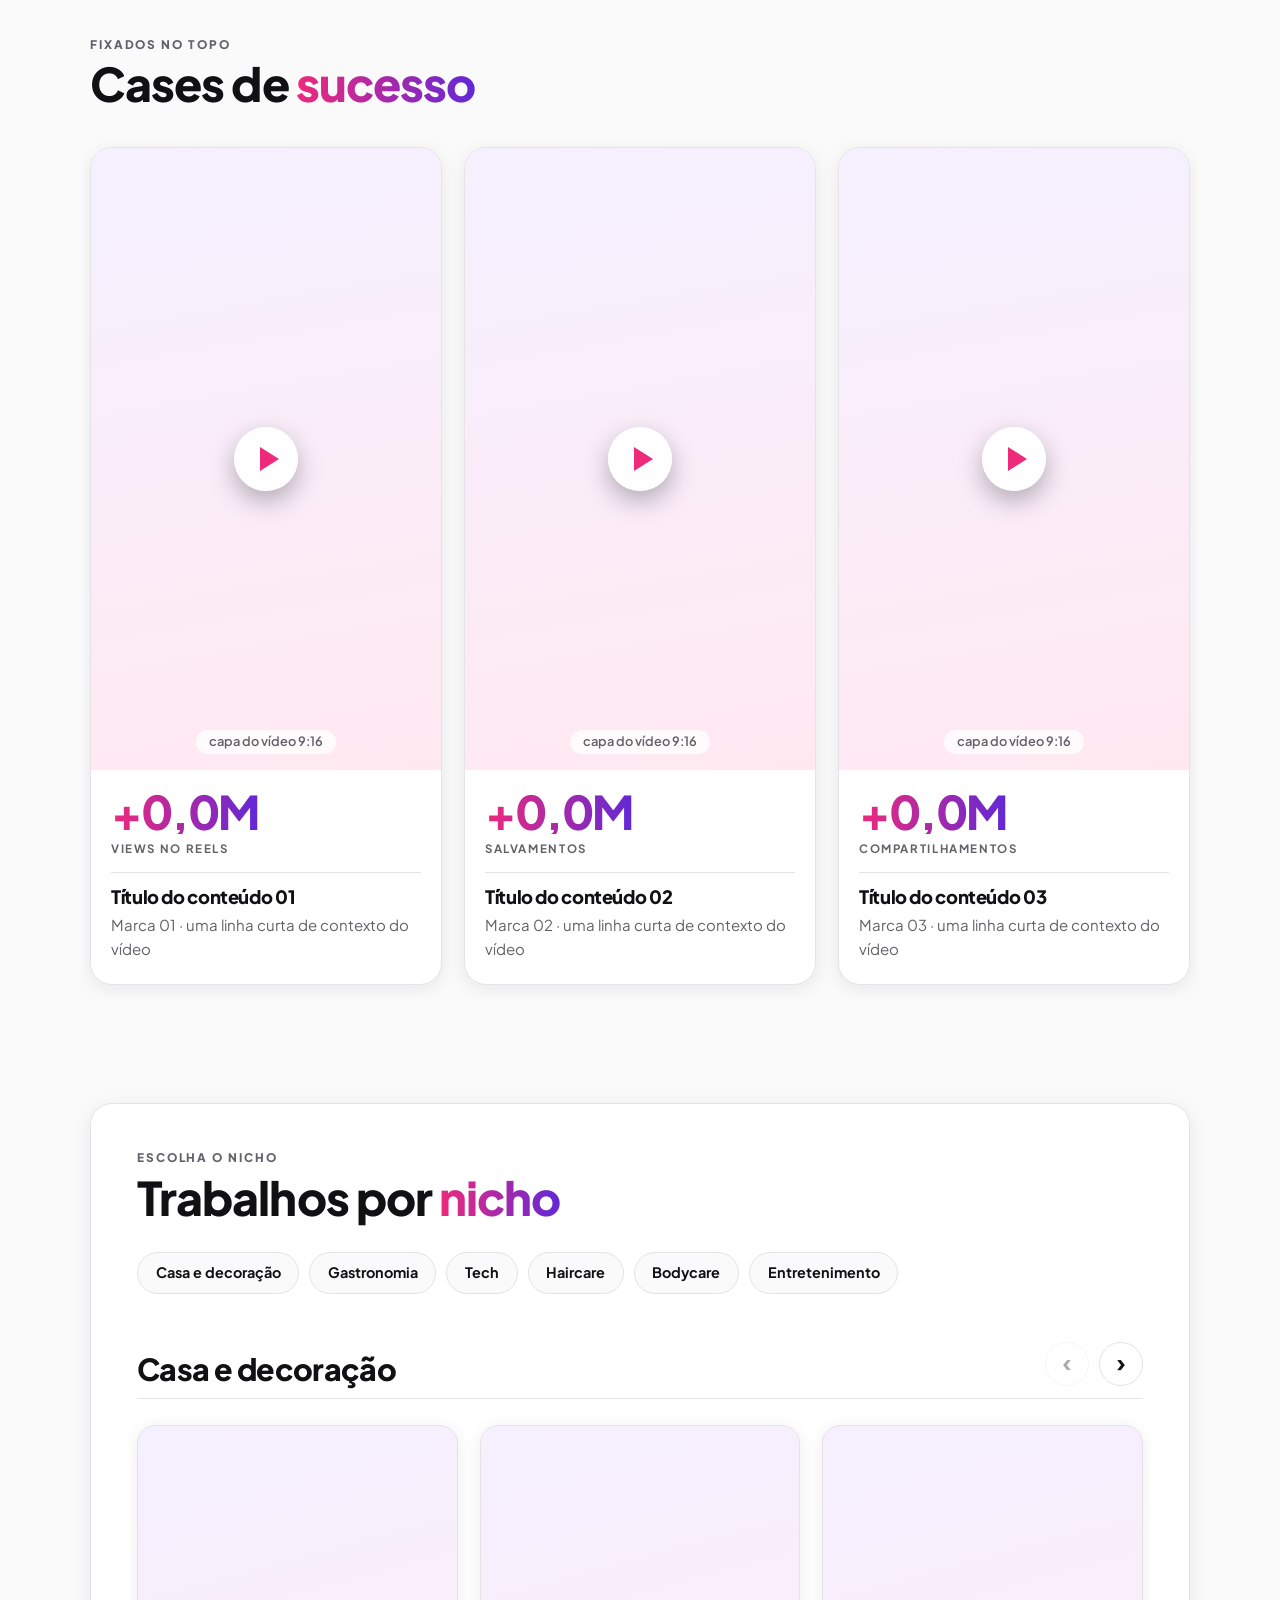
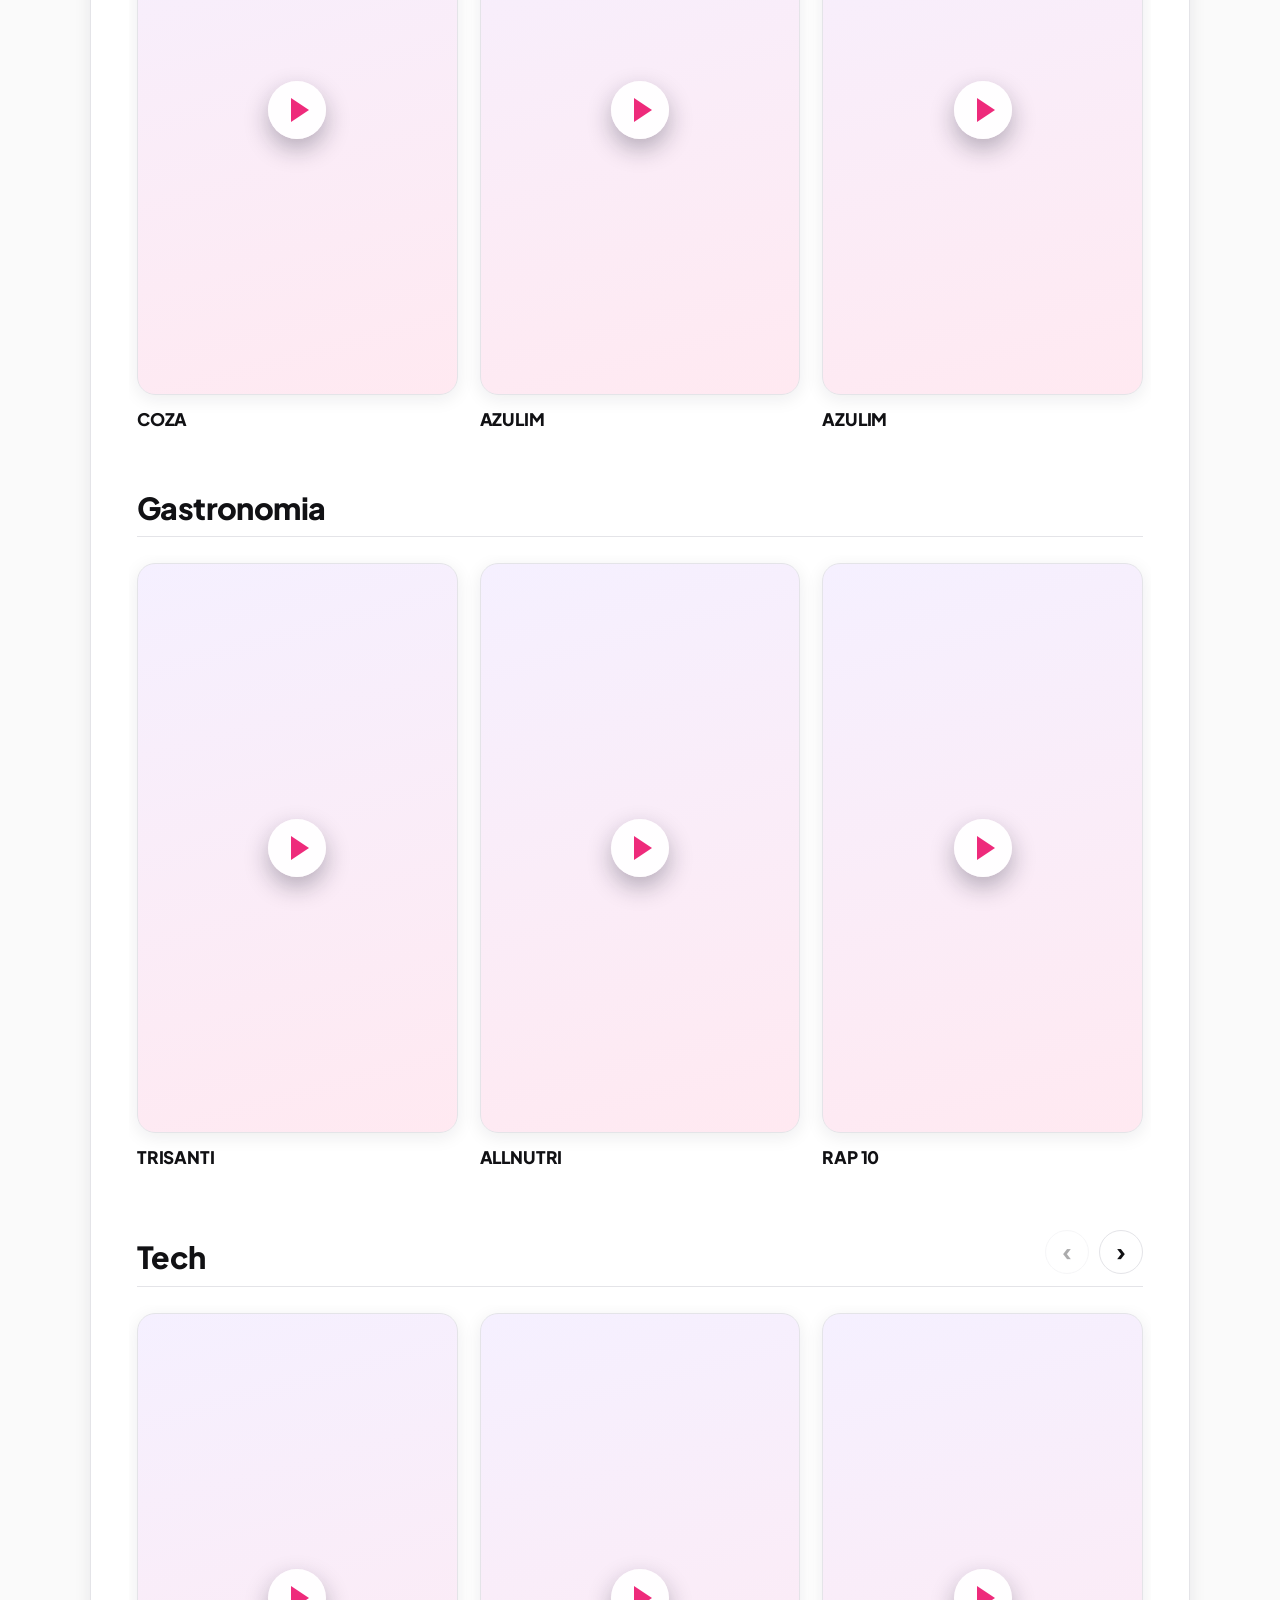
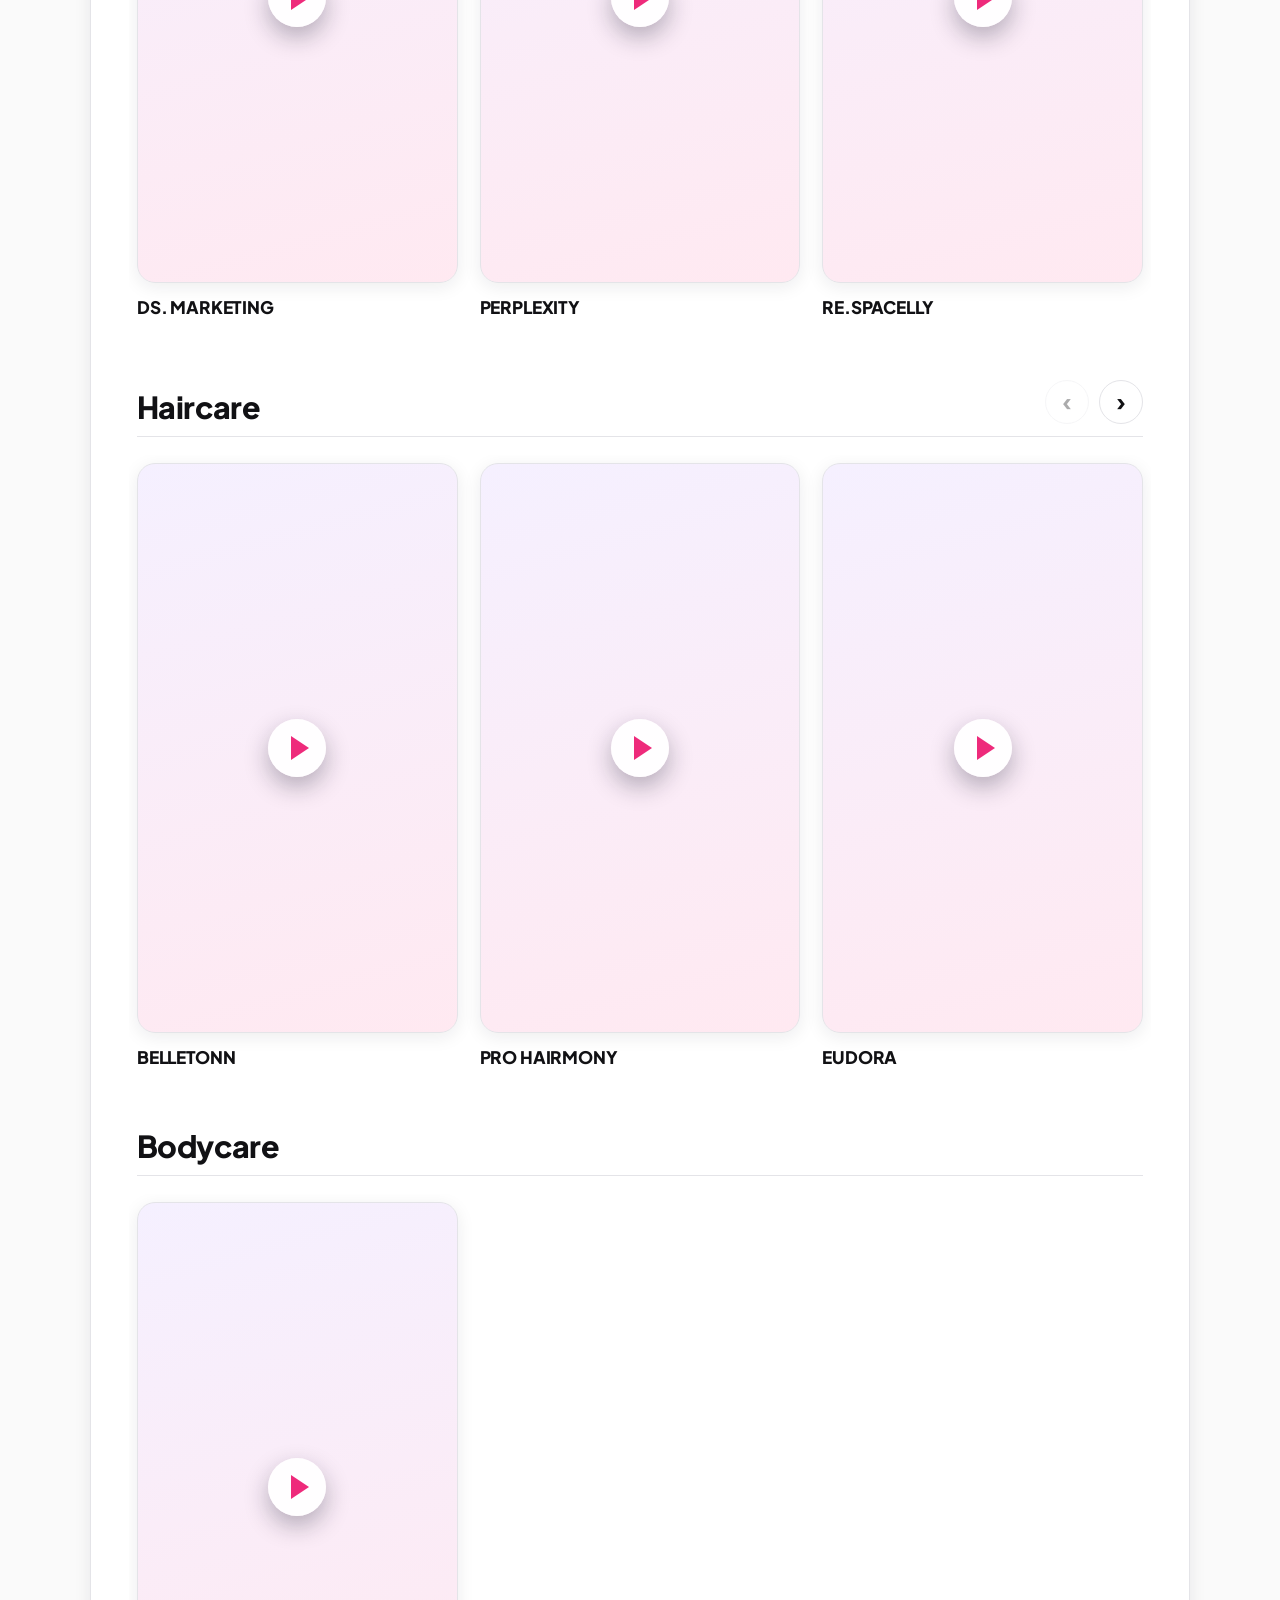
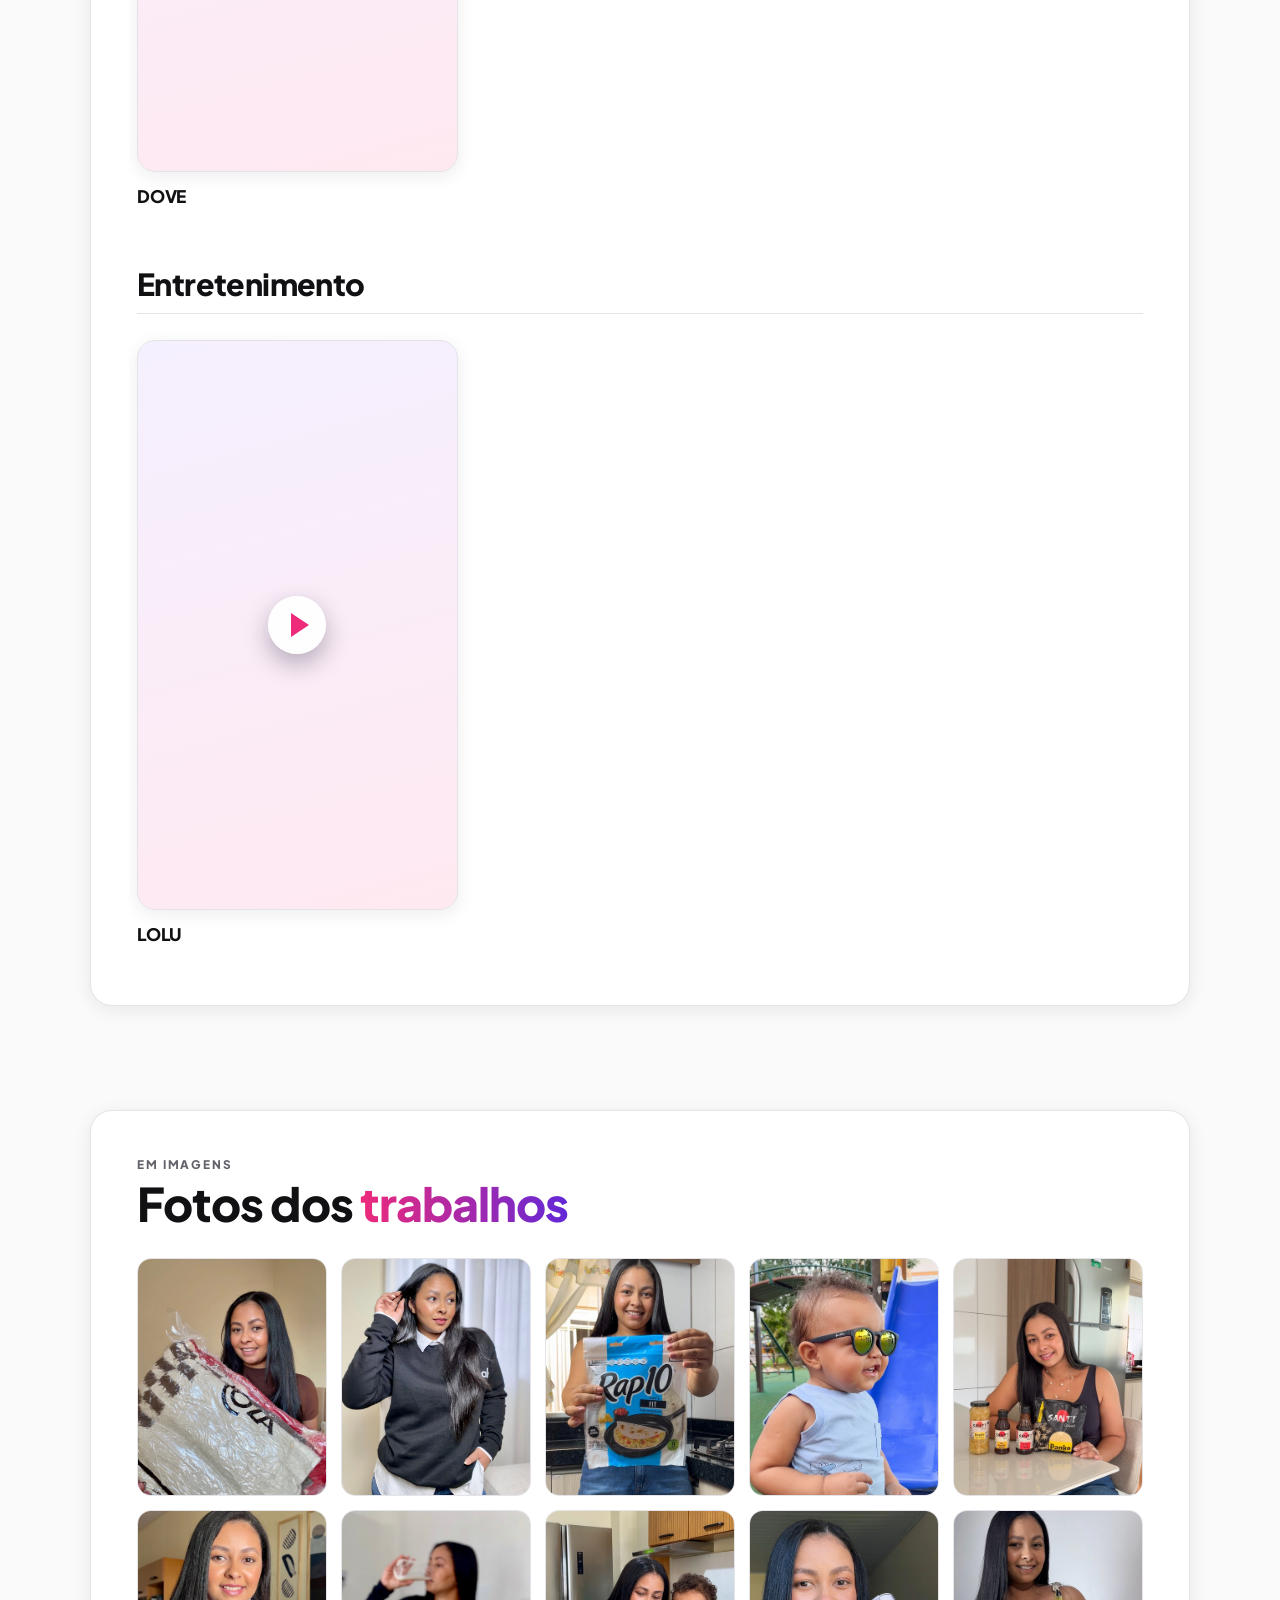
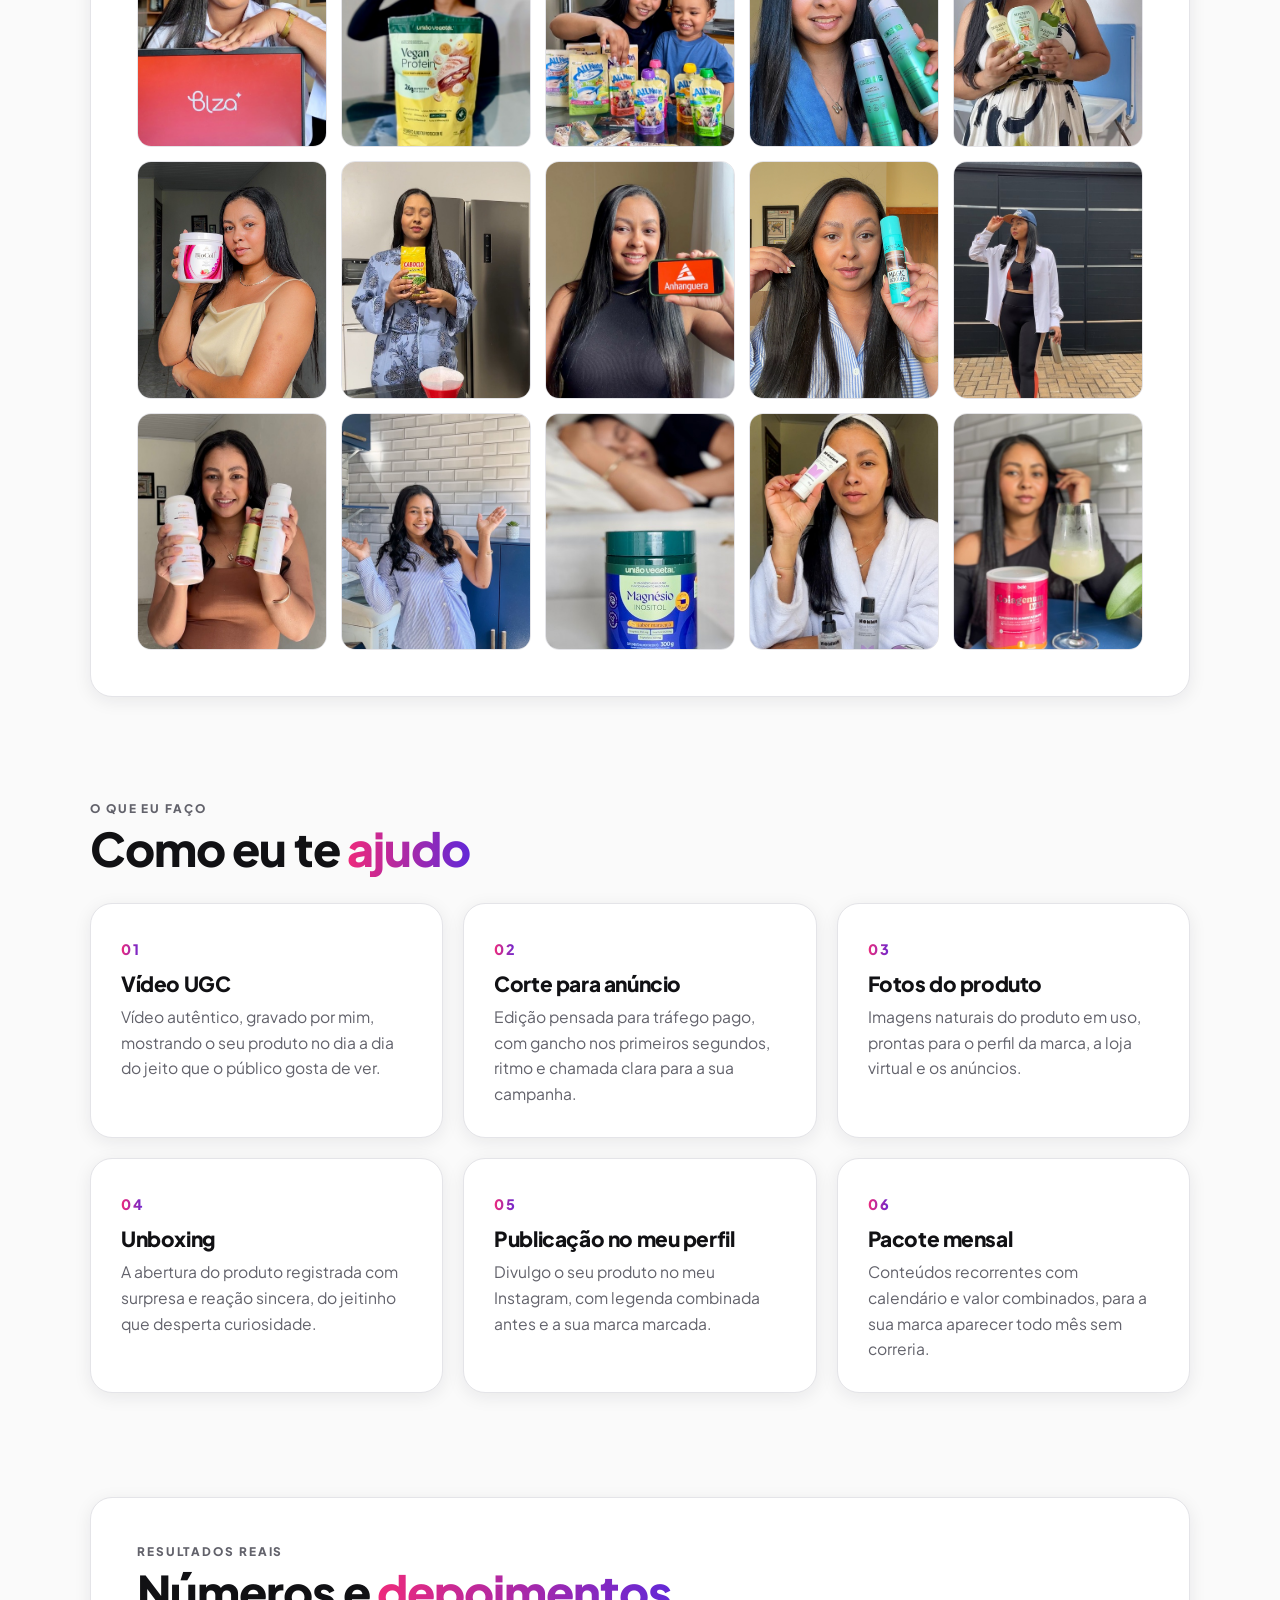
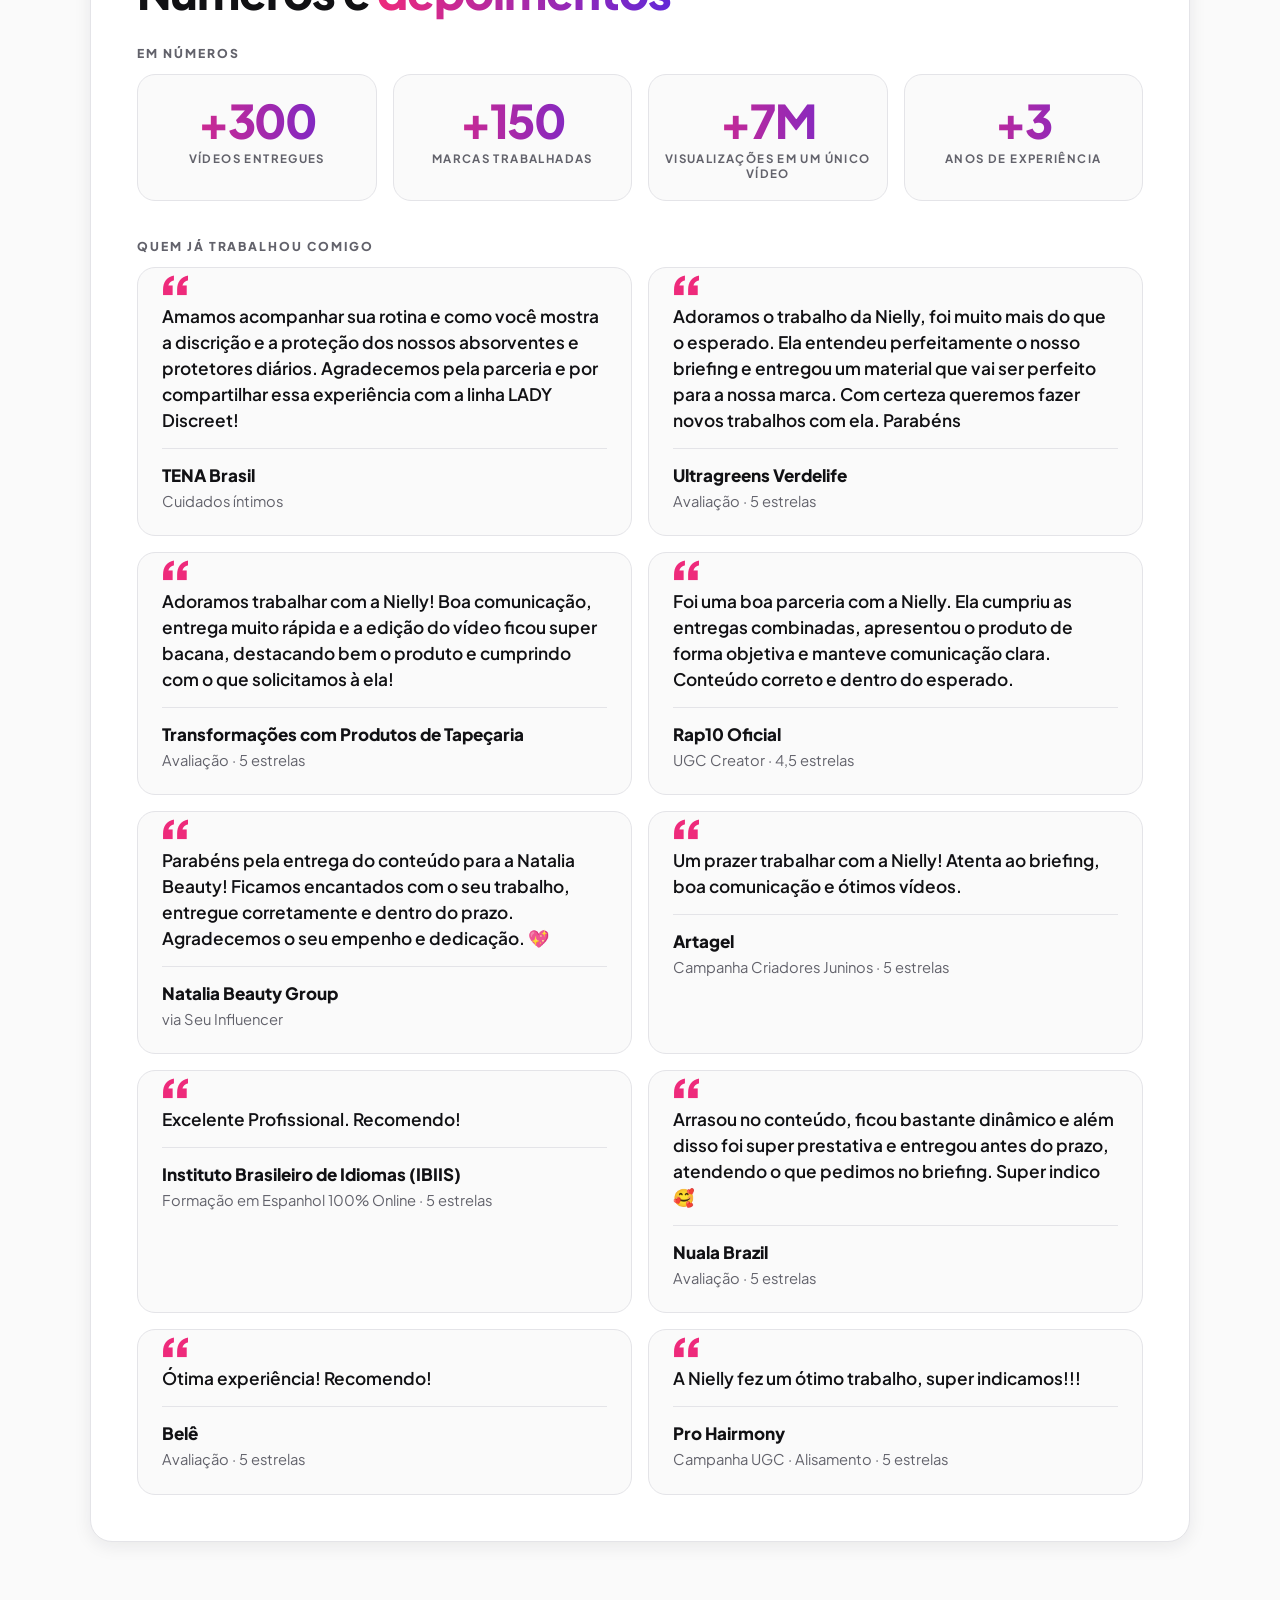
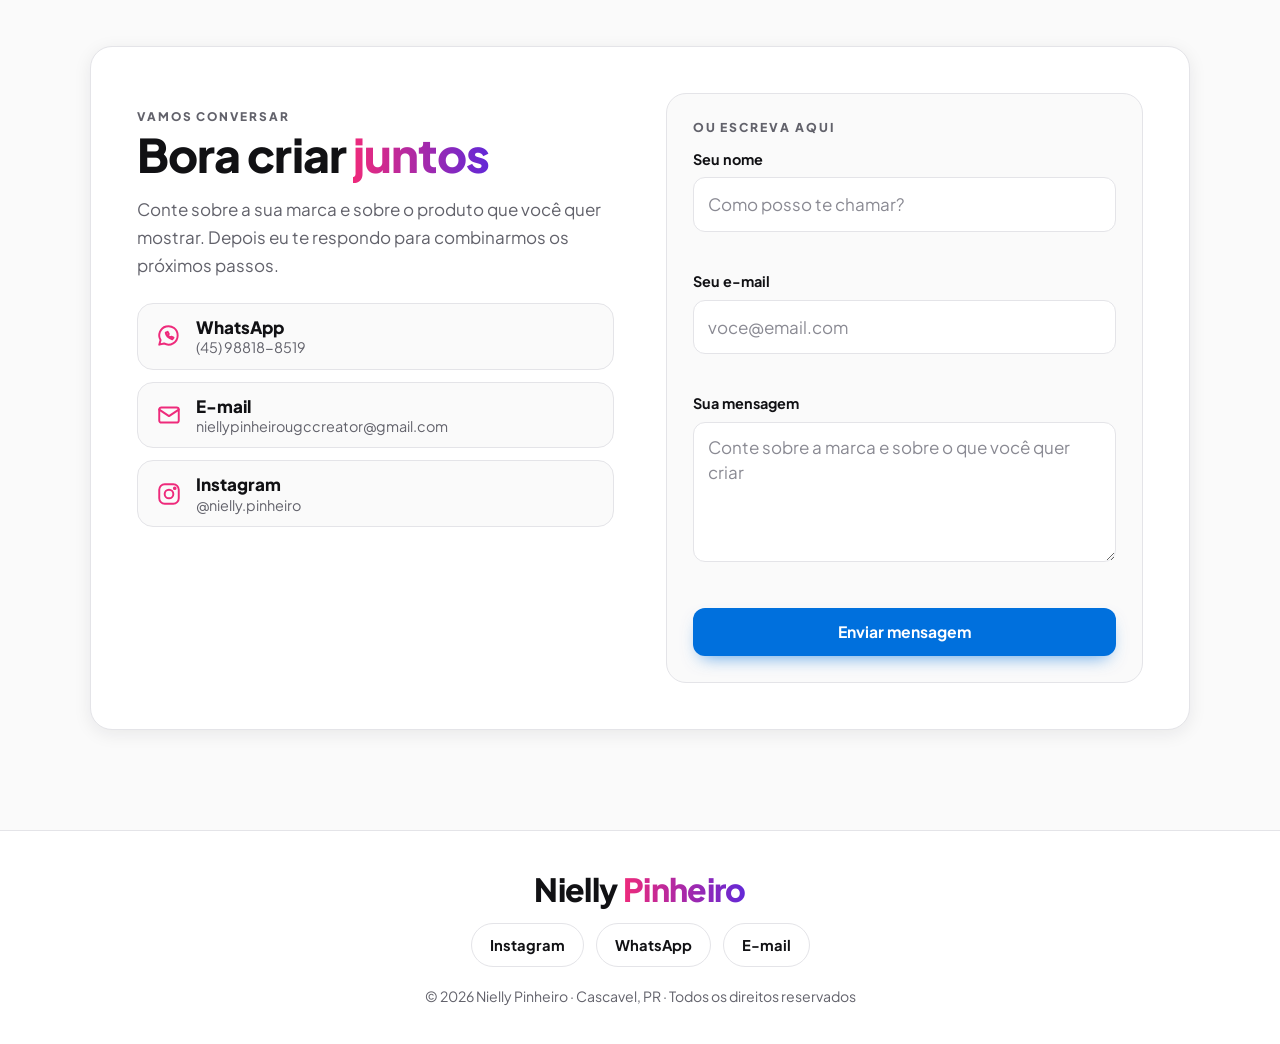
<file: novo.html>
<!DOCTYPE html>
<html lang="pt-BR">
<head>
<meta charset="utf-8">
<meta name="viewport" content="width=device-width, initial-scale=1">
<title>Nielly Pinheiro | Portfólio UGC</title>
<meta name="description" content="Portfólio UGC de Nielly Pinheiro: vídeos orgânicos e naturais que humanizam a sua marca. Veja destaques, trabalhos, serviços e fale comigo.">
<meta name="theme-color" content="#ffffff">
<link rel="icon" href="data:image/svg+xml,%3Csvg xmlns='http://www.w3.org/2000/svg' viewBox='0 0 64 64'%3E%3Ccircle cx='32' cy='32' r='30' fill='%23ee2a7b'/%3E%3Ccircle cx='32' cy='32' r='25' fill='none' stroke='%23ffffff' stroke-width='2'/%3E%3Ctext x='32' y='40' text-anchor='middle' font-family='Arial,sans-serif' font-weight='bold' font-size='22' fill='%23ffffff'%3ENP%3C/text%3E%3C/svg%3E">
<link rel="preconnect" href="https://fonts.googleapis.com">
<link rel="preconnect" href="https://fonts.gstatic.com" crossorigin>
<link href="https://fonts.googleapis.com/css2?family=Plus+Jakarta+Sans:wght@400;500;600;700;800&display=swap" rel="stylesheet">
<style>
/* ==========================================================================
   PERFIL DO INSTAGRAM
   Fundo claro, cartões brancos arredondados, anel colorido de "story" e botões azuis.
   Paleta: rosa #ee2a7b, roxo #6228d7, amarelo #f9ce34, azul #0070dd
   ========================================================================== */
:root{
  --fundo:#fafafa; --card:#fff; --linha:#e4e4e8; --tinta:#111114; --suave:#62626b;
  --azul:#0070dd; --azul-esc:#0059b3;
  --rosa:#ee2a7b; --roxo:#6228d7; --amarelo:#f9ce34;
  --gradiente:linear-gradient(45deg,#f9ce34,#ee2a7b 55%,#6228d7);
  --grad-texto:linear-gradient(90deg,#ee2a7b,#6228d7);
  --sombra:0 4px 18px rgba(20,20,40,.08);
  --fonte:"Plus Jakarta Sans",system-ui,-apple-system,"Segoe UI",Roboto,Arial,sans-serif;
  --gutter:clamp(18px,4vw,48px);
  --topo-h:62px;
  --aviso-h:40px;
}
@media (min-width:1000px){:root{--topo-h:68px;--aviso-h:42px}}
html.sem-aviso{--aviso-h:0px}

/* ---------- base ---------- */
*,*::before,*::after{box-sizing:border-box}
html{scroll-behavior:smooth;scroll-padding-top:calc(var(--topo-h) + var(--aviso-h) + 8px);-webkit-text-size-adjust:100%;background:var(--fundo)}
html.travado{overflow:hidden}
body{margin:0;font-family:var(--fonte);font-size:1.0625rem;line-height:1.65;color:var(--tinta);background:var(--fundo);overflow-x:clip;min-height:100vh}
img{max-width:100%;display:block}
h1,h2,h3,h4,p,ul,figure,blockquote{margin:0}
ul{padding:0;list-style:none}
a{color:inherit}
h1,h2,h3,h4{font-family:var(--fonte);font-weight:800;line-height:1.08;letter-spacing:-.02em}
h2{font-size:clamp(1.9rem,4.6vw,2.9rem)}
h2 em,h1 em{font-style:normal;color:var(--rosa);background:var(--grad-texto);-webkit-background-clip:text;background-clip:text;-webkit-text-fill-color:transparent}
::selection{background:var(--rosa);color:#fff}
[hidden]{display:none!important}
.sr-only{position:absolute;width:1px;height:1px;padding:0;margin:-1px;overflow:hidden;clip:rect(0 0 0 0);white-space:nowrap;border:0}
:focus-visible{outline:3px solid var(--azul);outline-offset:3px;border-radius:6px}
.pular{position:fixed;left:12px;top:-70px;z-index:200;background:#fff;color:var(--tinta);padding:10px 16px;border-radius:10px;font-weight:700;box-shadow:var(--sombra);transition:top .2s}
.pular:focus{top:12px}
.wrap{width:min(1100px,100% - 2*var(--gutter));margin-inline:auto}
main,.rodape{position:relative;z-index:1}
/* enfeites do tema antigo (diário de couro) */
.fitas,.elastico,.selo,.cantos,.ornamento{display:none!important}

/* ---------- faixa da Black Friday ---------- */
.aviso-topo{position:fixed;top:0;left:0;right:0;z-index:52;height:var(--aviso-h);background:linear-gradient(90deg,#ee2a7b,#6228d7);color:#fff}
html.sem-aviso .aviso-topo{display:none}
.aviso-in{height:100%;display:flex;align-items:center;justify-content:center;gap:clamp(8px,1.6vw,18px);padding:0 var(--gutter);font-size:.88rem;line-height:1;white-space:nowrap}
.aviso-pilula{background:#fff;color:#6228d7;font:800 .64rem/1 var(--fonte);letter-spacing:.14em;text-transform:uppercase;padding:7px 12px;border-radius:999px}
.aviso-dias{font-weight:800;color:#fff}
.aviso-ponto{opacity:.6}
.aviso-texto{color:rgba(255,255,255,.92)}
.aviso-link{color:#fff;font-weight:800;text-decoration:underline;text-underline-offset:3px}
@media (max-width:760px){.aviso-texto,.aviso-ponto{display:none}.aviso-in{font-size:.8rem}}
@media (max-width:480px){.aviso-link{display:none}.aviso-pilula{font-size:.6rem;padding:6px 9px}.aviso-in{font-size:.76rem}}

/* ---------- menu fixo ---------- */
.topo{position:fixed;top:var(--aviso-h);left:0;right:0;z-index:50;background:rgba(255,255,255,.94);-webkit-backdrop-filter:blur(10px);backdrop-filter:blur(10px);border-bottom:1px solid var(--linha);transition:box-shadow .3s}
.topo.rolou{box-shadow:0 6px 20px rgba(20,20,40,.08)}
.topo-in{display:flex;align-items:center;justify-content:space-between;height:var(--topo-h);padding:0 var(--gutter);max-width:1240px;margin:0 auto}
.marca{font:800 1.25rem/1 var(--fonte);letter-spacing:-.02em;color:var(--tinta);text-decoration:none;white-space:nowrap}
.marca em{font-style:normal;background:var(--grad-texto);-webkit-background-clip:text;background-clip:text;-webkit-text-fill-color:transparent}
.marca-grupo{display:flex;align-items:center;gap:14px}
.idiomas{display:inline-flex;gap:4px}
.idiomas button{font:700 .68rem/1 var(--fonte);letter-spacing:.06em;padding:6px 9px;border-radius:999px;border:1px solid var(--linha);background:#fff;color:var(--suave);cursor:pointer;transition:background .2s,color .2s,border-color .2s}
.idiomas button:hover{border-color:var(--tinta);color:var(--tinta)}
.idiomas button[aria-pressed="true"]{background:var(--tinta);border-color:var(--tinta);color:#fff}
.menu ul{display:flex;gap:clamp(12px,1.8vw,26px)}
.menu a{display:block;padding:8px 2px;font-size:.92rem;font-weight:600;color:var(--tinta);text-decoration:none;border-bottom:2px solid transparent;transition:border-color .2s,color .2s}
.menu a:hover,.menu a[aria-current="true"]{color:var(--rosa);border-bottom-color:var(--rosa)}
.hamb{display:none;width:46px;height:42px;background:#fff;border:2px solid var(--tinta);border-radius:10px;cursor:pointer;align-items:center;justify-content:center}
.hamb-barras,.hamb-barras::before,.hamb-barras::after{display:block;width:20px;height:2px;background:var(--tinta);border-radius:2px;transition:transform .25s,top .25s,background .2s}
.hamb-barras{position:relative}
.hamb-barras::before,.hamb-barras::after{content:"";position:absolute;left:0}
.hamb-barras::before{top:-6px}
.hamb-barras::after{top:6px}
.hamb[aria-expanded="true"] .hamb-barras{background:transparent}
.hamb[aria-expanded="true"] .hamb-barras::before{top:0;transform:rotate(45deg)}
.hamb[aria-expanded="true"] .hamb-barras::after{top:0;transform:rotate(-45deg)}
@media (max-width:999px){
  .hamb{display:inline-flex}
  .menu{display:none;position:absolute;left:0;right:0;top:100%;background:#fff;border-bottom:1px solid var(--linha);padding:6px var(--gutter) 16px;box-shadow:0 16px 24px rgba(20,20,40,.1)}
  .menu.aberto{display:block}
  .menu ul{flex-direction:column;gap:0}
  .menu a{padding:14px 4px;min-height:48px;font-size:1rem;border-bottom:1px solid var(--linha)}
}

/* ---------- cartões, títulos e botões ---------- */
.papel{position:relative;color:var(--tinta);background:var(--card);border:1px solid var(--linha);border-radius:22px;box-shadow:var(--sombra)}
.secao{padding-block:clamp(26px,4.5vw,52px)}
.eyebrow{font:800 .74rem/1.3 var(--fonte);letter-spacing:.16em;text-transform:uppercase;color:var(--suave)}
.cab-papel,.cab-couro{text-align:left;margin-bottom:clamp(20px,3vw,30px)}
.cab-papel h2,.cab-couro h2{margin-top:6px}
.btn{display:inline-flex;align-items:center;justify-content:center;gap:.6rem;min-height:48px;padding:.75rem 1.5rem;border-radius:12px;font:700 .98rem/1.1 var(--fonte);text-decoration:none;border:1.5px solid transparent;cursor:pointer;transition:transform .2s,background-color .2s,color .2s,box-shadow .2s}
.btn:hover{transform:translateY(-2px)}
.btn-creme,.btn-bordo{background:var(--azul);color:#fff;box-shadow:0 8px 18px -8px rgba(0,112,221,.7)}
.btn-creme:hover,.btn-bordo:hover{background:var(--azul-esc)}
.btn-claro,.btn-contorno{background:#fff;color:var(--tinta);border-color:var(--linha)}
.btn-claro:hover,.btn-contorno:hover{border-color:var(--tinta)}
.btn[disabled]{opacity:.65;cursor:progress;transform:none}

/* ---------- fotos ---------- */
.foto-moldura{position:relative}
.foto{position:relative;aspect-ratio:4/5;overflow:hidden;border-radius:20px;display:flex;align-items:flex-end;justify-content:center;padding:14px;background:linear-gradient(160deg,#f5f0ff,#ffe9f1)}
.foto img{position:absolute;inset:0;width:100%;height:100%;object-fit:cover;object-position:50% 30%}
.legenda-ph{position:relative;z-index:1;font:600 .8rem/1.2 var(--fonte);color:var(--suave);background:rgba(255,255,255,.8);padding:.25rem .8rem;border-radius:999px;text-align:center}

/* ---------- 1. capa (perfil) ---------- */
.capa{position:relative;padding-top:calc(var(--topo-h) + var(--aviso-h) + clamp(24px,5vw,56px))}
.capa-grade{display:grid;grid-template-columns:1fr;gap:clamp(22px,4vw,40px);align-items:center;padding-bottom:clamp(30px,5vw,52px);justify-items:center;text-align:center}
@media (min-width:900px){.capa-grade{grid-template-columns:auto 1fr;gap:clamp(40px,6vw,76px);justify-items:stretch;text-align:left}}
.capa-foto{order:-1;justify-self:center;width:clamp(200px,60vw,250px)}
@media (min-width:900px){.capa-foto{width:clamp(250px,26vw,320px)}}
.capa-foto .foto-moldura{padding:6px;border-radius:50%;background:var(--gradiente);box-shadow:0 14px 34px -12px rgba(238,42,123,.45)}
.capa-foto .foto{aspect-ratio:1/1;border-radius:50%;padding:0;border:6px solid #fff;background:#f3f1f8}
.capa-foto .foto img{object-position:50% 20%}
.capa-etiqueta{display:flex;align-items:center;flex-wrap:wrap;justify-content:center;gap:8px 12px;font:800 .78rem/1.3 var(--fonte);letter-spacing:.14em;text-transform:uppercase;color:var(--suave)}
@media (min-width:900px){.capa-etiqueta{justify-content:flex-start}}
.capa-etiqueta .sep{opacity:.5;font-weight:400}
.capa-etiqueta .local{display:inline-flex;align-items:center;gap:6px}
.capa-etiqueta .pin{width:1.1em;height:1.1em;flex:none;fill:none;stroke:var(--rosa);stroke-width:2;stroke-linecap:round;stroke-linejoin:round}
.capa h1{font-size:clamp(2.7rem,8vw,4.8rem);line-height:.98;margin:.22em 0 .26em;letter-spacing:-.03em}
.capa h1 span{display:block}
.capa-frase{font-size:clamp(1.05rem,2.2vw,1.22rem);line-height:1.55;color:var(--suave);max-width:40ch}
@media (max-width:899px){.capa-frase{margin-inline:auto}}
.capa-botoes{display:flex;flex-wrap:wrap;justify-content:center;gap:12px;margin-top:clamp(20px,3vw,28px)}
@media (min-width:900px){.capa-botoes{justify-content:flex-start}}
.capa-redes{display:flex;align-items:center;justify-content:center;gap:14px;margin-top:20px}
@media (min-width:900px){.capa-redes{justify-content:flex-start}}
.rede-logo{display:inline-block;flex:none;width:48px;height:48px;line-height:0;border-radius:24%;box-shadow:0 4px 12px rgba(20,20,40,.18);transition:transform .2s,box-shadow .2s}
.rede-logo.tk{border-radius:50%}
.rede-logo img{width:100%;height:100%;display:block}
.rede-logo:hover,.rede-logo:focus-visible{transform:translateY(-3px) scale(1.06);box-shadow:0 10px 20px rgba(20,20,40,.25)}
.capa-numeros{display:flex;justify-content:center;flex-wrap:wrap;gap:12px clamp(22px,4vw,40px);margin-top:clamp(24px,3.5vw,34px);padding-top:clamp(18px,3vw,24px);border-top:1px solid var(--linha)}
@media (min-width:900px){.capa-numeros{justify-content:flex-start}}
.capa-numeros li{display:flex;flex-direction:column;gap:2px;min-width:0}
.capa-numeros .contador{font:800 clamp(1.6rem,4vw,2.2rem)/1 var(--fonte);color:var(--tinta);letter-spacing:-.02em}
.capa-numeros .rot{font-size:.74rem;letter-spacing:.08em;text-transform:uppercase;line-height:1.3;color:var(--suave);font-weight:600}
.contador{font-variant-numeric:tabular-nums}

/* faixa com as marcas: as logos continuam girando devagar, cada uma dentro de um anel de story */
.faixa{position:relative;z-index:1;overflow:hidden;background:#fff;border-block:1px solid var(--linha)}
.faixa-trilho{display:flex;align-items:center;width:max-content;padding-block:16px;animation:correr 150s linear infinite}
.faixa:hover .faixa-trilho{animation-play-state:paused}
@keyframes correr{to{transform:translateX(-50%)}}
.faixa-item{display:flex;align-items:center;gap:clamp(22px,3vw,38px);padding-right:clamp(22px,3vw,38px);white-space:nowrap}
.faixa-logo{width:clamp(56px,8vw,72px);height:clamp(56px,8vw,72px);border-radius:50%;object-fit:cover;padding:3px;border:3px solid transparent;background:linear-gradient(#fff,#fff) padding-box,var(--gradiente) border-box}

/* ---------- 2. sobre mim ---------- */
.sobre-grade{display:grid;grid-template-columns:1fr;gap:clamp(26px,4vw,52px);padding:clamp(22px,4vw,46px);align-items:center}
@media (min-width:860px){.sobre-grade{grid-template-columns:minmax(0,.8fr) minmax(0,1.2fr)}}
.sobre-foto{width:min(100%,340px);justify-self:center}
.sobre-foto .foto{box-shadow:0 18px 36px -16px rgba(20,20,40,.35)}
.sobre-texto h2{margin:.1em 0 .4em}
.sobre-fatos{margin-top:.4rem;max-width:58ch}
.sobre-fatos li{position:relative;padding:.4rem 0 .4rem 28px;font-weight:500}
.sobre-fatos li::before{content:"";position:absolute;left:4px;top:1rem;width:11px;height:11px;border-radius:50%;background:var(--gradiente)}
.sobre-fatos li:last-child{margin-top:.5rem;padding-top:.8rem;padding-left:0;border-top:1px solid var(--linha);color:var(--suave)}
.sobre-fatos li:last-child::before{display:none}
.sobre-texto .legenda-lista{margin-top:1.4rem;font:800 .76rem/1.2 var(--fonte);letter-spacing:.16em;text-transform:uppercase;color:var(--suave)}
.promessas{margin-top:.4rem}
.promessas li{display:flex;align-items:center;gap:14px;padding:.7rem 0;border-bottom:1px solid var(--linha);font-weight:600}
.promessas li:last-child{border-bottom:0}
.marca-ok{flex:none;position:relative;width:26px;height:26px;border-radius:50%;background:var(--rosa)}
.marca-ok::after{content:"";position:absolute;left:9px;top:5px;width:6px;height:11px;border:solid #fff;border-width:0 2px 2px 0;transform:rotate(45deg)}
.assinatura{margin-top:1.4rem}
.assin-pre{display:block;font-size:.92rem;color:var(--suave)}
.assin-nome{display:inline-block;font:800 clamp(1.4rem,3.2vw,1.8rem)/1.1 var(--fonte);letter-spacing:-.02em;background:var(--grad-texto);-webkit-background-clip:text;background-clip:text;-webkit-text-fill-color:transparent}
.assinatura svg{display:none}

/* ---------- 3. destaques ---------- */
.destaques{display:flex;flex-direction:column;gap:10px}
.destaques .setas{align-self:flex-end}
.destaques .carrossel .destaque{flex:0 0 calc((100% - 44px)/3);min-width:0;scroll-snap-align:start}
@media (max-width:899px){.destaques .carrossel .destaque{flex-basis:calc((100% - 22px)/2)}}
@media (max-width:559px){.destaques .carrossel{gap:16px}.destaques .carrossel .destaque{flex-basis:80%}}
.destaque{display:flex;flex-direction:column;padding:0;overflow:hidden;text-decoration:none;color:var(--tinta);background:var(--card);border:1px solid var(--linha);border-radius:22px;box-shadow:var(--sombra);transition:transform .3s,box-shadow .3s}
.destaque:hover{transform:translateY(-5px);box-shadow:0 14px 30px -12px rgba(20,20,40,.25)}
.tela{position:relative;aspect-ratio:9/16;overflow:hidden;display:flex;align-items:flex-end;justify-content:center;padding:16px;background:linear-gradient(170deg,#f5f0ff,#ffe9f1)}
.tela img{position:absolute;inset:0;width:100%;height:100%;object-fit:cover}
.tela iframe{position:absolute;inset:0;width:100%;height:100%;border:0}
.tela.tocavel{width:100%;margin:0;border:0;font:inherit;color:inherit;cursor:pointer;-webkit-appearance:none;appearance:none}
.play{position:absolute;left:50%;top:50%;z-index:2;width:64px;height:64px;margin:-32px 0 0 -32px;border-radius:50%;background:rgba(255,255,255,.95);box-shadow:0 10px 24px rgba(20,20,40,.3);transition:transform .25s}
.play::before{content:"";position:absolute;left:26px;top:20px;border-style:solid;border-width:12px 0 12px 19px;border-color:transparent transparent transparent var(--rosa)}
.destaque:hover .play{transform:scale(1.08)}
.destaque-corpo{padding:18px 20px 22px;text-align:left}
.destaque-num{font:800 clamp(2.2rem,4vw,2.9rem)/1 var(--fonte);letter-spacing:-.03em;background:var(--grad-texto);-webkit-background-clip:text;background-clip:text;-webkit-text-fill-color:transparent;display:inline-block}
.destaque-rot{margin:.35rem 0 .9rem;font:700 .72rem/1.3 var(--fonte);letter-spacing:.14em;text-transform:uppercase;color:var(--suave)}
.destaque h3{font-size:1.15rem;padding-top:.9rem;margin-bottom:.35rem;border-top:1px solid var(--linha)}
.destaque-ctx{color:var(--suave);font-size:.94rem}

/* ---------- 4. trabalhos por nicho ---------- */
.trabalhos-pagina{padding:clamp(22px,4vw,46px)}
.filtros{display:flex;flex-wrap:wrap;justify-content:flex-start;gap:10px}
.filtro{display:inline-flex;align-items:center;min-height:42px;padding:.5rem 1.1rem;border-radius:999px;border:1px solid var(--linha);background:var(--fundo);color:var(--tinta);font:700 .9rem/1.1 var(--fonte);text-decoration:none;transition:background-color .2s,color .2s,border-color .2s,transform .2s}
.filtro:hover{background:var(--tinta);border-color:var(--tinta);color:#fff;transform:translateY(-1px)}
.nicho{margin-top:clamp(30px,4.5vw,48px);scroll-margin-top:12px}
.nicho-cab{display:flex;align-items:flex-end;justify-content:space-between;gap:16px;padding-bottom:12px;margin-bottom:18px;border-bottom:1px solid var(--linha)}
.nicho-cab h3{font-size:clamp(1.4rem,3vw,1.9rem);color:var(--tinta)}
.setas{display:flex;gap:10px;flex:none}
.seta{width:44px;height:44px;border-radius:50%;border:1px solid var(--linha);background:#fff;color:var(--tinta);cursor:pointer;display:grid;place-items:center;font:700 1.6rem/1 var(--fonte);padding:0 0 3px;transition:background-color .2s,color .2s,opacity .2s}
.seta:hover:not(:disabled){background:var(--tinta);border-color:var(--tinta);color:#fff}
.seta:disabled{opacity:.35;cursor:default}
.carrossel{position:relative;display:flex;gap:22px;align-items:flex-start;overflow-x:auto;scroll-snap-type:x mandatory;scroll-padding-inline:8px;padding:8px 8px 14px;margin-inline:-8px;overscroll-behavior-x:contain;scrollbar-width:none;-ms-overflow-style:none}
.carrossel::-webkit-scrollbar{display:none}
.trab{flex:0 0 calc((100% - 44px)/3);min-width:0;scroll-snap-align:start;display:block;color:inherit;text-decoration:none}
@media (max-width:899px){.trab{flex-basis:calc((100% - 22px)/2)}}
@media (max-width:559px){.carrossel{gap:16px}.trab{flex-basis:80%}}
.trab-midia{position:relative;overflow:hidden;border-radius:18px;border:1px solid var(--linha);display:flex;align-items:flex-end;justify-content:center;padding:14px;background:linear-gradient(165deg,#f5f0ff,#ffe9f1);box-shadow:var(--sombra);transition:box-shadow .25s,transform .25s}
.trab-midia.v{aspect-ratio:9/16}
.trab-midia.f{aspect-ratio:4/5}
.trab-midia img{position:absolute;inset:0;width:100%;height:100%;object-fit:cover}
.trab-midia.tocavel{width:100%;margin:0;font:inherit;color:inherit;text-align:center;cursor:pointer;-webkit-appearance:none;appearance:none}
.trab-midia iframe{position:absolute;inset:0;width:100%;height:100%;border:0}
.mini-play{position:absolute;right:12px;top:12px;z-index:2;width:34px;height:34px;border-radius:50%;background:rgba(255,255,255,.95);box-shadow:0 4px 10px rgba(20,20,40,.25)}
.mini-play::before{content:"";position:absolute;left:13px;top:9px;border-style:solid;border-width:8px 0 8px 12px;border-color:transparent transparent transparent var(--rosa)}
.trab .play{width:58px;height:58px;margin:-29px 0 0 -29px}
.trab .play::before{left:23px;top:17px;border-width:12px 0 12px 18px}
.trab-midia.tocavel:hover .play{transform:scale(1.08)}
.trab h4{margin-top:14px;font:800 1.08rem/1.2 var(--fonte);letter-spacing:-.01em}
.trab p{color:var(--suave);font-size:.93rem}
.trab .trab-destaque{margin-top:2px;font-weight:700;color:var(--rosa);font-size:.9rem}
a.trab:hover .trab-midia{transform:translateY(-3px);box-shadow:0 14px 28px -12px rgba(20,20,40,.3)}
.midia-previa{position:relative}
.midia-previa iframe.previa{position:absolute;inset:0;z-index:2;width:100%;height:100%;border:0;pointer-events:none}
.trab-midia.previa-ativa .play{opacity:0;transition:opacity .15s}
.nicho-vazio{padding:30px 18px;text-align:center;color:var(--suave);border:1px dashed var(--linha);border-radius:16px}

/* ---------- 4b. fotos ---------- */
.fotos-pagina{padding:clamp(22px,4vw,46px)}
.galeria-fotos{display:grid;grid-template-columns:repeat(2,1fr);gap:clamp(8px,1.4vw,14px)}
@media (min-width:600px){.galeria-fotos{grid-template-columns:repeat(3,1fr)}}
@media (min-width:900px){.galeria-fotos{grid-template-columns:repeat(4,1fr)}}
@media (min-width:1200px){.galeria-fotos{grid-template-columns:repeat(5,1fr)}}
.galeria-fotos img{display:block;width:100%;height:auto;aspect-ratio:4/5;object-fit:cover;border-radius:14px;border:1px solid var(--linha);transition:transform .2s,box-shadow .2s}
.galeria-fotos img:hover{transform:scale(1.025);box-shadow:var(--sombra)}

/* ---------- 5. serviços ---------- */
.servicos{display:grid;grid-template-columns:1fr;gap:clamp(14px,2vw,20px)}
@media (min-width:600px){.servicos{grid-template-columns:repeat(2,1fr)}}
@media (min-width:960px){.servicos{grid-template-columns:repeat(3,1fr)}}
.servico{padding:clamp(22px,3vw,30px);transition:transform .3s,box-shadow .3s}
.servico:hover{transform:translateY(-4px);box-shadow:0 14px 30px -14px rgba(20,20,40,.25)}
.servico-num{display:inline-block;font:800 .9rem/1 var(--fonte);letter-spacing:.14em;background:var(--grad-texto);-webkit-background-clip:text;background-clip:text;-webkit-text-fill-color:transparent}
.servico h3{font-size:1.3rem;margin:.7rem 0 .5rem}
.servico p{color:var(--suave);font-size:.98rem}

/* ---------- 6. números e depoimentos ---------- */
.numeros-pagina{padding:clamp(22px,4vw,46px)}
.sub-legenda{margin:clamp(26px,3.5vw,38px) 0 14px;text-align:left;font:800 .76rem/1.2 var(--fonte);letter-spacing:.16em;text-transform:uppercase;color:var(--suave)}
.numeros-pagina .cab-papel + .sub-legenda{margin-top:0}
.metricas{display:grid;grid-template-columns:repeat(2,1fr);gap:clamp(10px,1.6vw,16px)}
@media (min-width:860px){.metricas{grid-template-columns:repeat(4,1fr)}}
.metrica{text-align:center;padding:22px 10px 18px;background:var(--fundo);border:1px solid var(--linha);border-radius:18px}
.metrica .contador{display:block;font:800 clamp(2rem,4.4vw,2.9rem)/1 var(--fonte);letter-spacing:-.03em;background:var(--grad-texto);-webkit-background-clip:text;background-clip:text;-webkit-text-fill-color:transparent}
.metrica .rot{display:block;margin-top:.5rem;font:700 .72rem/1.3 var(--fonte);letter-spacing:.12em;text-transform:uppercase;color:var(--suave)}
.resultados{display:grid;grid-template-columns:1fr;gap:16px}
@media (min-width:860px){.resultados{grid-template-columns:repeat(3,1fr)}}
.resultado{padding:22px;background:var(--fundo);border:1px solid var(--linha);border-left:5px solid var(--rosa);border-radius:16px}
.resultado-num{font:800 clamp(2rem,4vw,2.6rem)/1 var(--fonte);letter-spacing:-.03em}
.resultado-rot{font-weight:700;margin-top:.3rem}
.resultado-marca{font:700 .74rem/1.3 var(--fonte);letter-spacing:.12em;text-transform:uppercase;color:var(--suave);margin:.15rem 0 .7rem}
.resultado p:last-child{color:var(--suave);font-size:.95rem}
.depoimentos{display:grid;grid-template-columns:1fr;gap:16px}
@media (min-width:860px){.depoimentos{grid-template-columns:repeat(2,1fr)}}
.depoimento{position:relative;padding:36px 24px 22px;background:var(--fundo);border:1px solid var(--linha);border-radius:18px}
.aspas{position:absolute;left:18px;top:-2px;font:800 4rem/1 var(--fonte);color:var(--rosa)}
.depoimento blockquote p{position:relative;font:600 1.08rem/1.5 var(--fonte);color:var(--tinta)}
.depoimento figcaption{margin-top:14px;padding-top:12px;border-top:1px solid var(--linha);display:flex;flex-direction:column}
.depoimento figcaption strong{font-weight:800}
.depoimento figcaption span{color:var(--suave);font-size:.92rem}

/* ---------- 7. contato ---------- */
.contato-grade{display:grid;grid-template-columns:1fr;gap:clamp(26px,4vw,52px);padding:clamp(22px,4vw,46px)}
@media (min-width:900px){.contato-grade{grid-template-columns:1fr 1fr}}
.contato-texto h2{margin-top:.1em}
.contato-texto p{margin-top:1rem;max-width:46ch;color:var(--suave)}
.contato-texto .eyebrow{color:var(--suave)}
.canais{display:grid;gap:12px;margin-top:1.5rem}
.canal{display:flex;align-items:center;gap:14px;min-height:62px;padding:12px 18px;border:1px solid var(--linha);background:var(--fundo);border-radius:16px;text-decoration:none;color:var(--tinta);transition:border-color .2s,transform .2s,box-shadow .2s}
.canal:hover{border-color:var(--rosa);transform:translateX(4px);box-shadow:var(--sombra)}
.canal .icone{flex:none;width:26px;height:26px;color:var(--rosa)}
.canal span{display:flex;flex-direction:column;min-width:0;line-height:1.3}
.canal strong{font-weight:800}
.canal small{font-size:.9rem;overflow-wrap:anywhere;color:var(--suave)}
.form-caixa{align-self:start;padding:clamp(18px,3vw,26px);background:var(--fundo);border:1px solid var(--linha);border-radius:20px}
.form-legenda{font:800 .76rem/1.2 var(--fonte);letter-spacing:.16em;text-transform:uppercase;color:var(--suave);margin-bottom:14px}
.campo{margin-bottom:16px}
.campo label{display:block;font-weight:700;font-size:.9rem;margin-bottom:.35rem}
.campo input,.campo textarea{width:100%;min-height:48px;padding:.75rem .9rem;font:inherit;color:var(--tinta);background:#fff;border:1px solid var(--linha);border-radius:12px}
.campo input:focus,.campo textarea:focus{outline:2px solid var(--azul);outline-offset:1px;border-color:var(--azul)}
.campo textarea{min-height:140px;resize:vertical;line-height:1.5;padding:.75rem .9rem}
.campo ::placeholder{color:#8a8a93;opacity:1}
.campo [aria-invalid="true"]{border-color:#d4183d;box-shadow:0 0 0 1px #d4183d}
.erro{min-height:1.3em;margin-top:.25rem;font-size:.9rem;color:#c0173a}
.form-caixa .btn{width:100%}
.confirmacao{text-align:center;padding:10px 4px}
.confirmacao:focus{outline:none}
.conf-titulo{font-size:clamp(1.6rem,3.6vw,2.1rem);color:var(--tinta);margin-bottom:.6rem}
.conf-botoes{display:flex;flex-wrap:wrap;justify-content:center;gap:12px;margin-top:1.2rem}
.conf-outra{margin-top:1rem;background:none;border:0;color:var(--azul);text-decoration:underline;font:inherit;cursor:pointer;min-height:44px}

/* ---------- cartão de captura ---------- */
.cartao-fundo{position:fixed;inset:0;z-index:100;display:grid;place-items:center;padding:48px 20px 20px;background:rgba(17,17,24,.55);-webkit-backdrop-filter:blur(2px);backdrop-filter:blur(2px);overflow-y:auto;opacity:0;transition:opacity .25s}
.cartao-fundo.aberto{opacity:1}
.cartao{width:min(100%,430px);margin:auto;padding:clamp(34px,5vw,44px) clamp(22px,4vw,32px) 28px;text-align:center;transform:translateY(16px) scale(.98);transition:transform .3s;box-shadow:0 30px 60px -20px rgba(0,0,0,.45)}
.cartao-fundo.aberto .cartao{transform:none}
.cartao:focus{outline:none}
.cartao h2{font-size:clamp(1.5rem,4.4vw,1.9rem);margin-top:.2em}
.cartao .cartao-texto{margin:.8rem 0 1.2rem;color:var(--suave)}
.cartao form{text-align:left}
.cartao .btn{width:100%}
.fechar{position:absolute;top:10px;right:10px;width:40px;height:40px;display:grid;place-items:center;background:#fff;border:1px solid var(--linha);border-radius:50%;color:var(--tinta);cursor:pointer}
.fechar:hover{background:var(--fundo)}
.fechar svg{width:18px;height:18px}

/* ---------- 8. rodapé ---------- */
.rodape{margin-top:clamp(24px,4vw,48px);padding:42px 0 36px;text-align:center;color:var(--tinta);background:#fff;border-top:1px solid var(--linha)}
.rodape-nome{font:800 clamp(1.5rem,4vw,2rem)/1 var(--fonte);letter-spacing:-.02em}
.rodape-nome em{font-style:normal;background:var(--grad-texto);-webkit-background-clip:text;background-clip:text;-webkit-text-fill-color:transparent}
.redes{display:flex;flex-wrap:wrap;justify-content:center;gap:8px 12px;margin:18px 0}
.redes a{display:inline-block;padding:9px 18px;color:var(--tinta);text-decoration:none;border:1px solid var(--linha);border-radius:999px;font-weight:700;font-size:.92rem;transition:background-color .2s,color .2s,border-color .2s}
.redes a:hover{background:var(--tinta);border-color:var(--tinta);color:#fff}
.rodape small{display:block;font-size:.88rem;color:var(--suave)}

/* ---------- entrada suave ao rolar ---------- */
.revela{opacity:0;transform:translateY(22px);transition:opacity .7s cubic-bezier(.2,.7,.2,1) var(--d,0ms),transform .7s cubic-bezier(.2,.7,.2,1) var(--d,0ms)}
.revela.visivel{opacity:1;transform:none}

/* ---------- movimento reduzido ---------- */
@media (prefers-reduced-motion:reduce){
  html{scroll-behavior:auto}
  *,*::before,*::after{animation-duration:.001ms!important;animation-iteration-count:1!important;transition-duration:.001ms!important;transition-delay:0ms!important}
  .revela{opacity:1;transform:none}
  .faixa-trilho{animation:none;width:auto;flex-wrap:wrap;justify-content:center}
  .faixa-item.dup{display:none}
}

.sobre-foto .foto-moldura.papel{background:none;border:0;box-shadow:none;border-radius:0}
</style>
<noscript><style>.revela{opacity:1!important;transform:none!important}</style></noscript>
<script>
/* Faixa da Black Friday: conta sozinha os dias que faltam (a Black Friday é a sexta depois da 4ª quinta de novembro).
   Aparece quando faltam 120 dias ou menos, e some depois da Black Friday até a próxima temporada. */
(function () {
  function sextaNegra(ano) {
    var primeira = 1 + ((4 - new Date(ano, 10, 1).getDay() + 7) % 7);
    return new Date(ano, 10, primeira + 21 + 1);
  }
  var hoje = new Date(), ano = hoje.getFullYear();
  function dias(a) {
    var bf = sextaNegra(a);
    return Math.round((Date.UTC(bf.getFullYear(), bf.getMonth(), bf.getDate()) - Date.UTC(hoje.getFullYear(), hoje.getMonth(), hoje.getDate())) / 86400000);
  }
  var d = dias(ano);
  if (d < 0) d = dias(ano + 1);
  var mostrar = d >= 0 && d <= 120;
  if (!mostrar) document.documentElement.classList.add("sem-aviso");
  document.addEventListener("DOMContentLoaded", function () {
    var el = document.getElementById("avisoDias");
    if (!el || !mostrar) return;
    el.textContent = d === 0 ? "Hoje é Black Friday!" : d === 1 ? "Falta 1 dia pra Black Friday" : "Faltam " + d + " dias pra Black Friday";
  });
})();
</script>
</head>
<body>
<a class="pular" href="#conteudo">Pular para o conteúdo</a>

<!-- Três fitas marcadoras de página e o elástico do diário (decorativos) -->
<div class="fitas" aria-hidden="true"><i class="fita f1"></i><i class="fita f2"></i><i class="fita f3"></i></div>
<div class="elastico" aria-hidden="true"></div>

<div class="aviso-topo" id="avisoTopo" role="region" aria-label="Aviso">
  <div class="aviso-in">
    <span class="aviso-pilula">Black Friday</span>
    <b class="aviso-dias" id="avisoDias"></b>
    <span class="aviso-ponto" aria-hidden="true">·</span>
    <span class="aviso-texto">conteúdo UGC que vende no dia</span>
    <a class="aviso-link" href="#contato">reservar agenda →</a>
  </div>
</div>

<header class="topo" id="topo">
  <div class="topo-in">
    <div class="marca-grupo">
      <a class="marca" href="#capa" aria-label="Nielly Pinheiro, voltar ao início">Nielly <em>Pinheiro</em></a>
      <div class="idiomas" role="group" aria-label="Idioma">
        <button type="button" data-idioma="pt" aria-pressed="true" title="Português">PT</button>
        <button type="button" data-idioma="en" aria-pressed="false" title="English">EN</button>
      </div>
    </div>
    <button class="hamb" id="hamb" type="button" aria-expanded="false" aria-controls="menu">
      <span class="sr-only">Abrir menu</span><span class="hamb-barras" aria-hidden="true"></span>
    </button>
    <nav class="menu" id="menu" aria-label="Menu principal">
      <ul>
        <li><a href="#sobre">Sobre</a></li>
        <li><a href="#destaques">Cases de sucesso</a></li>
        <li><a href="#trabalhos">Trabalhos</a></li>
        <li><a href="#fotos">Fotos</a></li>
        <li><a href="#servicos">Serviços</a></li>
        <li><a href="#numeros">Números</a></li>
        <li><a href="#contato">Contato</a></li>
      </ul>
    </nav>
  </div>
</header>

<main id="conteudo" tabindex="-1">
<noscript><p style="padding:100px 24px 24px;color:#f6efe2;text-align:center">Ative o JavaScript no navegador para ver o portfólio completo.</p></noscript>

<!-- ============ 1. CAPA ============ -->
<section id="capa" class="capa" aria-labelledby="capa-titulo">
  <div class="wrap capa-grade">
    <div class="capa-texto">
      <p class="capa-etiqueta revela"><span>Portfólio UGC</span><span class="sep" aria-hidden="true">|</span><span class="local"><svg class="pin" viewBox="0 0 24 24" aria-hidden="true" focusable="false"><path d="M12 21s-7-6.2-7-11a7 7 0 0 1 14 0c0 4.8-7 11-7 11z"/><circle cx="12" cy="10" r="2.5"/></svg>Cascavel, PR</span></p>
      <h1 id="capa-titulo" class="revela" style="--d:80ms"><span>Nielly</span><span><em>Pinheiro</em></span></h1>
      <p class="capa-frase revela" style="--d:160ms">Vídeos UGC orgânicos e naturais que humanizam a sua marca e criam conexão de verdade com o público.</p>
      <div class="capa-botoes revela" style="--d:240ms">
        <a class="btn btn-creme" href="#contato">Falar comigo</a>
        <a class="btn btn-claro" href="#trabalhos">Ver os trabalhos</a>
      </div>
      <div class="capa-redes revela" style="--d:280ms">
        <a class="rede-logo ig" data-contato="instagram" href="https://www.instagram.com/nielly.pinheiro/" target="_blank" rel="noopener noreferrer"><img src="logos/instagram.png" alt="" width="52" height="52" decoding="async"><span class="sr-only">Instagram</span><span class="sr-only">(abre em nova aba)</span></a>
        <a class="rede-logo tk" data-contato="tiktok" href="#" target="_blank" rel="noopener noreferrer" hidden><img src="logos/tiktok.png" alt="" width="52" height="52" decoding="async"><span class="sr-only">TikTok</span><span class="sr-only">(abre em nova aba)</span></a>
      </div>
      <!-- Os três números vêm da lista METRICAS (script, no fim do arquivo) -->
      <ul class="capa-numeros revela" id="capaNumeros" style="--d:320ms" aria-label="Números da Nielly"></ul>
    </div>

    <figure class="capa-foto revela" style="--d:200ms">
      <div class="foto-moldura">
        <!-- COMO TROCAR A FOTO: coloque a imagem na mesma pasta do index.html e escreva o nome dela
             em PERFIL.fotoCapa no começo do script (ex.: "nielly.jpg"). Formato ideal: 4:5, até 200 KB. -->
        <div class="foto" data-foto="capa" role="img" aria-label="Espaço reservado para a foto de Nielly Pinheiro, formato 4:5">
          <span class="legenda-ph">foto da creator 4:5</span>
        </div>
        <span class="selo" aria-hidden="true"><span data-iniciais>NP</span></span>
      </div>
    </figure>
  </div>

  <!-- Faixa fina com os nomes das marcas (lista MARCAS no script) -->
  <div class="faixa" role="region" aria-label="Marcas com quem já trabalhei">
    <ul class="sr-only" id="faixaLista"></ul>
    <div class="faixa-trilho" id="faixaTrilho" aria-hidden="true"></div>
  </div>
</section>

<!-- ============ 2. SOBRE MIM ============ -->
<section id="sobre" class="secao" aria-labelledby="sobre-titulo">
  <div class="wrap">
    <div class="papel pagina sobre-grade revela">
      <figure class="sobre-foto">
        <div class="foto-moldura papel">
          <!-- COMO TROCAR A FOTO: escreva o nome do arquivo em PERFIL.fotoSobre (começo do script). Formato 4:5. -->
          <div class="foto" data-foto="sobre" role="img" aria-label="Espaço reservado para a foto de Nielly Pinheiro, formato 4:5">
            <span class="legenda-ph">foto da creator 4:5</span>
          </div>
          <span class="cantos" aria-hidden="true"></span>
          <span class="selo" aria-hidden="true"><span data-iniciais>NP</span></span>
        </div>
      </figure>
      <div class="sobre-texto">
        <h2 id="sobre-titulo">Sobre <em>mim</em></h2>
        <span class="ornamento esq" aria-hidden="true"></span>
        <ul class="sobre-fatos">
          <li>Mãe de dois: um adolescente com 15 anos e um pequeno de 3 anos.</li>
          <li>Nordestina morando no Sul</li>
          <li>+ de 7 Milhões de visualizações em um único vídeo.</li>
          <li>Meu olhar como mãe me permite criar vídeos tradicionais, orgânicos e naturais com narrativas que humanizam a marca e criam uma conexão com o público.</li>
        </ul>
        <p class="legenda-lista">Minhas promessas para você</p>
        <ul class="promessas">
          <li><span class="marca-ok" aria-hidden="true"></span>Roteiro aprovado antes de gravar</li>
          <li><span class="marca-ok" aria-hidden="true"></span>Uma rodada de ajuste inclusa</li>
          <li><span class="marca-ok" aria-hidden="true"></span>Entrega em até 3 dias úteis</li>
        </ul>
        <p class="assinatura">
          <span class="assin-pre">com carinho,</span>
          <span class="assin-nome">Nielly Pinheiro</span>
          <svg viewBox="0 0 220 14" aria-hidden="true" focusable="false"><path d="M2 9 C 30 2, 50 14, 80 7 S 140 3, 170 9 S 205 8, 218 5" fill="none" stroke="#c9a227" stroke-width="2" stroke-linecap="round"/></svg>
        </p>
      </div>
    </div>
  </div>
</section>

<!-- ============ 3. CASES DE SUCESSO ============ -->
<section id="destaques" class="secao" aria-labelledby="destaques-titulo">
  <div class="wrap">
    <div class="cab-couro revela">
      <p class="eyebrow">fixados no topo</p>
      <h2 id="destaques-titulo">Cases de <em>sucesso</em></h2>
      <span class="ornamento" aria-hidden="true"></span>
    </div>
    <!-- Os cards são montados a partir da lista DESTAQUES (script, no fim do arquivo), ou dos vídeos do
         painel que tiverem o campo "Destaque" preenchido (até 5).
         LINK DO VÍDEO: campo "link" de cada item.  CAPA DO VÍDEO (imagem vertical 9:16): campo "capa". -->
    <div class="destaques" id="destaquesLista"></div>
  </div>
</section>

<!-- ============ 4. TRABALHOS POR NICHO ============ -->
<section id="trabalhos" class="secao" aria-labelledby="trabalhos-titulo">
  <div class="wrap">
    <div class="papel pagina trabalhos-pagina revela">
      <div class="cab-papel">
        <p class="eyebrow">escolha o nicho</p>
        <h2 id="trabalhos-titulo">Trabalhos por <em>nicho</em></h2>
        <span class="ornamento" aria-hidden="true"></span>
      </div>
      <nav class="filtros" id="filtros" aria-label="Ir para um nicho"></nav>
      <!-- Cada nicho vira um carrossel, montado a partir da lista TRABALHOS (script, no fim do arquivo). -->
      <div id="nichos"></div>
    </div>
  </div>
</section>

<!-- ============ 4B. FOTOS ============ -->
<section id="fotos" class="secao" aria-labelledby="fotos-titulo">
  <div class="wrap">
    <div class="papel pagina fotos-pagina">
      <div class="cab-papel">
        <p class="eyebrow">em imagens</p>
        <h2 id="fotos-titulo">Fotos dos <em>trabalhos</em></h2>
        <span class="ornamento" aria-hidden="true"></span>
      </div>
      <!-- Cada foto vira uma miniatura, montada a partir da lista FOTOS (script, no fim do arquivo). -->
      <div class="galeria-fotos" id="galeriaFotos"></div>
    </div>
  </div>
</section>

<!-- ============ 5. COMO EU TE AJUDO ============ -->
<section id="servicos" class="secao" aria-labelledby="servicos-titulo">
  <div class="wrap">
    <div class="cab-couro revela">
      <p class="eyebrow">o que eu faço</p>
      <h2 id="servicos-titulo">Como eu te <em>ajudo</em></h2>
      <span class="ornamento" aria-hidden="true"></span>
    </div>
    <div class="servicos" id="servicosLista"></div>
  </div>
</section>

<!-- ============ 6. NÚMEROS E DEPOIMENTOS (uma seção, um título) ============ -->
<section id="numeros" class="secao" aria-labelledby="numeros-titulo">
  <div class="wrap">
    <div class="papel pagina numeros-pagina revela">
      <div class="cab-papel">
        <p class="eyebrow">resultados reais</p>
        <h2 id="numeros-titulo">Números e <em>depoimentos</em></h2>
        <span class="ornamento" aria-hidden="true"></span>
      </div>

      <p class="sub-legenda">em números</p>
      <ul class="metricas" id="metricasLista" aria-label="Métricas"></ul>

      <!-- Oculto até ter números reais de campanha. Para voltar a mostrar, tire o "hidden" das duas linhas abaixo. -->
      <p class="sub-legenda" hidden>resultados de campanha</p>
      <div class="resultados" id="resultadosLista" hidden></div>

      <p class="sub-legenda">quem já trabalhou comigo</p>
      <div class="depoimentos" id="depoimentosLista"></div>
    </div>
  </div>
</section>

<!-- ============ 7. BORA CRIAR JUNTOS ============ -->
<section id="contato" class="secao" aria-labelledby="contato-titulo">
  <div class="wrap">
    <div class="papel pagina contato-grade revela">
      <div class="contato-texto">
        <p class="eyebrow">vamos conversar</p>
        <h2 id="contato-titulo">Bora criar <em>juntos</em></h2>
        <span class="ornamento esq" aria-hidden="true"></span>
        <p>Conte sobre a sua marca e sobre o produto que você quer mostrar. Depois eu te respondo para combinarmos os próximos passos.</p>
        <!-- Os endereços e textos destes botões vêm de PERFIL (script). Os valores abaixo servem se o script não carregar. -->
        <ul class="canais">
          <li>
            <a class="canal" data-contato="whatsapp" href="https://wa.me/5545988188519" target="_blank" rel="noopener noreferrer">
              <svg class="icone" viewBox="0 0 24 24" aria-hidden="true" focusable="false" fill="none" stroke="currentColor" stroke-width="1.8" stroke-linecap="round" stroke-linejoin="round"><path d="M20 11.5a8.5 8.5 0 0 1-12.6 7.4L3 20l1.2-4.2A8.5 8.5 0 1 1 20 11.5z"/><path d="M9 9c.3 2.3 2.7 4.7 6 6l1.2-1.4-2-1-.9.7c-.9-.4-1.8-1.3-2.2-2.2l.7-.9-1-2z"/></svg>
              <span><strong>WhatsApp</strong><small data-texto="whatsapp">(45) 98818-8519</small></span>
              <span class="sr-only">(abre em nova aba)</span>
            </a>
          </li>
          <li>
            <a class="canal" data-contato="email" href="mailto:niellypinheirougccreator@gmail.com">
              <svg class="icone" viewBox="0 0 24 24" aria-hidden="true" focusable="false" fill="none" stroke="currentColor" stroke-width="1.8" stroke-linecap="round" stroke-linejoin="round"><rect x="3" y="5" width="18" height="14" rx="2"/><path d="M3 7l9 6 9-6"/></svg>
              <span><strong>E-mail</strong><small data-texto="email">niellypinheirougccreator@gmail.com</small></span>
            </a>
          </li>
          <li>
            <a class="canal" data-contato="instagram" href="https://www.instagram.com/nielly.pinheiro/" target="_blank" rel="noopener noreferrer">
              <svg class="icone" viewBox="0 0 24 24" aria-hidden="true" focusable="false" fill="none" stroke="currentColor" stroke-width="1.8" stroke-linecap="round" stroke-linejoin="round"><rect x="3" y="3" width="18" height="18" rx="5"/><circle cx="12" cy="12" r="4"/><circle cx="17.3" cy="6.7" r=".8" fill="currentColor"/></svg>
              <span><strong>Instagram</strong><small data-texto="instagram">@nielly.pinheiro</small></span>
              <span class="sr-only">(abre em nova aba)</span>
            </a>
          </li>
        </ul>
      </div>

      <div class="form-caixa">
        <p class="form-legenda">ou escreva aqui</p>
        <form id="formContato" novalidate>
          <div class="campo">
            <label for="c-nome">Seu nome</label>
            <input id="c-nome" name="nome" type="text" autocomplete="name" placeholder="Como posso te chamar?" required aria-describedby="c-nome-erro">
            <p class="erro" id="c-nome-erro"></p>
          </div>
          <div class="campo">
            <label for="c-email">Seu e-mail</label>
            <input id="c-email" name="email" type="email" autocomplete="email" placeholder="voce@email.com" required aria-describedby="c-email-erro">
            <p class="erro" id="c-email-erro"></p>
          </div>
          <div class="campo">
            <label for="c-msg">Sua mensagem</label>
            <textarea id="c-msg" name="mensagem" placeholder="Conte sobre a marca e sobre o que você quer criar" required aria-describedby="c-msg-erro"></textarea>
            <p class="erro" id="c-msg-erro"></p>
          </div>
          <button class="btn btn-bordo" type="submit" id="formBotao">Enviar mensagem</button>
        </form>
        <div class="confirmacao" id="confirmacao" tabindex="-1" role="status" hidden></div>
      </div>
    </div>
  </div>
</section>
</main>

<!-- ============ 8. RODAPÉ ============ -->
<footer class="rodape">
  <div class="wrap">
    <p class="rodape-nome">Nielly <em>Pinheiro</em></p>
    <nav class="redes" aria-label="Minhas redes">
      <a data-contato="instagram" href="https://www.instagram.com/nielly.pinheiro/" target="_blank" rel="noopener noreferrer">Instagram</a>
      <a data-contato="whatsapp" href="https://wa.me/5545988188519" target="_blank" rel="noopener noreferrer">WhatsApp</a>
      <a data-contato="email" href="mailto:niellypinheirougccreator@gmail.com">E-mail</a>
    </nav>
    <small>© <span id="ano">2026</span> Nielly Pinheiro · Cascavel, PR · Todos os direitos reservados</small>
  </div>
</footer>

<!-- ============ CARTÃO DE CAPTURA (abre sozinho depois de 7 segundos, uma vez por visita) ============ -->
<div class="cartao-fundo" id="cartaoFundo" hidden>
  <div class="cartao papel" id="cartao" role="dialog" aria-modal="true" aria-labelledby="cartao-titulo" tabindex="-1">
    <span class="selo" aria-hidden="true"><span data-iniciais>NP</span></span>
    <button class="fechar" id="cartaoFechar" type="button" aria-label="Fechar">
      <svg viewBox="0 0 24 24" aria-hidden="true" focusable="false" fill="none" stroke="currentColor" stroke-width="2.2" stroke-linecap="round"><path d="M5 5l14 14M19 5L5 19"/></svg>
    </button>
    <h2 id="cartao-titulo">Quer meu mídia kit completo?</h2>
    <p class="cartao-texto" id="cartaoTexto">Deixe seu nome e seu e-mail para receber.</p>
    <form id="formCartao" novalidate>
      <div class="campo">
        <label for="k-nome">Seu nome</label>
        <input id="k-nome" name="nome" type="text" autocomplete="name" required aria-describedby="k-nome-erro">
        <p class="erro" id="k-nome-erro"></p>
      </div>
      <div class="campo">
        <label for="k-email">Seu e-mail</label>
        <input id="k-email" name="email" type="email" autocomplete="email" required aria-describedby="k-email-erro">
        <p class="erro" id="k-email-erro"></p>
      </div>
      <button class="btn btn-bordo" type="submit" id="cartaoBotao">Quero receber</button>
    </form>
    <div class="confirmacao" id="cartaoConf" tabindex="-1" role="status" hidden></div>
  </div>
</div>

<!-- Ligação com o painel (vídeos, contatos e visitas). Os dados do Supabase ficam só em js/banco.js -->
<script src="js/banco.js"></script>
<script>
/* =========================================================================
   1) DADOS EDITÁVEIS
   Tudo o que você quer trocar está nesta parte. Não precisa mexer no HTML.
   Textos com "00", "Marca 01", "Cliente 01" etc. são espaços para você preencher.
   ATENÇÃO: os vídeos (destaques e trabalhos) agora vêm do PAINEL (aba Portfólio). As listas DESTAQUES e
   TRABALHOS abaixo servem só de RESERVA, se o banco estiver fora do ar ou vazio.
   ========================================================================= */

/* Seus dados de contato. Mudou aqui, mudou no site inteiro. */
const PERFIL = {
  nome: "Nielly Pinheiro",
  iniciais: "NP",                         // aparecem no selo de cera
  instagram: "@nielly.pinheiro",
  instagramUrl: "https://www.instagram.com/nielly.pinheiro/",
  tiktokUrl: "https://www.tiktok.com/@niellypinheiroo",   // vazio = o botão do TikTok fica escondido
  email: "niellypinheirougccreator@gmail.com",
  whatsapp: "5545988188519",              // só números: 55 + DDD + número
  whatsappExibido: "(45) 98818-8519",
  /* FOTOS DA CREATOR: coloque a imagem na mesma pasta do index.html e escreva o nome do arquivo aqui.
     Exemplo: fotoCapa: "nielly-capa.jpg". Formato 4:5 (retrato), de preferência até 200 KB.
     Deixando vazio, o site mostra o bloco com degradê e a legenda do formato. */
  fotoCapa: "foto-capa.jpg",
  fotoSobre: "foto-sobre.jpg"
};

/* Ajustes gerais.
   Os contatos do formulário do site e do cartão do mídia kit são gravados na aba "Marcas" do seu
   painel, como Lead. Se a gravação falhar, a confirmação oferece botões para concluir pelo WhatsApp ou e-mail. */
const CONFIG = {
  segundosCartao: 7
};

/* FOTOS dos trabalhos (aparecem na galeria da seção "Fotos", depois dos vídeos).
   Cada foto é um arquivo na pasta "fotos". Para trocar ou adicionar uma foto, salve a imagem
   nessa pasta e escreva o nome do arquivo aqui. */
const FOTOS = [
  "foto01.jpg", "foto02.jpg", "foto03.jpg", "foto04.jpg", "foto05.jpg",
  "foto06.jpg", "foto07.jpg", "foto08.jpg", "foto09.jpg", "foto10.jpg",
  "foto11.jpg", "foto12.jpg", "foto13.jpg", "foto14.png", "foto15.jpg",
  "foto16.jpg", "foto17.jpg", "foto18.jpg", "foto19.jpg", "foto20.jpg"
];

/* MARCAS com quem você já trabalhou (aparecem como logo circular na faixa, abaixo da capa).
   Cada logo é um arquivo na pasta "marcas". Para trocar ou adicionar uma marca, salve a imagem
   nessa pasta e escreva o nome do arquivo aqui. */
const MARCAS = [
  { nome: "L'Oréal Professionnel", logo: "loreal.png" },
  { nome: "Pantene", logo: "pantene.png" },
  { nome: "La Roche-Posay", logo: "laroche.png" },
  { nome: "BellaFemme Cosméticos", logo: "bellafemme.png" },
  { nome: "Pipizito", logo: "pipizito.png" },
  { nome: "Prohall Professional", logo: "prohall.png" },
  { nome: "Arara Sport Fitness", logo: "araraSport.png" },
  { nome: "TouTi Perfumes", logo: "touti.png" },
  { nome: "G", logo: "logo-g.png" },
  { nome: "Maybelline New York", logo: "maybelline.png" },
  { nome: "H", logo: "logo-h.png" },
  { nome: "+Mu", logo: "maisMu.png" },
  { nome: "Creamy Skincare", logo: "creamy.png" },
  { nome: "Principia", logo: "principia.png" },
  { nome: "Saint Germain", logo: "saintgermain.png" },
  { nome: "Flormel", logo: "flormel.png" },
  { nome: "Yogateria", logo: "yogateria.png" },
  { nome: "Nina Makeup", logo: "nina.png" },
  { nome: "Hilee", logo: "hilee.png" },
  { nome: "Sace Lady", logo: "sacelady.png" },
  { nome: "Realeza", logo: "realeza.png" },
  { nome: "Foot's", logo: "foots.png" },
  { nome: "Gummy Original", logo: "gummy.png" },
  { nome: "C Store", logo: "cstore.png" },
  { nome: "Cicatribem", logo: "cicatribem.png" },
  { nome: "G", logo: "gverde.png" },
  { nome: "Simple", logo: "simple.png" },
  { nome: "Maxfem", logo: "maxfem.png" },
  { nome: "Hidrabene", logo: "hidrabene.png" },
  { nome: "SC", logo: "sc.png" },
  { nome: "Konjac Massa MF", logo: "konjac.png" },
  { nome: "Instituto Brasileiro IBiiS", logo: "ibiis.png" },
  { nome: "Piuka", logo: "piuka.png" },
  { nome: "Natalia Beauty Group", logo: "nataliabeauty.png" },
  { nome: "Basicamente", logo: "basicamente.png" },
  { nome: "Basico.com", logo: "basico.png" },
  { nome: "TENA", logo: "tena.png" },
  { nome: "SunKiDs", logo: "sunkids.png" },
  { nome: "Nanda Intimu's", logo: "nanda.png" },
  { nome: "Michelle Marques", logo: "michellemarques.png" },
  { nome: "VivaVideo", logo: "vivavideo.png" },
  { nome: "Perplexity", logo: "perplexity.png" },
  { nome: "Inner AI", logo: "innerai.png" },
  { nome: "Anhanguera", logo: "anhanguera.png" },
  { nome: "B3", logo: "b3.png" },
  { nome: "Renova", logo: "renova.png" },
  { nome: "Dove", logo: "dove.png" },
  { nome: "Vanish", logo: "vanish.png" },
  { nome: "Azulim", logo: "azulim.png" },
  { nome: "Cartão de Todos", logo: "cartaodetodos.png" },
  { nome: "Eudora", logo: "eudora.png" },
  { nome: "Cif", logo: "cif.png" },
  { nome: "AllNutri", logo: "allnutri.png" },
  { nome: "Trisanti", logo: "trisanti.png" },
  { nome: "Skalinha Bebê", logo: "skalinha.png" },
  { nome: "Flash Limp", logo: "flashlimp.png" },
  { nome: "m", logo: "miess.png" },
  { nome: "Rap10", logo: "rap10.png" },
  { nome: "inDriver", logo: "indriver.png" },
  { nome: "Coza", logo: "coza.png" }
];

/* MÉTRICAS. Aparecem na capa (as 3 primeiras) e na seção Números (as 4).
   alvo: número final do contador. Use null enquanto não tiver o dado, e o texto de "placeholder" aparece.
   prefixo/sufixo: por exemplo "+" e "M". casas: quantas casas decimais (0 ou 1). */
const METRICAS = [
  { rotulo: "vídeos entregues", alvo: 300, prefixo: "+", sufixo: "", casas: 0 },
  { rotulo: "marcas trabalhadas", alvo: 150, prefixo: "+", sufixo: "", casas: 0 },
  { rotulo: "visualizações em um único vídeo", alvo: 7, prefixo: "+", sufixo: "M", casas: 0 },
  { rotulo: "anos de experiência", alvo: 3, prefixo: "+", sufixo: "", casas: 0 }
];

/* CASES DE SUCESSO (até 5 cards).
   link: endereço do vídeo (Reels, TikTok, YouTube...). É onde o card inteiro clica.
   capa: imagem vertical 9:16 da capa do vídeo (ex.: "capa-01.jpg"). Vazio = bloco com degradê.
   numero e rotulo: o número forte e o que ele mede. */
const DESTAQUES = [
  { link: "https://www.instagram.com/nielly.pinheiro/", capa: "", numero: "+0,0M", rotulo: "views no reels",
    titulo: "Título do conteúdo 01", contexto: "Marca 01 · uma linha curta de contexto do vídeo", cores: ["#6d2434", "#2a1219"] },
  { link: "https://www.instagram.com/nielly.pinheiro/", capa: "", numero: "+0,0M", rotulo: "salvamentos",
    titulo: "Título do conteúdo 02", contexto: "Marca 02 · uma linha curta de contexto do vídeo", cores: ["#8d5b39", "#33200f"] },
  { link: "https://www.instagram.com/nielly.pinheiro/", capa: "", numero: "+0,0M", rotulo: "compartilhamentos",
    titulo: "Título do conteúdo 03", contexto: "Marca 03 · uma linha curta de contexto do vídeo", cores: ["#4d5a3a", "#1d2416"] }
];

/* NICHOS que você atende (viram os botões de filtro). id é usado nos trabalhos. cores: degradê do bloco. */
const NICHOS = [
  { id: "casa", nome: "Casa e decoração", cores: ["#4d5a3a", "#a3ad7c"] },
  { id: "gastronomia", nome: "Gastronomia", cores: ["#8a3f22", "#d9903f"] },
  { id: "tech", nome: "Tech", cores: ["#33283a", "#7a6a8c"] },
  { id: "cabelo", nome: "Haircare", cores: ["#7a3b2e", "#c98a6b"] },
  { id: "bodycare", nome: "Bodycare", cores: ["#7a4a42", "#d99b85"] },
  { id: "entretenimento", nome: "Entretenimento", cores: ["#4a2f4f", "#8f6a94"] }
];

/* TRABALHOS da galeria.
   Cada nicho vira um carrossel, um abaixo do outro, na ordem da lista NICHOS acima (Casa e decoração, Gastronomia, Tech, Beleza, Moda,
   Cuidados com o cabelo, Entretenimento).
   Dentro de cada nicho vale a ordem em que você escrever aqui.
   nicho: um dos ids acima.
   video: link do vídeo no YouTube (Shorts ou vídeo comum). Ele toca dentro do próprio site.
          No YouTube o vídeo precisa estar como "Público" ou "Não listado" (nunca "Privado").
   formato: "video" (9:16) ou "foto" (4:5). Só vale quando não há link de vídeo.
   imagem: nome do arquivo da imagem (vazio = degradê).  link: endereço do trabalho (vazio = sem link). */
const TRABALHOS = [
  /* CASA E DECORAÇÃO */
  { nicho: "casa", video: "https://youtube.com/shorts/ur--DEw5fKM", titulo: "COZA",       marca: "Vídeo 1" },
  { nicho: "casa", video: "https://youtube.com/shorts/99RwFWFInB4", titulo: "AZULIM",     marca: "Vídeo 1" },
  { nicho: "casa", video: "https://youtube.com/shorts/I9iv1-c6LiQ", titulo: "AZULIM",     marca: "Vídeo 2" },
  { nicho: "casa", video: "https://youtube.com/shorts/1wOeEn8UA34", titulo: "COZA",       marca: "Vídeo 2" },
  { nicho: "casa", video: "https://youtube.com/shorts/bAdmW502faU", titulo: "ARTAGEL",    marca: "Vídeo 1" },
  { nicho: "casa", video: "https://youtube.com/shorts/cY6R3Yt67_g", titulo: "RENOVA",     marca: "Vídeo 1" },
  { nicho: "casa", video: "https://youtube.com/shorts/0xy7LrpPG2k", titulo: "HOOMY",      marca: "Vídeo 1" },
  { nicho: "casa", video: "https://youtube.com/shorts/aPtnh7zriFQ", titulo: "ELA DECORA", marca: "Vídeo 1" },
  { nicho: "casa", video: "https://youtube.com/shorts/sk0HxQuaFpc", titulo: "ARTAGEL",    marca: "Vídeo 2" },
  { nicho: "casa", video: "https://youtube.com/shorts/rVyR6jqqjUo", titulo: "CIF",        marca: "Vídeo 1" },
  { nicho: "casa", video: "https://youtube.com/shorts/IcRGYDxUOgE", titulo: "ARTAGEL",    marca: "Vídeo 3" },
  /* GASTRONOMIA */
  { nicho: "gastronomia", video: "https://youtube.com/shorts/oJMEscd4lYs", titulo: "TRISANTI", marca: "Vídeo 1" },
  { nicho: "gastronomia", video: "https://youtube.com/shorts/tvGeI8MsZ9w", titulo: "ALLNUTRI",  marca: "Vídeo 1" },
  { nicho: "gastronomia", video: "https://youtube.com/shorts/mZZQqyLo6Bg", titulo: "RAP 10",    marca: "Vídeo 1" },
  /* TECH */
  { nicho: "tech", video: "https://youtube.com/shorts/3P2JYA_eKIQ", titulo: "DS. MARKETING",   marca: "Vídeo 1" },
  { nicho: "tech", video: "https://youtube.com/shorts/g5HhXVhUwtU", titulo: "PERPLEXITY",      marca: "Vídeo 1" },
  { nicho: "tech", video: "https://youtube.com/shorts/tvxthqxO-fw", titulo: "RE.SPACELLY",     marca: "Vídeo 1" },
  { nicho: "tech", video: "https://youtube.com/shorts/bRB1aRaPcdw", titulo: "CARTÃO DE TODOS", marca: "Vídeo 1" },
  { nicho: "tech", video: "https://youtube.com/shorts/panIkOPPcck", titulo: "FREEREELS",       marca: "Vídeo 1" },
  { nicho: "tech", video: "https://youtube.com/shorts/TYg0PeHqZlg", titulo: "FREEREELS",       marca: "Vídeo 2" },
  { nicho: "tech", video: "https://youtube.com/shorts/RRBdEQpqMd8", titulo: "BLZA BENEFÍCIOS", marca: "Vídeo 1" },
  { nicho: "tech", video: "https://youtube.com/shorts/9Vkw4Mlx0jM", titulo: "ANHANGUERA",      marca: "Vídeo 1" },
  { nicho: "tech", video: "https://youtube.com/shorts/Mge_UK6gvQc", titulo: "ANHANGUERA",      marca: "Vídeo 2" },
  { nicho: "tech", video: "https://youtube.com/shorts/kDwwXTsXyAo", titulo: "CARTÃO DE TODOS", marca: "Vídeo 2" },
  { nicho: "tech", video: "https://youtube.com/shorts/Xwz41ybzB3Y", titulo: "ULANZI",          marca: "Vídeo 1" },
  /* HAIRCARE */
  { nicho: "cabelo", video: "https://youtube.com/shorts/SITf0W6Xyxo", titulo: "BELLETONN",    marca: "Vídeo 1" },
  { nicho: "cabelo", video: "https://youtube.com/shorts/rY1zHjcfLvE", titulo: "PRO HAIRMONY", marca: "Vídeo 1" },
  { nicho: "cabelo", video: "https://youtube.com/shorts/hi72JNcVKXU", titulo: "EUDORA",       marca: "Vídeo 1" },
  { nicho: "cabelo", video: "https://youtube.com/shorts/E_1mjJbFwN8", titulo: "BELLETONN",    marca: "Vídeo 2" },
  { nicho: "cabelo", video: "https://youtube.com/shorts/c-gnJmhh8Fc", titulo: "NUALA",         marca: "Vídeo 1" },
  { nicho: "cabelo", video: "https://youtube.com/shorts/NAFozOK-GJU", titulo: "LOREAL",        marca: "Vídeo 1" },
  /* BODYCARE */
  { nicho: "bodycare", video: "https://youtube.com/shorts/DVfAxxvmtfY", titulo: "DOVE", marca: "Vídeo 1" },
  /* ENTRETENIMENTO */
  { nicho: "entretenimento", video: "https://youtube.com/shorts/O5JAkcD99as", titulo: "LOLU", marca: "Vídeo 1" }
];

/* SERVIÇOS (6). */
const SERVICOS = [
  { numero: "01", titulo: "Vídeo UGC", texto: "Vídeo autêntico, gravado por mim, mostrando o seu produto no dia a dia do jeito que o público gosta de ver." },
  { numero: "02", titulo: "Corte para anúncio", texto: "Edição pensada para tráfego pago, com gancho nos primeiros segundos, ritmo e chamada clara para a sua campanha." },
  { numero: "03", titulo: "Fotos do produto", texto: "Imagens naturais do produto em uso, prontas para o perfil da marca, a loja virtual e os anúncios." },
  { numero: "04", titulo: "Unboxing", texto: "A abertura do produto registrada com surpresa e reação sincera, do jeitinho que desperta curiosidade." },
  { numero: "05", titulo: "Publicação no meu perfil", texto: "Divulgo o seu produto no meu Instagram, com legenda combinada antes e a sua marca marcada." },
  { numero: "06", titulo: "Pacote mensal", texto: "Conteúdos recorrentes com calendário e valor combinados, para a sua marca aparecer todo mês sem correria." }
];

/* RESULTADOS DE CAMPANHA (3). Troque os "00" pelos números reais de cada campanha. */
const RESULTADOS = [
  { numero: "+00%", rotulo: "de alcance", marca: "Marca 01", texto: "Descreva aqui, em uma frase, o que foi feito e qual foi o resultado desta campanha." },
  { numero: "+00%", rotulo: "de engajamento", marca: "Marca 02", texto: "Descreva aqui, em uma frase, o que foi feito e qual foi o resultado desta campanha." },
  { numero: "00x", rotulo: "de retorno sobre o investimento", marca: "Marca 03", texto: "Descreva aqui, em uma frase, o que foi feito e qual foi o resultado desta campanha." }
];

/* DEPOIMENTOS (4). */
const DEPOIMENTOS = [
  { texto: "Amamos acompanhar sua rotina e como você mostra a discrição e a proteção dos nossos absorventes e protetores diários. Agradecemos pela parceria e por compartilhar essa experiência com a linha LADY Discreet!", nome: "TENA Brasil", empresa: "Cuidados íntimos" },
  { texto: "Adoramos o trabalho da Nielly, foi muito mais do que o esperado. Ela entendeu perfeitamente o nosso briefing e entregou um material que vai ser perfeito para a nossa marca. Com certeza queremos fazer novos trabalhos com ela. Parabéns", nome: "Ultragreens Verdelife", empresa: "Avaliação · 5 estrelas" },
  { texto: "Adoramos trabalhar com a Nielly! Boa comunicação, entrega muito rápida e a edição do vídeo ficou super bacana, destacando bem o produto e cumprindo com o que solicitamos à ela!", nome: "Transformações com Produtos de Tapeçaria", empresa: "Avaliação · 5 estrelas" },
  { texto: "Foi uma boa parceria com a Nielly. Ela cumpriu as entregas combinadas, apresentou o produto de forma objetiva e manteve comunicação clara. Conteúdo correto e dentro do esperado.", nome: "Rap10 Oficial", empresa: "UGC Creator · 4,5 estrelas" },
  { texto: "Parabéns pela entrega do conteúdo para a Natalia Beauty! Ficamos encantados com o seu trabalho, entregue corretamente e dentro do prazo. Agradecemos o seu empenho e dedicação. 💖", nome: "Natalia Beauty Group", empresa: "via Seu Influencer" },
  { texto: "Um prazer trabalhar com a Nielly! Atenta ao briefing, boa comunicação e ótimos vídeos.", nome: "Artagel", empresa: "Campanha Criadores Juninos · 5 estrelas" },
  { texto: "Excelente Profissional. Recomendo!", nome: "Instituto Brasileiro de Idiomas (IBIIS)", empresa: "Formação em Espanhol 100% Online · 5 estrelas" },
  { texto: "Arrasou no conteúdo, ficou bastante dinâmico e além disso foi super prestativa e entregou antes do prazo, atendendo o que pedimos no briefing. Super indico 🥰", nome: "Nuala Brazil", empresa: "Avaliação · 5 estrelas" },
  { texto: "Ótima experiência! Recomendo!", nome: "Belê", empresa: "Avaliação · 5 estrelas" },
  { texto: "A Nielly fez um ótimo trabalho, super indicamos!!!", nome: "Pro Hairmony", empresa: "Campanha UGC · Alisamento · 5 estrelas" }
];

/* =========================================================================
   2) CÓDIGO DO SITE (não precisa mexer daqui para baixo)
   ========================================================================= */
(function () {
  "use strict";

  var $ = function (s, r) { return (r || document).querySelector(s); };
  var $$ = function (s, r) { return Array.prototype.slice.call((r || document).querySelectorAll(s)); };
  var reduzir = window.matchMedia("(prefers-reduced-motion: reduce)").matches;
  var emIngles = function () { return document.documentElement.lang === "en"; };

  /* cria elementos sem usar innerHTML (texto sempre entra como texto) */
  function h(tag, props) {
    var e = document.createElement(tag);
    if (props) Object.keys(props).forEach(function (k) {
      var v = props[k];
      if (v == null || v === false) return;
      if (k === "class") e.className = v;
      else if (k === "text") e.textContent = v;
      else if (k === "estilo") Object.keys(v).forEach(function (p) { e.style.setProperty(p, v[p]); });
      else e.setAttribute(k, v);
    });
    (function juntar(lista) {
      for (var i = 0; i < lista.length; i++) {
        var f = lista[i];
        if (Array.isArray(f)) juntar(f);
        else if (f != null && f !== false) e.append(f);
      }
    })(Array.prototype.slice.call(arguments, 2));
    return e;
  }
  function numeroBR(n, casas) {
    return n.toLocaleString("pt-BR", { minimumFractionDigits: casas, maximumFractionDigits: casas });
  }
  function atraso(i, passo) { return { "--d": (i * (passo || 90)) + "ms" }; }
  function linkWhats(txt) { return "https://wa.me/" + PERFIL.whatsapp + (txt ? "?text=" + encodeURIComponent(txt) : ""); }
  function linkEmail(assunto, corpo) { return "mailto:" + PERFIL.email + "?subject=" + encodeURIComponent(assunto) + "&body=" + encodeURIComponent(corpo); }

  /* ---------- contatos e fotos ---------- */
  function aplicarPerfil() {
    $$("[data-contato]").forEach(function (a) {
      var t = a.getAttribute("data-contato");
      if (t === "tiktok") { a.hidden = !PERFIL.tiktokUrl; a.href = PERFIL.tiktokUrl || "#"; return; }
      a.href = t === "whatsapp" ? linkWhats() : t === "email" ? "mailto:" + PERFIL.email : PERFIL.instagramUrl;
    });
    $$("[data-texto]").forEach(function (s) {
      var t = s.getAttribute("data-texto");
      s.textContent = t === "whatsapp" ? PERFIL.whatsappExibido : t === "email" ? PERFIL.email : PERFIL.instagram;
    });
    $$("[data-iniciais]").forEach(function (s) { s.textContent = PERFIL.iniciais; });
    [["capa", PERFIL.fotoCapa, "eager"], ["sobre", PERFIL.fotoSobre, "lazy"]].forEach(function (f) {
      var caixa = $('[data-foto="' + f[0] + '"]');
      if (!caixa || !f[1]) return;
      caixa.replaceChildren(h("img", { src: f[1], alt: "Foto de " + PERFIL.nome, width: 800, height: 1000, decoding: "async", loading: f[2] }));
      caixa.removeAttribute("role");
      caixa.removeAttribute("aria-label");
    });
    $("#ano").textContent = new Date().getFullYear();
  }

  /* ---------- galeria de fotos ---------- */
  function montarFotos() {
    var galeria = $("#galeriaFotos");
    if (!galeria) return;
    FOTOS.forEach(function (arquivo, i) {
      galeria.append(h("img", { class: "revela", estilo: atraso(i % 5, 70), src: "fotos/" + arquivo, alt: "Foto de trabalho de " + PERFIL.nome, loading: i < 6 ? "eager" : "lazy", decoding: "async", width: 450, height: 560 }));
    });
  }

  /* ---------- faixa de marcas ---------- */
  function montarMarcas() {
    var lista = $("#faixaLista"), trilho = $("#faixaTrilho");
    MARCAS.forEach(function (m) { lista.append(h("li", { text: m.nome })); });
    for (var rep = 0; rep < 6; rep++) {
      MARCAS.forEach(function (m) {
        trilho.append(h("span", { class: "faixa-item" + (rep ? " dup" : "") },
          h("img", { class: "faixa-logo", src: "marcas/" + m.logo, alt: "", "aria-hidden": "true", decoding: "async", width: 96, height: 96 })));
      });
    }
  }

  /* ---------- métricas com contador ---------- */
  function textoFinal(m) {
    return m.alvo == null ? m.placeholder : (m.prefixo || "") + numeroBR(m.alvo, m.casas || 0) + (m.sufixo || "");
  }
  function contador(m) {
    var fim = textoFinal(m);
    var num = h("span", { class: "contador", "aria-hidden": "true", "data-final": fim, text: m.alvo == null ? fim : (m.prefixo || "") + numeroBR(0, m.casas || 0) + (m.sufixo || "") });
    if (m.alvo != null) {
      num.dataset.alvo = m.alvo;
      num.dataset.casas = m.casas || 0;
      num.dataset.prefixo = m.prefixo || "";
      num.dataset.sufixo = m.sufixo || "";
    }
    return [h("span", { class: "sr-only", text: fim }), num, h("span", { class: "rot", text: m.rotulo })];
  }
  function montarMetricas() {
    var capa = $("#capaNumeros"), lista = $("#metricasLista");
    METRICAS.slice(0, 3).forEach(function (m) { capa.append(h("li", null, contador(m))); });
    METRICAS.forEach(function (m, i) { lista.append(h("li", { class: "metrica revela", estilo: atraso(i) }, contador(m))); });
  }
  function animarContador(el) {
    var alvo = parseFloat(el.dataset.alvo);
    if (isNaN(alvo) || el.dataset.animado) return;
    el.dataset.animado = "1";
    var casas = +el.dataset.casas || 0, pre = el.dataset.prefixo || "", suf = el.dataset.sufixo || "", fim = el.dataset.final;
    if (reduzir) { el.textContent = fim; return; }
    var dur = 1600, ini = performance.now();
    (function passo(t) {
      var p = Math.min((t - ini) / dur, 1), e = 1 - Math.pow(1 - p, 3);
      el.textContent = p < 1 ? pre + numeroBR(alvo * e, casas) + suf : fim;
      if (p < 1) requestAnimationFrame(passo);
    })(ini);
  }

  /* ---------- destaques (cases de sucesso): carrossel com o vídeo tocando aqui dentro ---------- */
  function montarDestaques(lista) {
    var raiz = $("#destaquesLista");
    var fonte = lista || DESTAQUES;
    if (!fonte.length) return;

    var trilho = h("div", { class: "carrossel", tabindex: "0", role: "region", "aria-label": "Cases de sucesso" });
    var tocando = null;
    function pararVideo() {
      if (!tocando) return;
      tocando.caixa.replaceWith(tocando.capa);
      tocando = null;
    }
    function tocarYoutube(capa, d, corVars) {
      if (location.protocol === "file:") { window.open(d.link, "_blank", "noopener"); return; }
      pararVideo();
      registrarAcao("video:" + d.titulo + (d.contexto ? " · " + d.contexto : ""));
      var caixa = h("div", { class: "tela", estilo: corVars },
        h("iframe", { src: "https://www.youtube-nocookie.com/embed/" + d.youtube + "?autoplay=1&playsinline=1&rel=0&cc_load_policy=0",
          title: "Vídeo: " + d.titulo, allow: "autoplay; encrypted-media; picture-in-picture; fullscreen", allowfullscreen: "",
          referrerpolicy: "strict-origin-when-cross-origin" }));
      capa.replaceWith(caixa);
      tocando = { caixa: caixa, capa: capa };
    }

    fonte.forEach(function (d, i) {
      var cores = d.cores || ["#6d2434", "#2a1219"];
      var corVars = { "--g1": cores[0], "--g2": cores[1] };
      /* "Vídeo 1", "Vídeo 2"... é só um rótulo interno do painel; não aparece aqui */
      var ctxGenerico = /^v[ií]deo\s*\d+$/i.test(String(d.contexto || "").trim());
      var corpo = h("div", { class: "destaque-corpo" },
        h("p", { class: "destaque-num", text: d.numero }),
        h("p", { class: "destaque-rot", text: d.rotulo }),
        h("h3", { text: d.titulo }),
        (d.contexto && !ctxGenerico) ? h("p", { class: "destaque-ctx", text: d.contexto }) : null);

      var cartao;
      if (d.youtube) {
        var img = h("img", { src: d.capa, alt: "Capa do vídeo: " + d.titulo, loading: "lazy", decoding: "async", width: 720, height: 1280 });
        img.addEventListener("error", function () { img.remove(); });
        var capaBt = h("button", { class: "tela tocavel", type: "button", "aria-label": "Assistir ao vídeo: " + d.titulo, estilo: corVars },
          img, h("span", { class: "play", "aria-hidden": "true" }));
        capaBt.addEventListener("click", function () { tocarYoutube(capaBt, d, corVars); });
        cartao = h("article", { class: "destaque papel revela", estilo: atraso(i, 120) }, capaBt, corpo);
      } else {
        /* Instagram (e qualquer outro link): capa igual à dos outros cartões do portfólio, sem nada do Instagram aparecendo */
        cartao = h("a", { class: "destaque papel revela", href: d.link, target: "_blank", rel: "noopener noreferrer", estilo: atraso(i, 120) },
          h("div", { class: "tela", "aria-hidden": "true", estilo: corVars }, h("span", { class: "legenda-ph", text: "capa do vídeo 9:16" }), h("span", { class: "play", "aria-hidden": "true" })),
          corpo, h("span", { class: "sr-only", text: "(abre em nova aba)" }));
      }
      trilho.append(cartao);
    });

    var ant = h("button", { class: "seta", type: "button", "aria-label": "Ver os anteriores" }, h("span", { "aria-hidden": "true", text: "‹" })),
        prox = h("button", { class: "seta", type: "button", "aria-label": "Ver os próximos" }, h("span", { "aria-hidden": "true", text: "›" })),
        setas = h("div", { class: "setas" }, ant, prox);
    function passo() {
      var c = trilho.firstElementChild;
      var vao = parseFloat(getComputedStyle(trilho).columnGap) || 22;
      return c ? c.getBoundingClientRect().width + vao : trilho.clientWidth * 0.8;
    }
    function atualizar() {
      setas.hidden = trilho.scrollWidth <= trilho.clientWidth + 4;
      ant.disabled = trilho.scrollLeft <= 2;
      prox.disabled = trilho.scrollLeft + trilho.clientWidth >= trilho.scrollWidth - 2;
    }
    ant.addEventListener("click", function () { trilho.scrollBy({ left: -passo(), behavior: reduzir ? "auto" : "smooth" }); });
    prox.addEventListener("click", function () { trilho.scrollBy({ left: passo(), behavior: reduzir ? "auto" : "smooth" }); });
    trilho.addEventListener("scroll", atualizar, { passive: true });

    raiz.append(setas, trilho);
    window.addEventListener("resize", atualizar);
    window.addEventListener("load", atualizar);
    requestAnimationFrame(atualizar);
  }

  /* ---------- trabalhos: um carrossel para cada nicho, na ordem dos nichos ---------- */
  function montarTrabalhos(lista) {
    var fonte = lista || TRABALHOS;
    var chips = $("#filtros"), area = $("#nichos");
    var tocando = null, atualizadores = [], pararPrevias = [];
    /* só liga a prévia com som mudo em telas com mouse de verdade (no celular o toque já abre o vídeo) */
    var podeHover = window.matchMedia("(hover: hover) and (pointer: fine)").matches;
    function idYoutube(url) {
      var m = String(url || "").match(/(?:shorts\/|[?&]v=|youtu\.be\/|embed\/)([\w-]{11})/);
      return m ? m[1] : null;
    }
    function urlYoutube(id) { return "https://www.youtube.com/shorts/" + id; }

    /* devolve o cartão ao estado de capa, para o vídeo parar de tocar */
    function pararVideo() {
      if (!tocando) return;
      tocando.caixa.replaceWith(tocando.capa);
      tocando = null;
    }
    function tocar(capa, t, id, cores) {
      /* aberto com dois cliques (file://) o YouTube recusa o vídeo incorporado, então abre em outra aba */
      if (location.protocol === "file:") { window.open(urlYoutube(id), "_blank", "noopener"); return; }
      pararPrevias.forEach(function (f) { f(); });   /* tira a prévia muda antes de tocar com som */
      pararVideo();
      registrarAcao("video:" + t.titulo + (t.marca ? " · " + t.marca : ""));
      var caixa = h("div", { class: "trab-midia v", estilo: cores },
        h("iframe", { src: "https://www.youtube-nocookie.com/embed/" + id + "?autoplay=1&playsinline=1&rel=0&cc_load_policy=0", title: "Vídeo: " + t.titulo,
          allow: "autoplay; encrypted-media; picture-in-picture; fullscreen", allowfullscreen: "", referrerpolicy: "strict-origin-when-cross-origin" }));
      capa.replaceWith(caixa);
      tocando = { caixa: caixa, capa: capa };
    }

    /* mostra o vídeo tocando baixinho (sem som) quando o mouse passa por cima, antes da pessoa clicar */
    function ligarPrevia(caixaMidia, capa, id) {
      var espera = null, iframe = null;
      function parar() {
        if (espera) { clearTimeout(espera); espera = null; }
        if (iframe) { iframe.remove(); iframe = null; capa.classList.remove("previa-ativa"); }
      }
      caixaMidia.addEventListener("mouseenter", function () {
        if (tocando && tocando.capa === capa) return;   /* já está tocando com som, não sobrepõe */
        espera = setTimeout(function () {
          iframe = h("iframe", { class: "previa", src: "https://www.youtube-nocookie.com/embed/" + id +
            "?autoplay=1&mute=1&controls=0&loop=1&playlist=" + id + "&playsinline=1&rel=0&modestbranding=1&disablekb=1&iv_load_policy=3&cc_load_policy=0",
            title: "", tabindex: "-1", "aria-hidden": "true", allow: "autoplay; encrypted-media" });
          caixaMidia.append(iframe);
          capa.classList.add("previa-ativa");
        }, 350);
      });
      caixaMidia.addEventListener("mouseleave", parar);
      pararPrevias.push(parar);
    }

    /* "Vídeo 1", "Vídeo 2"... é só um rótulo de organização interna (para diferenciar vídeos do mesmo
       nicho no painel). Na tela ele não aparece, mesmo quando tem mais de um vídeo da mesma marca. */
    function legendaCard(t, itens) {
      var generico = /^v[ií]deo\s*\d+$/i.test(String(t.marca || "").trim());
      return generico ? null : h("p", { text: t.marca });
    }
    function montarCard(t, nicho, itens) {
      var cores = { "--g1": nicho.cores[0], "--g2": nicho.cores[1] };
      var id = idYoutube(t.video);
      if (id) {
        /* vídeo do YouTube: capa vertical com botão de play; o player só carrega quando a pessoa clica */
        var img = h("img", { src: "https://i.ytimg.com/vi/" + id + "/hq720.jpg", alt: "", loading: "lazy", decoding: "async", width: 720, height: 1280 });
        img.addEventListener("error", function () { img.remove(); });
        var capa = h("button", { class: "trab-midia v tocavel", type: "button", "aria-label": "Assistir ao vídeo: " + t.titulo, estilo: cores },
          img, h("span", { class: "play", "aria-hidden": "true" }));
        capa.addEventListener("click", function () { tocar(capa, t, id, cores); });
        var caixaMidia = h("div", { class: "midia-previa" }, capa);
        if (podeHover && !reduzir) ligarPrevia(caixaMidia, capa, id);
        return h("article", { class: "trab" }, caixaMidia, h("h4", { text: t.titulo }), legendaCard(t, itens), t.destaque ? h("p", { class: "trab-destaque", text: t.destaque }) : null);
      }
      var video = t.formato === "video";
      var midia = h("div", { class: "trab-midia " + (video ? "v" : "f"), "aria-hidden": t.imagem ? null : "true", estilo: cores },
        t.imagem ? h("img", { src: t.imagem, alt: t.titulo + ", " + t.marca, loading: "lazy", decoding: "async", width: video ? 720 : 800, height: video ? 1280 : 1000 })
                 : h("span", { class: "legenda-ph", text: video ? "vídeo 9:16" : "foto 4:5" }),
        video ? h("span", { class: "mini-play" }) : null);
      var corpo = [midia, h("h4", { text: t.titulo }), legendaCard(t, itens), t.destaque ? h("p", { class: "trab-destaque", text: t.destaque }) : null];
      return t.link
        ? h("a", { class: "trab", href: t.link, target: "_blank", rel: "noopener noreferrer" }, corpo)
        : h("article", { class: "trab" }, corpo);
    }

    function seta(direcao) {
      return h("button", { class: "seta", type: "button", "aria-label": direcao < 0 ? "Ver os anteriores" : "Ver os próximos" },
        h("span", { "aria-hidden": "true", text: direcao < 0 ? "‹" : "›" }));
    }

    NICHOS.forEach(function (n) {
      var itens = fonte.filter(function (t) { return t.nicho === n.id; });
      /* o botão do nicho sempre aparece, mesmo sem vídeo ainda, para a marca conseguir navegar por todos */
      chips.append(h("a", { class: "filtro", href: "#nicho-" + n.id, text: n.nome }));

      if (!itens.length) {
        area.append(h("section", { class: "nicho revela", id: "nicho-" + n.id, "aria-labelledby": "nicho-" + n.id + "-titulo" },
          h("div", { class: "nicho-cab" }, h("h3", { id: "nicho-" + n.id + "-titulo", text: n.nome })),
          h("p", { class: "nicho-vazio", text: "Em breve, novos vídeos por aqui." })));
        return;
      }

      var trilho = h("div", { class: "carrossel", tabindex: "0", role: "region", "aria-label": "Trabalhos de " + n.nome });
      itens.forEach(function (t) { trilho.append(montarCard(t, n, itens)); });

      var ant = seta(-1), prox = seta(1), setas = h("div", { class: "setas" }, ant, prox);
      function passo() {
        var c = trilho.querySelector(".trab");
        var vao = parseFloat(getComputedStyle(trilho).columnGap) || 22;
        return c ? c.getBoundingClientRect().width + vao : trilho.clientWidth * 0.8;
      }
      function atualizar() {
        setas.hidden = trilho.scrollWidth <= trilho.clientWidth + 4;
        ant.disabled = trilho.scrollLeft <= 2;
        prox.disabled = trilho.scrollLeft + trilho.clientWidth >= trilho.scrollWidth - 2;
      }
      ant.addEventListener("click", function () { trilho.scrollBy({ left: -passo(), behavior: reduzir ? "auto" : "smooth" }); });
      prox.addEventListener("click", function () { trilho.scrollBy({ left: passo(), behavior: reduzir ? "auto" : "smooth" }); });
      trilho.addEventListener("scroll", atualizar, { passive: true });
      atualizadores.push(atualizar);

      area.append(h("section", { class: "nicho revela", id: "nicho-" + n.id, "aria-labelledby": "nicho-" + n.id + "-titulo" },
        h("div", { class: "nicho-cab" }, h("h3", { id: "nicho-" + n.id + "-titulo", text: n.nome }), setas),
        trilho));
    });

    function atualizarTodos() { atualizadores.forEach(function (f) { f(); }); }
    window.addEventListener("resize", atualizarTodos);
    window.addEventListener("load", atualizarTodos);
    requestAnimationFrame(atualizarTodos);
  }

  /* ---------- serviços, resultados e depoimentos ---------- */
  function montarServicos() {
    var alvo = $("#servicosLista");
    SERVICOS.forEach(function (s, i) {
      alvo.append(h("article", { class: "servico papel revela", estilo: atraso(i, 80) },
        h("span", { class: "servico-num", text: s.numero }), h("h3", { text: s.titulo }), h("p", { text: s.texto })));
    });
  }
  function montarResultados() {
    var alvo = $("#resultadosLista");
    RESULTADOS.forEach(function (r, i) {
      alvo.append(h("article", { class: "resultado revela", estilo: atraso(i) },
        h("p", { class: "resultado-num", text: r.numero }), h("p", { class: "resultado-rot", text: r.rotulo }),
        h("p", { class: "resultado-marca", text: r.marca }), h("p", { text: r.texto })));
    });
  }
  function montarDepoimentos() {
    var alvo = $("#depoimentosLista");
    DEPOIMENTOS.forEach(function (d, i) {
      alvo.append(h("figure", { class: "depoimento revela", estilo: atraso(i) },
        h("span", { class: "aspas", "aria-hidden": "true", text: "“" }),
        h("blockquote", null, h("p", { text: d.texto })),
        h("figcaption", null, h("strong", { text: d.nome }), h("span", { text: d.empresa }))));
    });
  }

  /* ---------- menu (sanduíche no celular) e destaque do link atual ---------- */
  function montarMenu() {
    var menu = $("#menu"), hamb = $("#hamb"), topo = $("#topo");
    function alternar(abrir) {
      menu.classList.toggle("aberto", abrir);
      hamb.setAttribute("aria-expanded", String(abrir));
      hamb.querySelector(".sr-only").textContent = abrir ? "Fechar menu" : "Abrir menu";
    }
    hamb.addEventListener("click", function () { alternar(!menu.classList.contains("aberto")); });
    menu.addEventListener("click", function (e) { if (e.target.closest("a")) alternar(false); });
    document.addEventListener("click", function (e) {
      if (menu.classList.contains("aberto") && !e.target.closest(".topo")) alternar(false);
    });
    document.addEventListener("keydown", function (e) {
      if (e.key === "Escape" && menu.classList.contains("aberto")) { alternar(false); hamb.focus(); }
    });
    window.matchMedia("(min-width:1000px)").addEventListener("change", function () { alternar(false); });
    window.addEventListener("scroll", function () { topo.classList.toggle("rolou", window.scrollY > 8); }, { passive: true });

    if (!("IntersectionObserver" in window)) return;
    var links = $$(".menu a");
    var espia = new IntersectionObserver(function (es) {
      es.forEach(function (e) {
        if (!e.isIntersecting) return;
        links.forEach(function (a) {
          if (a.getAttribute("href") === "#" + e.target.id) a.setAttribute("aria-current", "true");
          else a.removeAttribute("aria-current");
        });
      });
    }, { rootMargin: "-45% 0px -50% 0px" });
    ["capa", "sobre", "destaques", "trabalhos", "servicos", "numeros", "contato"].forEach(function (id) {
      var s = document.getElementById(id);
      if (s) espia.observe(s);
    });
  }

  /* ---------- animação de entrada e contadores ---------- */
  function montarAnimacoes() {
    var revelas = $$(".revela"), contadores = $$(".contador[data-alvo]:not([data-animado])");
    if (!("IntersectionObserver" in window) || reduzir) {
      revelas.forEach(function (r) { r.classList.remove("revela"); });
      contadores.forEach(animarContador);
      return;
    }
    var io = new IntersectionObserver(function (es, ob) {
      es.forEach(function (e) {
        if (!e.isIntersecting) return;
        var el = e.target;
        el.classList.add("visivel");
        ob.unobserve(el);
        setTimeout(function () { el.classList.remove("revela", "visivel"); }, 2200);
      });
    }, { threshold: 0.12, rootMargin: "0px 0px -6% 0px" });
    revelas.forEach(function (r) { io.observe(r); });

    var ic = new IntersectionObserver(function (es, ob) {
      es.forEach(function (e) {
        if (!e.isIntersecting) return;
        animarContador(e.target);
        ob.unobserve(e.target);
      });
    }, { threshold: 0.6 });
    contadores.forEach(function (c) { ic.observe(c); });
  }

  /* ---------- formulários ---------- */
  function emailValido(v) { return /^[^\s@]+@[^\s@]+\.[^\s@]{2,}$/.test(v); }
  function marcar(campo, mensagem) {
    var erro = document.getElementById(campo.id + "-erro");
    campo.setAttribute("aria-invalid", mensagem ? "true" : "false");
    erro.textContent = mensagem || "";
    return !mensagem;
  }
  function limparErros(form) {
    $$("input,textarea", form).forEach(function (c) { marcar(c, ""); });
  }
  /* Grava o contato na aba "Marcas" do painel, como Lead.
     Devolve "ok", "erro" ou "manual" (quando o site não tem ligação com o banco). */
  function enviarParaMarcas(linha) {
    if (!window.BANCO || typeof window.BANCO.rest !== "function") return Promise.resolve("manual");
    return window.BANCO.rest("marcas", { metodo: "POST", corpo: linha }).then(function () { return "ok"; }, function () { return "erro"; });
  }
  function hojeISO() {
    var d = new Date();
    return d.getFullYear() + "-" + ("0" + (d.getMonth() + 1)).slice(-2) + "-" + ("0" + d.getDate()).slice(-2);
  }
  /* monta a mensagem de confirmação; se o site não enviou sozinho, oferece WhatsApp e e-mail */
  function confirmacao(o) {
    var primeiro = o.nome.split(/\s+/)[0];
    var titulo = o.estado === "erro" ? "Não deu para enviar agora" : "Tudo certo, " + primeiro + "!";
    var texto = o.estado === "ok" ? o.textoOk : o.estado === "manual" ? o.textoManual : o.textoErro;
    var partes = [h("h3", { class: "conf-titulo", text: titulo }), h("p", { text: texto })];
    if (o.estado !== "ok") {
      partes.push(h("div", { class: "conf-botoes" },
        h("a", { class: "btn btn-bordo", href: linkWhats(o.resumo), target: "_blank", rel: "noopener noreferrer", text: "Continuar no WhatsApp" }),
        h("a", { class: "btn btn-contorno", href: linkEmail(o.assunto, o.resumo), text: "Continuar por e-mail" })));
    }
    return partes;
  }

  function montarFormContato() {
    var form = $("#formContato"), conf = $("#confirmacao"), botao = $("#formBotao");
    var f = form.elements;
    form.addEventListener("submit", function (ev) {
      ev.preventDefault();
      var nome = f.nome.value.trim(), email = f.email.value.trim(), msg = f.mensagem.value.trim();
      var okNome = marcar(f.nome, nome ? "" : "Digite seu nome.");
      var okEmail = marcar(f.email, emailValido(email) ? "" : "Digite um e-mail válido.");
      var okMsg = marcar(f.mensagem, msg ? "" : "Escreva uma mensagem.");
      if (!okNome) { f.nome.focus(); return; }
      if (!okEmail) { f.email.focus(); return; }
      if (!okMsg) { f.mensagem.focus(); return; }
      botao.disabled = true;
      botao.textContent = "Enviando...";
      enviarParaMarcas({ nome: nome.slice(0, 200), email: email.slice(0, 200), situacao: "lead", obs: ("Mensagem pelo formulário do site: " + msg).slice(0, 3000), ultimo_contato: hojeISO() }).then(function (estado) {
        var resumo = emIngles() ? "Hi Nielly! This is " + nome + " (" + email + "). " + msg : "Oi, Nielly! Aqui é " + nome + " (" + email + "). " + msg;
        conf.replaceChildren.apply(conf, confirmacao({
          nome: nome, estado: estado, resumo: resumo, assunto: (emIngles() ? "Portfolio contact: " : "Contato pelo portfólio: ") + nome,
          textoOk: "Recebi a sua mensagem e respondo em breve.",
          textoManual: "Sua mensagem está pronta. Para ela chegar até mim agora, escolha um caminho:",
          textoErro: "Tente por um destes caminhos, com a sua mensagem já preenchida:"
        }).concat([h("button", { class: "conf-outra", type: "button", text: "Escrever outra mensagem" })]));
        conf.querySelector(".conf-outra").addEventListener("click", function () {
          form.reset();
          limparErros(form);
          conf.hidden = true;
          form.hidden = false;
          f.nome.focus();
        });
        form.hidden = true;
        conf.hidden = false;
        botao.disabled = false;
        botao.textContent = "Enviar mensagem";
        conf.focus();
      });
    });
  }

  /* ---------- cartão de captura: 7 segundos, uma vez por visita ---------- */
  function montarCartao() {
    var fundo = $("#cartaoFundo"), cartao = $("#cartao"), form = $("#formCartao"), conf = $("#cartaoConf");
    var titulo = $("#cartao-titulo"), texto = $("#cartaoTexto"), botao = $("#cartaoBotao"), f = form.elements;
    var aberto = false, foco = null, CHAVE = "cartaoMidiaKitVisto";

    function inertar(estado) { $$("header.topo,main,footer.rodape").forEach(function (e) { e.inert = estado; }); }
    function abrir() {
      if (aberto) return;
      aberto = true;
      foco = document.activeElement;
      try { sessionStorage.setItem(CHAVE, "1"); } catch (e) {}
      fundo.hidden = false;
      requestAnimationFrame(function () { fundo.classList.add("aberto"); });
      document.documentElement.classList.add("travado");
      inertar(true);
      cartao.focus({ preventScroll: true });
    }
    function fechar() {
      if (!aberto) return;
      aberto = false;
      fundo.classList.remove("aberto");
      document.documentElement.classList.remove("travado");
      inertar(false);
      setTimeout(function () { fundo.hidden = true; }, 260);
      if (foco && document.contains(foco) && foco.focus) foco.focus({ preventScroll: true });
    }

    $("#cartaoFechar").addEventListener("click", fechar);
    fundo.addEventListener("mousedown", function (e) { if (e.target === fundo) fechar(); });
    document.addEventListener("keydown", function (e) { if (e.key === "Escape" && aberto) fechar(); });

    form.addEventListener("submit", function (ev) {
      ev.preventDefault();
      var nome = f.nome.value.trim(), email = f.email.value.trim();
      var okNome = marcar(f.nome, nome ? "" : "Digite seu nome.");
      var okEmail = marcar(f.email, emailValido(email) ? "" : "Digite um e-mail válido.");
      if (!okNome) { f.nome.focus(); return; }
      if (!okEmail) { f.email.focus(); return; }
      botao.disabled = true;
      botao.textContent = "Enviando...";
      enviarParaMarcas({ nome: nome.slice(0, 200), email: email.slice(0, 200), situacao: "lead", obs: "Pediu o mídia kit pelo cartão do site.", ultimo_contato: hojeISO() }).then(function (estado) {
        var resumo = emIngles() ? "Hi Nielly! This is " + nome + " (" + email + "). I would like to receive your full media kit." : "Oi, Nielly! Aqui é " + nome + " (" + email + "). Quero receber o seu mídia kit completo.";
        conf.replaceChildren.apply(conf, confirmacao({
          nome: nome, estado: estado, resumo: resumo, assunto: (emIngles() ? "Media kit request: " : "Pedido de mídia kit: ") + nome,
          textoOk: "Recebi o seu pedido e envio o meu mídia kit para o seu e-mail.",
          textoManual: "Seu pedido está pronto. Para ele chegar até mim agora, escolha um caminho:",
          textoErro: "Peça por um destes caminhos, com o pedido já preenchido:"
        }));
        form.hidden = true;
        texto.hidden = true;
        titulo.hidden = true;
        conf.hidden = false;
        botao.disabled = false;
        botao.textContent = "Quero receber";
        conf.focus();
      });
    });

    /* O cartão não abre mais sozinho (era um pop-up que podia afastar visitantes).
       Para voltar a abrir depois de alguns segundos, tire as barras destas 3 linhas:
    var jaViu = false;
    try { jaViu = sessionStorage.getItem(CHAVE) === "1"; } catch (e) {}
    if (!jaViu) setTimeout(abrir, CONFIG.segundosCartao * 1000);
    */
  }

  /* ---------- ligação com o painel: vídeos vindos do banco ---------- */
  function idDoYoutube(url) {
    var m = String(url || "").match(/(?:shorts\/|[?&]v=|youtu\.be\/|embed\/)([\w-]{11})/);
    return m ? m[1] : null;
  }
  /* Reels e posts do Instagram: devolve {tipo, cod} para montar o link de incorporação oficial da Meta */
  function codigoInstagram(url) {
    var m = String(url || "").match(/instagram\.com\/(?:[^/?#]+\/)?(reel|reels|p|tv)\/([\w-]+)/i);
    if (!m) return null;
    return { tipo: m[1].toLowerCase() === "p" ? "p" : "reel", cod: m[2] };
  }
  /* Lê o número do campo Destaque (ex.: "7M", "776 mil", "45,2 mil") para poder ordenar do maior para o menor */
  function valorDestaque(texto) {
    var s = String(texto || "").trim();
    var m = s.match(/^(\d+(?:[.,]\d+)?)\s*([A-Za-zÀ-ÿ]*)/);
    if (!m) return 0;
    var n = parseFloat(m[1].replace(",", "."));
    if (!isFinite(n)) return 0;
    var unidade = (m[2] || "").toLowerCase();
    var resto = s.slice(m[0].length).toLowerCase();
    var junto = unidade + " " + resto;
    if (/^(m|mi)\b/.test(unidade) || /milh/.test(junto)) return n * 1e6;
    if (/^(b|bi)\b/.test(unidade) || /bilh/.test(junto)) return n * 1e9;
    if (unidade === "mil" || unidade === "k" || /\bmil\b/.test(junto)) return n * 1e3;
    return n;
  }
  /* Lê os vídeos marcados como visíveis no painel. Devolve null se o banco não responder em 3 segundos,
     der erro ou estiver vazio: nesse caso o site usa as listas de RESERVA lá em cima e continua igual a antes. */
  function carregarVideos() {
    if (!window.BANCO || typeof window.BANCO.rest !== "function") return Promise.resolve(null);
    var pedido = window.BANCO.rest("videos?select=titulo,link,nicho,formato,marca,destaque,ordem&visivel=eq.true&order=ordem.asc")
      .catch(function () { return null; });
    var limite = new Promise(function (ok) { setTimeout(function () { ok(null); }, 3000); });
    return Promise.race([pedido, limite]).then(function (linhas) {
      return Array.isArray(linhas) && linhas.length ? linhas : null;
    });
  }
  /* Traduz as linhas do banco para o jeito que o site já sabe desenhar.
     Se a linha tem marca, o nome da marca vira o título do cartão e o título do vídeo vira o texto de baixo. */
  function converterVideos(linhas) {
    var trabalhos = [], destaques = [];
    linhas.forEach(function (v) {
      var nichoValido = NICHOS.some(function (n) { return n.id === v.nicho; });
      var titulo = v.marca || v.titulo, sub = v.marca ? v.titulo : "";
      var id = idDoYoutube(v.link);
      /* Um vídeo sem nicho dos que você atende (ex.: "outro") não entra na galeria por nicho,
         mas pode continuar aparecendo em Cases de sucesso se tiver o campo Destaque preenchido. */
      if (nichoValido) {
        var item = { nicho: v.nicho, titulo: titulo, marca: sub, destaque: v.destaque || "" };
        if (id) item.video = v.link;
        else if (/\.(jpe?g|png|webp|gif|avif)(\?.*)?$/i.test(v.link)) { item.formato = "foto"; item.imagem = v.link; }
        else { item.formato = v.formato === "foto" ? "foto" : "video"; item.link = v.link; }
        trabalhos.push(item);
      }
      if (v.destaque) {
        var partes = String(v.destaque).trim().match(/^(\S+)\s*(.*)$/);
        destaques.push({
          link: v.link, capa: id ? "https://i.ytimg.com/vi/" + id + "/hq720.jpg" : "",
          youtube: id, instagram: id ? null : codigoInstagram(v.link),
          numero: partes ? partes[1] : v.destaque, rotulo: partes ? partes[2] : "",
          titulo: titulo, contexto: sub, valor: valorDestaque(v.destaque)
        });
      }
    });
    /* do maior número de visualizações para o menor; no máximo 5 cartões */
    destaques.sort(function (a, b) { return b.valor - a.valor; });
    destaques = destaques.slice(0, 5);
    destaques.forEach(function (d, i) { d.cores = DESTAQUES[i % DESTAQUES.length].cores; });
    return { trabalhos: trabalhos, destaques: destaques };
  }
  /* Sem nenhum vídeo com "destaque" preenchido no painel, a seção de destaques sai do ar (e o link do menu também) */
  function esconderDestaques() {
    var s = document.getElementById("destaques");
    if (s) s.hidden = true;
    $$('a[href="#destaques"]').forEach(function (a) { var li = a.closest("li"); (li || a).remove(); });
  }

  /* ---------- registro simples de visita e de ações (sem serviço de fora, sem cookie, sem pedir nada) ---------- */
  function origemDaVisita() {
    var q = new URLSearchParams(location.search);
    var explicita = (q.get("utm_source") || q.get("origem") || q.get("ref") || "").trim().toLowerCase();
    if (explicita) return explicita.slice(0, 60);
    if (!document.referrer) return "direto";
    try {
      var host = new URL(document.referrer).hostname.replace(/^www\./, "").toLowerCase();
      if (host === location.hostname) return "direto";
      if (/(^|\.)instagram\.com$/.test(host)) return "instagram";
      if (/(^|\.)google\./.test(host)) return "google";
      if (/whatsapp\.com$|^wa\.me$/.test(host)) return "whatsapp";
      if (/(^|\.)(facebook\.com|fb\.com|l\.facebook\.com)$/.test(host)) return "facebook";
      if (/(^|\.)tiktok\.com$/.test(host)) return "tiktok";
      if (/(^|\.)(youtube\.com|youtu\.be)$/.test(host)) return "youtube";
      if (/(^|\.)linkedin\.com$/.test(host)) return "linkedin";
      return host.slice(0, 60);
    } catch (e) { return "direto"; }
  }
  /* Testes no computador (localhost) e o arquivo aberto com dois cliques não contam como visita real */
  function podeRegistrar() {
    return !!(window.BANCO && typeof window.BANCO.rest === "function") && location.protocol !== "file:" && !/^(localhost|127\.0\.0\.1)$/.test(location.hostname);
  }
  function enviarRegistro(pagina) {
    if (!podeRegistrar()) return;
    window.BANCO.rest("visitas", { metodo: "POST", corpo: { pagina: String(pagina).slice(0, 200), origem: origemDaVisita() }, keepalive: true })
      .catch(function () { /* se falhar, a pessoa nem percebe */ });
  }
  /* Uma visita para cada vez que a pessoa abre o site (por aba). Vale para todo mundo, inclusive você. */
  function registrarVisita() {
    try {
      if (!podeRegistrar() || sessionStorage.getItem("visitaRegistrada")) return;
      sessionStorage.setItem("visitaRegistrada", "1");
      enviarRegistro(location.pathname || "/");
    } catch (e) { /* sem armazenamento no navegador: não registra */ }
  }
  /* Ações da pessoa no site. Ficam na mesma tabela, com um prefixo no campo "pagina":
     "clique:whatsapp", "clique:email", "clique:instagram" e "video:Nome do vídeo".
     O painel separa isso das visitas. */
  function registrarAcao(nome) { try { enviarRegistro(nome); } catch (e) {} }
  /* ---------- início ---------- */
  aplicarPerfil();
  montarFotos();
  montarMarcas();
  montarMetricas();
  montarServicos();
  montarResultados();
  montarDepoimentos();
  montarMenu();
  montarFormContato();
  montarCartao();
  montarAnimacoes();          /* anima já o que existe na tela */
  document.addEventListener("click", function (e) {              /* cliques em WhatsApp, e-mail e Instagram */
    var a = e.target.closest ? e.target.closest("a[data-contato]") : null;
    if (a) registrarAcao("clique:" + a.getAttribute("data-contato"));
  });
  registrarVisita();
  carregarVideos().then(function (linhas) {
    var conv = linhas ? converterVideos(linhas) : null;
    if (conv && conv.trabalhos.length) {
      montarTrabalhos(conv.trabalhos);
      if (conv.destaques.length) montarDestaques(conv.destaques); else esconderDestaques();
    } else {
      montarDestaques();        /* banco vazio ou fora do ar: usa as listas de reserva */
      montarTrabalhos();
    }
    montarAnimacoes();          /* anima só o que acabou de entrar */
  });
})();
</script>

<!-- ============ IDIOMA: português / inglês ============ -->
<script>
/* Troca de idioma. O site é escrito em português. Quando a pessoa clica em EN, cada texto que está
   neste dicionário vira o inglês correspondente (e volta ao português ao clicar em PT).
   Para traduzir um texto novo, acrescente uma linha: "texto em português": "english text".
   Nomes de marcas e de pessoas não entram aqui, ficam como estão. */
(function () {
  "use strict";
  var DIC = {
    "Pular para o conteúdo": "Skip to content",
    "Nielly Pinheiro, voltar ao início": "Nielly Pinheiro, back to top",
    "Idioma": "Language",
    "Abrir menu": "Open menu", "Fechar menu": "Close menu", "Menu principal": "Main menu",
    "Sobre": "About", "Cases de sucesso": "Success stories", "Trabalhos": "Work", "Fotos": "Photos",
    "Serviços": "Services", "Números": "Numbers", "Contato": "Contact",
    "Portfólio UGC": "UGC Portfolio",
    "conteúdo UGC que vende no dia": "UGC content that sells on the day",
    "reservar agenda →": "book your spot →",
    "Hoje é Black Friday!": "Today is Black Friday!",
    "Falta 1 dia pra Black Friday": "1 day until Black Friday",
    "Vídeos UGC orgânicos e naturais que humanizam a sua marca e criam conexão de verdade com o público.": "Organic, natural UGC videos that humanize your brand and create a real connection with your audience.",
    "Falar comigo": "Talk to me", "Ver os trabalhos": "See my work",
    "Números da Nielly": "Nielly's numbers",
    "Marcas com quem já trabalhei": "Brands I have worked with",
    "foto da creator 4:5": "creator photo 4:5",
    "Espaço reservado para a foto de Nielly Pinheiro, formato 4:5": "Space reserved for Nielly Pinheiro's photo, 4:5 format",
    "mim": "me",
    "Mãe de dois: um adolescente com 15 anos e um pequeno de 3 anos.": "Mother of two: a 15-year-old teenager and a 3-year-old little one.",
    "Nordestina morando no Sul": "Northeasterner living in the South of Brazil",
    "+ de 7 Milhões de visualizações em um único vídeo.": "Over 7 million views on a single video.",
    "Meu olhar como mãe me permite criar vídeos tradicionais, orgânicos e naturais com narrativas que humanizam a marca e criam uma conexão com o público.": "My view as a mother lets me create traditional, organic and natural videos with narratives that humanize the brand and build a connection with the audience.",
    "Minhas promessas para você": "My promises to you",
    "Roteiro aprovado antes de gravar": "Script approved before filming",
    "Uma rodada de ajuste inclusa": "One round of adjustments included",
    "Entrega em até 3 dias úteis": "Delivery within 3 business days",
    "com carinho,": "with love,",
    "fixados no topo": "pinned on top", "Cases de": "Success", "sucesso": "stories",
    "escolha o nicho": "pick a niche", "Trabalhos por": "Work by", "nicho": "niche",
    "em imagens": "in pictures", "Fotos dos": "Photos of my", "trabalhos": "work",
    "o que eu faço": "what I do", "Como eu te": "How I can", "ajudo": "help you",
    "resultados reais": "real results", "Números e": "Numbers and", "depoimentos": "testimonials",
    "em números": "in numbers", "quem já trabalhou comigo": "who has worked with me",
    "vamos conversar": "let's talk", "Bora criar": "Let's create", "juntos": "together",
    "Conte sobre a sua marca e sobre o produto que você quer mostrar. Depois eu te respondo para combinarmos os próximos passos.": "Tell me about your brand and the product you want to showcase. Then I will reply so we can agree on the next steps.",
    "(abre em nova aba)": "(opens in a new tab)",
    "ou escreva aqui": "or write here",
    "Seu nome": "Your name", "Seu e-mail": "Your email", "Sua mensagem": "Your message",
    "Como posso te chamar?": "What should I call you?",
    "voce@email.com": "you@email.com",
    "Conte sobre a marca e sobre o que você quer criar": "Tell me about the brand and what you want to create",
    "Digite seu nome.": "Enter your name.", "Digite um e-mail válido.": "Enter a valid email.", "Escreva uma mensagem.": "Write a message.",
    "Enviar mensagem": "Send message", "Enviando...": "Sending...",
    "E-mail": "Email", "Minhas redes": "My social links",
    "Nielly Pinheiro · Cascavel, PR · Todos os direitos reservados": "Nielly Pinheiro · Cascavel, PR · All rights reserved",
    "Quer meu mídia kit completo?": "Want my full media kit?",
    "Deixe seu nome e seu e-mail para receber.": "Leave your name and email to receive it.",
    "Quero receber": "I want it", "Fechar": "Close",
    "Não deu para enviar agora": "Could not send right now",
    "Recebi a sua mensagem e respondo em breve.": "I received your message and will reply soon.",
    "Sua mensagem está pronta. Para ela chegar até mim agora, escolha um caminho:": "Your message is ready. To reach me right now, choose a way:",
    "Tente por um destes caminhos, com a sua mensagem já preenchida:": "Try one of these ways, with your message already filled in:",
    "Continuar no WhatsApp": "Continue on WhatsApp", "Continuar por e-mail": "Continue by email",
    "Escrever outra mensagem": "Write another message",
    "Recebi o seu pedido e envio o meu mídia kit para o seu e-mail.": "I received your request and will send my media kit to your email.",
    "Seu pedido está pronto. Para ele chegar até mim agora, escolha um caminho:": "Your request is ready. To reach me right now, choose a way:",
    "Peça por um destes caminhos, com o pedido já preenchido:": "Request it one of these ways, with the request already filled in:",
    "Casa e decoração": "Home and decor", "Gastronomia": "Food", "Entretenimento": "Entertainment",
    "Em breve, novos vídeos por aqui.": "Coming soon: new videos here.",
    "Ir para um nicho": "Jump to a niche",
    "Ver os anteriores": "See previous", "Ver os próximos": "See next",
    "capa do vídeo 9:16": "video cover 9:16", "vídeo 9:16": "video 9:16", "foto 4:5": "photo 4:5",
    "Métricas": "Metrics",
    "vídeos entregues": "videos delivered", "marcas trabalhadas": "brands worked with",
    "visualizações em um único vídeo": "views on a single video", "anos de experiência": "years of experience",
    "views no reels": "views on reels", "salvamentos": "saves", "compartilhamentos": "shares",
    "visualizações": "views", "curtidas": "likes", "comentários": "comments",
    "mil views": "thousand views", "mil visualizações": "thousand views", "milhões de views": "million views",
    "Vídeo UGC": "UGC video",
    "Vídeo autêntico, gravado por mim, mostrando o seu produto no dia a dia do jeito que o público gosta de ver.": "Authentic video, filmed by me, showing your product in everyday life the way audiences like to see it.",
    "Corte para anúncio": "Ad cut",
    "Edição pensada para tráfego pago, com gancho nos primeiros segundos, ritmo e chamada clara para a sua campanha.": "Editing designed for paid traffic, with a hook in the first seconds, pacing and a clear call to action for your campaign.",
    "Fotos do produto": "Product photos",
    "Imagens naturais do produto em uso, prontas para o perfil da marca, a loja virtual e os anúncios.": "Natural images of the product in use, ready for the brand profile, online store and ads.",
    "Unboxing": "Unboxing",
    "A abertura do produto registrada com surpresa e reação sincera, do jeitinho que desperta curiosidade.": "The product opening captured with genuine surprise and reaction, just the way that sparks curiosity.",
    "Publicação no meu perfil": "Post on my profile",
    "Divulgo o seu produto no meu Instagram, com legenda combinada antes e a sua marca marcada.": "I promote your product on my Instagram, with a caption agreed in advance and your brand tagged.",
    "Pacote mensal": "Monthly package",
    "Conteúdos recorrentes com calendário e valor combinados, para a sua marca aparecer todo mês sem correria.": "Recurring content with an agreed schedule and price, so your brand shows up every month without the rush.",
    "Amamos acompanhar sua rotina e como você mostra a discrição e a proteção dos nossos absorventes e protetores diários. Agradecemos pela parceria e por compartilhar essa experiência com a linha LADY Discreet!": "We love following your routine and how you show the discretion and protection of our pads and daily liners. Thank you for the partnership and for sharing this experience with the LADY Discreet line!",
    "Adoramos o trabalho da Nielly, foi muito mais do que o esperado. Ela entendeu perfeitamente o nosso briefing e entregou um material que vai ser perfeito para a nossa marca. Com certeza queremos fazer novos trabalhos com ela. Parabéns": "We loved Nielly's work, it was far more than expected. She understood our briefing perfectly and delivered material that will be perfect for our brand. We definitely want to do more work with her. Congratulations",
    "Adoramos trabalhar com a Nielly! Boa comunicação, entrega muito rápida e a edição do vídeo ficou super bacana, destacando bem o produto e cumprindo com o que solicitamos à ela!": "We loved working with Nielly! Good communication, very fast delivery and the video editing turned out great, highlighting the product well and delivering what we asked of her!",
    "Foi uma boa parceria com a Nielly. Ela cumpriu as entregas combinadas, apresentou o produto de forma objetiva e manteve comunicação clara. Conteúdo correto e dentro do esperado.": "It was a good partnership with Nielly. She met the agreed deliveries, presented the product objectively and kept communication clear. Correct content, as expected.",
    "Parabéns pela entrega do conteúdo para a Natalia Beauty! Ficamos encantados com o seu trabalho, entregue corretamente e dentro do prazo. Agradecemos o seu empenho e dedicação. 💖": "Congratulations on delivering the content for Natalia Beauty! We were delighted with your work, delivered correctly and on time. Thank you for your effort and dedication. 💖",
    "Um prazer trabalhar com a Nielly! Atenta ao briefing, boa comunicação e ótimos vídeos.": "A pleasure working with Nielly! Attentive to the briefing, good communication and great videos.",
    "Excelente Profissional. Recomendo!": "Excellent professional. I recommend her!",
    "Arrasou no conteúdo, ficou bastante dinâmico e além disso foi super prestativa e entregou antes do prazo, atendendo o que pedimos no briefing. Super indico 🥰": "She nailed the content, it turned out very dynamic, and she was also super helpful and delivered ahead of time, meeting what we asked for in the briefing. Highly recommend 🥰",
    "Ótima experiência! Recomendo!": "Great experience! I recommend her!",
    "A Nielly fez um ótimo trabalho, super indicamos!!!": "Nielly did a great job, we highly recommend her!!!",
    "Instituto Brasileiro de Idiomas (IBIIS)": "Brazilian Language Institute (IBIIS)",
    "Cuidados íntimos": "Intimate care",
    "Avaliação · 5 estrelas": "Review · 5 stars",
    "UGC Creator · 4,5 estrelas": "UGC Creator · 4.5 stars",
    "Campanha Criadores Juninos · 5 estrelas": "June Creators Campaign · 5 stars",
    "Formação em Espanhol 100% Online · 5 estrelas": "100% Online Spanish Course · 5 stars",
    "Campanha UGC · Alisamento · 5 estrelas": "UGC Campaign · Hair Straightening · 5 stars",
    "Foto de Nielly Pinheiro": "Photo of Nielly Pinheiro",
    "Foto de trabalho de Nielly Pinheiro": "Work photo by Nielly Pinheiro"
  };
  var PREFIXOS = [
    ["Assistir ao vídeo: ", "Watch video: "], ["Capa do vídeo: ", "Video cover: "], ["Vídeo: ", "Video: "],
    ["Trabalhos de ", "Work in "], ["Foto de ", "Photo of "]
  ];
  var REGRAS = [
    [/^Tudo certo, (.+)!$/, "All set, $1!"],
    [/^Faltam (\d+) dias pra Black Friday$/, "$1 days until Black Friday"],
    [/^([\d.,]+)\s*mil\s+(?:visualizações|views)$/i, function (m, n) { return n.replace(",", ".") + " thousand views"; }],
    [/^([\d.,]+\s*[KkMm]?)\s+visualizações$/, "$1 views"]
  ];

  function trad(s) {
    var t = String(s).trim();
    if (!t) return null;
    if (Object.prototype.hasOwnProperty.call(DIC, t)) return DIC[t];
    for (var i = 0; i < REGRAS.length; i++) if (REGRAS[i][0].test(t)) return t.replace(REGRAS[i][0], REGRAS[i][1]);
    for (var j = 0; j < PREFIXOS.length; j++) {
      var p = PREFIXOS[j];
      if (t.indexOf(p[0]) === 0) {
        var resto = t.slice(p[0].length);
        return p[1] + (Object.prototype.hasOwnProperty.call(DIC, resto) ? DIC[resto] : resto);
      }
    }
    return null;
  }

  var ATRIBUTOS = ["aria-label", "placeholder", "alt", "title"];
  var textos = new Map();      /* nó de texto -> { pt, en } */
  var atribs = new Map();      /* elemento -> { atributo: { pt, en } } */
  var idioma = "pt";
  var ocupado = false;

  function traduzirTexto(no) {
    var reg = textos.get(no);
    var atual = no.nodeValue;
    if (reg && atual === reg.en) return;        /* já está em inglês */
    var en = trad(atual);
    if (en == null) return;
    var ini = atual.match(/^\s*/)[0], fim = atual.match(/\s*$/)[0];
    var novo = ini + en + fim;
    textos.set(no, { pt: atual, en: novo });
    no.nodeValue = novo;
  }
  function traduzirAtributos(el) {
    for (var i = 0; i < ATRIBUTOS.length; i++) {
      var a = ATRIBUTOS[i], v = el.getAttribute(a);
      if (v == null) continue;
      var m = atribs.get(el) || {};
      if (m[a] && m[a].en === v) continue;
      var en = trad(v);
      if (en == null) continue;
      m[a] = { pt: v, en: en };
      atribs.set(el, m);
      el.setAttribute(a, en);
    }
  }
  function aplicar() {
    if (idioma !== "en" || ocupado) return;
    ocupado = true;
    var andador = document.createTreeWalker(document.body, NodeFilter.SHOW_TEXT, {
      acceptNode: function (n) {
        var p = n.parentNode;
        if (!p || /^(SCRIPT|STYLE|NOSCRIPT)$/.test(p.nodeName)) return NodeFilter.FILTER_REJECT;
        if (p.classList && p.classList.contains("contador")) return NodeFilter.FILTER_REJECT;
        return NodeFilter.FILTER_ACCEPT;
      }
    });
    var no;
    while ((no = andador.nextNode())) traduzirTexto(no);
    var els = document.querySelectorAll("[aria-label],[placeholder],[alt],[title]");
    for (var i = 0; i < els.length; i++) traduzirAtributos(els[i]);
    ocupado = false;
  }
  function restaurar() {
    textos.forEach(function (reg, no) { if (no.isConnected && no.nodeValue === reg.en) no.nodeValue = reg.pt; });
    textos.clear();
    atribs.forEach(function (m, el) {
      Object.keys(m).forEach(function (a) { if (el.isConnected && el.getAttribute(a) === m[a].en) el.setAttribute(a, m[a].pt); });
    });
    atribs.clear();
  }

  var metaDesc = document.querySelector('meta[name="description"]');
  var TITULO_PT = document.title, DESC_PT = metaDesc ? metaDesc.getAttribute("content") : "";
  var TITULO_EN = "Nielly Pinheiro | UGC Portfolio";
  var DESC_EN = "UGC portfolio of Nielly Pinheiro: organic, natural videos that humanize your brand. See success stories, work, services and get in touch.";

  function definir(novo, salvar) {
    idioma = novo === "en" ? "en" : "pt";
    document.documentElement.lang = idioma === "en" ? "en" : "pt-BR";
    document.title = idioma === "en" ? TITULO_EN : TITULO_PT;
    if (metaDesc) metaDesc.setAttribute("content", idioma === "en" ? DESC_EN : DESC_PT);
    if (idioma === "en") aplicar(); else restaurar();
    Array.prototype.forEach.call(document.querySelectorAll("[data-idioma]"), function (b) {
      b.setAttribute("aria-pressed", String(b.getAttribute("data-idioma") === idioma));
    });
    if (salvar) { try { localStorage.setItem("idioma", idioma); } catch (e) { /* sem armazenamento: segue sem lembrar */ } }
  }

  Array.prototype.forEach.call(document.querySelectorAll("[data-idioma]"), function (b) {
    b.addEventListener("click", function () { definir(b.getAttribute("data-idioma"), true); });
  });

  /* o que o site monta depois (vídeos do painel, mensagens do formulário) também é traduzido */
  var espera = null;
  new MutationObserver(function () {
    if (idioma !== "en" || ocupado) return;
    clearTimeout(espera);
    espera = setTimeout(aplicar, 120);
  }).observe(document.body, { childList: true, subtree: true, attributes: true, attributeFilter: ATRIBUTOS });

  var salvo = null;
  try { salvo = localStorage.getItem("idioma"); } catch (e) { /* sem armazenamento */ }
  if (salvo === "en") definir("en", false);
})();
</script>
</body>
</html>
</file>
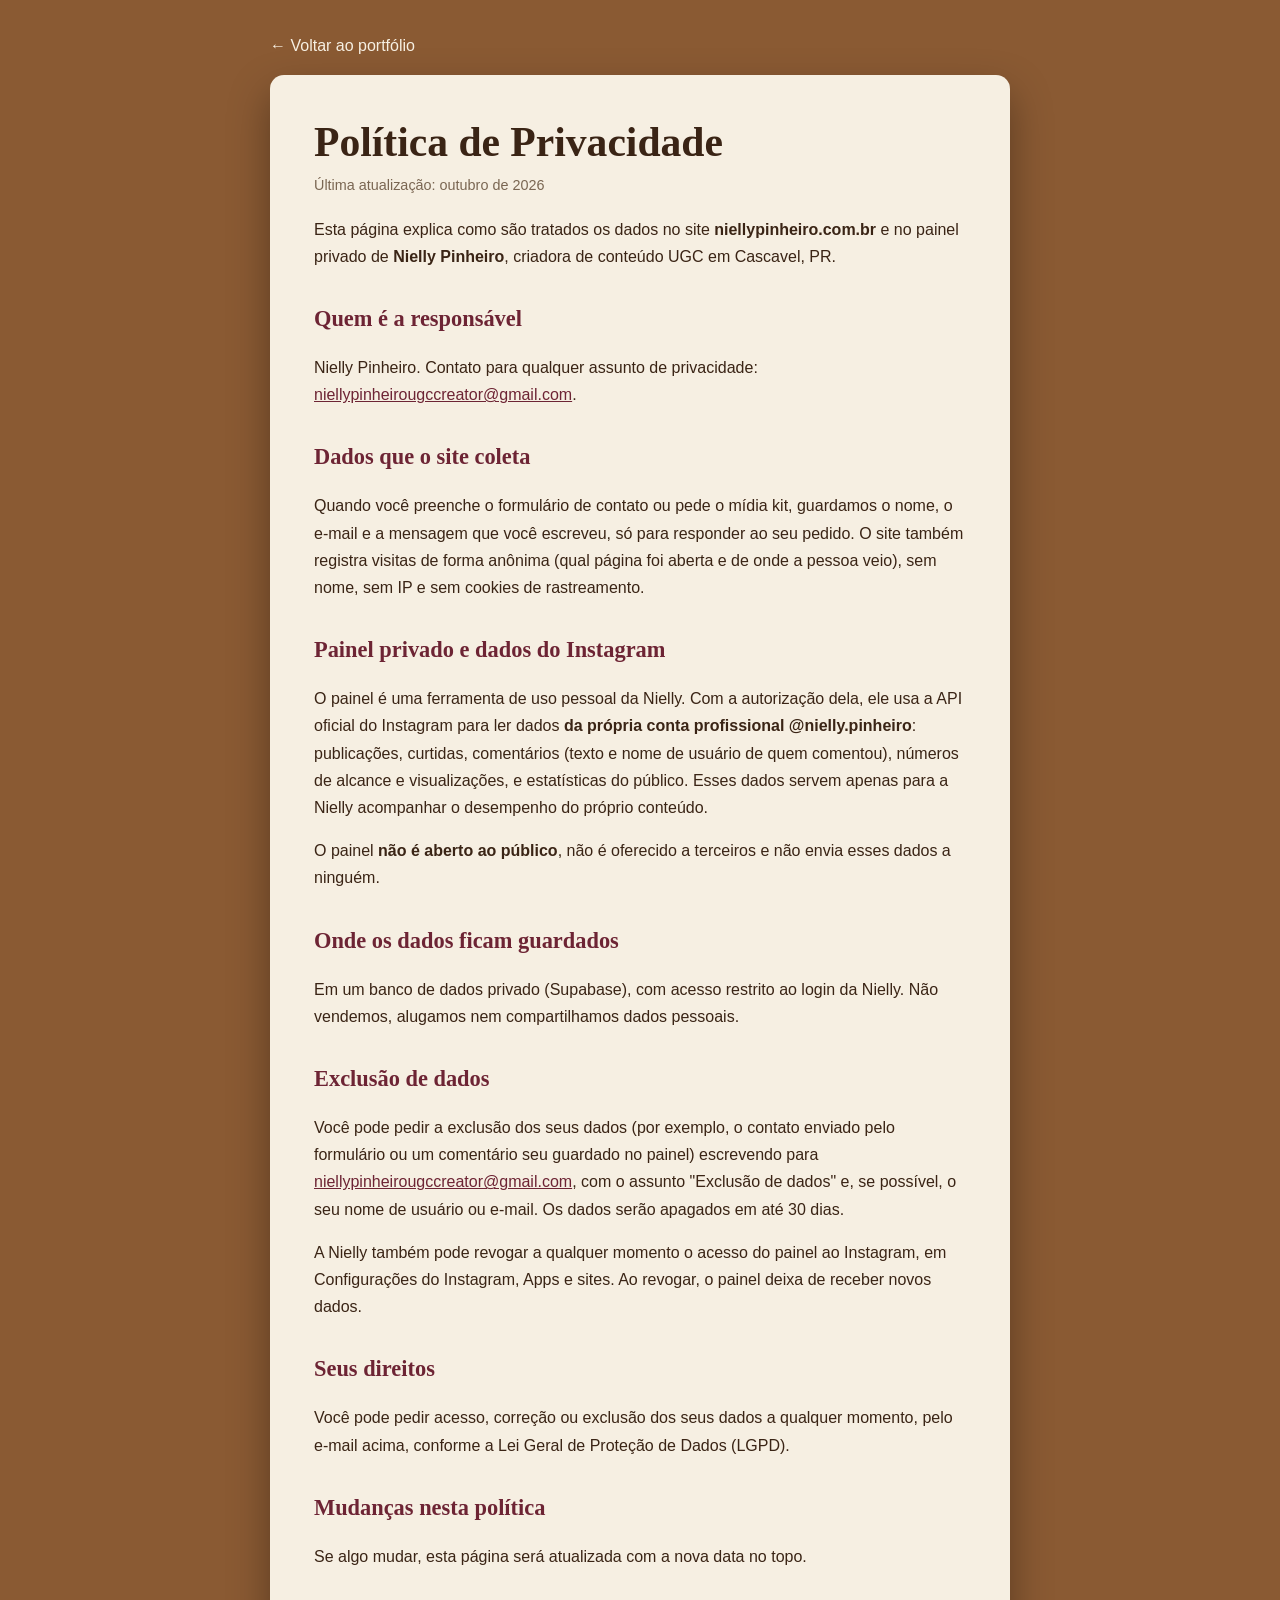
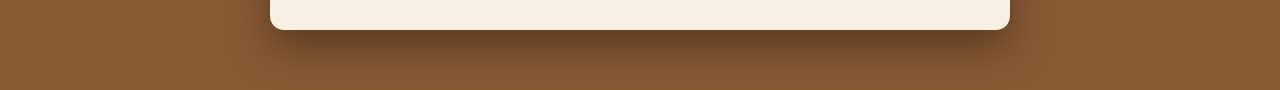
<file: privacidade.html>
<!DOCTYPE html>
<html lang="pt-BR">
<head>
<meta charset="utf-8">
<meta name="viewport" content="width=device-width, initial-scale=1">
<title>Política de Privacidade | Nielly Pinheiro</title>
<meta name="description" content="Política de privacidade e exclusão de dados do site e do painel de Nielly Pinheiro.">
<style>
:root{--couro:#8a5a33;--escuro:#3a2415;--papel:#f6efe2;--bordo:#6d2434;--ouro:#c9a227}
*{box-sizing:border-box}
body{margin:0;font-family:"Helvetica Neue",Arial,sans-serif;line-height:1.7;color:var(--escuro);background:var(--couro)}
main{max-width:780px;margin:0 auto;padding:32px 20px 60px}
.folha{background:var(--papel);border-radius:14px;padding:clamp(22px,5vw,44px);box-shadow:0 18px 40px rgba(0,0,0,.35)}
h1{font-family:Georgia,serif;font-size:clamp(1.9rem,5vw,2.6rem);line-height:1.15;margin:0 0 6px;color:var(--escuro)}
h2{font-family:Georgia,serif;font-size:1.4rem;margin:30px 0 6px;color:var(--bordo)}
p,li{font-size:1rem}
a{color:var(--bordo)}
.data{color:#7a6652;font-size:.9rem;margin:0 0 18px}
.voltar{display:inline-block;margin-bottom:16px;color:var(--papel);text-decoration:none}
</style>
</head>
<body>
<main>
  <a class="voltar" href="/">&larr; Voltar ao portfólio</a>
  <div class="folha">
    <h1>Política de Privacidade</h1>
    <p class="data">Última atualização: outubro de 2026</p>

    <p>Esta página explica como são tratados os dados no site <b>niellypinheiro.com.br</b> e no painel privado de <b>Nielly Pinheiro</b>, criadora de conteúdo UGC em Cascavel, PR.</p>

    <h2>Quem é a responsável</h2>
    <p>Nielly Pinheiro. Contato para qualquer assunto de privacidade: <a href="mailto:niellypinheirougccreator@gmail.com">niellypinheirougccreator@gmail.com</a>.</p>

    <h2>Dados que o site coleta</h2>
    <p>Quando você preenche o formulário de contato ou pede o mídia kit, guardamos o nome, o e-mail e a mensagem que você escreveu, só para responder ao seu pedido. O site também registra visitas de forma anônima (qual página foi aberta e de onde a pessoa veio), sem nome, sem IP e sem cookies de rastreamento.</p>

    <h2>Painel privado e dados do Instagram</h2>
    <p>O painel é uma ferramenta de uso pessoal da Nielly. Com a autorização dela, ele usa a API oficial do Instagram para ler dados <b>da própria conta profissional @nielly.pinheiro</b>: publicações, curtidas, comentários (texto e nome de usuário de quem comentou), números de alcance e visualizações, e estatísticas do público. Esses dados servem apenas para a Nielly acompanhar o desempenho do próprio conteúdo.</p>
    <p>O painel <b>não é aberto ao público</b>, não é oferecido a terceiros e não envia esses dados a ninguém.</p>

    <h2>Onde os dados ficam guardados</h2>
    <p>Em um banco de dados privado (Supabase), com acesso restrito ao login da Nielly. Não vendemos, alugamos nem compartilhamos dados pessoais.</p>

    <h2 id="exclusao">Exclusão de dados</h2>
    <p>Você pode pedir a exclusão dos seus dados (por exemplo, o contato enviado pelo formulário ou um comentário seu guardado no painel) escrevendo para <a href="mailto:niellypinheirougccreator@gmail.com">niellypinheirougccreator@gmail.com</a>, com o assunto "Exclusão de dados" e, se possível, o seu nome de usuário ou e-mail. Os dados serão apagados em até 30 dias.</p>
    <p>A Nielly também pode revogar a qualquer momento o acesso do painel ao Instagram, em Configurações do Instagram, Apps e sites. Ao revogar, o painel deixa de receber novos dados.</p>

    <h2>Seus direitos</h2>
    <p>Você pode pedir acesso, correção ou exclusão dos seus dados a qualquer momento, pelo e-mail acima, conforme a Lei Geral de Proteção de Dados (LGPD).</p>

    <h2>Mudanças nesta política</h2>
    <p>Se algo mudar, esta página será atualizada com a nova data no topo.</p>
  </div>
</main>
</body>
</html>
</file>
